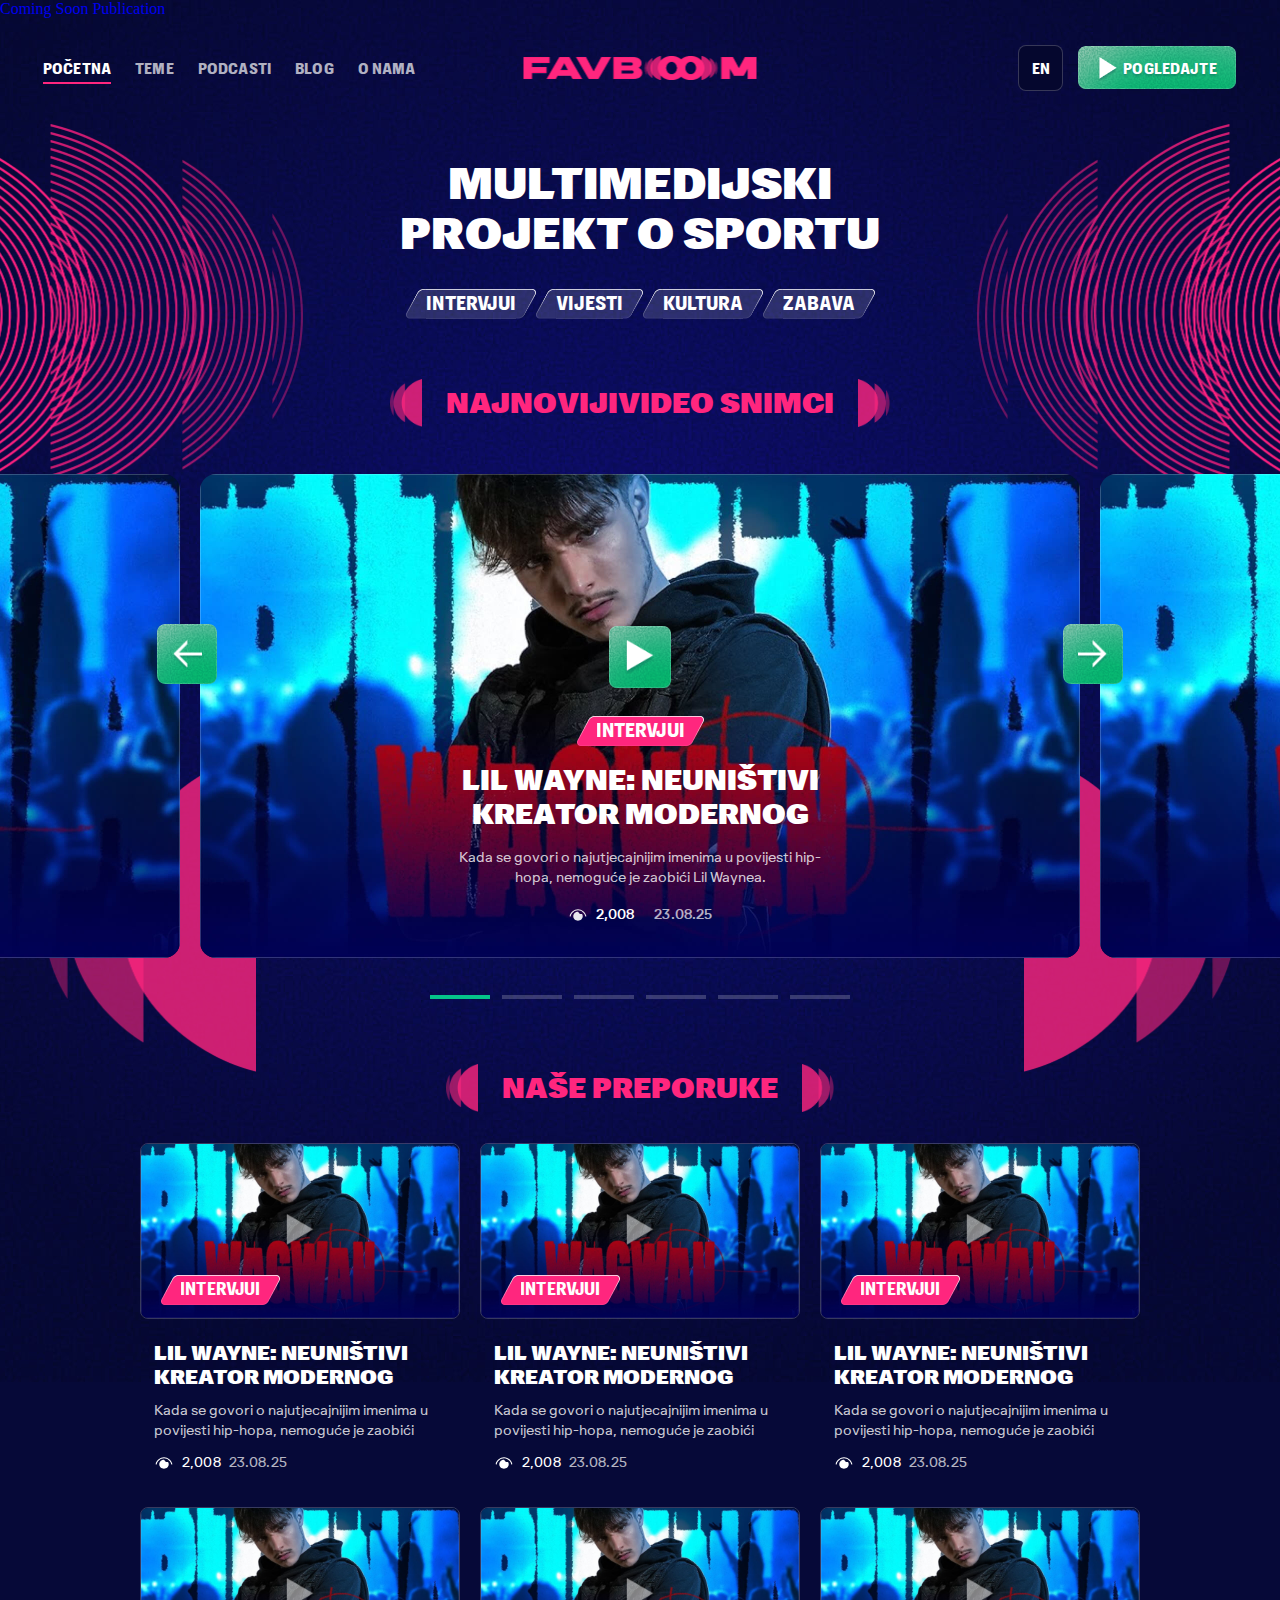
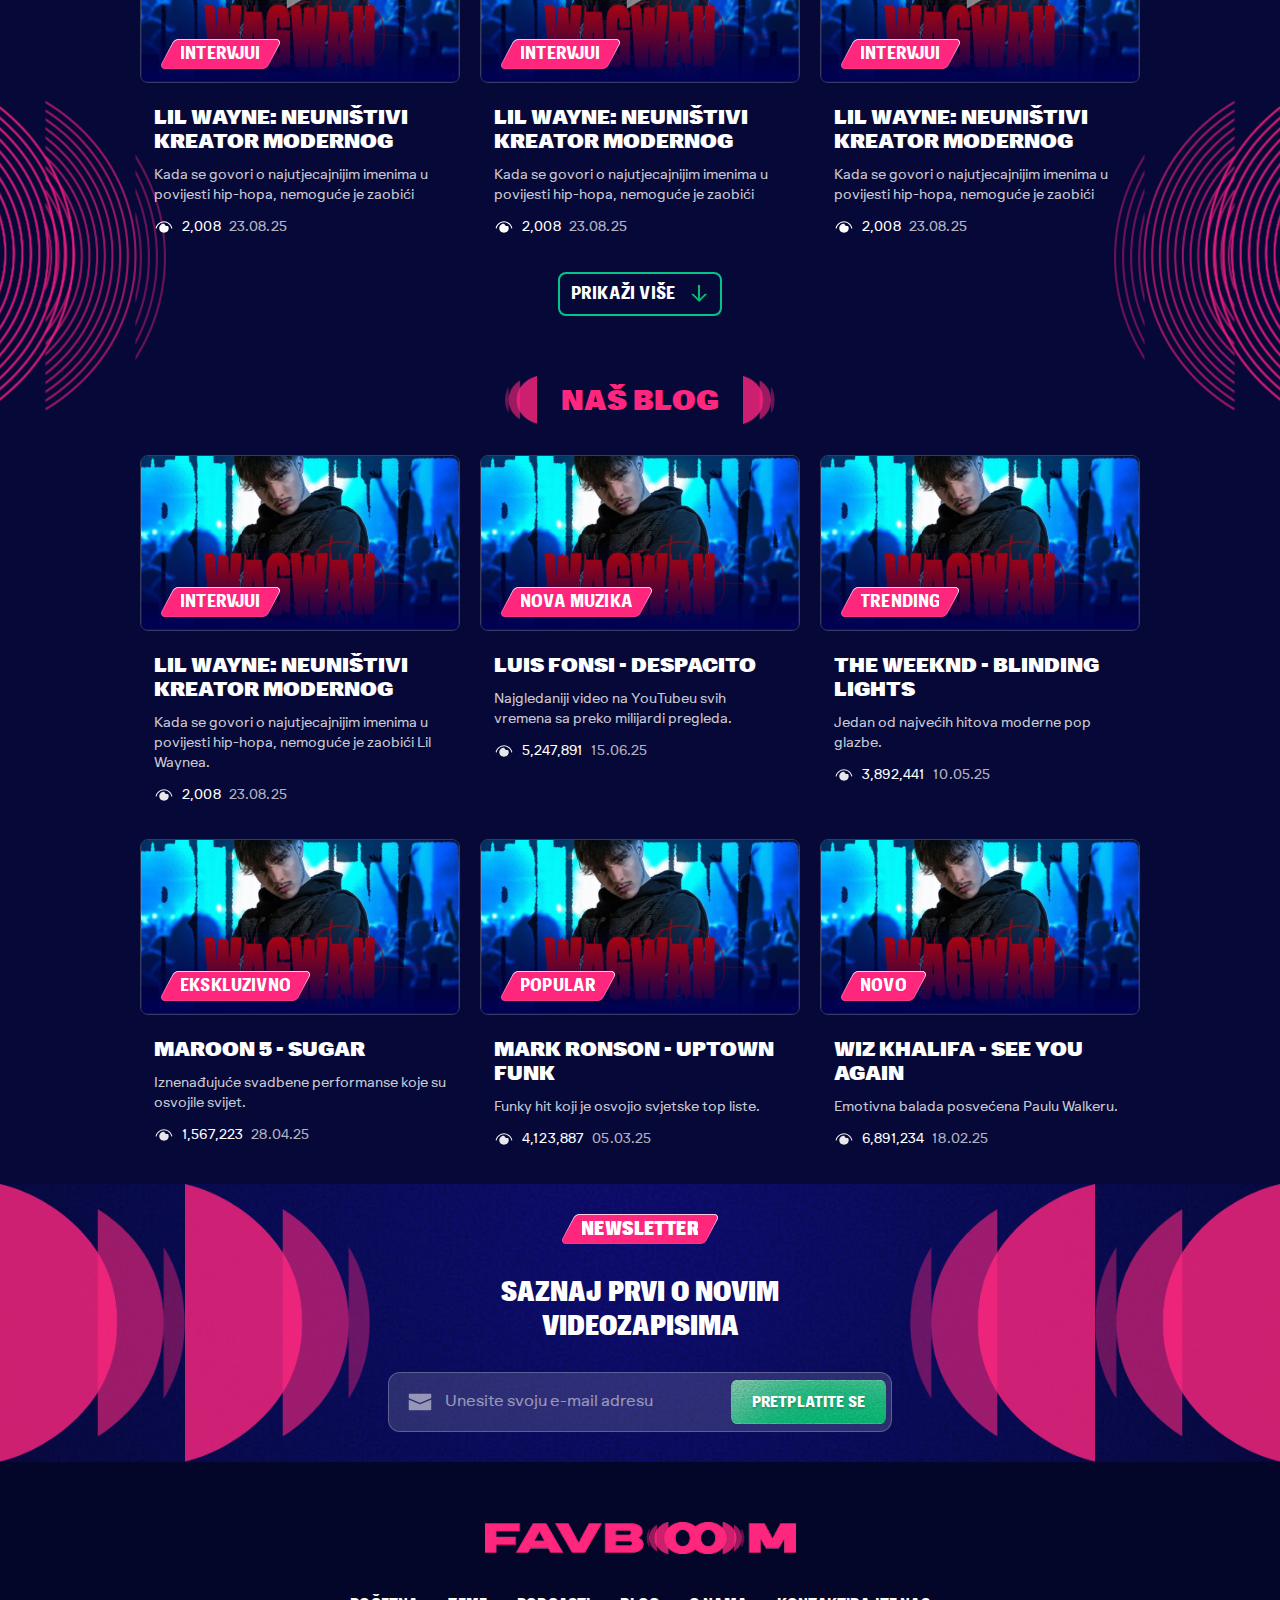
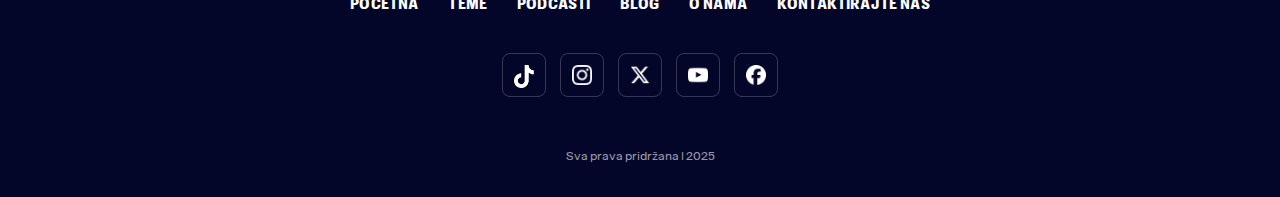
<file: index.html>
<!DOCTYPE html><html lang="ua"><head><meta charset="utf-8"><title>FAVBET</title><meta content="width=device-width, initial-scale=1" name="viewport"><link rel="shortcut icon" href="img/favicon.ico" type="image/x-icon"><link rel="stylesheet" href="css/main.css"></head><body><div class="homePage__bg"></div><div class="header__psevdo"></div><div class="header"><div class="header__test"> <a class="header__test-item" href="commingsoon.html">Coming Soon </a><a class="header__test-item" href="article.html">Publication</a></div><div class="scrolled"></div><div class="container--header"><div class="header__wrapper"><ul class="header__list"> <li class="header__item"><a class="header__item-link" href="index.html">Početna</a></li><li class="header__item"> <a class="header__item-link" href="theme.html">Teme</a></li><li class="header__item"> <a class="header__item-link" href="podcast.html">Podcasti</a></li><li class="header__item"> <a class="header__item-link" href="blog.html">Blog</a></li><li class="header__item"> <a class="header__item-link" href="about.html">O nama</a></li></ul><div class="header__logo"> <img class="header__logo-img" src="img/logo.png" alt="logo"></div><div class="header__buttons"> <div class="header__buttons-lang">EN</div><a class="header__buttons-watch" href="theme.html"> <div class="header__buttons-watch-icon"> <img class="header__buttons-watch-icon-img" src="img/triangle.png" alt="watch-icon"></div><div class="header__buttons-watch-text">Pogledajte</div></a></div><button class="header__burger" aria-label="Menu"><span class="header__burger-line"></span><span class="header__burger-line"></span><span class="header__burger-line"></span></button></div></div><div class="header__mobileMenu"><div class="header__mobileMenu-wrapper"><div class="header__mobileMenu-buttons"> <div class="header__mobileMenu-buttons-lang">EN</div></div><div class="header__mobileMenu-nav"><ul class="header__mobileMenu-list"><li class="header__mobileMenu-item header__mobileMenu-item"><a class="header__mobileMenu-item-link" href="index.html">Početna</a></li><li class="header__mobileMenu-item"><a class="header__mobileMenu-item-link" href="theme.html">Teme</a></li><li class="header__mobileMenu-item"><a class="header__mobileMenu-item-link" href="podcast.html">Podcasti</a></li><li class="header__mobileMenu-item"><a class="header__mobileMenu-item-link" href="blog.html">Blog</a></li><li class="header__mobileMenu-item"><a class="header__mobileMenu-item-link" href="about.html">O nama</a></li><li class="header__mobileMenu-item"><a class="header__mobileMenu-item-link" href="#">Kontaktirajte nas</a></li></ul></div><a class="header__mobileMenu-watch" href="theme.html"> <div class="header__mobileMenu-watch-icon"> <img class="header__mobileMenu-watch-icon-img" src="img/triangle.png" alt="watch-icon"></div><div class="header__mobileMenu-watch-text">Pogledajte</div></a><ul class="header__mobileMenu-socials"><li class="header__mobileMenu-socials-item"><a class="header__mobileMenu-socials-item-link" href="#"><img class="header__mobileMenu-socials-item-img" src="img/Socials/icon-tiktok.png" alt="facebook"></a></li><li class="header__mobileMenu-socials-item"><a class="header__mobileMenu-socials-item-link" href="#"><img class="header__mobileMenu-socials-item-img" src="img/Socials/icon-instagram.png" alt="facebook"></a></li><li class="header__mobileMenu-socials-item"><a class="header__mobileMenu-socials-item-link" href="#"><img class="header__mobileMenu-socials-item-img" src="img/Socials/icon-x.png" alt="facebook"></a></li><li class="header__mobileMenu-socials-item"><a class="header__mobileMenu-socials-item-link" href="#"><img class="header__mobileMenu-socials-item-img" src="img/Socials/icon-youtube.png" alt="instagram"></a></li><li class="header__mobileMenu-socials-item"><a class="header__mobileMenu-socials-item-link" href="#"><img class="header__mobileMenu-socials-item-img" src="img/Socials/icon-facebook.png" alt="twitter"></a></li></ul></div></div></div><div class="homePage"><div class="container--homePage"><div class="homePage__wrapper"><div class="homePage__greeting"><h1 class="homePage__greeting-title">Multimedijski <br>projekt o sportu</h1><div class="homePage__greeting-tags"> <div class="homePage__greeting-tags-topLine"><div class="homePage__greeting-tags-item">Intervjui</div><div class="homePage__greeting-tags-item">vijesti</div></div><div class="homePage__greeting-tags-botLine"><div class="homePage__greeting-tags-item">kultura</div><div class="homePage__greeting-tags-item">zabava</div></div></div></div></div></div><div class="boxTitle"> <div class="boxTitle__decoration-left"><img src="img/header/mobile-menu-decoration-left.png" alt="decoration"></div><h2 class="boxTitle__text"> <p>Najnoviji</p><p>video snimci</p></h2><div class="boxTitle__decoration-right"><img src="img/header/mobile-menu-decoration-right.png" alt="decoration"></div></div><section class="slider"><div class="slider__container"><div class="slider__wrapper"><div class="slider__track"><div class="slider__item" data-index="0"><div class="slider__item-inner"><div class="slider__video"><img class="slider__video-bg" src="img/slider/img-slide.jpg" alt="Video Preview"><button class="slider__play-btn"><img class="slider__play-btn-img" src="img/triangle.png" alt="play"></button></div><div class="slider__content"><div class="slider__tag">INTERVJUI</div><h2 class="slider__title">Lil Wayne: Neuništivi kreator modernog</h2><p class="slider__description">Kada se govori o najutjecajnijim imenima u povijesti hip-hopa, nemoguće je zaobići Lil Waynea.</p><div class="slider__meta"><div class="slider__views"><svg class="slider__views-icon" xmlns="http://www.w3.org/2000/svg" width="20" height="20" viewBox="0 0 20 20" fill="none"><path d="M14.2158 9.30206C14.549 9.92706 14.7212 10.5989 14.7212 11.3021C14.7212 13.7448 12.605 15.7291 10.0001 15.7291C7.39513 15.7291 5.27896 13.7448 5.27896 11.3021C5.27896 8.85935 7.39513 6.87498 10.0001 6.87498C10.039 6.87498 10.1334 6.87498 10.2334 6.90623C10.4222 6.96352 10.5611 7.11456 10.5999 7.29685C10.8332 8.34373 11.8274 9.10935 12.9716 9.10935C13.1827 9.10935 13.3882 9.08331 13.5659 9.03644C13.827 8.96873 14.0936 9.08331 14.2158 9.30206ZM10.0001 4.27081C6.20097 4.27081 2.30743 7.39581 1.67424 10.9531C1.62425 11.2344 1.82976 11.5052 2.12969 11.5521C2.42962 11.5989 2.71844 11.4062 2.76843 11.125C3.26276 8.38019 6.45646 5.31248 10.0001 5.31248C13.5437 5.31248 16.7374 8.38019 17.2262 11.125C17.2706 11.3802 17.5094 11.5625 17.776 11.5625C17.8038 11.5625 17.8371 11.5625 17.8705 11.5573C18.1704 11.5104 18.3759 11.2396 18.3259 10.9583C17.6927 7.39581 13.7992 4.27081 10.0001 4.27081Z" fill="white"></path></svg><span class="slider__views-count">2,008</span></div><div class="slider__date">23.08.25</div></div></div></div></div><div class="slider__item" data-index="1"><div class="slider__item-inner"><div class="slider__video"><img class="slider__video-bg" src="img/slider/img-slide.jpg" alt="Video Preview"><button class="slider__play-btn"><img class="slider__play-btn-img" src="img/triangle.png" alt="play"></button></div><div class="slider__content"><div class="slider__tag">NOVA MUZIKA</div><h2 class="slider__title">LUIS FONSI - DESPACITO</h2><p class="slider__description">Najgledaniji video na YouTubeu svih vremena sa preko milijardi pregleda.</p><div class="slider__meta"><div class="slider__views"><svg class="slider__views-icon" xmlns="http://www.w3.org/2000/svg" width="20" height="20" viewBox="0 0 20 20" fill="none"><path d="M14.2158 9.30206C14.549 9.92706 14.7212 10.5989 14.7212 11.3021C14.7212 13.7448 12.605 15.7291 10.0001 15.7291C7.39513 15.7291 5.27896 13.7448 5.27896 11.3021C5.27896 8.85935 7.39513 6.87498 10.0001 6.87498C10.039 6.87498 10.1334 6.87498 10.2334 6.90623C10.4222 6.96352 10.5611 7.11456 10.5999 7.29685C10.8332 8.34373 11.8274 9.10935 12.9716 9.10935C13.1827 9.10935 13.3882 9.08331 13.5659 9.03644C13.827 8.96873 14.0936 9.08331 14.2158 9.30206ZM10.0001 4.27081C6.20097 4.27081 2.30743 7.39581 1.67424 10.9531C1.62425 11.2344 1.82976 11.5052 2.12969 11.5521C2.42962 11.5989 2.71844 11.4062 2.76843 11.125C3.26276 8.38019 6.45646 5.31248 10.0001 5.31248C13.5437 5.31248 16.7374 8.38019 17.2262 11.125C17.2706 11.3802 17.5094 11.5625 17.776 11.5625C17.8038 11.5625 17.8371 11.5625 17.8705 11.5573C18.1704 11.5104 18.3759 11.2396 18.3259 10.9583C17.6927 7.39581 13.7992 4.27081 10.0001 4.27081Z" fill="white"></path></svg><span class="slider__views-count">5,247,891</span></div><div class="slider__date">15.06.25</div></div></div></div></div><div class="slider__item" data-index="2"><div class="slider__item-inner"><div class="slider__video"><img class="slider__video-bg" src="img/slider/img-slide.jpg" alt="Video Preview"><button class="slider__play-btn"><img class="slider__play-btn-img" src="img/triangle.png" alt="play"></button></div><div class="slider__content"><div class="slider__tag">TRENDING</div><h2 class="slider__title">THE WEEKND - BLINDING LIGHTS</h2><p class="slider__description">Jedan od najvećih hitova moderne pop glazbe.</p><div class="slider__meta"><div class="slider__views"><svg class="slider__views-icon" xmlns="http://www.w3.org/2000/svg" width="20" height="20" viewBox="0 0 20 20" fill="none"><path d="M14.2158 9.30206C14.549 9.92706 14.7212 10.5989 14.7212 11.3021C14.7212 13.7448 12.605 15.7291 10.0001 15.7291C7.39513 15.7291 5.27896 13.7448 5.27896 11.3021C5.27896 8.85935 7.39513 6.87498 10.0001 6.87498C10.039 6.87498 10.1334 6.87498 10.2334 6.90623C10.4222 6.96352 10.5611 7.11456 10.5999 7.29685C10.8332 8.34373 11.8274 9.10935 12.9716 9.10935C13.1827 9.10935 13.3882 9.08331 13.5659 9.03644C13.827 8.96873 14.0936 9.08331 14.2158 9.30206ZM10.0001 4.27081C6.20097 4.27081 2.30743 7.39581 1.67424 10.9531C1.62425 11.2344 1.82976 11.5052 2.12969 11.5521C2.42962 11.5989 2.71844 11.4062 2.76843 11.125C3.26276 8.38019 6.45646 5.31248 10.0001 5.31248C13.5437 5.31248 16.7374 8.38019 17.2262 11.125C17.2706 11.3802 17.5094 11.5625 17.776 11.5625C17.8038 11.5625 17.8371 11.5625 17.8705 11.5573C18.1704 11.5104 18.3759 11.2396 18.3259 10.9583C17.6927 7.39581 13.7992 4.27081 10.0001 4.27081Z" fill="white"></path></svg><span class="slider__views-count">3,892,441</span></div><div class="slider__date">10.05.25</div></div></div></div></div><div class="slider__item" data-index="3"><div class="slider__item-inner"><div class="slider__video"><img class="slider__video-bg" src="img/slider/img-slide.jpg" alt="Video Preview"><button class="slider__play-btn"><img class="slider__play-btn-img" src="img/triangle.png" alt="play"></button></div><div class="slider__content"><div class="slider__tag">EKSKLUZIVNO</div><h2 class="slider__title">MAROON 5 - SUGAR</h2><p class="slider__description">Iznenađujuće svadbene performanse koje su osvojile svijet.</p><div class="slider__meta"><div class="slider__views"><svg class="slider__views-icon" xmlns="http://www.w3.org/2000/svg" width="20" height="20" viewBox="0 0 20 20" fill="none"><path d="M14.2158 9.30206C14.549 9.92706 14.7212 10.5989 14.7212 11.3021C14.7212 13.7448 12.605 15.7291 10.0001 15.7291C7.39513 15.7291 5.27896 13.7448 5.27896 11.3021C5.27896 8.85935 7.39513 6.87498 10.0001 6.87498C10.039 6.87498 10.1334 6.87498 10.2334 6.90623C10.4222 6.96352 10.5611 7.11456 10.5999 7.29685C10.8332 8.34373 11.8274 9.10935 12.9716 9.10935C13.1827 9.10935 13.3882 9.08331 13.5659 9.03644C13.827 8.96873 14.0936 9.08331 14.2158 9.30206ZM10.0001 4.27081C6.20097 4.27081 2.30743 7.39581 1.67424 10.9531C1.62425 11.2344 1.82976 11.5052 2.12969 11.5521C2.42962 11.5989 2.71844 11.4062 2.76843 11.125C3.26276 8.38019 6.45646 5.31248 10.0001 5.31248C13.5437 5.31248 16.7374 8.38019 17.2262 11.125C17.2706 11.3802 17.5094 11.5625 17.776 11.5625C17.8038 11.5625 17.8371 11.5625 17.8705 11.5573C18.1704 11.5104 18.3759 11.2396 18.3259 10.9583C17.6927 7.39581 13.7992 4.27081 10.0001 4.27081Z" fill="white"></path></svg><span class="slider__views-count">1,567,223</span></div><div class="slider__date">28.04.25</div></div></div></div></div><div class="slider__item" data-index="4"><div class="slider__item-inner"><div class="slider__video"><img class="slider__video-bg" src="img/slider/img-slide.jpg" alt="Video Preview"><button class="slider__play-btn"><img class="slider__play-btn-img" src="img/triangle.png" alt="play"></button></div><div class="slider__content"><div class="slider__tag">POPULAR</div><h2 class="slider__title">MARK RONSON - UPTOWN FUNK</h2><p class="slider__description">Funky hit koji je osvojio svjetske top liste.</p><div class="slider__meta"><div class="slider__views"><svg class="slider__views-icon" xmlns="http://www.w3.org/2000/svg" width="20" height="20" viewBox="0 0 20 20" fill="none"><path d="M14.2158 9.30206C14.549 9.92706 14.7212 10.5989 14.7212 11.3021C14.7212 13.7448 12.605 15.7291 10.0001 15.7291C7.39513 15.7291 5.27896 13.7448 5.27896 11.3021C5.27896 8.85935 7.39513 6.87498 10.0001 6.87498C10.039 6.87498 10.1334 6.87498 10.2334 6.90623C10.4222 6.96352 10.5611 7.11456 10.5999 7.29685C10.8332 8.34373 11.8274 9.10935 12.9716 9.10935C13.1827 9.10935 13.3882 9.08331 13.5659 9.03644C13.827 8.96873 14.0936 9.08331 14.2158 9.30206ZM10.0001 4.27081C6.20097 4.27081 2.30743 7.39581 1.67424 10.9531C1.62425 11.2344 1.82976 11.5052 2.12969 11.5521C2.42962 11.5989 2.71844 11.4062 2.76843 11.125C3.26276 8.38019 6.45646 5.31248 10.0001 5.31248C13.5437 5.31248 16.7374 8.38019 17.2262 11.125C17.2706 11.3802 17.5094 11.5625 17.776 11.5625C17.8038 11.5625 17.8371 11.5625 17.8705 11.5573C18.1704 11.5104 18.3759 11.2396 18.3259 10.9583C17.6927 7.39581 13.7992 4.27081 10.0001 4.27081Z" fill="white"></path></svg><span class="slider__views-count">4,123,887</span></div><div class="slider__date">05.03.25</div></div></div></div></div><div class="slider__item" data-index="5"><div class="slider__item-inner"><div class="slider__video"><img class="slider__video-bg" src="img/slider/img-slide.jpg" alt="Video Preview"><button class="slider__play-btn"><img class="slider__play-btn-img" src="img/triangle.png" alt="play"></button></div><div class="slider__content"><div class="slider__tag">NOVO</div><h2 class="slider__title">WIZ KHALIFA - SEE YOU AGAIN</h2><p class="slider__description">Emotivna balada posvećena Paulu Walkeru.</p><div class="slider__meta"><div class="slider__views"><svg class="slider__views-icon" xmlns="http://www.w3.org/2000/svg" width="20" height="20" viewBox="0 0 20 20" fill="none"><path d="M14.2158 9.30206C14.549 9.92706 14.7212 10.5989 14.7212 11.3021C14.7212 13.7448 12.605 15.7291 10.0001 15.7291C7.39513 15.7291 5.27896 13.7448 5.27896 11.3021C5.27896 8.85935 7.39513 6.87498 10.0001 6.87498C10.039 6.87498 10.1334 6.87498 10.2334 6.90623C10.4222 6.96352 10.5611 7.11456 10.5999 7.29685C10.8332 8.34373 11.8274 9.10935 12.9716 9.10935C13.1827 9.10935 13.3882 9.08331 13.5659 9.03644C13.827 8.96873 14.0936 9.08331 14.2158 9.30206ZM10.0001 4.27081C6.20097 4.27081 2.30743 7.39581 1.67424 10.9531C1.62425 11.2344 1.82976 11.5052 2.12969 11.5521C2.42962 11.5989 2.71844 11.4062 2.76843 11.125C3.26276 8.38019 6.45646 5.31248 10.0001 5.31248C13.5437 5.31248 16.7374 8.38019 17.2262 11.125C17.2706 11.3802 17.5094 11.5625 17.776 11.5625C17.8038 11.5625 17.8371 11.5625 17.8705 11.5573C18.1704 11.5104 18.3759 11.2396 18.3259 10.9583C17.6927 7.39581 13.7992 4.27081 10.0001 4.27081Z" fill="white"></path></svg><span class="slider__views-count">6,891,234</span></div><div class="slider__date">18.02.25</div></div></div></div></div><button class="slider__arrow slider__arrow--prev" aria-label="Previous slide"><img class="slider__arrow-img" src="img/slider/button-arrow.png" alt="Previous slide"></button><button class="slider__arrow slider__arrow--next" aria-label="Next slide"><img class="slider__arrow-img" src="img/slider/button-arrow.png" alt="Next slide"></button></div></div><div class="slider__pagination"><button class="slider__pagination-arrow slider__pagination-arrow--prev" aria-label="Previous slide"><img class="slider__pagination-arrow-img" src="img/slider/arrow-mob.png" alt="Previous slide"></button><div class="slider__pagination-dots"></div><button class="slider__pagination-arrow slider__pagination-arrow--next" aria-label="Next slide"><img class="slider__pagination-arrow-img" src="img/slider/arrow-mob.png" alt="Next slide"></button></div></div></section><div class="boxTitle"> <div class="boxTitle__decoration-left"><img src="img/header/mobile-menu-decoration-left.png" alt="decoration"></div><h2 class="boxTitle__text"> <p>Naše preporuke</p><p></p></h2><div class="boxTitle__decoration-right"><img src="img/header/mobile-menu-decoration-right.png" alt="decoration"></div></div><section class="videoList"><div class="container--videoList"><div class="videoList__grid"><div class="videoList__item"><div class="videoList__video"><img class="videoList__video-bg" src="img/slider/img-slide.jpg" alt="Video Preview"><button class="videoList__play-btn"><img class="videoList__play-btn-img" src="img/triangle.png" alt="play"></button></div><div class="videoList__tag">INTERVJUI</div><div class="videoList__content"><h3 class="videoList__title-item">Lil Wayne: Neuništivi kreator modernog</h3><p class="videoList__description">Kada se govori o najutjecajnijim imenima u povijesti hip-hopa, nemoguće je zaobići </p><div class="videoList__meta"><div class="videoList__views"><svg class="videoList__views-icon" xmlns="http://www.w3.org/2000/svg" width="20" height="20" viewBox="0 0 20 20" fill="none"><path d="M14.2158 9.30206C14.549 9.92706 14.7212 10.5989 14.7212 11.3021C14.7212 13.7448 12.605 15.7291 10.0001 15.7291C7.39513 15.7291 5.27896 13.7448 5.27896 11.3021C5.27896 8.85935 7.39513 6.87498 10.0001 6.87498C10.039 6.87498 10.1334 6.87498 10.2334 6.90623C10.4222 6.96352 10.5611 7.11456 10.5999 7.29685C10.8332 8.34373 11.8274 9.10935 12.9716 9.10935C13.1827 9.10935 13.3882 9.08331 13.5659 9.03644C13.827 8.96873 14.0936 9.08331 14.2158 9.30206ZM10.0001 4.27081C6.20097 4.27081 2.30743 7.39581 1.67424 10.9531C1.62425 11.2344 1.82976 11.5052 2.12969 11.5521C2.42962 11.5989 2.71844 11.4062 2.76843 11.125C3.26276 8.38019 6.45646 5.31248 10.0001 5.31248C13.5437 5.31248 16.7374 8.38019 17.2262 11.125C17.2706 11.3802 17.5094 11.5625 17.776 11.5625C17.8038 11.5625 17.8371 11.5625 17.8705 11.5573C18.1704 11.5104 18.3759 11.2396 18.3259 10.9583C17.6927 7.39581 13.7992 4.27081 10.0001 4.27081Z" fill="white"></path></svg><span class="videoList__views-count">2,008</span></div><div class="videoList__date">23.08.25</div></div></div></div><div class="videoList__item"><div class="videoList__video"><img class="videoList__video-bg" src="img/slider/img-slide.jpg" alt="Video Preview"><button class="videoList__play-btn"><img class="videoList__play-btn-img" src="img/triangle.png" alt="play"></button></div><div class="videoList__tag">INTERVJUI</div><div class="videoList__content"><h3 class="videoList__title-item">Lil Wayne: Neuništivi kreator modernog</h3><p class="videoList__description">Kada se govori o najutjecajnijim imenima u povijesti hip-hopa, nemoguće je zaobići </p><div class="videoList__meta"><div class="videoList__views"><svg class="videoList__views-icon" xmlns="http://www.w3.org/2000/svg" width="20" height="20" viewBox="0 0 20 20" fill="none"><path d="M14.2158 9.30206C14.549 9.92706 14.7212 10.5989 14.7212 11.3021C14.7212 13.7448 12.605 15.7291 10.0001 15.7291C7.39513 15.7291 5.27896 13.7448 5.27896 11.3021C5.27896 8.85935 7.39513 6.87498 10.0001 6.87498C10.039 6.87498 10.1334 6.87498 10.2334 6.90623C10.4222 6.96352 10.5611 7.11456 10.5999 7.29685C10.8332 8.34373 11.8274 9.10935 12.9716 9.10935C13.1827 9.10935 13.3882 9.08331 13.5659 9.03644C13.827 8.96873 14.0936 9.08331 14.2158 9.30206ZM10.0001 4.27081C6.20097 4.27081 2.30743 7.39581 1.67424 10.9531C1.62425 11.2344 1.82976 11.5052 2.12969 11.5521C2.42962 11.5989 2.71844 11.4062 2.76843 11.125C3.26276 8.38019 6.45646 5.31248 10.0001 5.31248C13.5437 5.31248 16.7374 8.38019 17.2262 11.125C17.2706 11.3802 17.5094 11.5625 17.776 11.5625C17.8038 11.5625 17.8371 11.5625 17.8705 11.5573C18.1704 11.5104 18.3759 11.2396 18.3259 10.9583C17.6927 7.39581 13.7992 4.27081 10.0001 4.27081Z" fill="white"></path></svg><span class="videoList__views-count">2,008</span></div><div class="videoList__date">23.08.25</div></div></div></div><div class="videoList__item"><div class="videoList__video"><img class="videoList__video-bg" src="img/slider/img-slide.jpg" alt="Video Preview"><button class="videoList__play-btn"><img class="videoList__play-btn-img" src="img/triangle.png" alt="play"></button></div><div class="videoList__tag">INTERVJUI</div><div class="videoList__content"><h3 class="videoList__title-item">Lil Wayne: Neuništivi kreator modernog</h3><p class="videoList__description">Kada se govori o najutjecajnijim imenima u povijesti hip-hopa, nemoguće je zaobići </p><div class="videoList__meta"><div class="videoList__views"><svg class="videoList__views-icon" xmlns="http://www.w3.org/2000/svg" width="20" height="20" viewBox="0 0 20 20" fill="none"><path d="M14.2158 9.30206C14.549 9.92706 14.7212 10.5989 14.7212 11.3021C14.7212 13.7448 12.605 15.7291 10.0001 15.7291C7.39513 15.7291 5.27896 13.7448 5.27896 11.3021C5.27896 8.85935 7.39513 6.87498 10.0001 6.87498C10.039 6.87498 10.1334 6.87498 10.2334 6.90623C10.4222 6.96352 10.5611 7.11456 10.5999 7.29685C10.8332 8.34373 11.8274 9.10935 12.9716 9.10935C13.1827 9.10935 13.3882 9.08331 13.5659 9.03644C13.827 8.96873 14.0936 9.08331 14.2158 9.30206ZM10.0001 4.27081C6.20097 4.27081 2.30743 7.39581 1.67424 10.9531C1.62425 11.2344 1.82976 11.5052 2.12969 11.5521C2.42962 11.5989 2.71844 11.4062 2.76843 11.125C3.26276 8.38019 6.45646 5.31248 10.0001 5.31248C13.5437 5.31248 16.7374 8.38019 17.2262 11.125C17.2706 11.3802 17.5094 11.5625 17.776 11.5625C17.8038 11.5625 17.8371 11.5625 17.8705 11.5573C18.1704 11.5104 18.3759 11.2396 18.3259 10.9583C17.6927 7.39581 13.7992 4.27081 10.0001 4.27081Z" fill="white"></path></svg><span class="videoList__views-count">2,008</span></div><div class="videoList__date">23.08.25</div></div></div></div><div class="videoList__item"><div class="videoList__video"><img class="videoList__video-bg" src="img/slider/img-slide.jpg" alt="Video Preview"><button class="videoList__play-btn"><img class="videoList__play-btn-img" src="img/triangle.png" alt="play"></button></div><div class="videoList__tag">INTERVJUI</div><div class="videoList__content"><h3 class="videoList__title-item">Lil Wayne: Neuništivi kreator modernog</h3><p class="videoList__description">Kada se govori o najutjecajnijim imenima u povijesti hip-hopa, nemoguće je zaobići </p><div class="videoList__meta"><div class="videoList__views"><svg class="videoList__views-icon" xmlns="http://www.w3.org/2000/svg" width="20" height="20" viewBox="0 0 20 20" fill="none"><path d="M14.2158 9.30206C14.549 9.92706 14.7212 10.5989 14.7212 11.3021C14.7212 13.7448 12.605 15.7291 10.0001 15.7291C7.39513 15.7291 5.27896 13.7448 5.27896 11.3021C5.27896 8.85935 7.39513 6.87498 10.0001 6.87498C10.039 6.87498 10.1334 6.87498 10.2334 6.90623C10.4222 6.96352 10.5611 7.11456 10.5999 7.29685C10.8332 8.34373 11.8274 9.10935 12.9716 9.10935C13.1827 9.10935 13.3882 9.08331 13.5659 9.03644C13.827 8.96873 14.0936 9.08331 14.2158 9.30206ZM10.0001 4.27081C6.20097 4.27081 2.30743 7.39581 1.67424 10.9531C1.62425 11.2344 1.82976 11.5052 2.12969 11.5521C2.42962 11.5989 2.71844 11.4062 2.76843 11.125C3.26276 8.38019 6.45646 5.31248 10.0001 5.31248C13.5437 5.31248 16.7374 8.38019 17.2262 11.125C17.2706 11.3802 17.5094 11.5625 17.776 11.5625C17.8038 11.5625 17.8371 11.5625 17.8705 11.5573C18.1704 11.5104 18.3759 11.2396 18.3259 10.9583C17.6927 7.39581 13.7992 4.27081 10.0001 4.27081Z" fill="white"></path></svg><span class="videoList__views-count">2,008</span></div><div class="videoList__date">23.08.25</div></div></div></div><div class="videoList__item"><div class="videoList__video"><img class="videoList__video-bg" src="img/slider/img-slide.jpg" alt="Video Preview"><button class="videoList__play-btn"><img class="videoList__play-btn-img" src="img/triangle.png" alt="play"></button></div><div class="videoList__tag">INTERVJUI</div><div class="videoList__content"><h3 class="videoList__title-item">Lil Wayne: Neuništivi kreator modernog</h3><p class="videoList__description">Kada se govori o najutjecajnijim imenima u povijesti hip-hopa, nemoguće je zaobići </p><div class="videoList__meta"><div class="videoList__views"><svg class="videoList__views-icon" xmlns="http://www.w3.org/2000/svg" width="20" height="20" viewBox="0 0 20 20" fill="none"><path d="M14.2158 9.30206C14.549 9.92706 14.7212 10.5989 14.7212 11.3021C14.7212 13.7448 12.605 15.7291 10.0001 15.7291C7.39513 15.7291 5.27896 13.7448 5.27896 11.3021C5.27896 8.85935 7.39513 6.87498 10.0001 6.87498C10.039 6.87498 10.1334 6.87498 10.2334 6.90623C10.4222 6.96352 10.5611 7.11456 10.5999 7.29685C10.8332 8.34373 11.8274 9.10935 12.9716 9.10935C13.1827 9.10935 13.3882 9.08331 13.5659 9.03644C13.827 8.96873 14.0936 9.08331 14.2158 9.30206ZM10.0001 4.27081C6.20097 4.27081 2.30743 7.39581 1.67424 10.9531C1.62425 11.2344 1.82976 11.5052 2.12969 11.5521C2.42962 11.5989 2.71844 11.4062 2.76843 11.125C3.26276 8.38019 6.45646 5.31248 10.0001 5.31248C13.5437 5.31248 16.7374 8.38019 17.2262 11.125C17.2706 11.3802 17.5094 11.5625 17.776 11.5625C17.8038 11.5625 17.8371 11.5625 17.8705 11.5573C18.1704 11.5104 18.3759 11.2396 18.3259 10.9583C17.6927 7.39581 13.7992 4.27081 10.0001 4.27081Z" fill="white"></path></svg><span class="videoList__views-count">2,008</span></div><div class="videoList__date">23.08.25</div></div></div></div><div class="videoList__item"><div class="videoList__video"><img class="videoList__video-bg" src="img/slider/img-slide.jpg" alt="Video Preview"><button class="videoList__play-btn"><img class="videoList__play-btn-img" src="img/triangle.png" alt="play"></button></div><div class="videoList__tag">INTERVJUI</div><div class="videoList__content"><h3 class="videoList__title-item">Lil Wayne: Neuništivi kreator modernog</h3><p class="videoList__description">Kada se govori o najutjecajnijim imenima u povijesti hip-hopa, nemoguće je zaobići </p><div class="videoList__meta"><div class="videoList__views"><svg class="videoList__views-icon" xmlns="http://www.w3.org/2000/svg" width="20" height="20" viewBox="0 0 20 20" fill="none"><path d="M14.2158 9.30206C14.549 9.92706 14.7212 10.5989 14.7212 11.3021C14.7212 13.7448 12.605 15.7291 10.0001 15.7291C7.39513 15.7291 5.27896 13.7448 5.27896 11.3021C5.27896 8.85935 7.39513 6.87498 10.0001 6.87498C10.039 6.87498 10.1334 6.87498 10.2334 6.90623C10.4222 6.96352 10.5611 7.11456 10.5999 7.29685C10.8332 8.34373 11.8274 9.10935 12.9716 9.10935C13.1827 9.10935 13.3882 9.08331 13.5659 9.03644C13.827 8.96873 14.0936 9.08331 14.2158 9.30206ZM10.0001 4.27081C6.20097 4.27081 2.30743 7.39581 1.67424 10.9531C1.62425 11.2344 1.82976 11.5052 2.12969 11.5521C2.42962 11.5989 2.71844 11.4062 2.76843 11.125C3.26276 8.38019 6.45646 5.31248 10.0001 5.31248C13.5437 5.31248 16.7374 8.38019 17.2262 11.125C17.2706 11.3802 17.5094 11.5625 17.776 11.5625C17.8038 11.5625 17.8371 11.5625 17.8705 11.5573C18.1704 11.5104 18.3759 11.2396 18.3259 10.9583C17.6927 7.39581 13.7992 4.27081 10.0001 4.27081Z" fill="white"></path></svg><span class="videoList__views-count">2,008</span></div><div class="videoList__date">23.08.25</div></div></div></div><div class="videoList__item"><div class="videoList__video"><img class="videoList__video-bg" src="img/slider/img-slide.jpg" alt="Video Preview"><button class="videoList__play-btn"><img class="videoList__play-btn-img" src="img/triangle.png" alt="play"></button></div><div class="videoList__tag">INTERVJUI</div><div class="videoList__content"><h3 class="videoList__title-item">Lil Wayne: Neuništivi kreator modernog</h3><p class="videoList__description">Kada se govori o najutjecajnijim imenima u povijesti hip-hopa, nemoguće je zaobići </p><div class="videoList__meta"><div class="videoList__views"><svg class="videoList__views-icon" xmlns="http://www.w3.org/2000/svg" width="20" height="20" viewBox="0 0 20 20" fill="none"><path d="M14.2158 9.30206C14.549 9.92706 14.7212 10.5989 14.7212 11.3021C14.7212 13.7448 12.605 15.7291 10.0001 15.7291C7.39513 15.7291 5.27896 13.7448 5.27896 11.3021C5.27896 8.85935 7.39513 6.87498 10.0001 6.87498C10.039 6.87498 10.1334 6.87498 10.2334 6.90623C10.4222 6.96352 10.5611 7.11456 10.5999 7.29685C10.8332 8.34373 11.8274 9.10935 12.9716 9.10935C13.1827 9.10935 13.3882 9.08331 13.5659 9.03644C13.827 8.96873 14.0936 9.08331 14.2158 9.30206ZM10.0001 4.27081C6.20097 4.27081 2.30743 7.39581 1.67424 10.9531C1.62425 11.2344 1.82976 11.5052 2.12969 11.5521C2.42962 11.5989 2.71844 11.4062 2.76843 11.125C3.26276 8.38019 6.45646 5.31248 10.0001 5.31248C13.5437 5.31248 16.7374 8.38019 17.2262 11.125C17.2706 11.3802 17.5094 11.5625 17.776 11.5625C17.8038 11.5625 17.8371 11.5625 17.8705 11.5573C18.1704 11.5104 18.3759 11.2396 18.3259 10.9583C17.6927 7.39581 13.7992 4.27081 10.0001 4.27081Z" fill="white"></path></svg><span class="videoList__views-count">2,008</span></div><div class="videoList__date">23.08.25</div></div></div></div><div class="videoList__item"><div class="videoList__video"><img class="videoList__video-bg" src="img/slider/img-slide.jpg" alt="Video Preview"><button class="videoList__play-btn"><img class="videoList__play-btn-img" src="img/triangle.png" alt="play"></button></div><div class="videoList__tag">INTERVJUI</div><div class="videoList__content"><h3 class="videoList__title-item">Lil Wayne: Neuništivi kreator modernog</h3><p class="videoList__description">Kada se govori o najutjecajnijim imenima u povijesti hip-hopa, nemoguće je zaobići </p><div class="videoList__meta"><div class="videoList__views"><svg class="videoList__views-icon" xmlns="http://www.w3.org/2000/svg" width="20" height="20" viewBox="0 0 20 20" fill="none"><path d="M14.2158 9.30206C14.549 9.92706 14.7212 10.5989 14.7212 11.3021C14.7212 13.7448 12.605 15.7291 10.0001 15.7291C7.39513 15.7291 5.27896 13.7448 5.27896 11.3021C5.27896 8.85935 7.39513 6.87498 10.0001 6.87498C10.039 6.87498 10.1334 6.87498 10.2334 6.90623C10.4222 6.96352 10.5611 7.11456 10.5999 7.29685C10.8332 8.34373 11.8274 9.10935 12.9716 9.10935C13.1827 9.10935 13.3882 9.08331 13.5659 9.03644C13.827 8.96873 14.0936 9.08331 14.2158 9.30206ZM10.0001 4.27081C6.20097 4.27081 2.30743 7.39581 1.67424 10.9531C1.62425 11.2344 1.82976 11.5052 2.12969 11.5521C2.42962 11.5989 2.71844 11.4062 2.76843 11.125C3.26276 8.38019 6.45646 5.31248 10.0001 5.31248C13.5437 5.31248 16.7374 8.38019 17.2262 11.125C17.2706 11.3802 17.5094 11.5625 17.776 11.5625C17.8038 11.5625 17.8371 11.5625 17.8705 11.5573C18.1704 11.5104 18.3759 11.2396 18.3259 10.9583C17.6927 7.39581 13.7992 4.27081 10.0001 4.27081Z" fill="white"></path></svg><span class="videoList__views-count">2,008</span></div><div class="videoList__date">23.08.25</div></div></div></div><div class="videoList__item"><div class="videoList__video"><img class="videoList__video-bg" src="img/slider/img-slide.jpg" alt="Video Preview"><button class="videoList__play-btn"><img class="videoList__play-btn-img" src="img/triangle.png" alt="play"></button></div><div class="videoList__tag">INTERVJUI</div><div class="videoList__content"><h3 class="videoList__title-item">Lil Wayne: Neuništivi kreator modernog</h3><p class="videoList__description">Kada se govori o najutjecajnijim imenima u povijesti hip-hopa, nemoguće je zaobići </p><div class="videoList__meta"><div class="videoList__views"><svg class="videoList__views-icon" xmlns="http://www.w3.org/2000/svg" width="20" height="20" viewBox="0 0 20 20" fill="none"><path d="M14.2158 9.30206C14.549 9.92706 14.7212 10.5989 14.7212 11.3021C14.7212 13.7448 12.605 15.7291 10.0001 15.7291C7.39513 15.7291 5.27896 13.7448 5.27896 11.3021C5.27896 8.85935 7.39513 6.87498 10.0001 6.87498C10.039 6.87498 10.1334 6.87498 10.2334 6.90623C10.4222 6.96352 10.5611 7.11456 10.5999 7.29685C10.8332 8.34373 11.8274 9.10935 12.9716 9.10935C13.1827 9.10935 13.3882 9.08331 13.5659 9.03644C13.827 8.96873 14.0936 9.08331 14.2158 9.30206ZM10.0001 4.27081C6.20097 4.27081 2.30743 7.39581 1.67424 10.9531C1.62425 11.2344 1.82976 11.5052 2.12969 11.5521C2.42962 11.5989 2.71844 11.4062 2.76843 11.125C3.26276 8.38019 6.45646 5.31248 10.0001 5.31248C13.5437 5.31248 16.7374 8.38019 17.2262 11.125C17.2706 11.3802 17.5094 11.5625 17.776 11.5625C17.8038 11.5625 17.8371 11.5625 17.8705 11.5573C18.1704 11.5104 18.3759 11.2396 18.3259 10.9583C17.6927 7.39581 13.7992 4.27081 10.0001 4.27081Z" fill="white"></path></svg><span class="videoList__views-count">2,008</span></div><div class="videoList__date">23.08.25</div></div></div></div><div class="videoList__item"><div class="videoList__video"><img class="videoList__video-bg" src="img/slider/img-slide.jpg" alt="Video Preview"><button class="videoList__play-btn"><img class="videoList__play-btn-img" src="img/triangle.png" alt="play"></button></div><div class="videoList__tag">INTERVJUI</div><div class="videoList__content"><h3 class="videoList__title-item">Lil Wayne: Neuništivi kreator modernog</h3><p class="videoList__description">Kada se govori o najutjecajnijim imenima u povijesti hip-hopa, nemoguće je zaobići </p><div class="videoList__meta"><div class="videoList__views"><svg class="videoList__views-icon" xmlns="http://www.w3.org/2000/svg" width="20" height="20" viewBox="0 0 20 20" fill="none"><path d="M14.2158 9.30206C14.549 9.92706 14.7212 10.5989 14.7212 11.3021C14.7212 13.7448 12.605 15.7291 10.0001 15.7291C7.39513 15.7291 5.27896 13.7448 5.27896 11.3021C5.27896 8.85935 7.39513 6.87498 10.0001 6.87498C10.039 6.87498 10.1334 6.87498 10.2334 6.90623C10.4222 6.96352 10.5611 7.11456 10.5999 7.29685C10.8332 8.34373 11.8274 9.10935 12.9716 9.10935C13.1827 9.10935 13.3882 9.08331 13.5659 9.03644C13.827 8.96873 14.0936 9.08331 14.2158 9.30206ZM10.0001 4.27081C6.20097 4.27081 2.30743 7.39581 1.67424 10.9531C1.62425 11.2344 1.82976 11.5052 2.12969 11.5521C2.42962 11.5989 2.71844 11.4062 2.76843 11.125C3.26276 8.38019 6.45646 5.31248 10.0001 5.31248C13.5437 5.31248 16.7374 8.38019 17.2262 11.125C17.2706 11.3802 17.5094 11.5625 17.776 11.5625C17.8038 11.5625 17.8371 11.5625 17.8705 11.5573C18.1704 11.5104 18.3759 11.2396 18.3259 10.9583C17.6927 7.39581 13.7992 4.27081 10.0001 4.27081Z" fill="white"></path></svg><span class="videoList__views-count">2,008</span></div><div class="videoList__date">23.08.25</div></div></div></div></div><button class="videoList__load-more"><span>Prikaži više</span><div class="videoList__load-more-icon"><img class="videoList__load-more-icon-default" src="img/slider/arrow-mob.png" alt="arrow"><img class="videoList__load-more-icon-hover" src="img/arrow-white.png" alt="arrow"></div></button></div></section><div class="boxTitle"> <div class="boxTitle__decoration-left"><img src="img/header/mobile-menu-decoration-left.png" alt="decoration"></div><h2 class="boxTitle__text"> <p>Naš blog</p><p></p></h2><div class="boxTitle__decoration-right"><img src="img/header/mobile-menu-decoration-right.png" alt="decoration"></div></div><section class="listSlider"><div class="container--listSlider"><div class="listSlider__wrapper"><div class="listSlider__track"><div class="listSlider__item" data-index="0"><div class="listSlider__item-inner"><div class="listSlider__video"><img class="listSlider__video-bg" src="img/slider/img-slide.jpg" alt="Video Preview"><button class="listSlider__play-btn"><img class="listSlider__play-btn-img" src="img/triangle.png" alt="play"></button></div><div class="listSlider__tag">INTERVJUI</div><div class="listSlider__content"><h2 class="listSlider__title">Lil Wayne: Neuništivi kreator modernog</h2><p class="listSlider__description">Kada se govori o najutjecajnijim imenima u povijesti hip-hopa, nemoguće je zaobići Lil Waynea.</p><div class="listSlider__meta"><div class="listSlider__views"><svg class="listSlider__views-icon" xmlns="http://www.w3.org/2000/svg" width="20" height="20" viewBox="0 0 20 20" fill="none"><path d="M14.2158 9.30206C14.549 9.92706 14.7212 10.5989 14.7212 11.3021C14.7212 13.7448 12.605 15.7291 10.0001 15.7291C7.39513 15.7291 5.27896 13.7448 5.27896 11.3021C5.27896 8.85935 7.39513 6.87498 10.0001 6.87498C10.039 6.87498 10.1334 6.87498 10.2334 6.90623C10.4222 6.96352 10.5611 7.11456 10.5999 7.29685C10.8332 8.34373 11.8274 9.10935 12.9716 9.10935C13.1827 9.10935 13.3882 9.08331 13.5659 9.03644C13.827 8.96873 14.0936 9.08331 14.2158 9.30206ZM10.0001 4.27081C6.20097 4.27081 2.30743 7.39581 1.67424 10.9531C1.62425 11.2344 1.82976 11.5052 2.12969 11.5521C2.42962 11.5989 2.71844 11.4062 2.76843 11.125C3.26276 8.38019 6.45646 5.31248 10.0001 5.31248C13.5437 5.31248 16.7374 8.38019 17.2262 11.125C17.2706 11.3802 17.5094 11.5625 17.776 11.5625C17.8038 11.5625 17.8371 11.5625 17.8705 11.5573C18.1704 11.5104 18.3759 11.2396 18.3259 10.9583C17.6927 7.39581 13.7992 4.27081 10.0001 4.27081Z" fill="white"></path></svg><span class="listSlider__views-count">2,008</span></div><div class="listSlider__date">23.08.25</div></div></div></div></div><div class="listSlider__item" data-index="1"><div class="listSlider__item-inner"><div class="listSlider__video"><img class="listSlider__video-bg" src="img/slider/img-slide.jpg" alt="Video Preview"><button class="listSlider__play-btn"><img class="listSlider__play-btn-img" src="img/triangle.png" alt="play"></button></div><div class="listSlider__tag">NOVA MUZIKA        </div><div class="listSlider__content"><h2 class="listSlider__title">LUIS FONSI - DESPACITO</h2><p class="listSlider__description">Najgledaniji video na YouTubeu svih vremena sa preko milijardi pregleda.</p><div class="listSlider__meta"><div class="listSlider__views"><svg class="listSlider__views-icon" xmlns="http://www.w3.org/2000/svg" width="20" height="20" viewBox="0 0 20 20" fill="none"><path d="M14.2158 9.30206C14.549 9.92706 14.7212 10.5989 14.7212 11.3021C14.7212 13.7448 12.605 15.7291 10.0001 15.7291C7.39513 15.7291 5.27896 13.7448 5.27896 11.3021C5.27896 8.85935 7.39513 6.87498 10.0001 6.87498C10.039 6.87498 10.1334 6.87498 10.2334 6.90623C10.4222 6.96352 10.5611 7.11456 10.5999 7.29685C10.8332 8.34373 11.8274 9.10935 12.9716 9.10935C13.1827 9.10935 13.3882 9.08331 13.5659 9.03644C13.827 8.96873 14.0936 9.08331 14.2158 9.30206ZM10.0001 4.27081C6.20097 4.27081 2.30743 7.39581 1.67424 10.9531C1.62425 11.2344 1.82976 11.5052 2.12969 11.5521C2.42962 11.5989 2.71844 11.4062 2.76843 11.125C3.26276 8.38019 6.45646 5.31248 10.0001 5.31248C13.5437 5.31248 16.7374 8.38019 17.2262 11.125C17.2706 11.3802 17.5094 11.5625 17.776 11.5625C17.8038 11.5625 17.8371 11.5625 17.8705 11.5573C18.1704 11.5104 18.3759 11.2396 18.3259 10.9583C17.6927 7.39581 13.7992 4.27081 10.0001 4.27081Z" fill="white"></path></svg><span class="listSlider__views-count">5,247,891</span></div><div class="listSlider__date">15.06.25</div></div></div></div></div><div class="listSlider__item" data-index="2"><div class="listSlider__item-inner"><div class="listSlider__video"><img class="listSlider__video-bg" src="img/slider/img-slide.jpg" alt="Video Preview"><button class="listSlider__play-btn"><img class="listSlider__play-btn-img" src="img/triangle.png" alt="play"></button></div><div class="listSlider__tag">TRENDING        </div><div class="listSlider__content"><h2 class="listSlider__title">THE WEEKND - BLINDING LIGHTS</h2><p class="listSlider__description">Jedan od najvećih hitova moderne pop glazbe.</p><div class="listSlider__meta"><div class="listSlider__views"><svg class="listSlider__views-icon" xmlns="http://www.w3.org/2000/svg" width="20" height="20" viewBox="0 0 20 20" fill="none"><path d="M14.2158 9.30206C14.549 9.92706 14.7212 10.5989 14.7212 11.3021C14.7212 13.7448 12.605 15.7291 10.0001 15.7291C7.39513 15.7291 5.27896 13.7448 5.27896 11.3021C5.27896 8.85935 7.39513 6.87498 10.0001 6.87498C10.039 6.87498 10.1334 6.87498 10.2334 6.90623C10.4222 6.96352 10.5611 7.11456 10.5999 7.29685C10.8332 8.34373 11.8274 9.10935 12.9716 9.10935C13.1827 9.10935 13.3882 9.08331 13.5659 9.03644C13.827 8.96873 14.0936 9.08331 14.2158 9.30206ZM10.0001 4.27081C6.20097 4.27081 2.30743 7.39581 1.67424 10.9531C1.62425 11.2344 1.82976 11.5052 2.12969 11.5521C2.42962 11.5989 2.71844 11.4062 2.76843 11.125C3.26276 8.38019 6.45646 5.31248 10.0001 5.31248C13.5437 5.31248 16.7374 8.38019 17.2262 11.125C17.2706 11.3802 17.5094 11.5625 17.776 11.5625C17.8038 11.5625 17.8371 11.5625 17.8705 11.5573C18.1704 11.5104 18.3759 11.2396 18.3259 10.9583C17.6927 7.39581 13.7992 4.27081 10.0001 4.27081Z" fill="white"></path></svg><span class="listSlider__views-count">3,892,441</span></div><div class="listSlider__date">10.05.25</div></div></div></div></div><div class="listSlider__item" data-index="3"><div class="listSlider__item-inner"><div class="listSlider__video"><img class="listSlider__video-bg" src="img/slider/img-slide.jpg" alt="Video Preview"><button class="listSlider__play-btn"><img class="listSlider__play-btn-img" src="img/triangle.png" alt="play"></button></div><div class="listSlider__tag">EKSKLUZIVNO        </div><div class="listSlider__content"><h2 class="listSlider__title">MAROON 5 - SUGAR</h2><p class="listSlider__description">Iznenađujuće svadbene performanse koje su osvojile svijet.</p><div class="listSlider__meta"><div class="listSlider__views"><svg class="listSlider__views-icon" xmlns="http://www.w3.org/2000/svg" width="20" height="20" viewBox="0 0 20 20" fill="none"><path d="M14.2158 9.30206C14.549 9.92706 14.7212 10.5989 14.7212 11.3021C14.7212 13.7448 12.605 15.7291 10.0001 15.7291C7.39513 15.7291 5.27896 13.7448 5.27896 11.3021C5.27896 8.85935 7.39513 6.87498 10.0001 6.87498C10.039 6.87498 10.1334 6.87498 10.2334 6.90623C10.4222 6.96352 10.5611 7.11456 10.5999 7.29685C10.8332 8.34373 11.8274 9.10935 12.9716 9.10935C13.1827 9.10935 13.3882 9.08331 13.5659 9.03644C13.827 8.96873 14.0936 9.08331 14.2158 9.30206ZM10.0001 4.27081C6.20097 4.27081 2.30743 7.39581 1.67424 10.9531C1.62425 11.2344 1.82976 11.5052 2.12969 11.5521C2.42962 11.5989 2.71844 11.4062 2.76843 11.125C3.26276 8.38019 6.45646 5.31248 10.0001 5.31248C13.5437 5.31248 16.7374 8.38019 17.2262 11.125C17.2706 11.3802 17.5094 11.5625 17.776 11.5625C17.8038 11.5625 17.8371 11.5625 17.8705 11.5573C18.1704 11.5104 18.3759 11.2396 18.3259 10.9583C17.6927 7.39581 13.7992 4.27081 10.0001 4.27081Z" fill="white"></path></svg><span class="listSlider__views-count">1,567,223</span></div><div class="listSlider__date">28.04.25</div></div></div></div></div><div class="listSlider__item" data-index="4"><div class="listSlider__item-inner"><div class="listSlider__video"><img class="listSlider__video-bg" src="img/slider/img-slide.jpg" alt="Video Preview"><button class="listSlider__play-btn"><img class="listSlider__play-btn-img" src="img/triangle.png" alt="play"></button></div><div class="listSlider__tag">POPULAR        </div><div class="listSlider__content"><h2 class="listSlider__title">MARK RONSON - UPTOWN FUNK</h2><p class="listSlider__description">Funky hit koji je osvojio svjetske top liste.</p><div class="listSlider__meta"><div class="listSlider__views"><svg class="listSlider__views-icon" xmlns="http://www.w3.org/2000/svg" width="20" height="20" viewBox="0 0 20 20" fill="none"><path d="M14.2158 9.30206C14.549 9.92706 14.7212 10.5989 14.7212 11.3021C14.7212 13.7448 12.605 15.7291 10.0001 15.7291C7.39513 15.7291 5.27896 13.7448 5.27896 11.3021C5.27896 8.85935 7.39513 6.87498 10.0001 6.87498C10.039 6.87498 10.1334 6.87498 10.2334 6.90623C10.4222 6.96352 10.5611 7.11456 10.5999 7.29685C10.8332 8.34373 11.8274 9.10935 12.9716 9.10935C13.1827 9.10935 13.3882 9.08331 13.5659 9.03644C13.827 8.96873 14.0936 9.08331 14.2158 9.30206ZM10.0001 4.27081C6.20097 4.27081 2.30743 7.39581 1.67424 10.9531C1.62425 11.2344 1.82976 11.5052 2.12969 11.5521C2.42962 11.5989 2.71844 11.4062 2.76843 11.125C3.26276 8.38019 6.45646 5.31248 10.0001 5.31248C13.5437 5.31248 16.7374 8.38019 17.2262 11.125C17.2706 11.3802 17.5094 11.5625 17.776 11.5625C17.8038 11.5625 17.8371 11.5625 17.8705 11.5573C18.1704 11.5104 18.3759 11.2396 18.3259 10.9583C17.6927 7.39581 13.7992 4.27081 10.0001 4.27081Z" fill="white"></path></svg><span class="listSlider__views-count">4,123,887</span></div><div class="listSlider__date">05.03.25</div></div></div></div></div><div class="listSlider__item" data-index="5"><div class="listSlider__item-inner"><div class="listSlider__video"><img class="listSlider__video-bg" src="img/slider/img-slide.jpg" alt="Video Preview"><button class="listSlider__play-btn"><img class="listSlider__play-btn-img" src="img/triangle.png" alt="play"></button></div><div class="listSlider__tag">NOVO        </div><div class="listSlider__content"><h2 class="listSlider__title">WIZ KHALIFA - SEE YOU AGAIN</h2><p class="listSlider__description">Emotivna balada posvećena Paulu Walkeru.</p><div class="listSlider__meta"><div class="listSlider__views"><svg class="listSlider__views-icon" xmlns="http://www.w3.org/2000/svg" width="20" height="20" viewBox="0 0 20 20" fill="none"><path d="M14.2158 9.30206C14.549 9.92706 14.7212 10.5989 14.7212 11.3021C14.7212 13.7448 12.605 15.7291 10.0001 15.7291C7.39513 15.7291 5.27896 13.7448 5.27896 11.3021C5.27896 8.85935 7.39513 6.87498 10.0001 6.87498C10.039 6.87498 10.1334 6.87498 10.2334 6.90623C10.4222 6.96352 10.5611 7.11456 10.5999 7.29685C10.8332 8.34373 11.8274 9.10935 12.9716 9.10935C13.1827 9.10935 13.3882 9.08331 13.5659 9.03644C13.827 8.96873 14.0936 9.08331 14.2158 9.30206ZM10.0001 4.27081C6.20097 4.27081 2.30743 7.39581 1.67424 10.9531C1.62425 11.2344 1.82976 11.5052 2.12969 11.5521C2.42962 11.5989 2.71844 11.4062 2.76843 11.125C3.26276 8.38019 6.45646 5.31248 10.0001 5.31248C13.5437 5.31248 16.7374 8.38019 17.2262 11.125C17.2706 11.3802 17.5094 11.5625 17.776 11.5625C17.8038 11.5625 17.8371 11.5625 17.8705 11.5573C18.1704 11.5104 18.3759 11.2396 18.3259 10.9583C17.6927 7.39581 13.7992 4.27081 10.0001 4.27081Z" fill="white"></path></svg><span class="listSlider__views-count">6,891,234</span></div><div class="listSlider__date">18.02.25</div></div></div></div></div><button class="listSlider__arrow listSlider__arrow--prev" aria-label="Previous slide"><img class="listSlider__arrow-img" src="img/slider/button-arrow.png" alt="Previous slide"></button><button class="listSlider__arrow listSlider__arrow--next" aria-label="Next slide"><img class="listSlider__arrow-img" src="img/slider/button-arrow.png" alt="Next slide"></button></div></div><div class="listSlider__pagination"><button class="listSlider__pagination-arrow listSlider__pagination-arrow--prev" aria-label="Previous slide"><img class="listSlider__pagination-arrow-img" src="img/slider/arrow-mob.png" alt="Previous slide"></button><div class="listSlider__pagination-dots"></div><button class="listSlider__pagination-arrow listSlider__pagination-arrow--next" aria-label="Next slide"><img class="listSlider__pagination-arrow-img" src="img/slider/arrow-mob.png" alt="Next slide"></button></div></div></section></div><section class="newsletter"><div class="newsletter__tag">NEWSLETTER</div><h2 class="newsletter__title">Saznaj prvi o novim videozapisima</h2><form class="newsletter__form"><div class="newsletter__input-wrapper"><input class="newsletter__input" type="email" placeholder="Unesite svoju e-mail adresu" required><svg class="newsletter__icon" xmlns="http://www.w3.org/2000/svg" width="24" height="24" viewBox="0 0 24 24" fill="none"><path d="M23.25 9.63V19.5C23.25 19.6989 23.171 19.8897 23.0303 20.0303C22.8897 20.171 22.6989 20.25 22.5 20.25H1.5C1.30109 20.25 1.11032 20.171 0.96967 20.0303C0.829018 19.8897 0.75 19.6989 0.75 19.5V9.63L2.25 10.2675L11.115 14.07C11.3947 14.1897 11.6958 14.2514 12 14.2514C12.3042 14.2514 12.6053 14.1897 12.885 14.07L21.75 10.2675L23.25 9.63ZM22.5 3.75H1.5C1.30109 3.75 1.11032 3.82902 0.96967 3.96967C0.829018 4.11032 0.75 4.30109 0.75 4.5V7.5C0.75012 7.64722 0.793564 7.79115 0.874919 7.91385C0.956273 8.03654 1.07194 8.13258 1.2075 8.19L11.7075 12.69C11.8 12.7292 11.8995 12.7494 12 12.7494C12.1005 12.7494 12.2 12.7292 12.2925 12.69L22.7925 8.19C22.9281 8.13258 23.0437 8.03654 23.1251 7.91385C23.2064 7.79115 23.2499 7.64722 23.25 7.5V4.5C23.25 4.30109 23.171 4.11032 23.0303 3.96967C22.8897 3.82902 22.6989 3.75 22.5 3.75Z" fill="url(#paint0_linear_123_15052)"></path><defs><linearGradient id="paint0_linear_123_15052" x1="12" y1="3.75" x2="12" y2="20.25" gradientUnits="userSpaceOnUse"><stop offset="0" stop-color="#05C48A"></stop><stop offset="1" stop-color="#10D161"></stop></linearGradient></defs></svg><button class="newsletter__button" type="submit"><span>Pretplatite se</span></button></div></form></section><div class="footer"> <div class="container--footer"><div class="footer__wrapper"><div class="footer__logo"><img class="footer__logo-img" src="img/logo.png" alt="logo"></div><ul class="footer__menu"><li class="footer__menu-item"><a class="footer__menu-link" href="index.html">Početna</a></li><li class="footer__menu-item"><a class="footer__menu-link" href="theme.html">Teme</a></li><li class="footer__menu-item"><a class="footer__menu-link" href="podcast.html">Podcasti  </a></li><li class="footer__menu-item"><a class="footer__menu-link" href="blog.html">Blog</a></li><li class="footer__menu-item"><a class="footer__menu-link" href="about.html">O nama</a></li><li class="footer__menu-item"><a class="footer__menu-link" href="#">Kontaktirajte nas</a></li></ul><ul class="footer__socials"><a class="footer__socials-link" href="#"><img class="footer__socials-img" src="img/Socials/icon-tiktok.png" alt="facebook"></a><a class="footer__socials-link" href="#"><img class="footer__socials-img" src="img/Socials/icon-instagram.png" alt="facebook"></a><a class="footer__socials-link" href="#"><img class="footer__socials-img" src="img/Socials/icon-x.png" alt="facebook"></a><a class="footer__socials-link" href="#"><img class="footer__socials-img" src="img/Socials/icon-youtube.png" alt="instagram"></a><a class="footer__socials-link" href="#"><img class="footer__socials-img" src="img/Socials/icon-facebook.png" alt="twitter"></a></ul><div class="footer__copyright"><p class="footer__copyright-text">Sva prava pridržana | 2025</p></div></div></div></div><script src="js/main.js"></script></body></html>
</file>
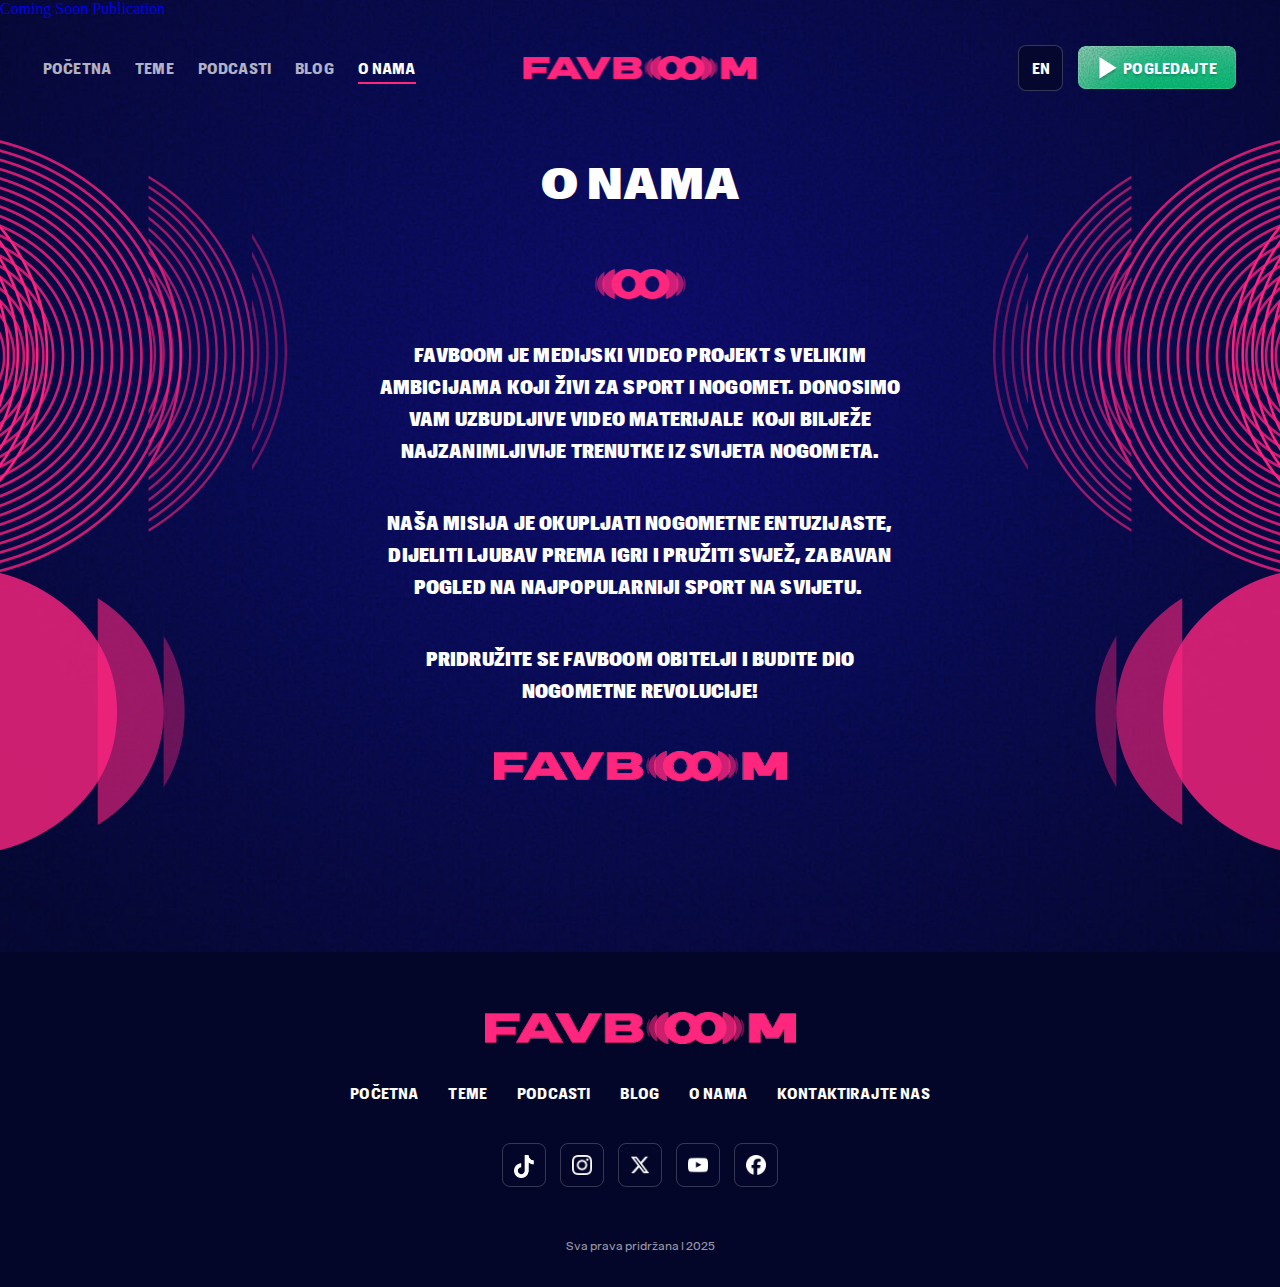
<file: about.html>
<!DOCTYPE html><html lang="hr"><head><meta charset="utf-8"><title>FAVBET</title><meta content="width=device-width, initial-scale=1" name="viewport"><link rel="shortcut icon" href="img/favicon.ico" type="image/x-icon"><link rel="stylesheet" href="css/main.css"></head><body><div class="aboutPage"><div class="header__psevdo"></div><div class="header"><div class="header__test"> <a class="header__test-item" href="commingsoon.html">Coming Soon </a><a class="header__test-item" href="article.html">Publication</a></div><div class="scrolled"></div><div class="container--header"><div class="header__wrapper"><ul class="header__list"> <li class="header__item"><a class="header__item-link" href="index.html">Početna</a></li><li class="header__item"> <a class="header__item-link" href="theme.html">Teme</a></li><li class="header__item"> <a class="header__item-link" href="podcast.html">Podcasti</a></li><li class="header__item"> <a class="header__item-link" href="blog.html">Blog</a></li><li class="header__item"> <a class="header__item-link" href="about.html">O nama</a></li></ul><div class="header__logo"> <img class="header__logo-img" src="img/logo.png" alt="logo"></div><div class="header__buttons"> <div class="header__buttons-lang">EN</div><a class="header__buttons-watch" href="theme.html"> <div class="header__buttons-watch-icon"> <img class="header__buttons-watch-icon-img" src="img/triangle.png" alt="watch-icon"></div><div class="header__buttons-watch-text">Pogledajte</div></a></div><button class="header__burger" aria-label="Menu"><span class="header__burger-line"></span><span class="header__burger-line"></span><span class="header__burger-line"></span></button></div></div><div class="header__mobileMenu"><div class="header__mobileMenu-wrapper"><div class="header__mobileMenu-buttons"> <div class="header__mobileMenu-buttons-lang">EN</div></div><div class="header__mobileMenu-nav"><ul class="header__mobileMenu-list"><li class="header__mobileMenu-item header__mobileMenu-item"><a class="header__mobileMenu-item-link" href="index.html">Početna</a></li><li class="header__mobileMenu-item"><a class="header__mobileMenu-item-link" href="theme.html">Teme</a></li><li class="header__mobileMenu-item"><a class="header__mobileMenu-item-link" href="podcast.html">Podcasti</a></li><li class="header__mobileMenu-item"><a class="header__mobileMenu-item-link" href="blog.html">Blog</a></li><li class="header__mobileMenu-item"><a class="header__mobileMenu-item-link" href="about.html">O nama</a></li><li class="header__mobileMenu-item"><a class="header__mobileMenu-item-link" href="#">Kontaktirajte nas</a></li></ul></div><a class="header__mobileMenu-watch" href="theme.html"> <div class="header__mobileMenu-watch-icon"> <img class="header__mobileMenu-watch-icon-img" src="img/triangle.png" alt="watch-icon"></div><div class="header__mobileMenu-watch-text">Pogledajte</div></a><ul class="header__mobileMenu-socials"><li class="header__mobileMenu-socials-item"><a class="header__mobileMenu-socials-item-link" href="#"><img class="header__mobileMenu-socials-item-img" src="img/Socials/icon-tiktok.png" alt="facebook"></a></li><li class="header__mobileMenu-socials-item"><a class="header__mobileMenu-socials-item-link" href="#"><img class="header__mobileMenu-socials-item-img" src="img/Socials/icon-instagram.png" alt="facebook"></a></li><li class="header__mobileMenu-socials-item"><a class="header__mobileMenu-socials-item-link" href="#"><img class="header__mobileMenu-socials-item-img" src="img/Socials/icon-x.png" alt="facebook"></a></li><li class="header__mobileMenu-socials-item"><a class="header__mobileMenu-socials-item-link" href="#"><img class="header__mobileMenu-socials-item-img" src="img/Socials/icon-youtube.png" alt="instagram"></a></li><li class="header__mobileMenu-socials-item"><a class="header__mobileMenu-socials-item-link" href="#"><img class="header__mobileMenu-socials-item-img" src="img/Socials/icon-facebook.png" alt="twitter"></a></li></ul></div></div></div><div class="aboutPage__decoration"></div><div class="aboutPage__decorationSmall"></div><div class="aboutPage__wrapper"><div class="aboutPage__title">O nama</div><img class="aboutPage__logo" src="img/logo-boom.png" alt="about-logo"><div class="aboutPage__content"> <p class="aboutPage__content-text">Favboom je medijski video projekt s velikim ambicijama koji živi za sport i nogomet. Donosimo vam uzbudljive video materijale  koji bilježe najzanimljivije trenutke iz svijeta nogometa.</p><p class="aboutPage__content-text">Naša misija je okupljati nogometne entuzijaste, dijeliti ljubav prema igri i pružiti svjež, zabavan pogled na najpopularniji sport na svijetu. </p><p class="aboutPage__content-text">Pridružite se Favboom obitelji i budite dio nogometne revolucije!</p></div><img class="aboutPage__logoBottom" src="img/logo.png" alt="about-logo"></div></div><div class="footer"> <div class="container--footer"><div class="footer__wrapper"><div class="footer__logo"><img class="footer__logo-img" src="img/logo.png" alt="logo"></div><ul class="footer__menu"><li class="footer__menu-item"><a class="footer__menu-link" href="index.html">Početna</a></li><li class="footer__menu-item"><a class="footer__menu-link" href="theme.html">Teme</a></li><li class="footer__menu-item"><a class="footer__menu-link" href="podcast.html">Podcasti  </a></li><li class="footer__menu-item"><a class="footer__menu-link" href="blog.html">Blog</a></li><li class="footer__menu-item"><a class="footer__menu-link" href="about.html">O nama</a></li><li class="footer__menu-item"><a class="footer__menu-link" href="#">Kontaktirajte nas</a></li></ul><ul class="footer__socials"><a class="footer__socials-link" href="#"><img class="footer__socials-img" src="img/Socials/icon-tiktok.png" alt="facebook"></a><a class="footer__socials-link" href="#"><img class="footer__socials-img" src="img/Socials/icon-instagram.png" alt="facebook"></a><a class="footer__socials-link" href="#"><img class="footer__socials-img" src="img/Socials/icon-x.png" alt="facebook"></a><a class="footer__socials-link" href="#"><img class="footer__socials-img" src="img/Socials/icon-youtube.png" alt="instagram"></a><a class="footer__socials-link" href="#"><img class="footer__socials-img" src="img/Socials/icon-facebook.png" alt="twitter"></a></ul><div class="footer__copyright"><p class="footer__copyright-text">Sva prava pridržana | 2025</p></div></div></div></div><script src="js/main.js"></script></body></html>
</file>
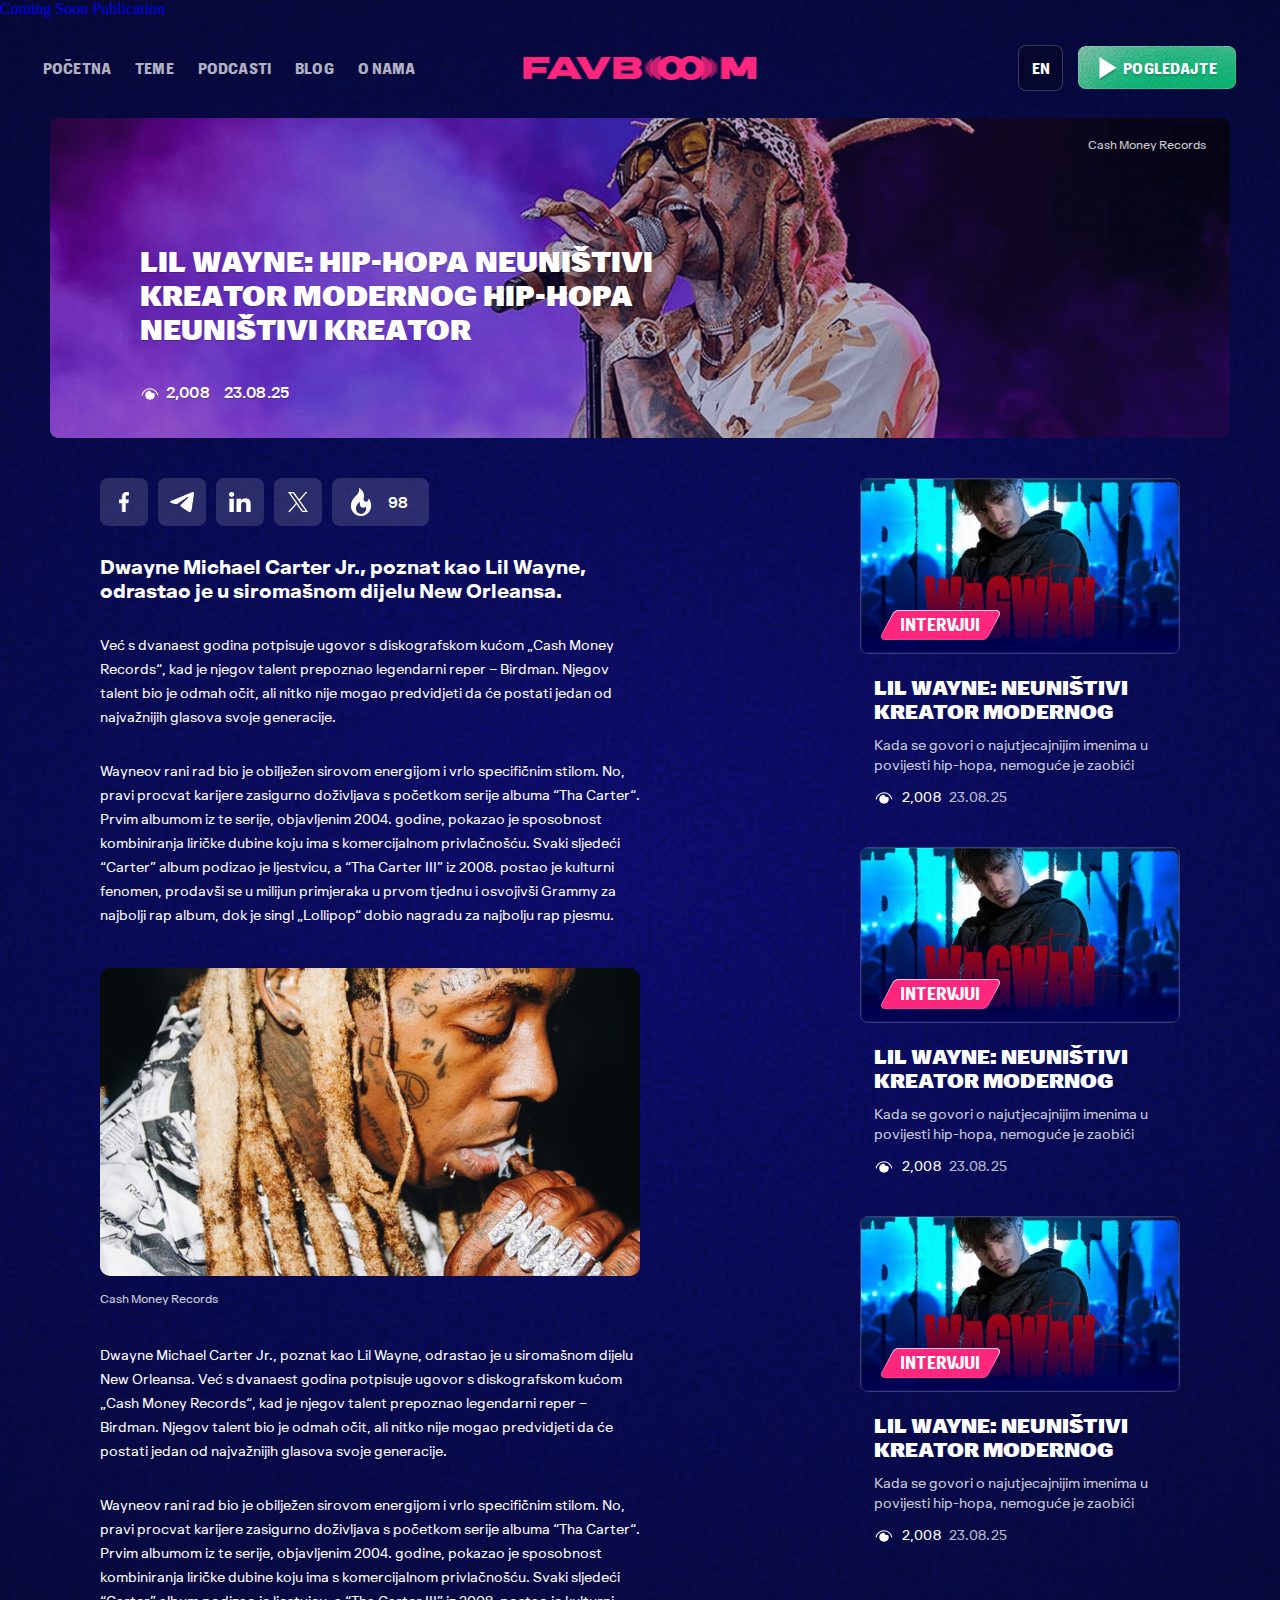
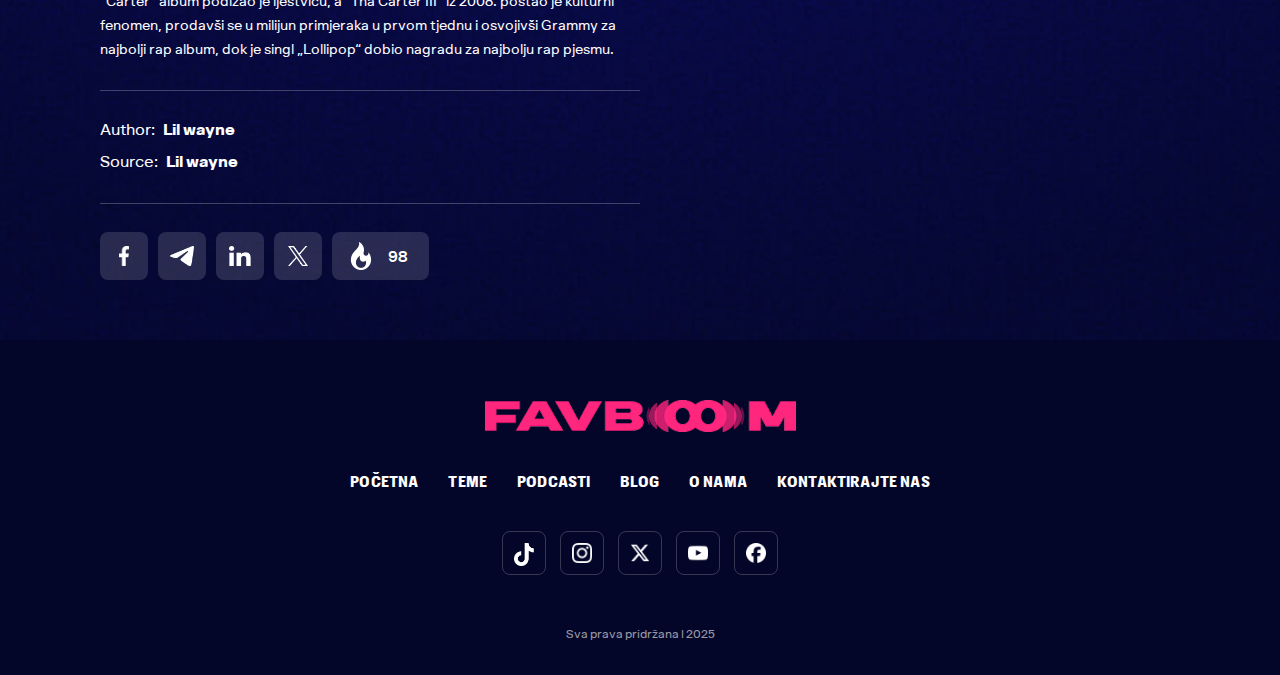
<file: article.html>
<!DOCTYPE html><html lang="ua"><head><meta charset="utf-8"><title>FAVBET</title><meta content="width=device-width, initial-scale=1" name="viewport"><link rel="shortcut icon" href="img/favicon.ico" type="image/x-icon"><link rel="stylesheet" href="css/main.css"></head><body><div class="articlePage__bg"></div><div class="articlePage"><div class="header__psevdo"></div><div class="header"><div class="header__test"> <a class="header__test-item" href="commingsoon.html">Coming Soon </a><a class="header__test-item" href="article.html">Publication</a></div><div class="scrolled"></div><div class="container--header"><div class="header__wrapper"><ul class="header__list"> <li class="header__item"><a class="header__item-link" href="index.html">Početna</a></li><li class="header__item"> <a class="header__item-link" href="theme.html">Teme</a></li><li class="header__item"> <a class="header__item-link" href="podcast.html">Podcasti</a></li><li class="header__item"> <a class="header__item-link" href="blog.html">Blog</a></li><li class="header__item"> <a class="header__item-link" href="about.html">O nama</a></li></ul><div class="header__logo"> <img class="header__logo-img" src="img/logo.png" alt="logo"></div><div class="header__buttons"> <div class="header__buttons-lang">EN</div><a class="header__buttons-watch" href="theme.html"> <div class="header__buttons-watch-icon"> <img class="header__buttons-watch-icon-img" src="img/triangle.png" alt="watch-icon"></div><div class="header__buttons-watch-text">Pogledajte</div></a></div><button class="header__burger" aria-label="Menu"><span class="header__burger-line"></span><span class="header__burger-line"></span><span class="header__burger-line"></span></button></div></div><div class="header__mobileMenu"><div class="header__mobileMenu-wrapper"><div class="header__mobileMenu-buttons"> <div class="header__mobileMenu-buttons-lang">EN</div></div><div class="header__mobileMenu-nav"><ul class="header__mobileMenu-list"><li class="header__mobileMenu-item header__mobileMenu-item"><a class="header__mobileMenu-item-link" href="index.html">Početna</a></li><li class="header__mobileMenu-item"><a class="header__mobileMenu-item-link" href="theme.html">Teme</a></li><li class="header__mobileMenu-item"><a class="header__mobileMenu-item-link" href="podcast.html">Podcasti</a></li><li class="header__mobileMenu-item"><a class="header__mobileMenu-item-link" href="blog.html">Blog</a></li><li class="header__mobileMenu-item"><a class="header__mobileMenu-item-link" href="about.html">O nama</a></li><li class="header__mobileMenu-item"><a class="header__mobileMenu-item-link" href="#">Kontaktirajte nas</a></li></ul></div><a class="header__mobileMenu-watch" href="theme.html"> <div class="header__mobileMenu-watch-icon"> <img class="header__mobileMenu-watch-icon-img" src="img/triangle.png" alt="watch-icon"></div><div class="header__mobileMenu-watch-text">Pogledajte</div></a><ul class="header__mobileMenu-socials"><li class="header__mobileMenu-socials-item"><a class="header__mobileMenu-socials-item-link" href="#"><img class="header__mobileMenu-socials-item-img" src="img/Socials/icon-tiktok.png" alt="facebook"></a></li><li class="header__mobileMenu-socials-item"><a class="header__mobileMenu-socials-item-link" href="#"><img class="header__mobileMenu-socials-item-img" src="img/Socials/icon-instagram.png" alt="facebook"></a></li><li class="header__mobileMenu-socials-item"><a class="header__mobileMenu-socials-item-link" href="#"><img class="header__mobileMenu-socials-item-img" src="img/Socials/icon-x.png" alt="facebook"></a></li><li class="header__mobileMenu-socials-item"><a class="header__mobileMenu-socials-item-link" href="#"><img class="header__mobileMenu-socials-item-img" src="img/Socials/icon-youtube.png" alt="instagram"></a></li><li class="header__mobileMenu-socials-item"><a class="header__mobileMenu-socials-item-link" href="#"><img class="header__mobileMenu-socials-item-img" src="img/Socials/icon-facebook.png" alt="twitter"></a></li></ul></div></div></div><div class="articlePage__preview"><div class="articlePage__preview-container"><div class="articlePage__preview-detailText">Cash Money Records</div><div class="articlePage__previewBox"><div class="articlePage__previewBox-title">Lil Wayne: hip-hopa Neuništivi kreator modernog hip-hopa Neuništivi kreator</div><div class="articlePage__previewBox-meta"> <div class="articlePage__previewBox-meta-item"> <svg xmlns="http://www.w3.org/2000/svg" width="20" height="20" viewBox="0 0 20 20" fill="none"><path d="M14.2158 9.30206C14.549 9.92706 14.7212 10.5989 14.7212 11.3021C14.7212 13.7448 12.605 15.7291 10.0001 15.7291C7.39513 15.7291 5.27896 13.7448 5.27896 11.3021C5.27896 8.85935 7.39513 6.87498 10.0001 6.87498C10.039 6.87498 10.1334 6.87498 10.2334 6.90623C10.4222 6.96352 10.5611 7.11456 10.5999 7.29685C10.8332 8.34373 11.8274 9.10935 12.9716 9.10935C13.1827 9.10935 13.3882 9.08331 13.5659 9.03644C13.827 8.96873 14.0936 9.08331 14.2158 9.30206ZM10.0001 4.27081C6.20097 4.27081 2.30743 7.39581 1.67424 10.9531C1.62425 11.2344 1.82976 11.5052 2.12969 11.5521C2.42962 11.5989 2.71844 11.4062 2.76843 11.125C3.26276 8.38019 6.45646 5.31248 10.0001 5.31248C13.5437 5.31248 16.7374 8.38019 17.2262 11.125C17.2706 11.3802 17.5094 11.5625 17.776 11.5625C17.8038 11.5625 17.8371 11.5625 17.8705 11.5573C18.1704 11.5104 18.3759 11.2396 18.3259 10.9583C17.6927 7.39581 13.7992 4.27081 10.0001 4.27081Z" fill="white"></path></svg><span>2,008</span></div><div class="articlePage__previewBox-meta-item"> <span>23.08.25</span></div></div></div></div></div><div class="articlePage__wrapper"><div class="articlePage__content"><div class="articlePage__contentLeft"><div class="articlePage__contentLeft-socials"><a class="articlePage__contentLeft-socials-item" href="#"><img src="img/article/facebook.png" alt="facebook"></a><a class="articlePage__contentLeft-socials-item" href="#"><img src="img/article/telegram.png" alt="telegram"></a><a class="articlePage__contentLeft-socials-item" href="#"><img src="img/article/linkedin.png" alt="linkedin"></a><a class="articlePage__contentLeft-socials-item" href="#"><img src="img/article/X.png" alt="x"></a><a class="articlePage__contentLeft-socials-reaction" href="#"><img src="img/article/fire.png" alt="reaction"><span>98</span></a></div><div class="articlePage__contentLeft-title">Dwayne Michael Carter Jr., poznat kao Lil Wayne, odrastao je u siromašnom dijelu New Orleansa.</div><div class="articlePage__contentLeft-box"><div class="articlePage__contentLeft-text">Već s dvanaest godina potpisuje ugovor s diskografskom kućom „Cash Money Records“, kad je njegov talent prepoznao legendarni reper – Birdman. Njegov talent bio je odmah očit, ali nitko nije mogao predvidjeti da će postati jedan od najvažnijih glasova svoje generacije.</div><div class="articlePage__contentLeft-text">Wayneov rani rad bio je obilježen sirovom energijom i vrlo specifičnim stilom. No, pravi procvat karijere zasigurno doživljava s početkom serije albuma “Tha Carter“. Prvim albumom iz te serije, objavljenim 2004. godine, pokazao je sposobnost kombiniranja liričke dubine koju ima s komercijalnom privlačnošću. Svaki sljedeći “Carter” album podizao je ljestvicu, a “Tha Carter III” iz 2008. postao je kulturni fenomen, prodavši se u milijun primjeraka u prvom tjednu i osvojivši Grammy za najbolji rap album, dok je singl „Lollipop“ dobio nagradu za najbolju rap pjesmu.  </div></div><div class="articlePage__contentLeft-photo"> <img src="img/article/person.jpg" alt="photo"></div><div class="articlePage__contentLeft-label">Cash Money Records</div><div class="articlePage__contentLeft-box articlePage__contentLeft-box--last"><div class="articlePage__contentLeft-text">Dwayne Michael Carter Jr., poznat kao Lil Wayne, odrastao je u siromašnom dijelu New Orleansa. Već s dvanaest godina potpisuje ugovor s diskografskom kućom „Cash Money Records“, kad je njegov talent prepoznao legendarni reper – Birdman. Njegov talent bio je odmah očit, ali nitko nije mogao predvidjeti da će postati jedan od najvažnijih glasova svoje generacije.</div><div class="articlePage__contentLeft-text">Wayneov rani rad bio je obilježen sirovom energijom i vrlo specifičnim stilom. No, pravi procvat karijere zasigurno doživljava s početkom serije albuma “Tha Carter“. Prvim albumom iz te serije, objavljenim 2004. godine, pokazao je sposobnost kombiniranja liričke dubine koju ima s komercijalnom privlačnošću. Svaki sljedeći “Carter” album podizao je ljestvicu, a “Tha Carter III” iz 2008. postao je kulturni fenomen, prodavši se u milijun primjeraka u prvom tjednu i osvojivši Grammy za najbolji rap album, dok je singl „Lollipop“ dobio nagradu za najbolju rap pjesmu.</div></div><div class="articlePage__contentLeft-separator"></div><div class="articlePage__contentLeft-info"><div class="articlePage__contentLeft-info-item"><span>Author: </span><span>Lil wayne</span></div><div class="articlePage__contentLeft-info-item"><span>Source:</span><span>Lil wayne</span></div></div><div class="articlePage__contentLeft-separator"></div><div class="articlePage__contentLeft-socials"><a class="articlePage__contentLeft-socials-item" href="#"><img src="img/article/facebook.png" alt="facebook"></a><a class="articlePage__contentLeft-socials-item" href="#"><img src="img/article/telegram.png" alt="telegram"></a><a class="articlePage__contentLeft-socials-item" href="#"><img src="img/article/linkedin.png" alt="linkedin"></a><a class="articlePage__contentLeft-socials-item" href="#"><img src="img/article/X.png" alt="x"></a><a class="articlePage__contentLeft-socials-reaction" href="#"><img src="img/article/fire.png" alt="reaction"><span>98</span></a></div></div><div class="articlePage__contentRight"><div class="articlePage__item"><div class="articlePage__video"><img class="articlePage__video-bg" src="img/slider/img-slide.jpg" alt="Video Preview"></div><div class="articlePage__tag">INTERVJUI</div><div class="articlePage__item-content"><h3 class="articlePage__title-item">Lil Wayne: Neuništivi kreator modernog</h3><p class="articlePage__description">Kada se govori o najutjecajnijim imenima u povijesti hip-hopa, nemoguće je zaobići </p><div class="articlePage__meta"><div class="articlePage__views"><svg class="articlePage__views-icon" xmlns="http://www.w3.org/2000/svg" width="20" height="20" viewBox="0 0 20 20" fill="none"><path d="M14.2158 9.30206C14.549 9.92706 14.7212 10.5989 14.7212 11.3021C14.7212 13.7448 12.605 15.7291 10.0001 15.7291C7.39513 15.7291 5.27896 13.7448 5.27896 11.3021C5.27896 8.85935 7.39513 6.87498 10.0001 6.87498C10.039 6.87498 10.1334 6.87498 10.2334 6.90623C10.4222 6.96352 10.5611 7.11456 10.5999 7.29685C10.8332 8.34373 11.8274 9.10935 12.9716 9.10935C13.1827 9.10935 13.3882 9.08331 13.5659 9.03644C13.827 8.96873 14.0936 9.08331 14.2158 9.30206ZM10.0001 4.27081C6.20097 4.27081 2.30743 7.39581 1.67424 10.9531C1.62425 11.2344 1.82976 11.5052 2.12969 11.5521C2.42962 11.5989 2.71844 11.4062 2.76843 11.125C3.26276 8.38019 6.45646 5.31248 10.0001 5.31248C13.5437 5.31248 16.7374 8.38019 17.2262 11.125C17.2706 11.3802 17.5094 11.5625 17.776 11.5625C17.8038 11.5625 17.8371 11.5625 17.8705 11.5573C18.1704 11.5104 18.3759 11.2396 18.3259 10.9583C17.6927 7.39581 13.7992 4.27081 10.0001 4.27081Z" fill="white"></path></svg><span class="articlePage__views-count">2,008</span></div><div class="articlePage__date">23.08.25</div></div></div></div><div class="articlePage__item"><div class="articlePage__video"><img class="articlePage__video-bg" src="img/slider/img-slide.jpg" alt="Video Preview"></div><div class="articlePage__tag">INTERVJUI</div><div class="articlePage__item-content"><h3 class="articlePage__title-item">Lil Wayne: Neuništivi kreator modernog</h3><p class="articlePage__description">Kada se govori o najutjecajnijim imenima u povijesti hip-hopa, nemoguće je zaobići </p><div class="articlePage__meta"><div class="articlePage__views"><svg class="articlePage__views-icon" xmlns="http://www.w3.org/2000/svg" width="20" height="20" viewBox="0 0 20 20" fill="none"><path d="M14.2158 9.30206C14.549 9.92706 14.7212 10.5989 14.7212 11.3021C14.7212 13.7448 12.605 15.7291 10.0001 15.7291C7.39513 15.7291 5.27896 13.7448 5.27896 11.3021C5.27896 8.85935 7.39513 6.87498 10.0001 6.87498C10.039 6.87498 10.1334 6.87498 10.2334 6.90623C10.4222 6.96352 10.5611 7.11456 10.5999 7.29685C10.8332 8.34373 11.8274 9.10935 12.9716 9.10935C13.1827 9.10935 13.3882 9.08331 13.5659 9.03644C13.827 8.96873 14.0936 9.08331 14.2158 9.30206ZM10.0001 4.27081C6.20097 4.27081 2.30743 7.39581 1.67424 10.9531C1.62425 11.2344 1.82976 11.5052 2.12969 11.5521C2.42962 11.5989 2.71844 11.4062 2.76843 11.125C3.26276 8.38019 6.45646 5.31248 10.0001 5.31248C13.5437 5.31248 16.7374 8.38019 17.2262 11.125C17.2706 11.3802 17.5094 11.5625 17.776 11.5625C17.8038 11.5625 17.8371 11.5625 17.8705 11.5573C18.1704 11.5104 18.3759 11.2396 18.3259 10.9583C17.6927 7.39581 13.7992 4.27081 10.0001 4.27081Z" fill="white"></path></svg><span class="articlePage__views-count">2,008</span></div><div class="articlePage__date">23.08.25</div></div></div></div><div class="articlePage__item"><div class="articlePage__video"><img class="articlePage__video-bg" src="img/slider/img-slide.jpg" alt="Video Preview"></div><div class="articlePage__tag">INTERVJUI</div><div class="articlePage__item-content"><h3 class="articlePage__title-item">Lil Wayne: Neuništivi kreator modernog</h3><p class="articlePage__description">Kada se govori o najutjecajnijim imenima u povijesti hip-hopa, nemoguće je zaobići </p><div class="articlePage__meta"><div class="articlePage__views"><svg class="articlePage__views-icon" xmlns="http://www.w3.org/2000/svg" width="20" height="20" viewBox="0 0 20 20" fill="none"><path d="M14.2158 9.30206C14.549 9.92706 14.7212 10.5989 14.7212 11.3021C14.7212 13.7448 12.605 15.7291 10.0001 15.7291C7.39513 15.7291 5.27896 13.7448 5.27896 11.3021C5.27896 8.85935 7.39513 6.87498 10.0001 6.87498C10.039 6.87498 10.1334 6.87498 10.2334 6.90623C10.4222 6.96352 10.5611 7.11456 10.5999 7.29685C10.8332 8.34373 11.8274 9.10935 12.9716 9.10935C13.1827 9.10935 13.3882 9.08331 13.5659 9.03644C13.827 8.96873 14.0936 9.08331 14.2158 9.30206ZM10.0001 4.27081C6.20097 4.27081 2.30743 7.39581 1.67424 10.9531C1.62425 11.2344 1.82976 11.5052 2.12969 11.5521C2.42962 11.5989 2.71844 11.4062 2.76843 11.125C3.26276 8.38019 6.45646 5.31248 10.0001 5.31248C13.5437 5.31248 16.7374 8.38019 17.2262 11.125C17.2706 11.3802 17.5094 11.5625 17.776 11.5625C17.8038 11.5625 17.8371 11.5625 17.8705 11.5573C18.1704 11.5104 18.3759 11.2396 18.3259 10.9583C17.6927 7.39581 13.7992 4.27081 10.0001 4.27081Z" fill="white"></path></svg><span class="articlePage__views-count">2,008</span></div><div class="articlePage__date">23.08.25</div></div></div></div></div></div></div></div><div class="footer"> <div class="container--footer"><div class="footer__wrapper"><div class="footer__logo"><img class="footer__logo-img" src="img/logo.png" alt="logo"></div><ul class="footer__menu"><li class="footer__menu-item"><a class="footer__menu-link" href="index.html">Početna</a></li><li class="footer__menu-item"><a class="footer__menu-link" href="theme.html">Teme</a></li><li class="footer__menu-item"><a class="footer__menu-link" href="podcast.html">Podcasti  </a></li><li class="footer__menu-item"><a class="footer__menu-link" href="blog.html">Blog</a></li><li class="footer__menu-item"><a class="footer__menu-link" href="about.html">O nama</a></li><li class="footer__menu-item"><a class="footer__menu-link" href="#">Kontaktirajte nas</a></li></ul><ul class="footer__socials"><a class="footer__socials-link" href="#"><img class="footer__socials-img" src="img/Socials/icon-tiktok.png" alt="facebook"></a><a class="footer__socials-link" href="#"><img class="footer__socials-img" src="img/Socials/icon-instagram.png" alt="facebook"></a><a class="footer__socials-link" href="#"><img class="footer__socials-img" src="img/Socials/icon-x.png" alt="facebook"></a><a class="footer__socials-link" href="#"><img class="footer__socials-img" src="img/Socials/icon-youtube.png" alt="instagram"></a><a class="footer__socials-link" href="#"><img class="footer__socials-img" src="img/Socials/icon-facebook.png" alt="twitter"></a></ul><div class="footer__copyright"><p class="footer__copyright-text">Sva prava pridržana | 2025</p></div></div></div></div><script src="js/main.js"></script></body></html>
</file>
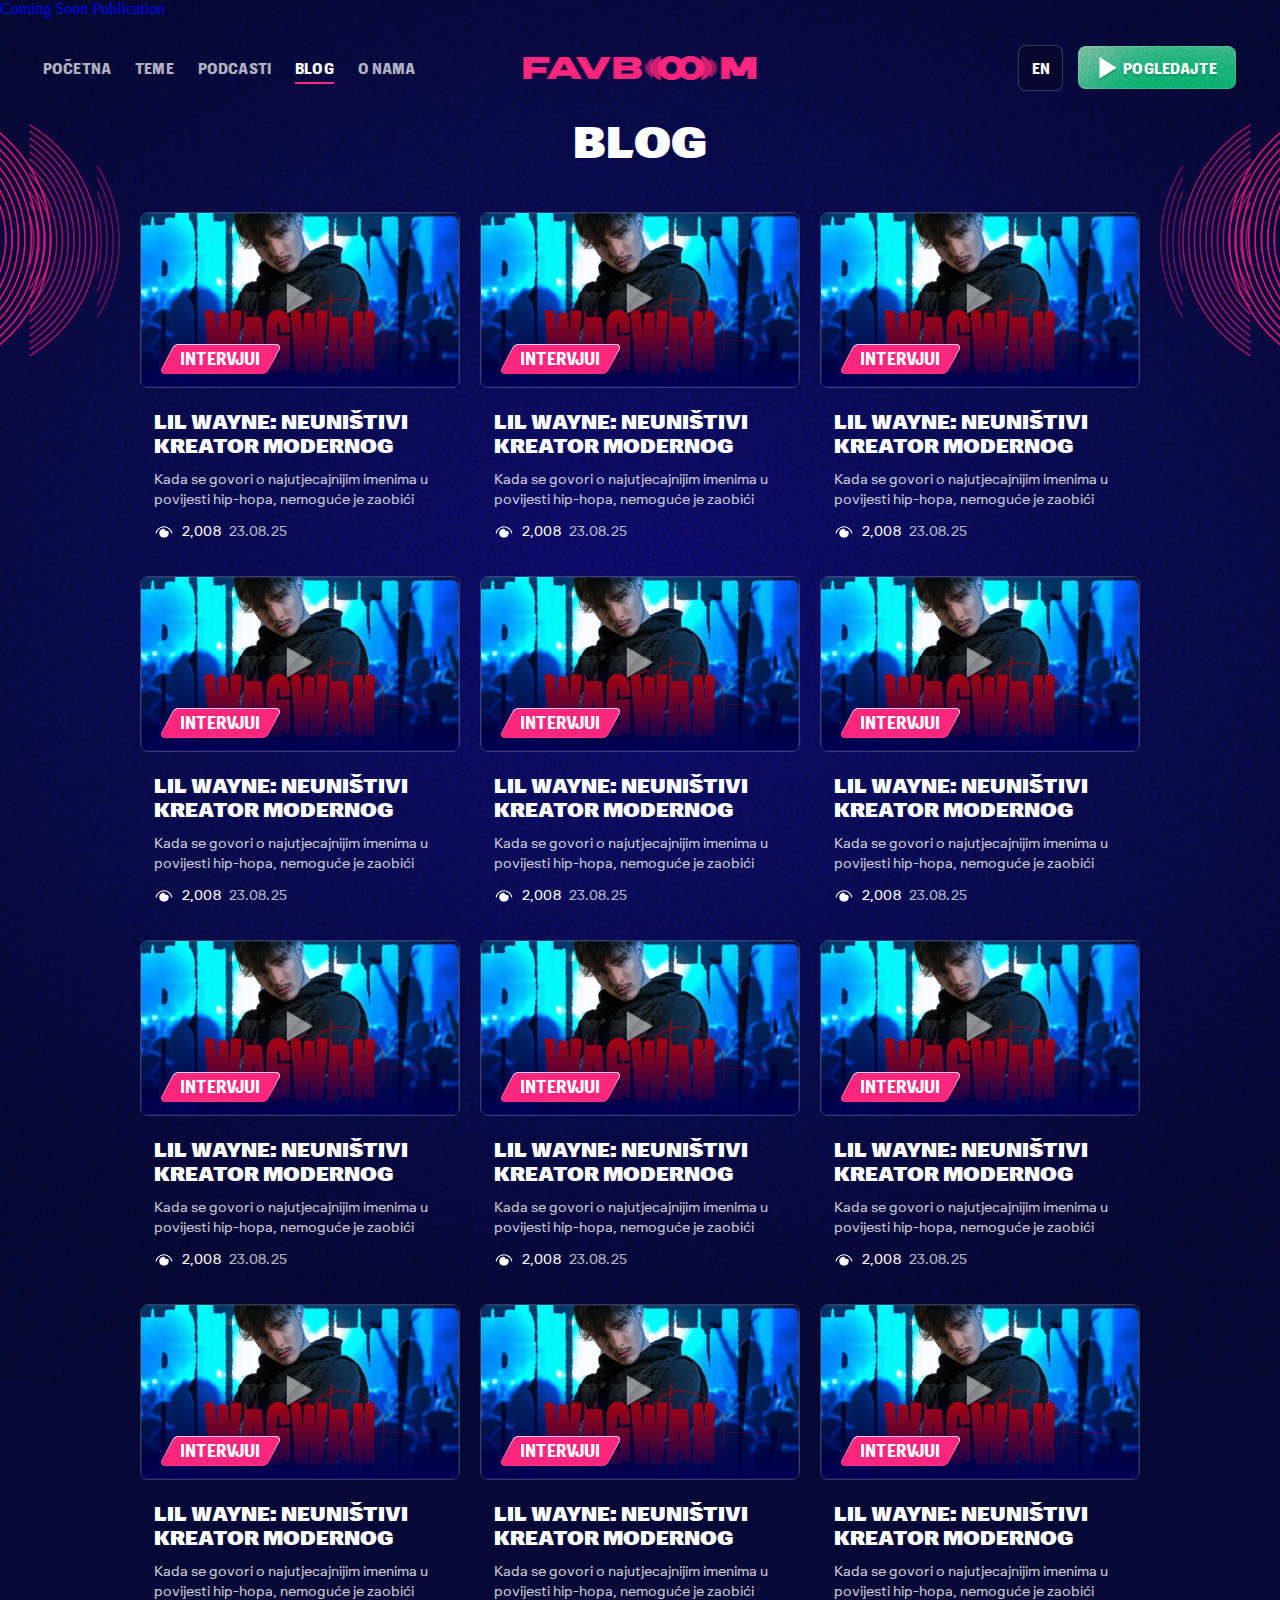
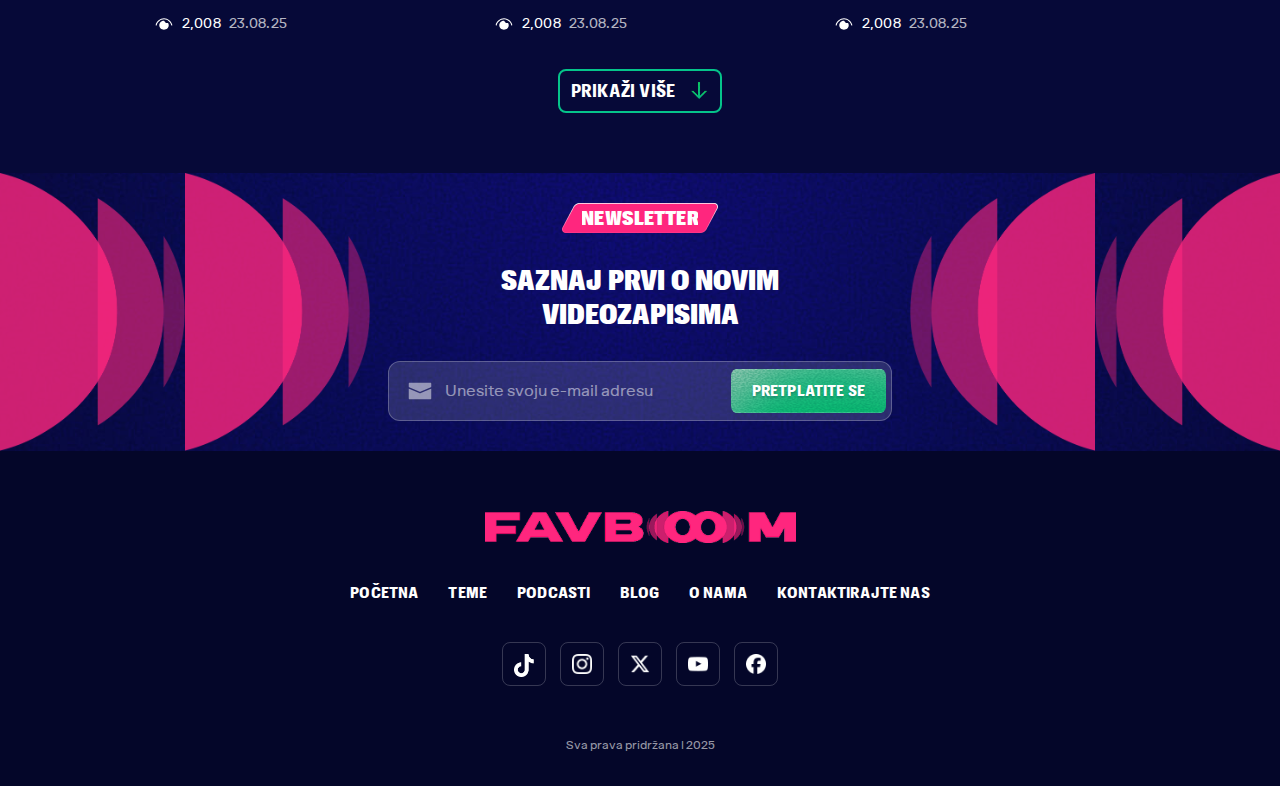
<file: blog.html>
<!DOCTYPE html><html lang="ua"><head><meta charset="utf-8"><title>FAVBET</title><meta content="width=device-width, initial-scale=1" name="viewport"><link rel="shortcut icon" href="img/favicon.ico" type="image/x-icon"><link rel="stylesheet" href="css/main.css"></head><body><div class="blogPage__bg"></div><div class="blogPage"><div class="header__psevdo"></div><div class="header"><div class="header__test"> <a class="header__test-item" href="commingsoon.html">Coming Soon </a><a class="header__test-item" href="article.html">Publication</a></div><div class="scrolled"></div><div class="container--header"><div class="header__wrapper"><ul class="header__list"> <li class="header__item"><a class="header__item-link" href="index.html">Početna</a></li><li class="header__item"> <a class="header__item-link" href="theme.html">Teme</a></li><li class="header__item"> <a class="header__item-link" href="podcast.html">Podcasti</a></li><li class="header__item"> <a class="header__item-link" href="blog.html">Blog</a></li><li class="header__item"> <a class="header__item-link" href="about.html">O nama</a></li></ul><div class="header__logo"> <img class="header__logo-img" src="img/logo.png" alt="logo"></div><div class="header__buttons"> <div class="header__buttons-lang">EN</div><a class="header__buttons-watch" href="theme.html"> <div class="header__buttons-watch-icon"> <img class="header__buttons-watch-icon-img" src="img/triangle.png" alt="watch-icon"></div><div class="header__buttons-watch-text">Pogledajte</div></a></div><button class="header__burger" aria-label="Menu"><span class="header__burger-line"></span><span class="header__burger-line"></span><span class="header__burger-line"></span></button></div></div><div class="header__mobileMenu"><div class="header__mobileMenu-wrapper"><div class="header__mobileMenu-buttons"> <div class="header__mobileMenu-buttons-lang">EN</div></div><div class="header__mobileMenu-nav"><ul class="header__mobileMenu-list"><li class="header__mobileMenu-item header__mobileMenu-item"><a class="header__mobileMenu-item-link" href="index.html">Početna</a></li><li class="header__mobileMenu-item"><a class="header__mobileMenu-item-link" href="theme.html">Teme</a></li><li class="header__mobileMenu-item"><a class="header__mobileMenu-item-link" href="podcast.html">Podcasti</a></li><li class="header__mobileMenu-item"><a class="header__mobileMenu-item-link" href="blog.html">Blog</a></li><li class="header__mobileMenu-item"><a class="header__mobileMenu-item-link" href="about.html">O nama</a></li><li class="header__mobileMenu-item"><a class="header__mobileMenu-item-link" href="#">Kontaktirajte nas</a></li></ul></div><a class="header__mobileMenu-watch" href="theme.html"> <div class="header__mobileMenu-watch-icon"> <img class="header__mobileMenu-watch-icon-img" src="img/triangle.png" alt="watch-icon"></div><div class="header__mobileMenu-watch-text">Pogledajte</div></a><ul class="header__mobileMenu-socials"><li class="header__mobileMenu-socials-item"><a class="header__mobileMenu-socials-item-link" href="#"><img class="header__mobileMenu-socials-item-img" src="img/Socials/icon-tiktok.png" alt="facebook"></a></li><li class="header__mobileMenu-socials-item"><a class="header__mobileMenu-socials-item-link" href="#"><img class="header__mobileMenu-socials-item-img" src="img/Socials/icon-instagram.png" alt="facebook"></a></li><li class="header__mobileMenu-socials-item"><a class="header__mobileMenu-socials-item-link" href="#"><img class="header__mobileMenu-socials-item-img" src="img/Socials/icon-x.png" alt="facebook"></a></li><li class="header__mobileMenu-socials-item"><a class="header__mobileMenu-socials-item-link" href="#"><img class="header__mobileMenu-socials-item-img" src="img/Socials/icon-youtube.png" alt="instagram"></a></li><li class="header__mobileMenu-socials-item"><a class="header__mobileMenu-socials-item-link" href="#"><img class="header__mobileMenu-socials-item-img" src="img/Socials/icon-facebook.png" alt="twitter"></a></li></ul></div></div></div><div class="blogPage__wrapper"><div class="blogPage__title">Blog</div></div><section class="videoListTheme"><div class="container--videoListTheme"><div class="videoListTheme__grid"><div class="videoListTheme__item"><div class="videoListTheme__video"><img class="videoListTheme__video-bg" src="img/slider/img-slide.jpg" alt="Video Preview"><button class="videoListTheme__play-btn"><img class="videoListTheme__play-btn-img" src="img/triangle.png" alt="play"></button></div><div class="videoListTheme__tag">INTERVJUI</div><div class="videoListTheme__content"><h3 class="videoListTheme__title-item">Lil Wayne: Neuništivi kreator modernog</h3><p class="videoListTheme__description">Kada se govori o najutjecajnijim imenima u povijesti hip-hopa, nemoguće je zaobići </p><div class="videoListTheme__meta"><div class="videoListTheme__views"><svg class="videoListTheme__views-icon" xmlns="http://www.w3.org/2000/svg" width="20" height="20" viewBox="0 0 20 20" fill="none"><path d="M14.2158 9.30206C14.549 9.92706 14.7212 10.5989 14.7212 11.3021C14.7212 13.7448 12.605 15.7291 10.0001 15.7291C7.39513 15.7291 5.27896 13.7448 5.27896 11.3021C5.27896 8.85935 7.39513 6.87498 10.0001 6.87498C10.039 6.87498 10.1334 6.87498 10.2334 6.90623C10.4222 6.96352 10.5611 7.11456 10.5999 7.29685C10.8332 8.34373 11.8274 9.10935 12.9716 9.10935C13.1827 9.10935 13.3882 9.08331 13.5659 9.03644C13.827 8.96873 14.0936 9.08331 14.2158 9.30206ZM10.0001 4.27081C6.20097 4.27081 2.30743 7.39581 1.67424 10.9531C1.62425 11.2344 1.82976 11.5052 2.12969 11.5521C2.42962 11.5989 2.71844 11.4062 2.76843 11.125C3.26276 8.38019 6.45646 5.31248 10.0001 5.31248C13.5437 5.31248 16.7374 8.38019 17.2262 11.125C17.2706 11.3802 17.5094 11.5625 17.776 11.5625C17.8038 11.5625 17.8371 11.5625 17.8705 11.5573C18.1704 11.5104 18.3759 11.2396 18.3259 10.9583C17.6927 7.39581 13.7992 4.27081 10.0001 4.27081Z" fill="white"></path></svg><span class="videoListTheme__views-count">2,008</span></div><div class="videoListTheme__date">23.08.25</div></div></div></div><div class="videoListTheme__item"><div class="videoListTheme__video"><img class="videoListTheme__video-bg" src="img/slider/img-slide.jpg" alt="Video Preview"><button class="videoListTheme__play-btn"><img class="videoListTheme__play-btn-img" src="img/triangle.png" alt="play"></button></div><div class="videoListTheme__tag">INTERVJUI</div><div class="videoListTheme__content"><h3 class="videoListTheme__title-item">Lil Wayne: Neuništivi kreator modernog</h3><p class="videoListTheme__description">Kada se govori o najutjecajnijim imenima u povijesti hip-hopa, nemoguće je zaobići </p><div class="videoListTheme__meta"><div class="videoListTheme__views"><svg class="videoListTheme__views-icon" xmlns="http://www.w3.org/2000/svg" width="20" height="20" viewBox="0 0 20 20" fill="none"><path d="M14.2158 9.30206C14.549 9.92706 14.7212 10.5989 14.7212 11.3021C14.7212 13.7448 12.605 15.7291 10.0001 15.7291C7.39513 15.7291 5.27896 13.7448 5.27896 11.3021C5.27896 8.85935 7.39513 6.87498 10.0001 6.87498C10.039 6.87498 10.1334 6.87498 10.2334 6.90623C10.4222 6.96352 10.5611 7.11456 10.5999 7.29685C10.8332 8.34373 11.8274 9.10935 12.9716 9.10935C13.1827 9.10935 13.3882 9.08331 13.5659 9.03644C13.827 8.96873 14.0936 9.08331 14.2158 9.30206ZM10.0001 4.27081C6.20097 4.27081 2.30743 7.39581 1.67424 10.9531C1.62425 11.2344 1.82976 11.5052 2.12969 11.5521C2.42962 11.5989 2.71844 11.4062 2.76843 11.125C3.26276 8.38019 6.45646 5.31248 10.0001 5.31248C13.5437 5.31248 16.7374 8.38019 17.2262 11.125C17.2706 11.3802 17.5094 11.5625 17.776 11.5625C17.8038 11.5625 17.8371 11.5625 17.8705 11.5573C18.1704 11.5104 18.3759 11.2396 18.3259 10.9583C17.6927 7.39581 13.7992 4.27081 10.0001 4.27081Z" fill="white"></path></svg><span class="videoListTheme__views-count">2,008</span></div><div class="videoListTheme__date">23.08.25</div></div></div></div><div class="videoListTheme__item"><div class="videoListTheme__video"><img class="videoListTheme__video-bg" src="img/slider/img-slide.jpg" alt="Video Preview"><button class="videoListTheme__play-btn"><img class="videoListTheme__play-btn-img" src="img/triangle.png" alt="play"></button></div><div class="videoListTheme__tag">INTERVJUI</div><div class="videoListTheme__content"><h3 class="videoListTheme__title-item">Lil Wayne: Neuništivi kreator modernog</h3><p class="videoListTheme__description">Kada se govori o najutjecajnijim imenima u povijesti hip-hopa, nemoguće je zaobići </p><div class="videoListTheme__meta"><div class="videoListTheme__views"><svg class="videoListTheme__views-icon" xmlns="http://www.w3.org/2000/svg" width="20" height="20" viewBox="0 0 20 20" fill="none"><path d="M14.2158 9.30206C14.549 9.92706 14.7212 10.5989 14.7212 11.3021C14.7212 13.7448 12.605 15.7291 10.0001 15.7291C7.39513 15.7291 5.27896 13.7448 5.27896 11.3021C5.27896 8.85935 7.39513 6.87498 10.0001 6.87498C10.039 6.87498 10.1334 6.87498 10.2334 6.90623C10.4222 6.96352 10.5611 7.11456 10.5999 7.29685C10.8332 8.34373 11.8274 9.10935 12.9716 9.10935C13.1827 9.10935 13.3882 9.08331 13.5659 9.03644C13.827 8.96873 14.0936 9.08331 14.2158 9.30206ZM10.0001 4.27081C6.20097 4.27081 2.30743 7.39581 1.67424 10.9531C1.62425 11.2344 1.82976 11.5052 2.12969 11.5521C2.42962 11.5989 2.71844 11.4062 2.76843 11.125C3.26276 8.38019 6.45646 5.31248 10.0001 5.31248C13.5437 5.31248 16.7374 8.38019 17.2262 11.125C17.2706 11.3802 17.5094 11.5625 17.776 11.5625C17.8038 11.5625 17.8371 11.5625 17.8705 11.5573C18.1704 11.5104 18.3759 11.2396 18.3259 10.9583C17.6927 7.39581 13.7992 4.27081 10.0001 4.27081Z" fill="white"></path></svg><span class="videoListTheme__views-count">2,008</span></div><div class="videoListTheme__date">23.08.25</div></div></div></div><div class="videoListTheme__item"><div class="videoListTheme__video"><img class="videoListTheme__video-bg" src="img/slider/img-slide.jpg" alt="Video Preview"><button class="videoListTheme__play-btn"><img class="videoListTheme__play-btn-img" src="img/triangle.png" alt="play"></button></div><div class="videoListTheme__tag">INTERVJUI</div><div class="videoListTheme__content"><h3 class="videoListTheme__title-item">Lil Wayne: Neuništivi kreator modernog</h3><p class="videoListTheme__description">Kada se govori o najutjecajnijim imenima u povijesti hip-hopa, nemoguće je zaobići </p><div class="videoListTheme__meta"><div class="videoListTheme__views"><svg class="videoListTheme__views-icon" xmlns="http://www.w3.org/2000/svg" width="20" height="20" viewBox="0 0 20 20" fill="none"><path d="M14.2158 9.30206C14.549 9.92706 14.7212 10.5989 14.7212 11.3021C14.7212 13.7448 12.605 15.7291 10.0001 15.7291C7.39513 15.7291 5.27896 13.7448 5.27896 11.3021C5.27896 8.85935 7.39513 6.87498 10.0001 6.87498C10.039 6.87498 10.1334 6.87498 10.2334 6.90623C10.4222 6.96352 10.5611 7.11456 10.5999 7.29685C10.8332 8.34373 11.8274 9.10935 12.9716 9.10935C13.1827 9.10935 13.3882 9.08331 13.5659 9.03644C13.827 8.96873 14.0936 9.08331 14.2158 9.30206ZM10.0001 4.27081C6.20097 4.27081 2.30743 7.39581 1.67424 10.9531C1.62425 11.2344 1.82976 11.5052 2.12969 11.5521C2.42962 11.5989 2.71844 11.4062 2.76843 11.125C3.26276 8.38019 6.45646 5.31248 10.0001 5.31248C13.5437 5.31248 16.7374 8.38019 17.2262 11.125C17.2706 11.3802 17.5094 11.5625 17.776 11.5625C17.8038 11.5625 17.8371 11.5625 17.8705 11.5573C18.1704 11.5104 18.3759 11.2396 18.3259 10.9583C17.6927 7.39581 13.7992 4.27081 10.0001 4.27081Z" fill="white"></path></svg><span class="videoListTheme__views-count">2,008</span></div><div class="videoListTheme__date">23.08.25</div></div></div></div><div class="videoListTheme__item"><div class="videoListTheme__video"><img class="videoListTheme__video-bg" src="img/slider/img-slide.jpg" alt="Video Preview"><button class="videoListTheme__play-btn"><img class="videoListTheme__play-btn-img" src="img/triangle.png" alt="play"></button></div><div class="videoListTheme__tag">INTERVJUI</div><div class="videoListTheme__content"><h3 class="videoListTheme__title-item">Lil Wayne: Neuništivi kreator modernog</h3><p class="videoListTheme__description">Kada se govori o najutjecajnijim imenima u povijesti hip-hopa, nemoguće je zaobići </p><div class="videoListTheme__meta"><div class="videoListTheme__views"><svg class="videoListTheme__views-icon" xmlns="http://www.w3.org/2000/svg" width="20" height="20" viewBox="0 0 20 20" fill="none"><path d="M14.2158 9.30206C14.549 9.92706 14.7212 10.5989 14.7212 11.3021C14.7212 13.7448 12.605 15.7291 10.0001 15.7291C7.39513 15.7291 5.27896 13.7448 5.27896 11.3021C5.27896 8.85935 7.39513 6.87498 10.0001 6.87498C10.039 6.87498 10.1334 6.87498 10.2334 6.90623C10.4222 6.96352 10.5611 7.11456 10.5999 7.29685C10.8332 8.34373 11.8274 9.10935 12.9716 9.10935C13.1827 9.10935 13.3882 9.08331 13.5659 9.03644C13.827 8.96873 14.0936 9.08331 14.2158 9.30206ZM10.0001 4.27081C6.20097 4.27081 2.30743 7.39581 1.67424 10.9531C1.62425 11.2344 1.82976 11.5052 2.12969 11.5521C2.42962 11.5989 2.71844 11.4062 2.76843 11.125C3.26276 8.38019 6.45646 5.31248 10.0001 5.31248C13.5437 5.31248 16.7374 8.38019 17.2262 11.125C17.2706 11.3802 17.5094 11.5625 17.776 11.5625C17.8038 11.5625 17.8371 11.5625 17.8705 11.5573C18.1704 11.5104 18.3759 11.2396 18.3259 10.9583C17.6927 7.39581 13.7992 4.27081 10.0001 4.27081Z" fill="white"></path></svg><span class="videoListTheme__views-count">2,008</span></div><div class="videoListTheme__date">23.08.25</div></div></div></div><div class="videoListTheme__item"><div class="videoListTheme__video"><img class="videoListTheme__video-bg" src="img/slider/img-slide.jpg" alt="Video Preview"><button class="videoListTheme__play-btn"><img class="videoListTheme__play-btn-img" src="img/triangle.png" alt="play"></button></div><div class="videoListTheme__tag">INTERVJUI</div><div class="videoListTheme__content"><h3 class="videoListTheme__title-item">Lil Wayne: Neuništivi kreator modernog</h3><p class="videoListTheme__description">Kada se govori o najutjecajnijim imenima u povijesti hip-hopa, nemoguće je zaobići </p><div class="videoListTheme__meta"><div class="videoListTheme__views"><svg class="videoListTheme__views-icon" xmlns="http://www.w3.org/2000/svg" width="20" height="20" viewBox="0 0 20 20" fill="none"><path d="M14.2158 9.30206C14.549 9.92706 14.7212 10.5989 14.7212 11.3021C14.7212 13.7448 12.605 15.7291 10.0001 15.7291C7.39513 15.7291 5.27896 13.7448 5.27896 11.3021C5.27896 8.85935 7.39513 6.87498 10.0001 6.87498C10.039 6.87498 10.1334 6.87498 10.2334 6.90623C10.4222 6.96352 10.5611 7.11456 10.5999 7.29685C10.8332 8.34373 11.8274 9.10935 12.9716 9.10935C13.1827 9.10935 13.3882 9.08331 13.5659 9.03644C13.827 8.96873 14.0936 9.08331 14.2158 9.30206ZM10.0001 4.27081C6.20097 4.27081 2.30743 7.39581 1.67424 10.9531C1.62425 11.2344 1.82976 11.5052 2.12969 11.5521C2.42962 11.5989 2.71844 11.4062 2.76843 11.125C3.26276 8.38019 6.45646 5.31248 10.0001 5.31248C13.5437 5.31248 16.7374 8.38019 17.2262 11.125C17.2706 11.3802 17.5094 11.5625 17.776 11.5625C17.8038 11.5625 17.8371 11.5625 17.8705 11.5573C18.1704 11.5104 18.3759 11.2396 18.3259 10.9583C17.6927 7.39581 13.7992 4.27081 10.0001 4.27081Z" fill="white"></path></svg><span class="videoListTheme__views-count">2,008</span></div><div class="videoListTheme__date">23.08.25</div></div></div></div><div class="videoListTheme__item"><div class="videoListTheme__video"><img class="videoListTheme__video-bg" src="img/slider/img-slide.jpg" alt="Video Preview"><button class="videoListTheme__play-btn"><img class="videoListTheme__play-btn-img" src="img/triangle.png" alt="play"></button></div><div class="videoListTheme__tag">INTERVJUI</div><div class="videoListTheme__content"><h3 class="videoListTheme__title-item">Lil Wayne: Neuništivi kreator modernog</h3><p class="videoListTheme__description">Kada se govori o najutjecajnijim imenima u povijesti hip-hopa, nemoguće je zaobići </p><div class="videoListTheme__meta"><div class="videoListTheme__views"><svg class="videoListTheme__views-icon" xmlns="http://www.w3.org/2000/svg" width="20" height="20" viewBox="0 0 20 20" fill="none"><path d="M14.2158 9.30206C14.549 9.92706 14.7212 10.5989 14.7212 11.3021C14.7212 13.7448 12.605 15.7291 10.0001 15.7291C7.39513 15.7291 5.27896 13.7448 5.27896 11.3021C5.27896 8.85935 7.39513 6.87498 10.0001 6.87498C10.039 6.87498 10.1334 6.87498 10.2334 6.90623C10.4222 6.96352 10.5611 7.11456 10.5999 7.29685C10.8332 8.34373 11.8274 9.10935 12.9716 9.10935C13.1827 9.10935 13.3882 9.08331 13.5659 9.03644C13.827 8.96873 14.0936 9.08331 14.2158 9.30206ZM10.0001 4.27081C6.20097 4.27081 2.30743 7.39581 1.67424 10.9531C1.62425 11.2344 1.82976 11.5052 2.12969 11.5521C2.42962 11.5989 2.71844 11.4062 2.76843 11.125C3.26276 8.38019 6.45646 5.31248 10.0001 5.31248C13.5437 5.31248 16.7374 8.38019 17.2262 11.125C17.2706 11.3802 17.5094 11.5625 17.776 11.5625C17.8038 11.5625 17.8371 11.5625 17.8705 11.5573C18.1704 11.5104 18.3759 11.2396 18.3259 10.9583C17.6927 7.39581 13.7992 4.27081 10.0001 4.27081Z" fill="white"></path></svg><span class="videoListTheme__views-count">2,008</span></div><div class="videoListTheme__date">23.08.25</div></div></div></div><div class="videoListTheme__item"><div class="videoListTheme__video"><img class="videoListTheme__video-bg" src="img/slider/img-slide.jpg" alt="Video Preview"><button class="videoListTheme__play-btn"><img class="videoListTheme__play-btn-img" src="img/triangle.png" alt="play"></button></div><div class="videoListTheme__tag">INTERVJUI</div><div class="videoListTheme__content"><h3 class="videoListTheme__title-item">Lil Wayne: Neuništivi kreator modernog</h3><p class="videoListTheme__description">Kada se govori o najutjecajnijim imenima u povijesti hip-hopa, nemoguće je zaobići </p><div class="videoListTheme__meta"><div class="videoListTheme__views"><svg class="videoListTheme__views-icon" xmlns="http://www.w3.org/2000/svg" width="20" height="20" viewBox="0 0 20 20" fill="none"><path d="M14.2158 9.30206C14.549 9.92706 14.7212 10.5989 14.7212 11.3021C14.7212 13.7448 12.605 15.7291 10.0001 15.7291C7.39513 15.7291 5.27896 13.7448 5.27896 11.3021C5.27896 8.85935 7.39513 6.87498 10.0001 6.87498C10.039 6.87498 10.1334 6.87498 10.2334 6.90623C10.4222 6.96352 10.5611 7.11456 10.5999 7.29685C10.8332 8.34373 11.8274 9.10935 12.9716 9.10935C13.1827 9.10935 13.3882 9.08331 13.5659 9.03644C13.827 8.96873 14.0936 9.08331 14.2158 9.30206ZM10.0001 4.27081C6.20097 4.27081 2.30743 7.39581 1.67424 10.9531C1.62425 11.2344 1.82976 11.5052 2.12969 11.5521C2.42962 11.5989 2.71844 11.4062 2.76843 11.125C3.26276 8.38019 6.45646 5.31248 10.0001 5.31248C13.5437 5.31248 16.7374 8.38019 17.2262 11.125C17.2706 11.3802 17.5094 11.5625 17.776 11.5625C17.8038 11.5625 17.8371 11.5625 17.8705 11.5573C18.1704 11.5104 18.3759 11.2396 18.3259 10.9583C17.6927 7.39581 13.7992 4.27081 10.0001 4.27081Z" fill="white"></path></svg><span class="videoListTheme__views-count">2,008</span></div><div class="videoListTheme__date">23.08.25</div></div></div></div><div class="videoListTheme__item"><div class="videoListTheme__video"><img class="videoListTheme__video-bg" src="img/slider/img-slide.jpg" alt="Video Preview"><button class="videoListTheme__play-btn"><img class="videoListTheme__play-btn-img" src="img/triangle.png" alt="play"></button></div><div class="videoListTheme__tag">INTERVJUI</div><div class="videoListTheme__content"><h3 class="videoListTheme__title-item">Lil Wayne: Neuništivi kreator modernog</h3><p class="videoListTheme__description">Kada se govori o najutjecajnijim imenima u povijesti hip-hopa, nemoguće je zaobići </p><div class="videoListTheme__meta"><div class="videoListTheme__views"><svg class="videoListTheme__views-icon" xmlns="http://www.w3.org/2000/svg" width="20" height="20" viewBox="0 0 20 20" fill="none"><path d="M14.2158 9.30206C14.549 9.92706 14.7212 10.5989 14.7212 11.3021C14.7212 13.7448 12.605 15.7291 10.0001 15.7291C7.39513 15.7291 5.27896 13.7448 5.27896 11.3021C5.27896 8.85935 7.39513 6.87498 10.0001 6.87498C10.039 6.87498 10.1334 6.87498 10.2334 6.90623C10.4222 6.96352 10.5611 7.11456 10.5999 7.29685C10.8332 8.34373 11.8274 9.10935 12.9716 9.10935C13.1827 9.10935 13.3882 9.08331 13.5659 9.03644C13.827 8.96873 14.0936 9.08331 14.2158 9.30206ZM10.0001 4.27081C6.20097 4.27081 2.30743 7.39581 1.67424 10.9531C1.62425 11.2344 1.82976 11.5052 2.12969 11.5521C2.42962 11.5989 2.71844 11.4062 2.76843 11.125C3.26276 8.38019 6.45646 5.31248 10.0001 5.31248C13.5437 5.31248 16.7374 8.38019 17.2262 11.125C17.2706 11.3802 17.5094 11.5625 17.776 11.5625C17.8038 11.5625 17.8371 11.5625 17.8705 11.5573C18.1704 11.5104 18.3759 11.2396 18.3259 10.9583C17.6927 7.39581 13.7992 4.27081 10.0001 4.27081Z" fill="white"></path></svg><span class="videoListTheme__views-count">2,008</span></div><div class="videoListTheme__date">23.08.25</div></div></div></div><div class="videoListTheme__item"><div class="videoListTheme__video"><img class="videoListTheme__video-bg" src="img/slider/img-slide.jpg" alt="Video Preview"><button class="videoListTheme__play-btn"><img class="videoListTheme__play-btn-img" src="img/triangle.png" alt="play"></button></div><div class="videoListTheme__tag">INTERVJUI</div><div class="videoListTheme__content"><h3 class="videoListTheme__title-item">Lil Wayne: Neuništivi kreator modernog</h3><p class="videoListTheme__description">Kada se govori o najutjecajnijim imenima u povijesti hip-hopa, nemoguće je zaobići </p><div class="videoListTheme__meta"><div class="videoListTheme__views"><svg class="videoListTheme__views-icon" xmlns="http://www.w3.org/2000/svg" width="20" height="20" viewBox="0 0 20 20" fill="none"><path d="M14.2158 9.30206C14.549 9.92706 14.7212 10.5989 14.7212 11.3021C14.7212 13.7448 12.605 15.7291 10.0001 15.7291C7.39513 15.7291 5.27896 13.7448 5.27896 11.3021C5.27896 8.85935 7.39513 6.87498 10.0001 6.87498C10.039 6.87498 10.1334 6.87498 10.2334 6.90623C10.4222 6.96352 10.5611 7.11456 10.5999 7.29685C10.8332 8.34373 11.8274 9.10935 12.9716 9.10935C13.1827 9.10935 13.3882 9.08331 13.5659 9.03644C13.827 8.96873 14.0936 9.08331 14.2158 9.30206ZM10.0001 4.27081C6.20097 4.27081 2.30743 7.39581 1.67424 10.9531C1.62425 11.2344 1.82976 11.5052 2.12969 11.5521C2.42962 11.5989 2.71844 11.4062 2.76843 11.125C3.26276 8.38019 6.45646 5.31248 10.0001 5.31248C13.5437 5.31248 16.7374 8.38019 17.2262 11.125C17.2706 11.3802 17.5094 11.5625 17.776 11.5625C17.8038 11.5625 17.8371 11.5625 17.8705 11.5573C18.1704 11.5104 18.3759 11.2396 18.3259 10.9583C17.6927 7.39581 13.7992 4.27081 10.0001 4.27081Z" fill="white"></path></svg><span class="videoListTheme__views-count">2,008</span></div><div class="videoListTheme__date">23.08.25</div></div></div></div><div class="videoListTheme__item"><div class="videoListTheme__video"><img class="videoListTheme__video-bg" src="img/slider/img-slide.jpg" alt="Video Preview"><button class="videoListTheme__play-btn"><img class="videoListTheme__play-btn-img" src="img/triangle.png" alt="play"></button></div><div class="videoListTheme__tag">INTERVJUI</div><div class="videoListTheme__content"><h3 class="videoListTheme__title-item">Lil Wayne: Neuništivi kreator modernog</h3><p class="videoListTheme__description">Kada se govori o najutjecajnijim imenima u povijesti hip-hopa, nemoguće je zaobići </p><div class="videoListTheme__meta"><div class="videoListTheme__views"><svg class="videoListTheme__views-icon" xmlns="http://www.w3.org/2000/svg" width="20" height="20" viewBox="0 0 20 20" fill="none"><path d="M14.2158 9.30206C14.549 9.92706 14.7212 10.5989 14.7212 11.3021C14.7212 13.7448 12.605 15.7291 10.0001 15.7291C7.39513 15.7291 5.27896 13.7448 5.27896 11.3021C5.27896 8.85935 7.39513 6.87498 10.0001 6.87498C10.039 6.87498 10.1334 6.87498 10.2334 6.90623C10.4222 6.96352 10.5611 7.11456 10.5999 7.29685C10.8332 8.34373 11.8274 9.10935 12.9716 9.10935C13.1827 9.10935 13.3882 9.08331 13.5659 9.03644C13.827 8.96873 14.0936 9.08331 14.2158 9.30206ZM10.0001 4.27081C6.20097 4.27081 2.30743 7.39581 1.67424 10.9531C1.62425 11.2344 1.82976 11.5052 2.12969 11.5521C2.42962 11.5989 2.71844 11.4062 2.76843 11.125C3.26276 8.38019 6.45646 5.31248 10.0001 5.31248C13.5437 5.31248 16.7374 8.38019 17.2262 11.125C17.2706 11.3802 17.5094 11.5625 17.776 11.5625C17.8038 11.5625 17.8371 11.5625 17.8705 11.5573C18.1704 11.5104 18.3759 11.2396 18.3259 10.9583C17.6927 7.39581 13.7992 4.27081 10.0001 4.27081Z" fill="white"></path></svg><span class="videoListTheme__views-count">2,008</span></div><div class="videoListTheme__date">23.08.25</div></div></div></div><div class="videoListTheme__item"><div class="videoListTheme__video"><img class="videoListTheme__video-bg" src="img/slider/img-slide.jpg" alt="Video Preview"><button class="videoListTheme__play-btn"><img class="videoListTheme__play-btn-img" src="img/triangle.png" alt="play"></button></div><div class="videoListTheme__tag">INTERVJUI</div><div class="videoListTheme__content"><h3 class="videoListTheme__title-item">Lil Wayne: Neuništivi kreator modernog</h3><p class="videoListTheme__description">Kada se govori o najutjecajnijim imenima u povijesti hip-hopa, nemoguće je zaobići </p><div class="videoListTheme__meta"><div class="videoListTheme__views"><svg class="videoListTheme__views-icon" xmlns="http://www.w3.org/2000/svg" width="20" height="20" viewBox="0 0 20 20" fill="none"><path d="M14.2158 9.30206C14.549 9.92706 14.7212 10.5989 14.7212 11.3021C14.7212 13.7448 12.605 15.7291 10.0001 15.7291C7.39513 15.7291 5.27896 13.7448 5.27896 11.3021C5.27896 8.85935 7.39513 6.87498 10.0001 6.87498C10.039 6.87498 10.1334 6.87498 10.2334 6.90623C10.4222 6.96352 10.5611 7.11456 10.5999 7.29685C10.8332 8.34373 11.8274 9.10935 12.9716 9.10935C13.1827 9.10935 13.3882 9.08331 13.5659 9.03644C13.827 8.96873 14.0936 9.08331 14.2158 9.30206ZM10.0001 4.27081C6.20097 4.27081 2.30743 7.39581 1.67424 10.9531C1.62425 11.2344 1.82976 11.5052 2.12969 11.5521C2.42962 11.5989 2.71844 11.4062 2.76843 11.125C3.26276 8.38019 6.45646 5.31248 10.0001 5.31248C13.5437 5.31248 16.7374 8.38019 17.2262 11.125C17.2706 11.3802 17.5094 11.5625 17.776 11.5625C17.8038 11.5625 17.8371 11.5625 17.8705 11.5573C18.1704 11.5104 18.3759 11.2396 18.3259 10.9583C17.6927 7.39581 13.7992 4.27081 10.0001 4.27081Z" fill="white"></path></svg><span class="videoListTheme__views-count">2,008</span></div><div class="videoListTheme__date">23.08.25</div></div></div></div><div class="videoListTheme__item"><div class="videoListTheme__video"><img class="videoListTheme__video-bg" src="img/slider/img-slide.jpg" alt="Video Preview"><button class="videoListTheme__play-btn"><img class="videoListTheme__play-btn-img" src="img/triangle.png" alt="play"></button></div><div class="videoListTheme__tag">INTERVJUI</div><div class="videoListTheme__content"><h3 class="videoListTheme__title-item">Lil Wayne: Neuništivi kreator modernog</h3><p class="videoListTheme__description">Kada se govori o najutjecajnijim imenima u povijesti hip-hopa, nemoguće je zaobići </p><div class="videoListTheme__meta"><div class="videoListTheme__views"><svg class="videoListTheme__views-icon" xmlns="http://www.w3.org/2000/svg" width="20" height="20" viewBox="0 0 20 20" fill="none"><path d="M14.2158 9.30206C14.549 9.92706 14.7212 10.5989 14.7212 11.3021C14.7212 13.7448 12.605 15.7291 10.0001 15.7291C7.39513 15.7291 5.27896 13.7448 5.27896 11.3021C5.27896 8.85935 7.39513 6.87498 10.0001 6.87498C10.039 6.87498 10.1334 6.87498 10.2334 6.90623C10.4222 6.96352 10.5611 7.11456 10.5999 7.29685C10.8332 8.34373 11.8274 9.10935 12.9716 9.10935C13.1827 9.10935 13.3882 9.08331 13.5659 9.03644C13.827 8.96873 14.0936 9.08331 14.2158 9.30206ZM10.0001 4.27081C6.20097 4.27081 2.30743 7.39581 1.67424 10.9531C1.62425 11.2344 1.82976 11.5052 2.12969 11.5521C2.42962 11.5989 2.71844 11.4062 2.76843 11.125C3.26276 8.38019 6.45646 5.31248 10.0001 5.31248C13.5437 5.31248 16.7374 8.38019 17.2262 11.125C17.2706 11.3802 17.5094 11.5625 17.776 11.5625C17.8038 11.5625 17.8371 11.5625 17.8705 11.5573C18.1704 11.5104 18.3759 11.2396 18.3259 10.9583C17.6927 7.39581 13.7992 4.27081 10.0001 4.27081Z" fill="white"></path></svg><span class="videoListTheme__views-count">2,008</span></div><div class="videoListTheme__date">23.08.25</div></div></div></div><div class="videoListTheme__item"><div class="videoListTheme__video"><img class="videoListTheme__video-bg" src="img/slider/img-slide.jpg" alt="Video Preview"><button class="videoListTheme__play-btn"><img class="videoListTheme__play-btn-img" src="img/triangle.png" alt="play"></button></div><div class="videoListTheme__tag">INTERVJUI</div><div class="videoListTheme__content"><h3 class="videoListTheme__title-item">Lil Wayne: Neuništivi kreator modernog</h3><p class="videoListTheme__description">Kada se govori o najutjecajnijim imenima u povijesti hip-hopa, nemoguće je zaobići </p><div class="videoListTheme__meta"><div class="videoListTheme__views"><svg class="videoListTheme__views-icon" xmlns="http://www.w3.org/2000/svg" width="20" height="20" viewBox="0 0 20 20" fill="none"><path d="M14.2158 9.30206C14.549 9.92706 14.7212 10.5989 14.7212 11.3021C14.7212 13.7448 12.605 15.7291 10.0001 15.7291C7.39513 15.7291 5.27896 13.7448 5.27896 11.3021C5.27896 8.85935 7.39513 6.87498 10.0001 6.87498C10.039 6.87498 10.1334 6.87498 10.2334 6.90623C10.4222 6.96352 10.5611 7.11456 10.5999 7.29685C10.8332 8.34373 11.8274 9.10935 12.9716 9.10935C13.1827 9.10935 13.3882 9.08331 13.5659 9.03644C13.827 8.96873 14.0936 9.08331 14.2158 9.30206ZM10.0001 4.27081C6.20097 4.27081 2.30743 7.39581 1.67424 10.9531C1.62425 11.2344 1.82976 11.5052 2.12969 11.5521C2.42962 11.5989 2.71844 11.4062 2.76843 11.125C3.26276 8.38019 6.45646 5.31248 10.0001 5.31248C13.5437 5.31248 16.7374 8.38019 17.2262 11.125C17.2706 11.3802 17.5094 11.5625 17.776 11.5625C17.8038 11.5625 17.8371 11.5625 17.8705 11.5573C18.1704 11.5104 18.3759 11.2396 18.3259 10.9583C17.6927 7.39581 13.7992 4.27081 10.0001 4.27081Z" fill="white"></path></svg><span class="videoListTheme__views-count">2,008</span></div><div class="videoListTheme__date">23.08.25</div></div></div></div><div class="videoListTheme__item"><div class="videoListTheme__video"><img class="videoListTheme__video-bg" src="img/slider/img-slide.jpg" alt="Video Preview"><button class="videoListTheme__play-btn"><img class="videoListTheme__play-btn-img" src="img/triangle.png" alt="play"></button></div><div class="videoListTheme__tag">INTERVJUI</div><div class="videoListTheme__content"><h3 class="videoListTheme__title-item">Lil Wayne: Neuništivi kreator modernog</h3><p class="videoListTheme__description">Kada se govori o najutjecajnijim imenima u povijesti hip-hopa, nemoguće je zaobići </p><div class="videoListTheme__meta"><div class="videoListTheme__views"><svg class="videoListTheme__views-icon" xmlns="http://www.w3.org/2000/svg" width="20" height="20" viewBox="0 0 20 20" fill="none"><path d="M14.2158 9.30206C14.549 9.92706 14.7212 10.5989 14.7212 11.3021C14.7212 13.7448 12.605 15.7291 10.0001 15.7291C7.39513 15.7291 5.27896 13.7448 5.27896 11.3021C5.27896 8.85935 7.39513 6.87498 10.0001 6.87498C10.039 6.87498 10.1334 6.87498 10.2334 6.90623C10.4222 6.96352 10.5611 7.11456 10.5999 7.29685C10.8332 8.34373 11.8274 9.10935 12.9716 9.10935C13.1827 9.10935 13.3882 9.08331 13.5659 9.03644C13.827 8.96873 14.0936 9.08331 14.2158 9.30206ZM10.0001 4.27081C6.20097 4.27081 2.30743 7.39581 1.67424 10.9531C1.62425 11.2344 1.82976 11.5052 2.12969 11.5521C2.42962 11.5989 2.71844 11.4062 2.76843 11.125C3.26276 8.38019 6.45646 5.31248 10.0001 5.31248C13.5437 5.31248 16.7374 8.38019 17.2262 11.125C17.2706 11.3802 17.5094 11.5625 17.776 11.5625C17.8038 11.5625 17.8371 11.5625 17.8705 11.5573C18.1704 11.5104 18.3759 11.2396 18.3259 10.9583C17.6927 7.39581 13.7992 4.27081 10.0001 4.27081Z" fill="white"></path></svg><span class="videoListTheme__views-count">2,008</span></div><div class="videoListTheme__date">23.08.25</div></div></div></div></div><button class="videoListTheme__load-more"><span>Prikaži više</span><div class="videoListTheme__load-more-icon"><img class="videoListTheme__load-more-icon-default" src="img/slider/arrow-mob.png" alt="arrow"><img class="videoListTheme__load-more-icon-hover" src="img/arrow-white.png" alt="arrow"></div></button></div></section></div><section class="newsletter"><div class="newsletter__tag">NEWSLETTER</div><h2 class="newsletter__title">Saznaj prvi o novim videozapisima</h2><form class="newsletter__form"><div class="newsletter__input-wrapper"><input class="newsletter__input" type="email" placeholder="Unesite svoju e-mail adresu" required><svg class="newsletter__icon" xmlns="http://www.w3.org/2000/svg" width="24" height="24" viewBox="0 0 24 24" fill="none"><path d="M23.25 9.63V19.5C23.25 19.6989 23.171 19.8897 23.0303 20.0303C22.8897 20.171 22.6989 20.25 22.5 20.25H1.5C1.30109 20.25 1.11032 20.171 0.96967 20.0303C0.829018 19.8897 0.75 19.6989 0.75 19.5V9.63L2.25 10.2675L11.115 14.07C11.3947 14.1897 11.6958 14.2514 12 14.2514C12.3042 14.2514 12.6053 14.1897 12.885 14.07L21.75 10.2675L23.25 9.63ZM22.5 3.75H1.5C1.30109 3.75 1.11032 3.82902 0.96967 3.96967C0.829018 4.11032 0.75 4.30109 0.75 4.5V7.5C0.75012 7.64722 0.793564 7.79115 0.874919 7.91385C0.956273 8.03654 1.07194 8.13258 1.2075 8.19L11.7075 12.69C11.8 12.7292 11.8995 12.7494 12 12.7494C12.1005 12.7494 12.2 12.7292 12.2925 12.69L22.7925 8.19C22.9281 8.13258 23.0437 8.03654 23.1251 7.91385C23.2064 7.79115 23.2499 7.64722 23.25 7.5V4.5C23.25 4.30109 23.171 4.11032 23.0303 3.96967C22.8897 3.82902 22.6989 3.75 22.5 3.75Z" fill="url(#paint0_linear_123_15052)"></path><defs><linearGradient id="paint0_linear_123_15052" x1="12" y1="3.75" x2="12" y2="20.25" gradientUnits="userSpaceOnUse"><stop offset="0" stop-color="#05C48A"></stop><stop offset="1" stop-color="#10D161"></stop></linearGradient></defs></svg><button class="newsletter__button" type="submit"><span>Pretplatite se</span></button></div></form></section><div class="footer"> <div class="container--footer"><div class="footer__wrapper"><div class="footer__logo"><img class="footer__logo-img" src="img/logo.png" alt="logo"></div><ul class="footer__menu"><li class="footer__menu-item"><a class="footer__menu-link" href="index.html">Početna</a></li><li class="footer__menu-item"><a class="footer__menu-link" href="theme.html">Teme</a></li><li class="footer__menu-item"><a class="footer__menu-link" href="podcast.html">Podcasti  </a></li><li class="footer__menu-item"><a class="footer__menu-link" href="blog.html">Blog</a></li><li class="footer__menu-item"><a class="footer__menu-link" href="about.html">O nama</a></li><li class="footer__menu-item"><a class="footer__menu-link" href="#">Kontaktirajte nas</a></li></ul><ul class="footer__socials"><a class="footer__socials-link" href="#"><img class="footer__socials-img" src="img/Socials/icon-tiktok.png" alt="facebook"></a><a class="footer__socials-link" href="#"><img class="footer__socials-img" src="img/Socials/icon-instagram.png" alt="facebook"></a><a class="footer__socials-link" href="#"><img class="footer__socials-img" src="img/Socials/icon-x.png" alt="facebook"></a><a class="footer__socials-link" href="#"><img class="footer__socials-img" src="img/Socials/icon-youtube.png" alt="instagram"></a><a class="footer__socials-link" href="#"><img class="footer__socials-img" src="img/Socials/icon-facebook.png" alt="twitter"></a></ul><div class="footer__copyright"><p class="footer__copyright-text">Sva prava pridržana | 2025</p></div></div></div></div><script src="js/main.js"></script></body></html>
</file>
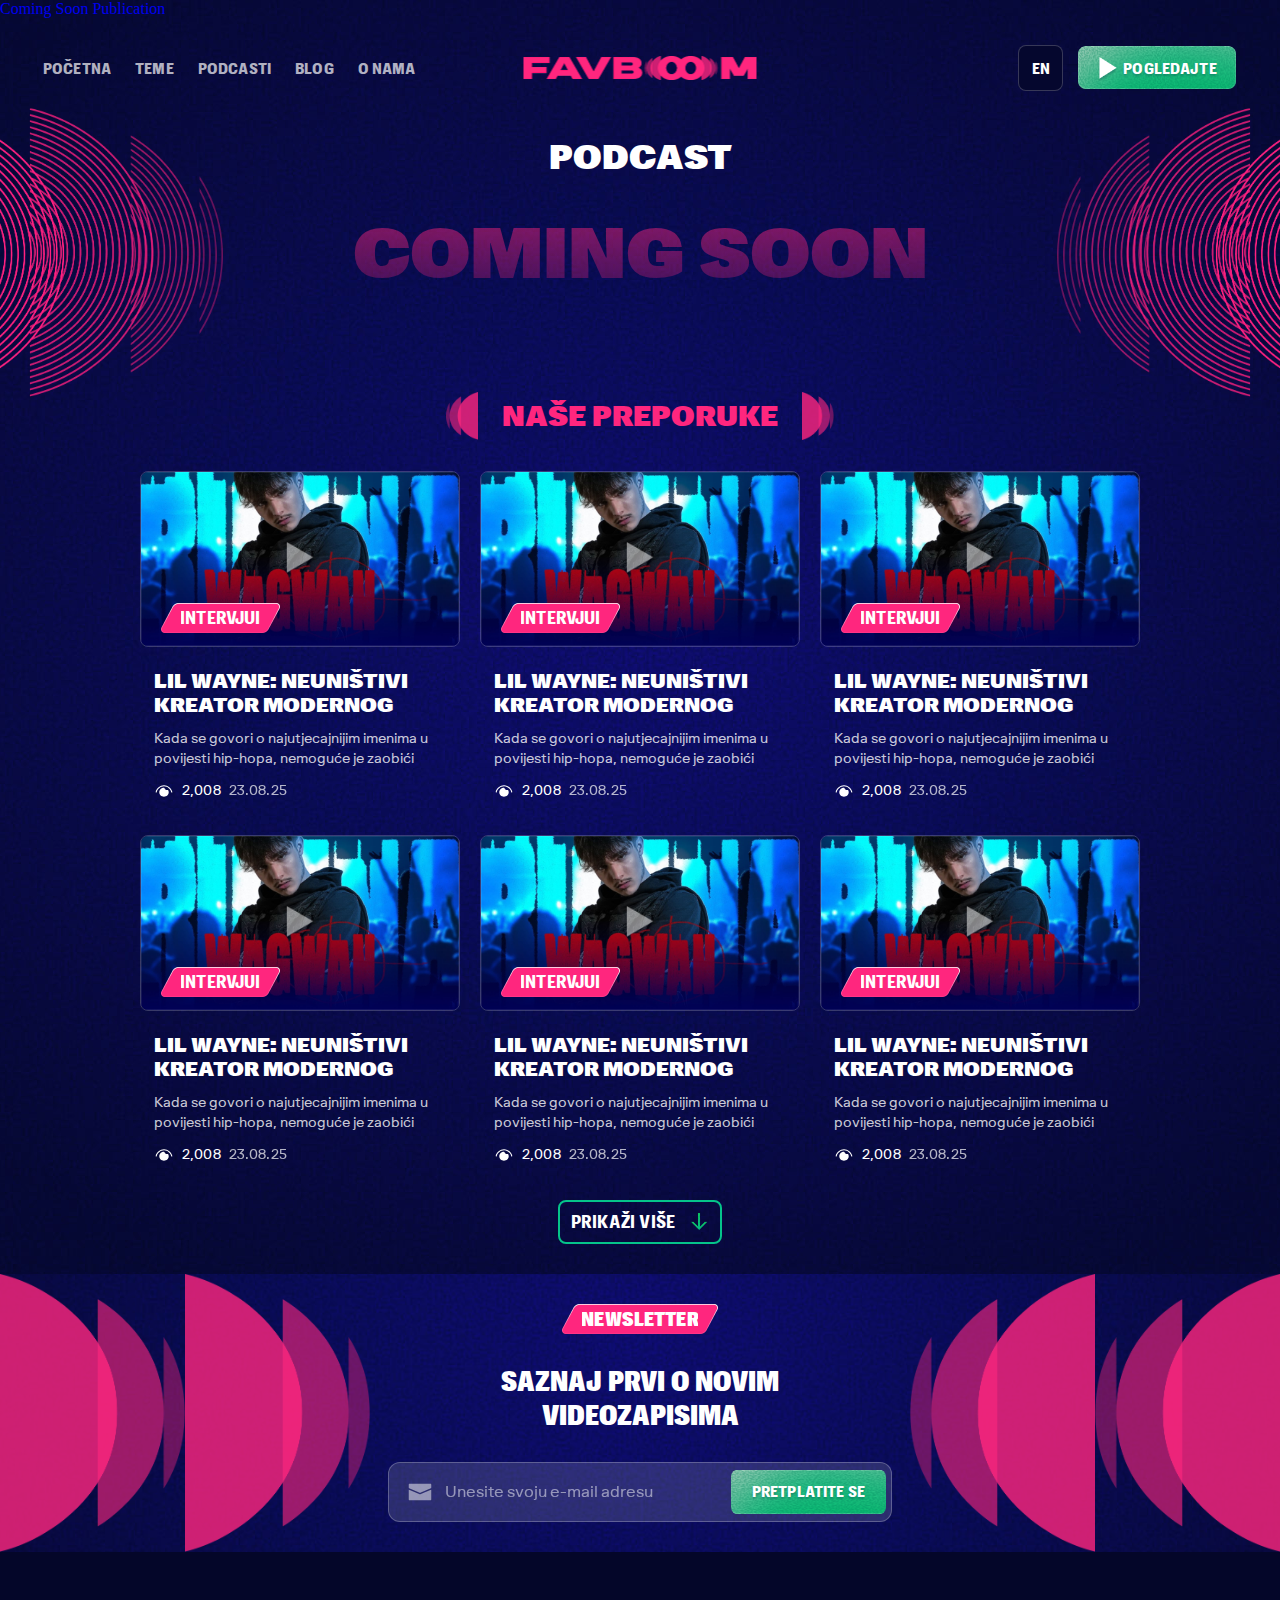
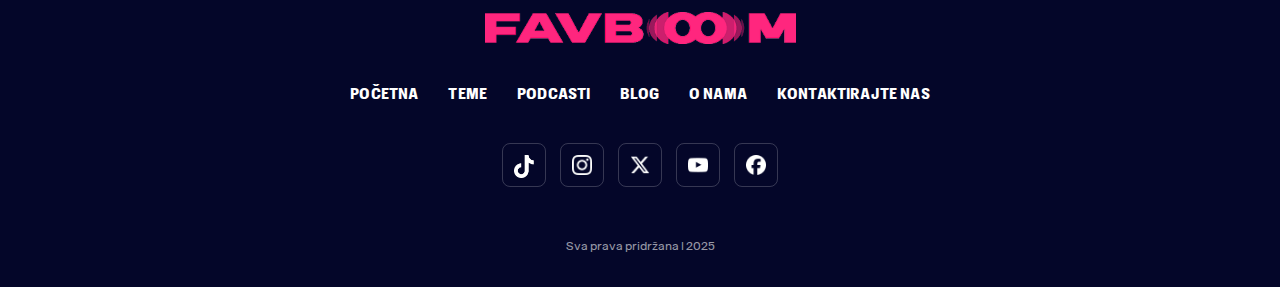
<file: commingsoon.html>
<!DOCTYPE html><html lang="hr"><head><meta charset="utf-8"><title>FAVBET</title><meta content="width=device-width, initial-scale=1" name="viewport"><link rel="shortcut icon" href="img/favicon.ico" type="image/x-icon"><link rel="stylesheet" href="css/main.css"></head><body><div class="podcastSoonPage__bg"></div><div class="podcastSoonPage"><div class="header__psevdo"></div><div class="header"><div class="header__test"> <a class="header__test-item" href="commingsoon.html">Coming Soon </a><a class="header__test-item" href="article.html">Publication</a></div><div class="scrolled"></div><div class="container--header"><div class="header__wrapper"><ul class="header__list"> <li class="header__item"><a class="header__item-link" href="index.html">Početna</a></li><li class="header__item"> <a class="header__item-link" href="theme.html">Teme</a></li><li class="header__item"> <a class="header__item-link" href="podcast.html">Podcasti</a></li><li class="header__item"> <a class="header__item-link" href="blog.html">Blog</a></li><li class="header__item"> <a class="header__item-link" href="about.html">O nama</a></li></ul><div class="header__logo"> <img class="header__logo-img" src="img/logo.png" alt="logo"></div><div class="header__buttons"> <div class="header__buttons-lang">EN</div><a class="header__buttons-watch" href="theme.html"> <div class="header__buttons-watch-icon"> <img class="header__buttons-watch-icon-img" src="img/triangle.png" alt="watch-icon"></div><div class="header__buttons-watch-text">Pogledajte</div></a></div><button class="header__burger" aria-label="Menu"><span class="header__burger-line"></span><span class="header__burger-line"></span><span class="header__burger-line"></span></button></div></div><div class="header__mobileMenu"><div class="header__mobileMenu-wrapper"><div class="header__mobileMenu-buttons"> <div class="header__mobileMenu-buttons-lang">EN</div></div><div class="header__mobileMenu-nav"><ul class="header__mobileMenu-list"><li class="header__mobileMenu-item header__mobileMenu-item"><a class="header__mobileMenu-item-link" href="index.html">Početna</a></li><li class="header__mobileMenu-item"><a class="header__mobileMenu-item-link" href="theme.html">Teme</a></li><li class="header__mobileMenu-item"><a class="header__mobileMenu-item-link" href="podcast.html">Podcasti</a></li><li class="header__mobileMenu-item"><a class="header__mobileMenu-item-link" href="blog.html">Blog</a></li><li class="header__mobileMenu-item"><a class="header__mobileMenu-item-link" href="about.html">O nama</a></li><li class="header__mobileMenu-item"><a class="header__mobileMenu-item-link" href="#">Kontaktirajte nas</a></li></ul></div><a class="header__mobileMenu-watch" href="theme.html"> <div class="header__mobileMenu-watch-icon"> <img class="header__mobileMenu-watch-icon-img" src="img/triangle.png" alt="watch-icon"></div><div class="header__mobileMenu-watch-text">Pogledajte</div></a><ul class="header__mobileMenu-socials"><li class="header__mobileMenu-socials-item"><a class="header__mobileMenu-socials-item-link" href="#"><img class="header__mobileMenu-socials-item-img" src="img/Socials/icon-tiktok.png" alt="facebook"></a></li><li class="header__mobileMenu-socials-item"><a class="header__mobileMenu-socials-item-link" href="#"><img class="header__mobileMenu-socials-item-img" src="img/Socials/icon-instagram.png" alt="facebook"></a></li><li class="header__mobileMenu-socials-item"><a class="header__mobileMenu-socials-item-link" href="#"><img class="header__mobileMenu-socials-item-img" src="img/Socials/icon-x.png" alt="facebook"></a></li><li class="header__mobileMenu-socials-item"><a class="header__mobileMenu-socials-item-link" href="#"><img class="header__mobileMenu-socials-item-img" src="img/Socials/icon-youtube.png" alt="instagram"></a></li><li class="header__mobileMenu-socials-item"><a class="header__mobileMenu-socials-item-link" href="#"><img class="header__mobileMenu-socials-item-img" src="img/Socials/icon-facebook.png" alt="twitter"></a></li></ul></div></div></div><div class="podcastSoonPage__wrapper"><div class="podcastSoonPage__title">Podcast</div><div class="podcastSoonPage__info"> <span>Coming </span><span>soon</span></div></div><div class="boxTitle"> <div class="boxTitle__decoration-left"><img src="img/header/mobile-menu-decoration-left.png" alt="decoration"></div><h2 class="boxTitle__text"> <p>Naše preporuke</p><p></p></h2><div class="boxTitle__decoration-right"><img src="img/header/mobile-menu-decoration-right.png" alt="decoration"></div></div><section class="videoList"><div class="container--videoList"><div class="videoList__grid"><div class="videoList__item"><div class="videoList__video"><img class="videoList__video-bg" src="img/slider/img-slide.jpg" alt="Video Preview"><button class="videoList__play-btn"><img class="videoList__play-btn-img" src="img/triangle.png" alt="play"></button></div><div class="videoList__tag">INTERVJUI</div><div class="videoList__content"><h3 class="videoList__title-item">Lil Wayne: Neuništivi kreator modernog</h3><p class="videoList__description">Kada se govori o najutjecajnijim imenima u povijesti hip-hopa, nemoguće je zaobići </p><div class="videoList__meta"><div class="videoList__views"><svg class="videoList__views-icon" xmlns="http://www.w3.org/2000/svg" width="20" height="20" viewBox="0 0 20 20" fill="none"><path d="M14.2158 9.30206C14.549 9.92706 14.7212 10.5989 14.7212 11.3021C14.7212 13.7448 12.605 15.7291 10.0001 15.7291C7.39513 15.7291 5.27896 13.7448 5.27896 11.3021C5.27896 8.85935 7.39513 6.87498 10.0001 6.87498C10.039 6.87498 10.1334 6.87498 10.2334 6.90623C10.4222 6.96352 10.5611 7.11456 10.5999 7.29685C10.8332 8.34373 11.8274 9.10935 12.9716 9.10935C13.1827 9.10935 13.3882 9.08331 13.5659 9.03644C13.827 8.96873 14.0936 9.08331 14.2158 9.30206ZM10.0001 4.27081C6.20097 4.27081 2.30743 7.39581 1.67424 10.9531C1.62425 11.2344 1.82976 11.5052 2.12969 11.5521C2.42962 11.5989 2.71844 11.4062 2.76843 11.125C3.26276 8.38019 6.45646 5.31248 10.0001 5.31248C13.5437 5.31248 16.7374 8.38019 17.2262 11.125C17.2706 11.3802 17.5094 11.5625 17.776 11.5625C17.8038 11.5625 17.8371 11.5625 17.8705 11.5573C18.1704 11.5104 18.3759 11.2396 18.3259 10.9583C17.6927 7.39581 13.7992 4.27081 10.0001 4.27081Z" fill="white"></path></svg><span class="videoList__views-count">2,008</span></div><div class="videoList__date">23.08.25</div></div></div></div><div class="videoList__item"><div class="videoList__video"><img class="videoList__video-bg" src="img/slider/img-slide.jpg" alt="Video Preview"><button class="videoList__play-btn"><img class="videoList__play-btn-img" src="img/triangle.png" alt="play"></button></div><div class="videoList__tag">INTERVJUI</div><div class="videoList__content"><h3 class="videoList__title-item">Lil Wayne: Neuništivi kreator modernog</h3><p class="videoList__description">Kada se govori o najutjecajnijim imenima u povijesti hip-hopa, nemoguće je zaobići </p><div class="videoList__meta"><div class="videoList__views"><svg class="videoList__views-icon" xmlns="http://www.w3.org/2000/svg" width="20" height="20" viewBox="0 0 20 20" fill="none"><path d="M14.2158 9.30206C14.549 9.92706 14.7212 10.5989 14.7212 11.3021C14.7212 13.7448 12.605 15.7291 10.0001 15.7291C7.39513 15.7291 5.27896 13.7448 5.27896 11.3021C5.27896 8.85935 7.39513 6.87498 10.0001 6.87498C10.039 6.87498 10.1334 6.87498 10.2334 6.90623C10.4222 6.96352 10.5611 7.11456 10.5999 7.29685C10.8332 8.34373 11.8274 9.10935 12.9716 9.10935C13.1827 9.10935 13.3882 9.08331 13.5659 9.03644C13.827 8.96873 14.0936 9.08331 14.2158 9.30206ZM10.0001 4.27081C6.20097 4.27081 2.30743 7.39581 1.67424 10.9531C1.62425 11.2344 1.82976 11.5052 2.12969 11.5521C2.42962 11.5989 2.71844 11.4062 2.76843 11.125C3.26276 8.38019 6.45646 5.31248 10.0001 5.31248C13.5437 5.31248 16.7374 8.38019 17.2262 11.125C17.2706 11.3802 17.5094 11.5625 17.776 11.5625C17.8038 11.5625 17.8371 11.5625 17.8705 11.5573C18.1704 11.5104 18.3759 11.2396 18.3259 10.9583C17.6927 7.39581 13.7992 4.27081 10.0001 4.27081Z" fill="white"></path></svg><span class="videoList__views-count">2,008</span></div><div class="videoList__date">23.08.25</div></div></div></div><div class="videoList__item"><div class="videoList__video"><img class="videoList__video-bg" src="img/slider/img-slide.jpg" alt="Video Preview"><button class="videoList__play-btn"><img class="videoList__play-btn-img" src="img/triangle.png" alt="play"></button></div><div class="videoList__tag">INTERVJUI</div><div class="videoList__content"><h3 class="videoList__title-item">Lil Wayne: Neuništivi kreator modernog</h3><p class="videoList__description">Kada se govori o najutjecajnijim imenima u povijesti hip-hopa, nemoguće je zaobići </p><div class="videoList__meta"><div class="videoList__views"><svg class="videoList__views-icon" xmlns="http://www.w3.org/2000/svg" width="20" height="20" viewBox="0 0 20 20" fill="none"><path d="M14.2158 9.30206C14.549 9.92706 14.7212 10.5989 14.7212 11.3021C14.7212 13.7448 12.605 15.7291 10.0001 15.7291C7.39513 15.7291 5.27896 13.7448 5.27896 11.3021C5.27896 8.85935 7.39513 6.87498 10.0001 6.87498C10.039 6.87498 10.1334 6.87498 10.2334 6.90623C10.4222 6.96352 10.5611 7.11456 10.5999 7.29685C10.8332 8.34373 11.8274 9.10935 12.9716 9.10935C13.1827 9.10935 13.3882 9.08331 13.5659 9.03644C13.827 8.96873 14.0936 9.08331 14.2158 9.30206ZM10.0001 4.27081C6.20097 4.27081 2.30743 7.39581 1.67424 10.9531C1.62425 11.2344 1.82976 11.5052 2.12969 11.5521C2.42962 11.5989 2.71844 11.4062 2.76843 11.125C3.26276 8.38019 6.45646 5.31248 10.0001 5.31248C13.5437 5.31248 16.7374 8.38019 17.2262 11.125C17.2706 11.3802 17.5094 11.5625 17.776 11.5625C17.8038 11.5625 17.8371 11.5625 17.8705 11.5573C18.1704 11.5104 18.3759 11.2396 18.3259 10.9583C17.6927 7.39581 13.7992 4.27081 10.0001 4.27081Z" fill="white"></path></svg><span class="videoList__views-count">2,008</span></div><div class="videoList__date">23.08.25</div></div></div></div><div class="videoList__item"><div class="videoList__video"><img class="videoList__video-bg" src="img/slider/img-slide.jpg" alt="Video Preview"><button class="videoList__play-btn"><img class="videoList__play-btn-img" src="img/triangle.png" alt="play"></button></div><div class="videoList__tag">INTERVJUI</div><div class="videoList__content"><h3 class="videoList__title-item">Lil Wayne: Neuništivi kreator modernog</h3><p class="videoList__description">Kada se govori o najutjecajnijim imenima u povijesti hip-hopa, nemoguće je zaobići </p><div class="videoList__meta"><div class="videoList__views"><svg class="videoList__views-icon" xmlns="http://www.w3.org/2000/svg" width="20" height="20" viewBox="0 0 20 20" fill="none"><path d="M14.2158 9.30206C14.549 9.92706 14.7212 10.5989 14.7212 11.3021C14.7212 13.7448 12.605 15.7291 10.0001 15.7291C7.39513 15.7291 5.27896 13.7448 5.27896 11.3021C5.27896 8.85935 7.39513 6.87498 10.0001 6.87498C10.039 6.87498 10.1334 6.87498 10.2334 6.90623C10.4222 6.96352 10.5611 7.11456 10.5999 7.29685C10.8332 8.34373 11.8274 9.10935 12.9716 9.10935C13.1827 9.10935 13.3882 9.08331 13.5659 9.03644C13.827 8.96873 14.0936 9.08331 14.2158 9.30206ZM10.0001 4.27081C6.20097 4.27081 2.30743 7.39581 1.67424 10.9531C1.62425 11.2344 1.82976 11.5052 2.12969 11.5521C2.42962 11.5989 2.71844 11.4062 2.76843 11.125C3.26276 8.38019 6.45646 5.31248 10.0001 5.31248C13.5437 5.31248 16.7374 8.38019 17.2262 11.125C17.2706 11.3802 17.5094 11.5625 17.776 11.5625C17.8038 11.5625 17.8371 11.5625 17.8705 11.5573C18.1704 11.5104 18.3759 11.2396 18.3259 10.9583C17.6927 7.39581 13.7992 4.27081 10.0001 4.27081Z" fill="white"></path></svg><span class="videoList__views-count">2,008</span></div><div class="videoList__date">23.08.25</div></div></div></div><div class="videoList__item"><div class="videoList__video"><img class="videoList__video-bg" src="img/slider/img-slide.jpg" alt="Video Preview"><button class="videoList__play-btn"><img class="videoList__play-btn-img" src="img/triangle.png" alt="play"></button></div><div class="videoList__tag">INTERVJUI</div><div class="videoList__content"><h3 class="videoList__title-item">Lil Wayne: Neuništivi kreator modernog</h3><p class="videoList__description">Kada se govori o najutjecajnijim imenima u povijesti hip-hopa, nemoguće je zaobići </p><div class="videoList__meta"><div class="videoList__views"><svg class="videoList__views-icon" xmlns="http://www.w3.org/2000/svg" width="20" height="20" viewBox="0 0 20 20" fill="none"><path d="M14.2158 9.30206C14.549 9.92706 14.7212 10.5989 14.7212 11.3021C14.7212 13.7448 12.605 15.7291 10.0001 15.7291C7.39513 15.7291 5.27896 13.7448 5.27896 11.3021C5.27896 8.85935 7.39513 6.87498 10.0001 6.87498C10.039 6.87498 10.1334 6.87498 10.2334 6.90623C10.4222 6.96352 10.5611 7.11456 10.5999 7.29685C10.8332 8.34373 11.8274 9.10935 12.9716 9.10935C13.1827 9.10935 13.3882 9.08331 13.5659 9.03644C13.827 8.96873 14.0936 9.08331 14.2158 9.30206ZM10.0001 4.27081C6.20097 4.27081 2.30743 7.39581 1.67424 10.9531C1.62425 11.2344 1.82976 11.5052 2.12969 11.5521C2.42962 11.5989 2.71844 11.4062 2.76843 11.125C3.26276 8.38019 6.45646 5.31248 10.0001 5.31248C13.5437 5.31248 16.7374 8.38019 17.2262 11.125C17.2706 11.3802 17.5094 11.5625 17.776 11.5625C17.8038 11.5625 17.8371 11.5625 17.8705 11.5573C18.1704 11.5104 18.3759 11.2396 18.3259 10.9583C17.6927 7.39581 13.7992 4.27081 10.0001 4.27081Z" fill="white"></path></svg><span class="videoList__views-count">2,008</span></div><div class="videoList__date">23.08.25</div></div></div></div><div class="videoList__item"><div class="videoList__video"><img class="videoList__video-bg" src="img/slider/img-slide.jpg" alt="Video Preview"><button class="videoList__play-btn"><img class="videoList__play-btn-img" src="img/triangle.png" alt="play"></button></div><div class="videoList__tag">INTERVJUI</div><div class="videoList__content"><h3 class="videoList__title-item">Lil Wayne: Neuništivi kreator modernog</h3><p class="videoList__description">Kada se govori o najutjecajnijim imenima u povijesti hip-hopa, nemoguće je zaobići </p><div class="videoList__meta"><div class="videoList__views"><svg class="videoList__views-icon" xmlns="http://www.w3.org/2000/svg" width="20" height="20" viewBox="0 0 20 20" fill="none"><path d="M14.2158 9.30206C14.549 9.92706 14.7212 10.5989 14.7212 11.3021C14.7212 13.7448 12.605 15.7291 10.0001 15.7291C7.39513 15.7291 5.27896 13.7448 5.27896 11.3021C5.27896 8.85935 7.39513 6.87498 10.0001 6.87498C10.039 6.87498 10.1334 6.87498 10.2334 6.90623C10.4222 6.96352 10.5611 7.11456 10.5999 7.29685C10.8332 8.34373 11.8274 9.10935 12.9716 9.10935C13.1827 9.10935 13.3882 9.08331 13.5659 9.03644C13.827 8.96873 14.0936 9.08331 14.2158 9.30206ZM10.0001 4.27081C6.20097 4.27081 2.30743 7.39581 1.67424 10.9531C1.62425 11.2344 1.82976 11.5052 2.12969 11.5521C2.42962 11.5989 2.71844 11.4062 2.76843 11.125C3.26276 8.38019 6.45646 5.31248 10.0001 5.31248C13.5437 5.31248 16.7374 8.38019 17.2262 11.125C17.2706 11.3802 17.5094 11.5625 17.776 11.5625C17.8038 11.5625 17.8371 11.5625 17.8705 11.5573C18.1704 11.5104 18.3759 11.2396 18.3259 10.9583C17.6927 7.39581 13.7992 4.27081 10.0001 4.27081Z" fill="white"></path></svg><span class="videoList__views-count">2,008</span></div><div class="videoList__date">23.08.25</div></div></div></div><div class="videoList__item"><div class="videoList__video"><img class="videoList__video-bg" src="img/slider/img-slide.jpg" alt="Video Preview"><button class="videoList__play-btn"><img class="videoList__play-btn-img" src="img/triangle.png" alt="play"></button></div><div class="videoList__tag">INTERVJUI</div><div class="videoList__content"><h3 class="videoList__title-item">Lil Wayne: Neuništivi kreator modernog</h3><p class="videoList__description">Kada se govori o najutjecajnijim imenima u povijesti hip-hopa, nemoguće je zaobići </p><div class="videoList__meta"><div class="videoList__views"><svg class="videoList__views-icon" xmlns="http://www.w3.org/2000/svg" width="20" height="20" viewBox="0 0 20 20" fill="none"><path d="M14.2158 9.30206C14.549 9.92706 14.7212 10.5989 14.7212 11.3021C14.7212 13.7448 12.605 15.7291 10.0001 15.7291C7.39513 15.7291 5.27896 13.7448 5.27896 11.3021C5.27896 8.85935 7.39513 6.87498 10.0001 6.87498C10.039 6.87498 10.1334 6.87498 10.2334 6.90623C10.4222 6.96352 10.5611 7.11456 10.5999 7.29685C10.8332 8.34373 11.8274 9.10935 12.9716 9.10935C13.1827 9.10935 13.3882 9.08331 13.5659 9.03644C13.827 8.96873 14.0936 9.08331 14.2158 9.30206ZM10.0001 4.27081C6.20097 4.27081 2.30743 7.39581 1.67424 10.9531C1.62425 11.2344 1.82976 11.5052 2.12969 11.5521C2.42962 11.5989 2.71844 11.4062 2.76843 11.125C3.26276 8.38019 6.45646 5.31248 10.0001 5.31248C13.5437 5.31248 16.7374 8.38019 17.2262 11.125C17.2706 11.3802 17.5094 11.5625 17.776 11.5625C17.8038 11.5625 17.8371 11.5625 17.8705 11.5573C18.1704 11.5104 18.3759 11.2396 18.3259 10.9583C17.6927 7.39581 13.7992 4.27081 10.0001 4.27081Z" fill="white"></path></svg><span class="videoList__views-count">2,008</span></div><div class="videoList__date">23.08.25</div></div></div></div><div class="videoList__item"><div class="videoList__video"><img class="videoList__video-bg" src="img/slider/img-slide.jpg" alt="Video Preview"><button class="videoList__play-btn"><img class="videoList__play-btn-img" src="img/triangle.png" alt="play"></button></div><div class="videoList__tag">INTERVJUI</div><div class="videoList__content"><h3 class="videoList__title-item">Lil Wayne: Neuništivi kreator modernog</h3><p class="videoList__description">Kada se govori o najutjecajnijim imenima u povijesti hip-hopa, nemoguće je zaobići </p><div class="videoList__meta"><div class="videoList__views"><svg class="videoList__views-icon" xmlns="http://www.w3.org/2000/svg" width="20" height="20" viewBox="0 0 20 20" fill="none"><path d="M14.2158 9.30206C14.549 9.92706 14.7212 10.5989 14.7212 11.3021C14.7212 13.7448 12.605 15.7291 10.0001 15.7291C7.39513 15.7291 5.27896 13.7448 5.27896 11.3021C5.27896 8.85935 7.39513 6.87498 10.0001 6.87498C10.039 6.87498 10.1334 6.87498 10.2334 6.90623C10.4222 6.96352 10.5611 7.11456 10.5999 7.29685C10.8332 8.34373 11.8274 9.10935 12.9716 9.10935C13.1827 9.10935 13.3882 9.08331 13.5659 9.03644C13.827 8.96873 14.0936 9.08331 14.2158 9.30206ZM10.0001 4.27081C6.20097 4.27081 2.30743 7.39581 1.67424 10.9531C1.62425 11.2344 1.82976 11.5052 2.12969 11.5521C2.42962 11.5989 2.71844 11.4062 2.76843 11.125C3.26276 8.38019 6.45646 5.31248 10.0001 5.31248C13.5437 5.31248 16.7374 8.38019 17.2262 11.125C17.2706 11.3802 17.5094 11.5625 17.776 11.5625C17.8038 11.5625 17.8371 11.5625 17.8705 11.5573C18.1704 11.5104 18.3759 11.2396 18.3259 10.9583C17.6927 7.39581 13.7992 4.27081 10.0001 4.27081Z" fill="white"></path></svg><span class="videoList__views-count">2,008</span></div><div class="videoList__date">23.08.25</div></div></div></div><div class="videoList__item"><div class="videoList__video"><img class="videoList__video-bg" src="img/slider/img-slide.jpg" alt="Video Preview"><button class="videoList__play-btn"><img class="videoList__play-btn-img" src="img/triangle.png" alt="play"></button></div><div class="videoList__tag">INTERVJUI</div><div class="videoList__content"><h3 class="videoList__title-item">Lil Wayne: Neuništivi kreator modernog</h3><p class="videoList__description">Kada se govori o najutjecajnijim imenima u povijesti hip-hopa, nemoguće je zaobići </p><div class="videoList__meta"><div class="videoList__views"><svg class="videoList__views-icon" xmlns="http://www.w3.org/2000/svg" width="20" height="20" viewBox="0 0 20 20" fill="none"><path d="M14.2158 9.30206C14.549 9.92706 14.7212 10.5989 14.7212 11.3021C14.7212 13.7448 12.605 15.7291 10.0001 15.7291C7.39513 15.7291 5.27896 13.7448 5.27896 11.3021C5.27896 8.85935 7.39513 6.87498 10.0001 6.87498C10.039 6.87498 10.1334 6.87498 10.2334 6.90623C10.4222 6.96352 10.5611 7.11456 10.5999 7.29685C10.8332 8.34373 11.8274 9.10935 12.9716 9.10935C13.1827 9.10935 13.3882 9.08331 13.5659 9.03644C13.827 8.96873 14.0936 9.08331 14.2158 9.30206ZM10.0001 4.27081C6.20097 4.27081 2.30743 7.39581 1.67424 10.9531C1.62425 11.2344 1.82976 11.5052 2.12969 11.5521C2.42962 11.5989 2.71844 11.4062 2.76843 11.125C3.26276 8.38019 6.45646 5.31248 10.0001 5.31248C13.5437 5.31248 16.7374 8.38019 17.2262 11.125C17.2706 11.3802 17.5094 11.5625 17.776 11.5625C17.8038 11.5625 17.8371 11.5625 17.8705 11.5573C18.1704 11.5104 18.3759 11.2396 18.3259 10.9583C17.6927 7.39581 13.7992 4.27081 10.0001 4.27081Z" fill="white"></path></svg><span class="videoList__views-count">2,008</span></div><div class="videoList__date">23.08.25</div></div></div></div><div class="videoList__item"><div class="videoList__video"><img class="videoList__video-bg" src="img/slider/img-slide.jpg" alt="Video Preview"><button class="videoList__play-btn"><img class="videoList__play-btn-img" src="img/triangle.png" alt="play"></button></div><div class="videoList__tag">INTERVJUI</div><div class="videoList__content"><h3 class="videoList__title-item">Lil Wayne: Neuništivi kreator modernog</h3><p class="videoList__description">Kada se govori o najutjecajnijim imenima u povijesti hip-hopa, nemoguće je zaobići </p><div class="videoList__meta"><div class="videoList__views"><svg class="videoList__views-icon" xmlns="http://www.w3.org/2000/svg" width="20" height="20" viewBox="0 0 20 20" fill="none"><path d="M14.2158 9.30206C14.549 9.92706 14.7212 10.5989 14.7212 11.3021C14.7212 13.7448 12.605 15.7291 10.0001 15.7291C7.39513 15.7291 5.27896 13.7448 5.27896 11.3021C5.27896 8.85935 7.39513 6.87498 10.0001 6.87498C10.039 6.87498 10.1334 6.87498 10.2334 6.90623C10.4222 6.96352 10.5611 7.11456 10.5999 7.29685C10.8332 8.34373 11.8274 9.10935 12.9716 9.10935C13.1827 9.10935 13.3882 9.08331 13.5659 9.03644C13.827 8.96873 14.0936 9.08331 14.2158 9.30206ZM10.0001 4.27081C6.20097 4.27081 2.30743 7.39581 1.67424 10.9531C1.62425 11.2344 1.82976 11.5052 2.12969 11.5521C2.42962 11.5989 2.71844 11.4062 2.76843 11.125C3.26276 8.38019 6.45646 5.31248 10.0001 5.31248C13.5437 5.31248 16.7374 8.38019 17.2262 11.125C17.2706 11.3802 17.5094 11.5625 17.776 11.5625C17.8038 11.5625 17.8371 11.5625 17.8705 11.5573C18.1704 11.5104 18.3759 11.2396 18.3259 10.9583C17.6927 7.39581 13.7992 4.27081 10.0001 4.27081Z" fill="white"></path></svg><span class="videoList__views-count">2,008</span></div><div class="videoList__date">23.08.25</div></div></div></div></div><button class="videoList__load-more"><span>Prikaži više</span><div class="videoList__load-more-icon"><img class="videoList__load-more-icon-default" src="img/slider/arrow-mob.png" alt="arrow"><img class="videoList__load-more-icon-hover" src="img/arrow-white.png" alt="arrow"></div></button></div></section></div><section class="newsletter"><div class="newsletter__tag">NEWSLETTER</div><h2 class="newsletter__title">Saznaj prvi o novim videozapisima</h2><form class="newsletter__form"><div class="newsletter__input-wrapper"><input class="newsletter__input" type="email" placeholder="Unesite svoju e-mail adresu" required><svg class="newsletter__icon" xmlns="http://www.w3.org/2000/svg" width="24" height="24" viewBox="0 0 24 24" fill="none"><path d="M23.25 9.63V19.5C23.25 19.6989 23.171 19.8897 23.0303 20.0303C22.8897 20.171 22.6989 20.25 22.5 20.25H1.5C1.30109 20.25 1.11032 20.171 0.96967 20.0303C0.829018 19.8897 0.75 19.6989 0.75 19.5V9.63L2.25 10.2675L11.115 14.07C11.3947 14.1897 11.6958 14.2514 12 14.2514C12.3042 14.2514 12.6053 14.1897 12.885 14.07L21.75 10.2675L23.25 9.63ZM22.5 3.75H1.5C1.30109 3.75 1.11032 3.82902 0.96967 3.96967C0.829018 4.11032 0.75 4.30109 0.75 4.5V7.5C0.75012 7.64722 0.793564 7.79115 0.874919 7.91385C0.956273 8.03654 1.07194 8.13258 1.2075 8.19L11.7075 12.69C11.8 12.7292 11.8995 12.7494 12 12.7494C12.1005 12.7494 12.2 12.7292 12.2925 12.69L22.7925 8.19C22.9281 8.13258 23.0437 8.03654 23.1251 7.91385C23.2064 7.79115 23.2499 7.64722 23.25 7.5V4.5C23.25 4.30109 23.171 4.11032 23.0303 3.96967C22.8897 3.82902 22.6989 3.75 22.5 3.75Z" fill="url(#paint0_linear_123_15052)"></path><defs><linearGradient id="paint0_linear_123_15052" x1="12" y1="3.75" x2="12" y2="20.25" gradientUnits="userSpaceOnUse"><stop offset="0" stop-color="#05C48A"></stop><stop offset="1" stop-color="#10D161"></stop></linearGradient></defs></svg><button class="newsletter__button" type="submit"><span>Pretplatite se</span></button></div></form></section><div class="footer"> <div class="container--footer"><div class="footer__wrapper"><div class="footer__logo"><img class="footer__logo-img" src="img/logo.png" alt="logo"></div><ul class="footer__menu"><li class="footer__menu-item"><a class="footer__menu-link" href="index.html">Početna</a></li><li class="footer__menu-item"><a class="footer__menu-link" href="theme.html">Teme</a></li><li class="footer__menu-item"><a class="footer__menu-link" href="podcast.html">Podcasti  </a></li><li class="footer__menu-item"><a class="footer__menu-link" href="blog.html">Blog</a></li><li class="footer__menu-item"><a class="footer__menu-link" href="about.html">O nama</a></li><li class="footer__menu-item"><a class="footer__menu-link" href="#">Kontaktirajte nas</a></li></ul><ul class="footer__socials"><a class="footer__socials-link" href="#"><img class="footer__socials-img" src="img/Socials/icon-tiktok.png" alt="facebook"></a><a class="footer__socials-link" href="#"><img class="footer__socials-img" src="img/Socials/icon-instagram.png" alt="facebook"></a><a class="footer__socials-link" href="#"><img class="footer__socials-img" src="img/Socials/icon-x.png" alt="facebook"></a><a class="footer__socials-link" href="#"><img class="footer__socials-img" src="img/Socials/icon-youtube.png" alt="instagram"></a><a class="footer__socials-link" href="#"><img class="footer__socials-img" src="img/Socials/icon-facebook.png" alt="twitter"></a></ul><div class="footer__copyright"><p class="footer__copyright-text">Sva prava pridržana | 2025</p></div></div></div></div><script src="js/main.js"></script></body></html>
</file>
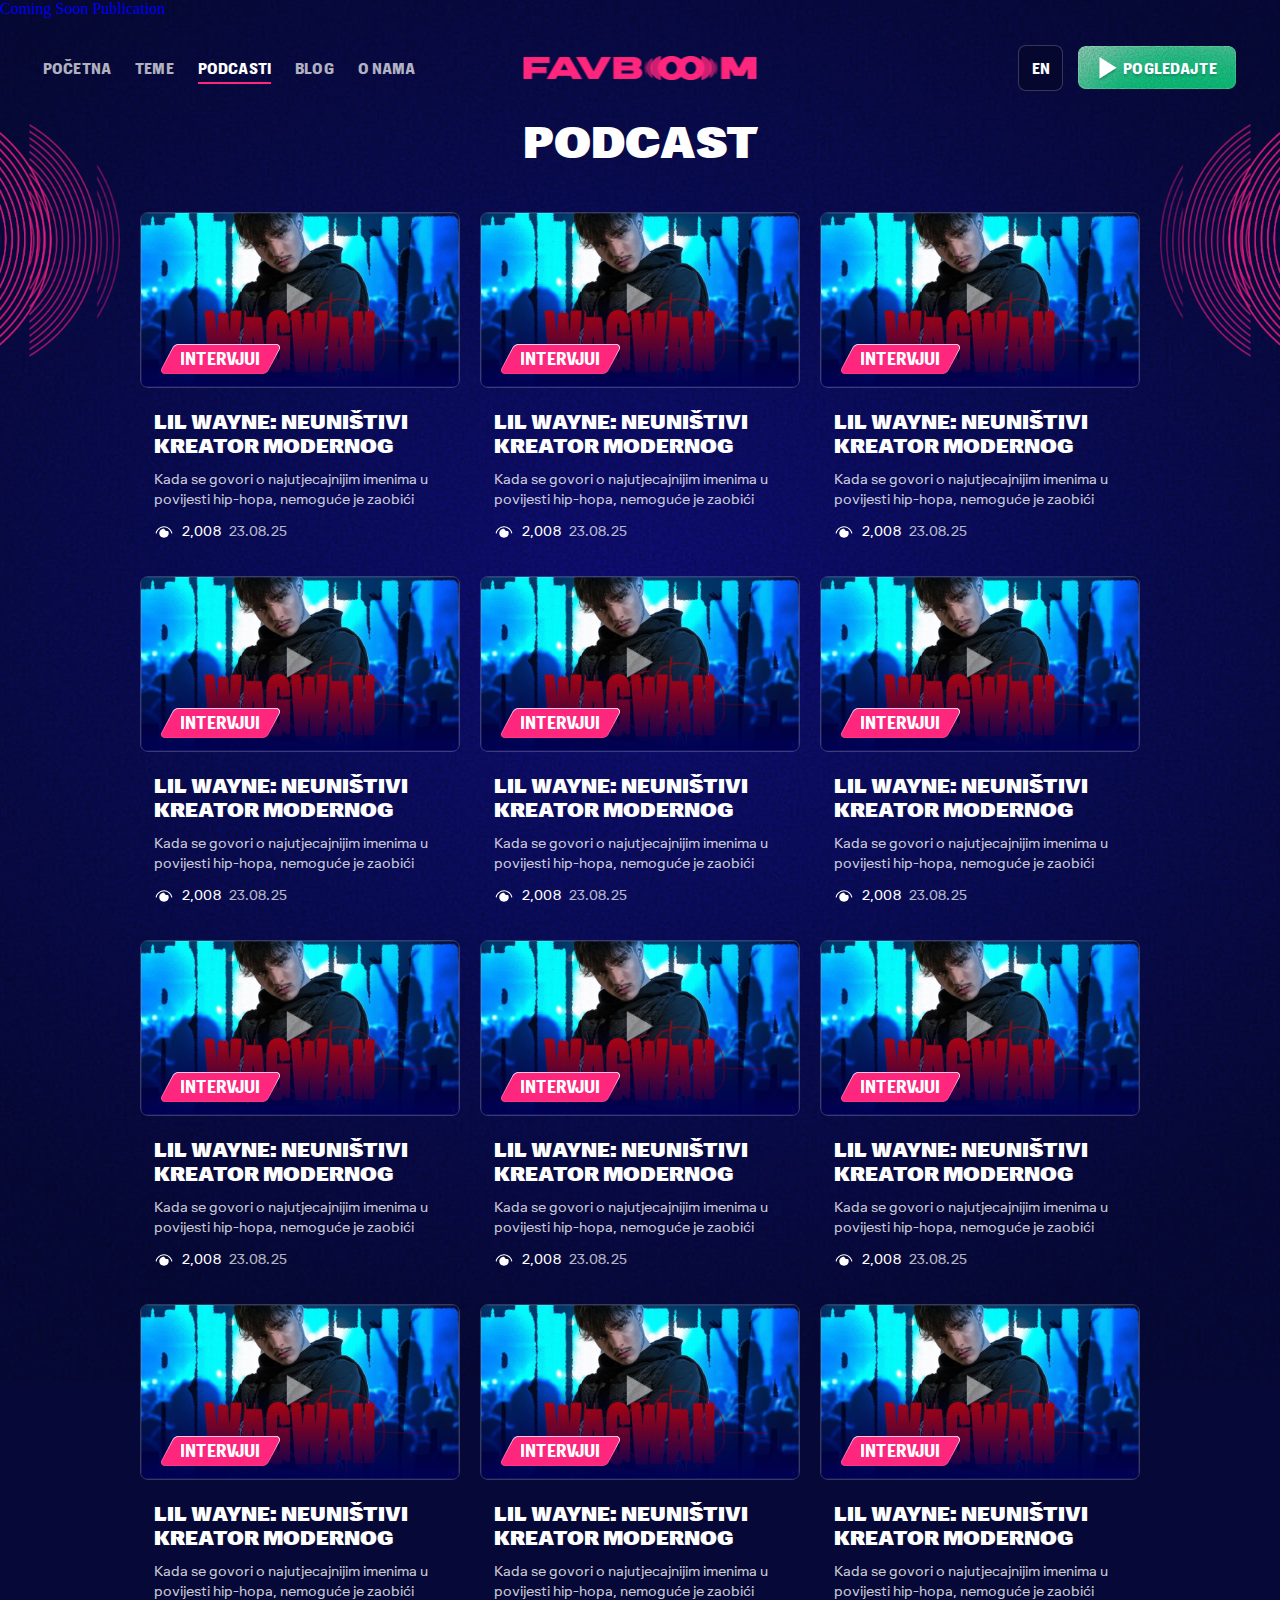
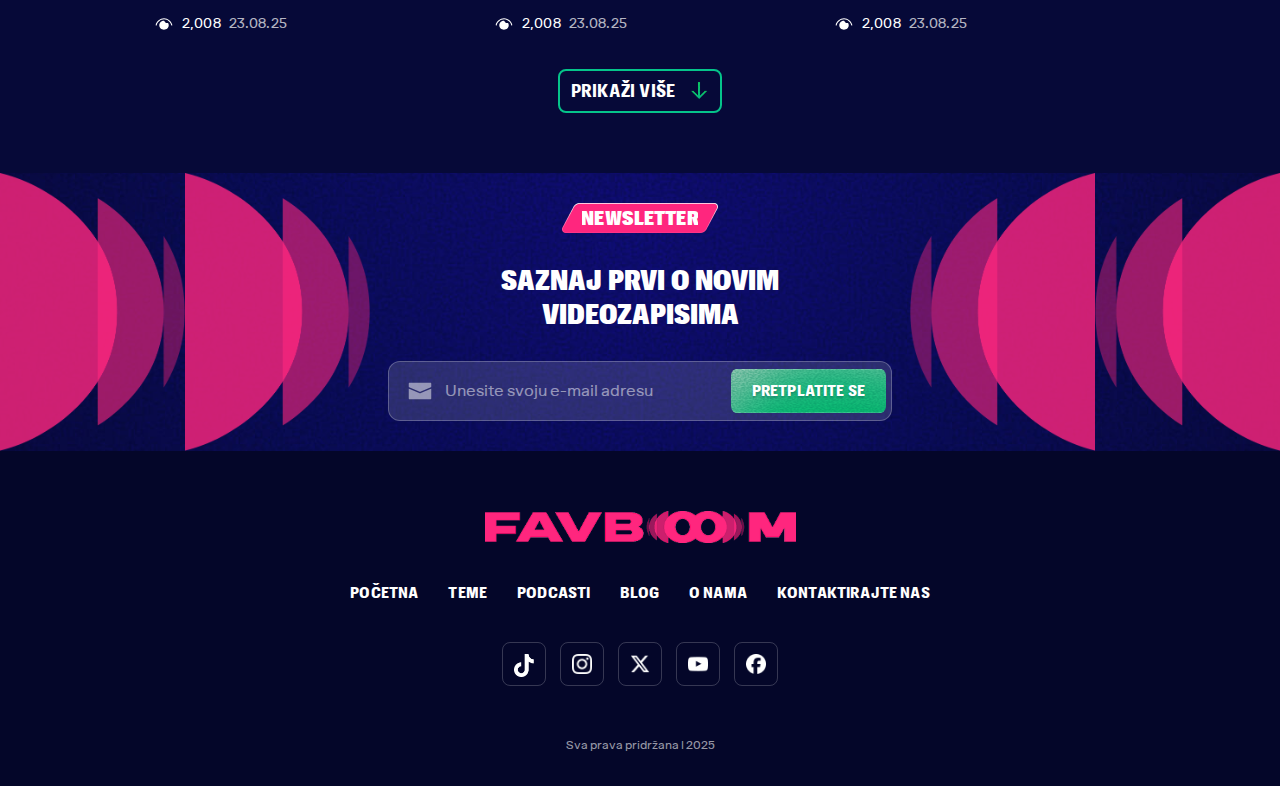
<file: podcast.html>
<!DOCTYPE html><html lang="ua"><head><meta charset="utf-8"><title>FAVBET</title><meta content="width=device-width, initial-scale=1" name="viewport"><link rel="shortcut icon" href="img/favicon.ico" type="image/x-icon"><link rel="stylesheet" href="css/main.css"></head><body><div class="podcastPage__bg"></div><div class="podcastPage"><div class="header__psevdo"></div><div class="header"><div class="header__test"> <a class="header__test-item" href="commingsoon.html">Coming Soon </a><a class="header__test-item" href="article.html">Publication</a></div><div class="scrolled"></div><div class="container--header"><div class="header__wrapper"><ul class="header__list"> <li class="header__item"><a class="header__item-link" href="index.html">Početna</a></li><li class="header__item"> <a class="header__item-link" href="theme.html">Teme</a></li><li class="header__item"> <a class="header__item-link" href="podcast.html">Podcasti</a></li><li class="header__item"> <a class="header__item-link" href="blog.html">Blog</a></li><li class="header__item"> <a class="header__item-link" href="about.html">O nama</a></li></ul><div class="header__logo"> <img class="header__logo-img" src="img/logo.png" alt="logo"></div><div class="header__buttons"> <div class="header__buttons-lang">EN</div><a class="header__buttons-watch" href="theme.html"> <div class="header__buttons-watch-icon"> <img class="header__buttons-watch-icon-img" src="img/triangle.png" alt="watch-icon"></div><div class="header__buttons-watch-text">Pogledajte</div></a></div><button class="header__burger" aria-label="Menu"><span class="header__burger-line"></span><span class="header__burger-line"></span><span class="header__burger-line"></span></button></div></div><div class="header__mobileMenu"><div class="header__mobileMenu-wrapper"><div class="header__mobileMenu-buttons"> <div class="header__mobileMenu-buttons-lang">EN</div></div><div class="header__mobileMenu-nav"><ul class="header__mobileMenu-list"><li class="header__mobileMenu-item header__mobileMenu-item"><a class="header__mobileMenu-item-link" href="index.html">Početna</a></li><li class="header__mobileMenu-item"><a class="header__mobileMenu-item-link" href="theme.html">Teme</a></li><li class="header__mobileMenu-item"><a class="header__mobileMenu-item-link" href="podcast.html">Podcasti</a></li><li class="header__mobileMenu-item"><a class="header__mobileMenu-item-link" href="blog.html">Blog</a></li><li class="header__mobileMenu-item"><a class="header__mobileMenu-item-link" href="about.html">O nama</a></li><li class="header__mobileMenu-item"><a class="header__mobileMenu-item-link" href="#">Kontaktirajte nas</a></li></ul></div><a class="header__mobileMenu-watch" href="theme.html"> <div class="header__mobileMenu-watch-icon"> <img class="header__mobileMenu-watch-icon-img" src="img/triangle.png" alt="watch-icon"></div><div class="header__mobileMenu-watch-text">Pogledajte</div></a><ul class="header__mobileMenu-socials"><li class="header__mobileMenu-socials-item"><a class="header__mobileMenu-socials-item-link" href="#"><img class="header__mobileMenu-socials-item-img" src="img/Socials/icon-tiktok.png" alt="facebook"></a></li><li class="header__mobileMenu-socials-item"><a class="header__mobileMenu-socials-item-link" href="#"><img class="header__mobileMenu-socials-item-img" src="img/Socials/icon-instagram.png" alt="facebook"></a></li><li class="header__mobileMenu-socials-item"><a class="header__mobileMenu-socials-item-link" href="#"><img class="header__mobileMenu-socials-item-img" src="img/Socials/icon-x.png" alt="facebook"></a></li><li class="header__mobileMenu-socials-item"><a class="header__mobileMenu-socials-item-link" href="#"><img class="header__mobileMenu-socials-item-img" src="img/Socials/icon-youtube.png" alt="instagram"></a></li><li class="header__mobileMenu-socials-item"><a class="header__mobileMenu-socials-item-link" href="#"><img class="header__mobileMenu-socials-item-img" src="img/Socials/icon-facebook.png" alt="twitter"></a></li></ul></div></div></div><div class="themePage__wrapper"><div class="podcastPage__title">Podcast</div></div><section class="videoListTheme"><div class="container--videoListTheme"><div class="videoListTheme__grid"><div class="videoListTheme__item"><div class="videoListTheme__video"><img class="videoListTheme__video-bg" src="img/slider/img-slide.jpg" alt="Video Preview"><button class="videoListTheme__play-btn"><img class="videoListTheme__play-btn-img" src="img/triangle.png" alt="play"></button></div><div class="videoListTheme__tag">INTERVJUI</div><div class="videoListTheme__content"><h3 class="videoListTheme__title-item">Lil Wayne: Neuništivi kreator modernog</h3><p class="videoListTheme__description">Kada se govori o najutjecajnijim imenima u povijesti hip-hopa, nemoguće je zaobići </p><div class="videoListTheme__meta"><div class="videoListTheme__views"><svg class="videoListTheme__views-icon" xmlns="http://www.w3.org/2000/svg" width="20" height="20" viewBox="0 0 20 20" fill="none"><path d="M14.2158 9.30206C14.549 9.92706 14.7212 10.5989 14.7212 11.3021C14.7212 13.7448 12.605 15.7291 10.0001 15.7291C7.39513 15.7291 5.27896 13.7448 5.27896 11.3021C5.27896 8.85935 7.39513 6.87498 10.0001 6.87498C10.039 6.87498 10.1334 6.87498 10.2334 6.90623C10.4222 6.96352 10.5611 7.11456 10.5999 7.29685C10.8332 8.34373 11.8274 9.10935 12.9716 9.10935C13.1827 9.10935 13.3882 9.08331 13.5659 9.03644C13.827 8.96873 14.0936 9.08331 14.2158 9.30206ZM10.0001 4.27081C6.20097 4.27081 2.30743 7.39581 1.67424 10.9531C1.62425 11.2344 1.82976 11.5052 2.12969 11.5521C2.42962 11.5989 2.71844 11.4062 2.76843 11.125C3.26276 8.38019 6.45646 5.31248 10.0001 5.31248C13.5437 5.31248 16.7374 8.38019 17.2262 11.125C17.2706 11.3802 17.5094 11.5625 17.776 11.5625C17.8038 11.5625 17.8371 11.5625 17.8705 11.5573C18.1704 11.5104 18.3759 11.2396 18.3259 10.9583C17.6927 7.39581 13.7992 4.27081 10.0001 4.27081Z" fill="white"></path></svg><span class="videoListTheme__views-count">2,008</span></div><div class="videoListTheme__date">23.08.25</div></div></div></div><div class="videoListTheme__item"><div class="videoListTheme__video"><img class="videoListTheme__video-bg" src="img/slider/img-slide.jpg" alt="Video Preview"><button class="videoListTheme__play-btn"><img class="videoListTheme__play-btn-img" src="img/triangle.png" alt="play"></button></div><div class="videoListTheme__tag">INTERVJUI</div><div class="videoListTheme__content"><h3 class="videoListTheme__title-item">Lil Wayne: Neuništivi kreator modernog</h3><p class="videoListTheme__description">Kada se govori o najutjecajnijim imenima u povijesti hip-hopa, nemoguće je zaobići </p><div class="videoListTheme__meta"><div class="videoListTheme__views"><svg class="videoListTheme__views-icon" xmlns="http://www.w3.org/2000/svg" width="20" height="20" viewBox="0 0 20 20" fill="none"><path d="M14.2158 9.30206C14.549 9.92706 14.7212 10.5989 14.7212 11.3021C14.7212 13.7448 12.605 15.7291 10.0001 15.7291C7.39513 15.7291 5.27896 13.7448 5.27896 11.3021C5.27896 8.85935 7.39513 6.87498 10.0001 6.87498C10.039 6.87498 10.1334 6.87498 10.2334 6.90623C10.4222 6.96352 10.5611 7.11456 10.5999 7.29685C10.8332 8.34373 11.8274 9.10935 12.9716 9.10935C13.1827 9.10935 13.3882 9.08331 13.5659 9.03644C13.827 8.96873 14.0936 9.08331 14.2158 9.30206ZM10.0001 4.27081C6.20097 4.27081 2.30743 7.39581 1.67424 10.9531C1.62425 11.2344 1.82976 11.5052 2.12969 11.5521C2.42962 11.5989 2.71844 11.4062 2.76843 11.125C3.26276 8.38019 6.45646 5.31248 10.0001 5.31248C13.5437 5.31248 16.7374 8.38019 17.2262 11.125C17.2706 11.3802 17.5094 11.5625 17.776 11.5625C17.8038 11.5625 17.8371 11.5625 17.8705 11.5573C18.1704 11.5104 18.3759 11.2396 18.3259 10.9583C17.6927 7.39581 13.7992 4.27081 10.0001 4.27081Z" fill="white"></path></svg><span class="videoListTheme__views-count">2,008</span></div><div class="videoListTheme__date">23.08.25</div></div></div></div><div class="videoListTheme__item"><div class="videoListTheme__video"><img class="videoListTheme__video-bg" src="img/slider/img-slide.jpg" alt="Video Preview"><button class="videoListTheme__play-btn"><img class="videoListTheme__play-btn-img" src="img/triangle.png" alt="play"></button></div><div class="videoListTheme__tag">INTERVJUI</div><div class="videoListTheme__content"><h3 class="videoListTheme__title-item">Lil Wayne: Neuništivi kreator modernog</h3><p class="videoListTheme__description">Kada se govori o najutjecajnijim imenima u povijesti hip-hopa, nemoguće je zaobići </p><div class="videoListTheme__meta"><div class="videoListTheme__views"><svg class="videoListTheme__views-icon" xmlns="http://www.w3.org/2000/svg" width="20" height="20" viewBox="0 0 20 20" fill="none"><path d="M14.2158 9.30206C14.549 9.92706 14.7212 10.5989 14.7212 11.3021C14.7212 13.7448 12.605 15.7291 10.0001 15.7291C7.39513 15.7291 5.27896 13.7448 5.27896 11.3021C5.27896 8.85935 7.39513 6.87498 10.0001 6.87498C10.039 6.87498 10.1334 6.87498 10.2334 6.90623C10.4222 6.96352 10.5611 7.11456 10.5999 7.29685C10.8332 8.34373 11.8274 9.10935 12.9716 9.10935C13.1827 9.10935 13.3882 9.08331 13.5659 9.03644C13.827 8.96873 14.0936 9.08331 14.2158 9.30206ZM10.0001 4.27081C6.20097 4.27081 2.30743 7.39581 1.67424 10.9531C1.62425 11.2344 1.82976 11.5052 2.12969 11.5521C2.42962 11.5989 2.71844 11.4062 2.76843 11.125C3.26276 8.38019 6.45646 5.31248 10.0001 5.31248C13.5437 5.31248 16.7374 8.38019 17.2262 11.125C17.2706 11.3802 17.5094 11.5625 17.776 11.5625C17.8038 11.5625 17.8371 11.5625 17.8705 11.5573C18.1704 11.5104 18.3759 11.2396 18.3259 10.9583C17.6927 7.39581 13.7992 4.27081 10.0001 4.27081Z" fill="white"></path></svg><span class="videoListTheme__views-count">2,008</span></div><div class="videoListTheme__date">23.08.25</div></div></div></div><div class="videoListTheme__item"><div class="videoListTheme__video"><img class="videoListTheme__video-bg" src="img/slider/img-slide.jpg" alt="Video Preview"><button class="videoListTheme__play-btn"><img class="videoListTheme__play-btn-img" src="img/triangle.png" alt="play"></button></div><div class="videoListTheme__tag">INTERVJUI</div><div class="videoListTheme__content"><h3 class="videoListTheme__title-item">Lil Wayne: Neuništivi kreator modernog</h3><p class="videoListTheme__description">Kada se govori o najutjecajnijim imenima u povijesti hip-hopa, nemoguće je zaobići </p><div class="videoListTheme__meta"><div class="videoListTheme__views"><svg class="videoListTheme__views-icon" xmlns="http://www.w3.org/2000/svg" width="20" height="20" viewBox="0 0 20 20" fill="none"><path d="M14.2158 9.30206C14.549 9.92706 14.7212 10.5989 14.7212 11.3021C14.7212 13.7448 12.605 15.7291 10.0001 15.7291C7.39513 15.7291 5.27896 13.7448 5.27896 11.3021C5.27896 8.85935 7.39513 6.87498 10.0001 6.87498C10.039 6.87498 10.1334 6.87498 10.2334 6.90623C10.4222 6.96352 10.5611 7.11456 10.5999 7.29685C10.8332 8.34373 11.8274 9.10935 12.9716 9.10935C13.1827 9.10935 13.3882 9.08331 13.5659 9.03644C13.827 8.96873 14.0936 9.08331 14.2158 9.30206ZM10.0001 4.27081C6.20097 4.27081 2.30743 7.39581 1.67424 10.9531C1.62425 11.2344 1.82976 11.5052 2.12969 11.5521C2.42962 11.5989 2.71844 11.4062 2.76843 11.125C3.26276 8.38019 6.45646 5.31248 10.0001 5.31248C13.5437 5.31248 16.7374 8.38019 17.2262 11.125C17.2706 11.3802 17.5094 11.5625 17.776 11.5625C17.8038 11.5625 17.8371 11.5625 17.8705 11.5573C18.1704 11.5104 18.3759 11.2396 18.3259 10.9583C17.6927 7.39581 13.7992 4.27081 10.0001 4.27081Z" fill="white"></path></svg><span class="videoListTheme__views-count">2,008</span></div><div class="videoListTheme__date">23.08.25</div></div></div></div><div class="videoListTheme__item"><div class="videoListTheme__video"><img class="videoListTheme__video-bg" src="img/slider/img-slide.jpg" alt="Video Preview"><button class="videoListTheme__play-btn"><img class="videoListTheme__play-btn-img" src="img/triangle.png" alt="play"></button></div><div class="videoListTheme__tag">INTERVJUI</div><div class="videoListTheme__content"><h3 class="videoListTheme__title-item">Lil Wayne: Neuništivi kreator modernog</h3><p class="videoListTheme__description">Kada se govori o najutjecajnijim imenima u povijesti hip-hopa, nemoguće je zaobići </p><div class="videoListTheme__meta"><div class="videoListTheme__views"><svg class="videoListTheme__views-icon" xmlns="http://www.w3.org/2000/svg" width="20" height="20" viewBox="0 0 20 20" fill="none"><path d="M14.2158 9.30206C14.549 9.92706 14.7212 10.5989 14.7212 11.3021C14.7212 13.7448 12.605 15.7291 10.0001 15.7291C7.39513 15.7291 5.27896 13.7448 5.27896 11.3021C5.27896 8.85935 7.39513 6.87498 10.0001 6.87498C10.039 6.87498 10.1334 6.87498 10.2334 6.90623C10.4222 6.96352 10.5611 7.11456 10.5999 7.29685C10.8332 8.34373 11.8274 9.10935 12.9716 9.10935C13.1827 9.10935 13.3882 9.08331 13.5659 9.03644C13.827 8.96873 14.0936 9.08331 14.2158 9.30206ZM10.0001 4.27081C6.20097 4.27081 2.30743 7.39581 1.67424 10.9531C1.62425 11.2344 1.82976 11.5052 2.12969 11.5521C2.42962 11.5989 2.71844 11.4062 2.76843 11.125C3.26276 8.38019 6.45646 5.31248 10.0001 5.31248C13.5437 5.31248 16.7374 8.38019 17.2262 11.125C17.2706 11.3802 17.5094 11.5625 17.776 11.5625C17.8038 11.5625 17.8371 11.5625 17.8705 11.5573C18.1704 11.5104 18.3759 11.2396 18.3259 10.9583C17.6927 7.39581 13.7992 4.27081 10.0001 4.27081Z" fill="white"></path></svg><span class="videoListTheme__views-count">2,008</span></div><div class="videoListTheme__date">23.08.25</div></div></div></div><div class="videoListTheme__item"><div class="videoListTheme__video"><img class="videoListTheme__video-bg" src="img/slider/img-slide.jpg" alt="Video Preview"><button class="videoListTheme__play-btn"><img class="videoListTheme__play-btn-img" src="img/triangle.png" alt="play"></button></div><div class="videoListTheme__tag">INTERVJUI</div><div class="videoListTheme__content"><h3 class="videoListTheme__title-item">Lil Wayne: Neuništivi kreator modernog</h3><p class="videoListTheme__description">Kada se govori o najutjecajnijim imenima u povijesti hip-hopa, nemoguće je zaobići </p><div class="videoListTheme__meta"><div class="videoListTheme__views"><svg class="videoListTheme__views-icon" xmlns="http://www.w3.org/2000/svg" width="20" height="20" viewBox="0 0 20 20" fill="none"><path d="M14.2158 9.30206C14.549 9.92706 14.7212 10.5989 14.7212 11.3021C14.7212 13.7448 12.605 15.7291 10.0001 15.7291C7.39513 15.7291 5.27896 13.7448 5.27896 11.3021C5.27896 8.85935 7.39513 6.87498 10.0001 6.87498C10.039 6.87498 10.1334 6.87498 10.2334 6.90623C10.4222 6.96352 10.5611 7.11456 10.5999 7.29685C10.8332 8.34373 11.8274 9.10935 12.9716 9.10935C13.1827 9.10935 13.3882 9.08331 13.5659 9.03644C13.827 8.96873 14.0936 9.08331 14.2158 9.30206ZM10.0001 4.27081C6.20097 4.27081 2.30743 7.39581 1.67424 10.9531C1.62425 11.2344 1.82976 11.5052 2.12969 11.5521C2.42962 11.5989 2.71844 11.4062 2.76843 11.125C3.26276 8.38019 6.45646 5.31248 10.0001 5.31248C13.5437 5.31248 16.7374 8.38019 17.2262 11.125C17.2706 11.3802 17.5094 11.5625 17.776 11.5625C17.8038 11.5625 17.8371 11.5625 17.8705 11.5573C18.1704 11.5104 18.3759 11.2396 18.3259 10.9583C17.6927 7.39581 13.7992 4.27081 10.0001 4.27081Z" fill="white"></path></svg><span class="videoListTheme__views-count">2,008</span></div><div class="videoListTheme__date">23.08.25</div></div></div></div><div class="videoListTheme__item"><div class="videoListTheme__video"><img class="videoListTheme__video-bg" src="img/slider/img-slide.jpg" alt="Video Preview"><button class="videoListTheme__play-btn"><img class="videoListTheme__play-btn-img" src="img/triangle.png" alt="play"></button></div><div class="videoListTheme__tag">INTERVJUI</div><div class="videoListTheme__content"><h3 class="videoListTheme__title-item">Lil Wayne: Neuništivi kreator modernog</h3><p class="videoListTheme__description">Kada se govori o najutjecajnijim imenima u povijesti hip-hopa, nemoguće je zaobići </p><div class="videoListTheme__meta"><div class="videoListTheme__views"><svg class="videoListTheme__views-icon" xmlns="http://www.w3.org/2000/svg" width="20" height="20" viewBox="0 0 20 20" fill="none"><path d="M14.2158 9.30206C14.549 9.92706 14.7212 10.5989 14.7212 11.3021C14.7212 13.7448 12.605 15.7291 10.0001 15.7291C7.39513 15.7291 5.27896 13.7448 5.27896 11.3021C5.27896 8.85935 7.39513 6.87498 10.0001 6.87498C10.039 6.87498 10.1334 6.87498 10.2334 6.90623C10.4222 6.96352 10.5611 7.11456 10.5999 7.29685C10.8332 8.34373 11.8274 9.10935 12.9716 9.10935C13.1827 9.10935 13.3882 9.08331 13.5659 9.03644C13.827 8.96873 14.0936 9.08331 14.2158 9.30206ZM10.0001 4.27081C6.20097 4.27081 2.30743 7.39581 1.67424 10.9531C1.62425 11.2344 1.82976 11.5052 2.12969 11.5521C2.42962 11.5989 2.71844 11.4062 2.76843 11.125C3.26276 8.38019 6.45646 5.31248 10.0001 5.31248C13.5437 5.31248 16.7374 8.38019 17.2262 11.125C17.2706 11.3802 17.5094 11.5625 17.776 11.5625C17.8038 11.5625 17.8371 11.5625 17.8705 11.5573C18.1704 11.5104 18.3759 11.2396 18.3259 10.9583C17.6927 7.39581 13.7992 4.27081 10.0001 4.27081Z" fill="white"></path></svg><span class="videoListTheme__views-count">2,008</span></div><div class="videoListTheme__date">23.08.25</div></div></div></div><div class="videoListTheme__item"><div class="videoListTheme__video"><img class="videoListTheme__video-bg" src="img/slider/img-slide.jpg" alt="Video Preview"><button class="videoListTheme__play-btn"><img class="videoListTheme__play-btn-img" src="img/triangle.png" alt="play"></button></div><div class="videoListTheme__tag">INTERVJUI</div><div class="videoListTheme__content"><h3 class="videoListTheme__title-item">Lil Wayne: Neuništivi kreator modernog</h3><p class="videoListTheme__description">Kada se govori o najutjecajnijim imenima u povijesti hip-hopa, nemoguće je zaobići </p><div class="videoListTheme__meta"><div class="videoListTheme__views"><svg class="videoListTheme__views-icon" xmlns="http://www.w3.org/2000/svg" width="20" height="20" viewBox="0 0 20 20" fill="none"><path d="M14.2158 9.30206C14.549 9.92706 14.7212 10.5989 14.7212 11.3021C14.7212 13.7448 12.605 15.7291 10.0001 15.7291C7.39513 15.7291 5.27896 13.7448 5.27896 11.3021C5.27896 8.85935 7.39513 6.87498 10.0001 6.87498C10.039 6.87498 10.1334 6.87498 10.2334 6.90623C10.4222 6.96352 10.5611 7.11456 10.5999 7.29685C10.8332 8.34373 11.8274 9.10935 12.9716 9.10935C13.1827 9.10935 13.3882 9.08331 13.5659 9.03644C13.827 8.96873 14.0936 9.08331 14.2158 9.30206ZM10.0001 4.27081C6.20097 4.27081 2.30743 7.39581 1.67424 10.9531C1.62425 11.2344 1.82976 11.5052 2.12969 11.5521C2.42962 11.5989 2.71844 11.4062 2.76843 11.125C3.26276 8.38019 6.45646 5.31248 10.0001 5.31248C13.5437 5.31248 16.7374 8.38019 17.2262 11.125C17.2706 11.3802 17.5094 11.5625 17.776 11.5625C17.8038 11.5625 17.8371 11.5625 17.8705 11.5573C18.1704 11.5104 18.3759 11.2396 18.3259 10.9583C17.6927 7.39581 13.7992 4.27081 10.0001 4.27081Z" fill="white"></path></svg><span class="videoListTheme__views-count">2,008</span></div><div class="videoListTheme__date">23.08.25</div></div></div></div><div class="videoListTheme__item"><div class="videoListTheme__video"><img class="videoListTheme__video-bg" src="img/slider/img-slide.jpg" alt="Video Preview"><button class="videoListTheme__play-btn"><img class="videoListTheme__play-btn-img" src="img/triangle.png" alt="play"></button></div><div class="videoListTheme__tag">INTERVJUI</div><div class="videoListTheme__content"><h3 class="videoListTheme__title-item">Lil Wayne: Neuništivi kreator modernog</h3><p class="videoListTheme__description">Kada se govori o najutjecajnijim imenima u povijesti hip-hopa, nemoguće je zaobići </p><div class="videoListTheme__meta"><div class="videoListTheme__views"><svg class="videoListTheme__views-icon" xmlns="http://www.w3.org/2000/svg" width="20" height="20" viewBox="0 0 20 20" fill="none"><path d="M14.2158 9.30206C14.549 9.92706 14.7212 10.5989 14.7212 11.3021C14.7212 13.7448 12.605 15.7291 10.0001 15.7291C7.39513 15.7291 5.27896 13.7448 5.27896 11.3021C5.27896 8.85935 7.39513 6.87498 10.0001 6.87498C10.039 6.87498 10.1334 6.87498 10.2334 6.90623C10.4222 6.96352 10.5611 7.11456 10.5999 7.29685C10.8332 8.34373 11.8274 9.10935 12.9716 9.10935C13.1827 9.10935 13.3882 9.08331 13.5659 9.03644C13.827 8.96873 14.0936 9.08331 14.2158 9.30206ZM10.0001 4.27081C6.20097 4.27081 2.30743 7.39581 1.67424 10.9531C1.62425 11.2344 1.82976 11.5052 2.12969 11.5521C2.42962 11.5989 2.71844 11.4062 2.76843 11.125C3.26276 8.38019 6.45646 5.31248 10.0001 5.31248C13.5437 5.31248 16.7374 8.38019 17.2262 11.125C17.2706 11.3802 17.5094 11.5625 17.776 11.5625C17.8038 11.5625 17.8371 11.5625 17.8705 11.5573C18.1704 11.5104 18.3759 11.2396 18.3259 10.9583C17.6927 7.39581 13.7992 4.27081 10.0001 4.27081Z" fill="white"></path></svg><span class="videoListTheme__views-count">2,008</span></div><div class="videoListTheme__date">23.08.25</div></div></div></div><div class="videoListTheme__item"><div class="videoListTheme__video"><img class="videoListTheme__video-bg" src="img/slider/img-slide.jpg" alt="Video Preview"><button class="videoListTheme__play-btn"><img class="videoListTheme__play-btn-img" src="img/triangle.png" alt="play"></button></div><div class="videoListTheme__tag">INTERVJUI</div><div class="videoListTheme__content"><h3 class="videoListTheme__title-item">Lil Wayne: Neuništivi kreator modernog</h3><p class="videoListTheme__description">Kada se govori o najutjecajnijim imenima u povijesti hip-hopa, nemoguće je zaobići </p><div class="videoListTheme__meta"><div class="videoListTheme__views"><svg class="videoListTheme__views-icon" xmlns="http://www.w3.org/2000/svg" width="20" height="20" viewBox="0 0 20 20" fill="none"><path d="M14.2158 9.30206C14.549 9.92706 14.7212 10.5989 14.7212 11.3021C14.7212 13.7448 12.605 15.7291 10.0001 15.7291C7.39513 15.7291 5.27896 13.7448 5.27896 11.3021C5.27896 8.85935 7.39513 6.87498 10.0001 6.87498C10.039 6.87498 10.1334 6.87498 10.2334 6.90623C10.4222 6.96352 10.5611 7.11456 10.5999 7.29685C10.8332 8.34373 11.8274 9.10935 12.9716 9.10935C13.1827 9.10935 13.3882 9.08331 13.5659 9.03644C13.827 8.96873 14.0936 9.08331 14.2158 9.30206ZM10.0001 4.27081C6.20097 4.27081 2.30743 7.39581 1.67424 10.9531C1.62425 11.2344 1.82976 11.5052 2.12969 11.5521C2.42962 11.5989 2.71844 11.4062 2.76843 11.125C3.26276 8.38019 6.45646 5.31248 10.0001 5.31248C13.5437 5.31248 16.7374 8.38019 17.2262 11.125C17.2706 11.3802 17.5094 11.5625 17.776 11.5625C17.8038 11.5625 17.8371 11.5625 17.8705 11.5573C18.1704 11.5104 18.3759 11.2396 18.3259 10.9583C17.6927 7.39581 13.7992 4.27081 10.0001 4.27081Z" fill="white"></path></svg><span class="videoListTheme__views-count">2,008</span></div><div class="videoListTheme__date">23.08.25</div></div></div></div><div class="videoListTheme__item"><div class="videoListTheme__video"><img class="videoListTheme__video-bg" src="img/slider/img-slide.jpg" alt="Video Preview"><button class="videoListTheme__play-btn"><img class="videoListTheme__play-btn-img" src="img/triangle.png" alt="play"></button></div><div class="videoListTheme__tag">INTERVJUI</div><div class="videoListTheme__content"><h3 class="videoListTheme__title-item">Lil Wayne: Neuništivi kreator modernog</h3><p class="videoListTheme__description">Kada se govori o najutjecajnijim imenima u povijesti hip-hopa, nemoguće je zaobići </p><div class="videoListTheme__meta"><div class="videoListTheme__views"><svg class="videoListTheme__views-icon" xmlns="http://www.w3.org/2000/svg" width="20" height="20" viewBox="0 0 20 20" fill="none"><path d="M14.2158 9.30206C14.549 9.92706 14.7212 10.5989 14.7212 11.3021C14.7212 13.7448 12.605 15.7291 10.0001 15.7291C7.39513 15.7291 5.27896 13.7448 5.27896 11.3021C5.27896 8.85935 7.39513 6.87498 10.0001 6.87498C10.039 6.87498 10.1334 6.87498 10.2334 6.90623C10.4222 6.96352 10.5611 7.11456 10.5999 7.29685C10.8332 8.34373 11.8274 9.10935 12.9716 9.10935C13.1827 9.10935 13.3882 9.08331 13.5659 9.03644C13.827 8.96873 14.0936 9.08331 14.2158 9.30206ZM10.0001 4.27081C6.20097 4.27081 2.30743 7.39581 1.67424 10.9531C1.62425 11.2344 1.82976 11.5052 2.12969 11.5521C2.42962 11.5989 2.71844 11.4062 2.76843 11.125C3.26276 8.38019 6.45646 5.31248 10.0001 5.31248C13.5437 5.31248 16.7374 8.38019 17.2262 11.125C17.2706 11.3802 17.5094 11.5625 17.776 11.5625C17.8038 11.5625 17.8371 11.5625 17.8705 11.5573C18.1704 11.5104 18.3759 11.2396 18.3259 10.9583C17.6927 7.39581 13.7992 4.27081 10.0001 4.27081Z" fill="white"></path></svg><span class="videoListTheme__views-count">2,008</span></div><div class="videoListTheme__date">23.08.25</div></div></div></div><div class="videoListTheme__item"><div class="videoListTheme__video"><img class="videoListTheme__video-bg" src="img/slider/img-slide.jpg" alt="Video Preview"><button class="videoListTheme__play-btn"><img class="videoListTheme__play-btn-img" src="img/triangle.png" alt="play"></button></div><div class="videoListTheme__tag">INTERVJUI</div><div class="videoListTheme__content"><h3 class="videoListTheme__title-item">Lil Wayne: Neuništivi kreator modernog</h3><p class="videoListTheme__description">Kada se govori o najutjecajnijim imenima u povijesti hip-hopa, nemoguće je zaobići </p><div class="videoListTheme__meta"><div class="videoListTheme__views"><svg class="videoListTheme__views-icon" xmlns="http://www.w3.org/2000/svg" width="20" height="20" viewBox="0 0 20 20" fill="none"><path d="M14.2158 9.30206C14.549 9.92706 14.7212 10.5989 14.7212 11.3021C14.7212 13.7448 12.605 15.7291 10.0001 15.7291C7.39513 15.7291 5.27896 13.7448 5.27896 11.3021C5.27896 8.85935 7.39513 6.87498 10.0001 6.87498C10.039 6.87498 10.1334 6.87498 10.2334 6.90623C10.4222 6.96352 10.5611 7.11456 10.5999 7.29685C10.8332 8.34373 11.8274 9.10935 12.9716 9.10935C13.1827 9.10935 13.3882 9.08331 13.5659 9.03644C13.827 8.96873 14.0936 9.08331 14.2158 9.30206ZM10.0001 4.27081C6.20097 4.27081 2.30743 7.39581 1.67424 10.9531C1.62425 11.2344 1.82976 11.5052 2.12969 11.5521C2.42962 11.5989 2.71844 11.4062 2.76843 11.125C3.26276 8.38019 6.45646 5.31248 10.0001 5.31248C13.5437 5.31248 16.7374 8.38019 17.2262 11.125C17.2706 11.3802 17.5094 11.5625 17.776 11.5625C17.8038 11.5625 17.8371 11.5625 17.8705 11.5573C18.1704 11.5104 18.3759 11.2396 18.3259 10.9583C17.6927 7.39581 13.7992 4.27081 10.0001 4.27081Z" fill="white"></path></svg><span class="videoListTheme__views-count">2,008</span></div><div class="videoListTheme__date">23.08.25</div></div></div></div><div class="videoListTheme__item"><div class="videoListTheme__video"><img class="videoListTheme__video-bg" src="img/slider/img-slide.jpg" alt="Video Preview"><button class="videoListTheme__play-btn"><img class="videoListTheme__play-btn-img" src="img/triangle.png" alt="play"></button></div><div class="videoListTheme__tag">INTERVJUI</div><div class="videoListTheme__content"><h3 class="videoListTheme__title-item">Lil Wayne: Neuništivi kreator modernog</h3><p class="videoListTheme__description">Kada se govori o najutjecajnijim imenima u povijesti hip-hopa, nemoguće je zaobići </p><div class="videoListTheme__meta"><div class="videoListTheme__views"><svg class="videoListTheme__views-icon" xmlns="http://www.w3.org/2000/svg" width="20" height="20" viewBox="0 0 20 20" fill="none"><path d="M14.2158 9.30206C14.549 9.92706 14.7212 10.5989 14.7212 11.3021C14.7212 13.7448 12.605 15.7291 10.0001 15.7291C7.39513 15.7291 5.27896 13.7448 5.27896 11.3021C5.27896 8.85935 7.39513 6.87498 10.0001 6.87498C10.039 6.87498 10.1334 6.87498 10.2334 6.90623C10.4222 6.96352 10.5611 7.11456 10.5999 7.29685C10.8332 8.34373 11.8274 9.10935 12.9716 9.10935C13.1827 9.10935 13.3882 9.08331 13.5659 9.03644C13.827 8.96873 14.0936 9.08331 14.2158 9.30206ZM10.0001 4.27081C6.20097 4.27081 2.30743 7.39581 1.67424 10.9531C1.62425 11.2344 1.82976 11.5052 2.12969 11.5521C2.42962 11.5989 2.71844 11.4062 2.76843 11.125C3.26276 8.38019 6.45646 5.31248 10.0001 5.31248C13.5437 5.31248 16.7374 8.38019 17.2262 11.125C17.2706 11.3802 17.5094 11.5625 17.776 11.5625C17.8038 11.5625 17.8371 11.5625 17.8705 11.5573C18.1704 11.5104 18.3759 11.2396 18.3259 10.9583C17.6927 7.39581 13.7992 4.27081 10.0001 4.27081Z" fill="white"></path></svg><span class="videoListTheme__views-count">2,008</span></div><div class="videoListTheme__date">23.08.25</div></div></div></div><div class="videoListTheme__item"><div class="videoListTheme__video"><img class="videoListTheme__video-bg" src="img/slider/img-slide.jpg" alt="Video Preview"><button class="videoListTheme__play-btn"><img class="videoListTheme__play-btn-img" src="img/triangle.png" alt="play"></button></div><div class="videoListTheme__tag">INTERVJUI</div><div class="videoListTheme__content"><h3 class="videoListTheme__title-item">Lil Wayne: Neuništivi kreator modernog</h3><p class="videoListTheme__description">Kada se govori o najutjecajnijim imenima u povijesti hip-hopa, nemoguće je zaobići </p><div class="videoListTheme__meta"><div class="videoListTheme__views"><svg class="videoListTheme__views-icon" xmlns="http://www.w3.org/2000/svg" width="20" height="20" viewBox="0 0 20 20" fill="none"><path d="M14.2158 9.30206C14.549 9.92706 14.7212 10.5989 14.7212 11.3021C14.7212 13.7448 12.605 15.7291 10.0001 15.7291C7.39513 15.7291 5.27896 13.7448 5.27896 11.3021C5.27896 8.85935 7.39513 6.87498 10.0001 6.87498C10.039 6.87498 10.1334 6.87498 10.2334 6.90623C10.4222 6.96352 10.5611 7.11456 10.5999 7.29685C10.8332 8.34373 11.8274 9.10935 12.9716 9.10935C13.1827 9.10935 13.3882 9.08331 13.5659 9.03644C13.827 8.96873 14.0936 9.08331 14.2158 9.30206ZM10.0001 4.27081C6.20097 4.27081 2.30743 7.39581 1.67424 10.9531C1.62425 11.2344 1.82976 11.5052 2.12969 11.5521C2.42962 11.5989 2.71844 11.4062 2.76843 11.125C3.26276 8.38019 6.45646 5.31248 10.0001 5.31248C13.5437 5.31248 16.7374 8.38019 17.2262 11.125C17.2706 11.3802 17.5094 11.5625 17.776 11.5625C17.8038 11.5625 17.8371 11.5625 17.8705 11.5573C18.1704 11.5104 18.3759 11.2396 18.3259 10.9583C17.6927 7.39581 13.7992 4.27081 10.0001 4.27081Z" fill="white"></path></svg><span class="videoListTheme__views-count">2,008</span></div><div class="videoListTheme__date">23.08.25</div></div></div></div><div class="videoListTheme__item"><div class="videoListTheme__video"><img class="videoListTheme__video-bg" src="img/slider/img-slide.jpg" alt="Video Preview"><button class="videoListTheme__play-btn"><img class="videoListTheme__play-btn-img" src="img/triangle.png" alt="play"></button></div><div class="videoListTheme__tag">INTERVJUI</div><div class="videoListTheme__content"><h3 class="videoListTheme__title-item">Lil Wayne: Neuništivi kreator modernog</h3><p class="videoListTheme__description">Kada se govori o najutjecajnijim imenima u povijesti hip-hopa, nemoguće je zaobići </p><div class="videoListTheme__meta"><div class="videoListTheme__views"><svg class="videoListTheme__views-icon" xmlns="http://www.w3.org/2000/svg" width="20" height="20" viewBox="0 0 20 20" fill="none"><path d="M14.2158 9.30206C14.549 9.92706 14.7212 10.5989 14.7212 11.3021C14.7212 13.7448 12.605 15.7291 10.0001 15.7291C7.39513 15.7291 5.27896 13.7448 5.27896 11.3021C5.27896 8.85935 7.39513 6.87498 10.0001 6.87498C10.039 6.87498 10.1334 6.87498 10.2334 6.90623C10.4222 6.96352 10.5611 7.11456 10.5999 7.29685C10.8332 8.34373 11.8274 9.10935 12.9716 9.10935C13.1827 9.10935 13.3882 9.08331 13.5659 9.03644C13.827 8.96873 14.0936 9.08331 14.2158 9.30206ZM10.0001 4.27081C6.20097 4.27081 2.30743 7.39581 1.67424 10.9531C1.62425 11.2344 1.82976 11.5052 2.12969 11.5521C2.42962 11.5989 2.71844 11.4062 2.76843 11.125C3.26276 8.38019 6.45646 5.31248 10.0001 5.31248C13.5437 5.31248 16.7374 8.38019 17.2262 11.125C17.2706 11.3802 17.5094 11.5625 17.776 11.5625C17.8038 11.5625 17.8371 11.5625 17.8705 11.5573C18.1704 11.5104 18.3759 11.2396 18.3259 10.9583C17.6927 7.39581 13.7992 4.27081 10.0001 4.27081Z" fill="white"></path></svg><span class="videoListTheme__views-count">2,008</span></div><div class="videoListTheme__date">23.08.25</div></div></div></div></div><button class="videoListTheme__load-more"><span>Prikaži više</span><div class="videoListTheme__load-more-icon"><img class="videoListTheme__load-more-icon-default" src="img/slider/arrow-mob.png" alt="arrow"><img class="videoListTheme__load-more-icon-hover" src="img/arrow-white.png" alt="arrow"></div></button></div></section></div><section class="newsletter"><div class="newsletter__tag">NEWSLETTER</div><h2 class="newsletter__title">Saznaj prvi o novim videozapisima</h2><form class="newsletter__form"><div class="newsletter__input-wrapper"><input class="newsletter__input" type="email" placeholder="Unesite svoju e-mail adresu" required><svg class="newsletter__icon" xmlns="http://www.w3.org/2000/svg" width="24" height="24" viewBox="0 0 24 24" fill="none"><path d="M23.25 9.63V19.5C23.25 19.6989 23.171 19.8897 23.0303 20.0303C22.8897 20.171 22.6989 20.25 22.5 20.25H1.5C1.30109 20.25 1.11032 20.171 0.96967 20.0303C0.829018 19.8897 0.75 19.6989 0.75 19.5V9.63L2.25 10.2675L11.115 14.07C11.3947 14.1897 11.6958 14.2514 12 14.2514C12.3042 14.2514 12.6053 14.1897 12.885 14.07L21.75 10.2675L23.25 9.63ZM22.5 3.75H1.5C1.30109 3.75 1.11032 3.82902 0.96967 3.96967C0.829018 4.11032 0.75 4.30109 0.75 4.5V7.5C0.75012 7.64722 0.793564 7.79115 0.874919 7.91385C0.956273 8.03654 1.07194 8.13258 1.2075 8.19L11.7075 12.69C11.8 12.7292 11.8995 12.7494 12 12.7494C12.1005 12.7494 12.2 12.7292 12.2925 12.69L22.7925 8.19C22.9281 8.13258 23.0437 8.03654 23.1251 7.91385C23.2064 7.79115 23.2499 7.64722 23.25 7.5V4.5C23.25 4.30109 23.171 4.11032 23.0303 3.96967C22.8897 3.82902 22.6989 3.75 22.5 3.75Z" fill="url(#paint0_linear_123_15052)"></path><defs><linearGradient id="paint0_linear_123_15052" x1="12" y1="3.75" x2="12" y2="20.25" gradientUnits="userSpaceOnUse"><stop offset="0" stop-color="#05C48A"></stop><stop offset="1" stop-color="#10D161"></stop></linearGradient></defs></svg><button class="newsletter__button" type="submit"><span>Pretplatite se</span></button></div></form></section><div class="footer"> <div class="container--footer"><div class="footer__wrapper"><div class="footer__logo"><img class="footer__logo-img" src="img/logo.png" alt="logo"></div><ul class="footer__menu"><li class="footer__menu-item"><a class="footer__menu-link" href="index.html">Početna</a></li><li class="footer__menu-item"><a class="footer__menu-link" href="theme.html">Teme</a></li><li class="footer__menu-item"><a class="footer__menu-link" href="podcast.html">Podcasti  </a></li><li class="footer__menu-item"><a class="footer__menu-link" href="blog.html">Blog</a></li><li class="footer__menu-item"><a class="footer__menu-link" href="about.html">O nama</a></li><li class="footer__menu-item"><a class="footer__menu-link" href="#">Kontaktirajte nas</a></li></ul><ul class="footer__socials"><a class="footer__socials-link" href="#"><img class="footer__socials-img" src="img/Socials/icon-tiktok.png" alt="facebook"></a><a class="footer__socials-link" href="#"><img class="footer__socials-img" src="img/Socials/icon-instagram.png" alt="facebook"></a><a class="footer__socials-link" href="#"><img class="footer__socials-img" src="img/Socials/icon-x.png" alt="facebook"></a><a class="footer__socials-link" href="#"><img class="footer__socials-img" src="img/Socials/icon-youtube.png" alt="instagram"></a><a class="footer__socials-link" href="#"><img class="footer__socials-img" src="img/Socials/icon-facebook.png" alt="twitter"></a></ul><div class="footer__copyright"><p class="footer__copyright-text">Sva prava pridržana | 2025</p></div></div></div></div><script src="js/main.js"></script></body></html>
</file>
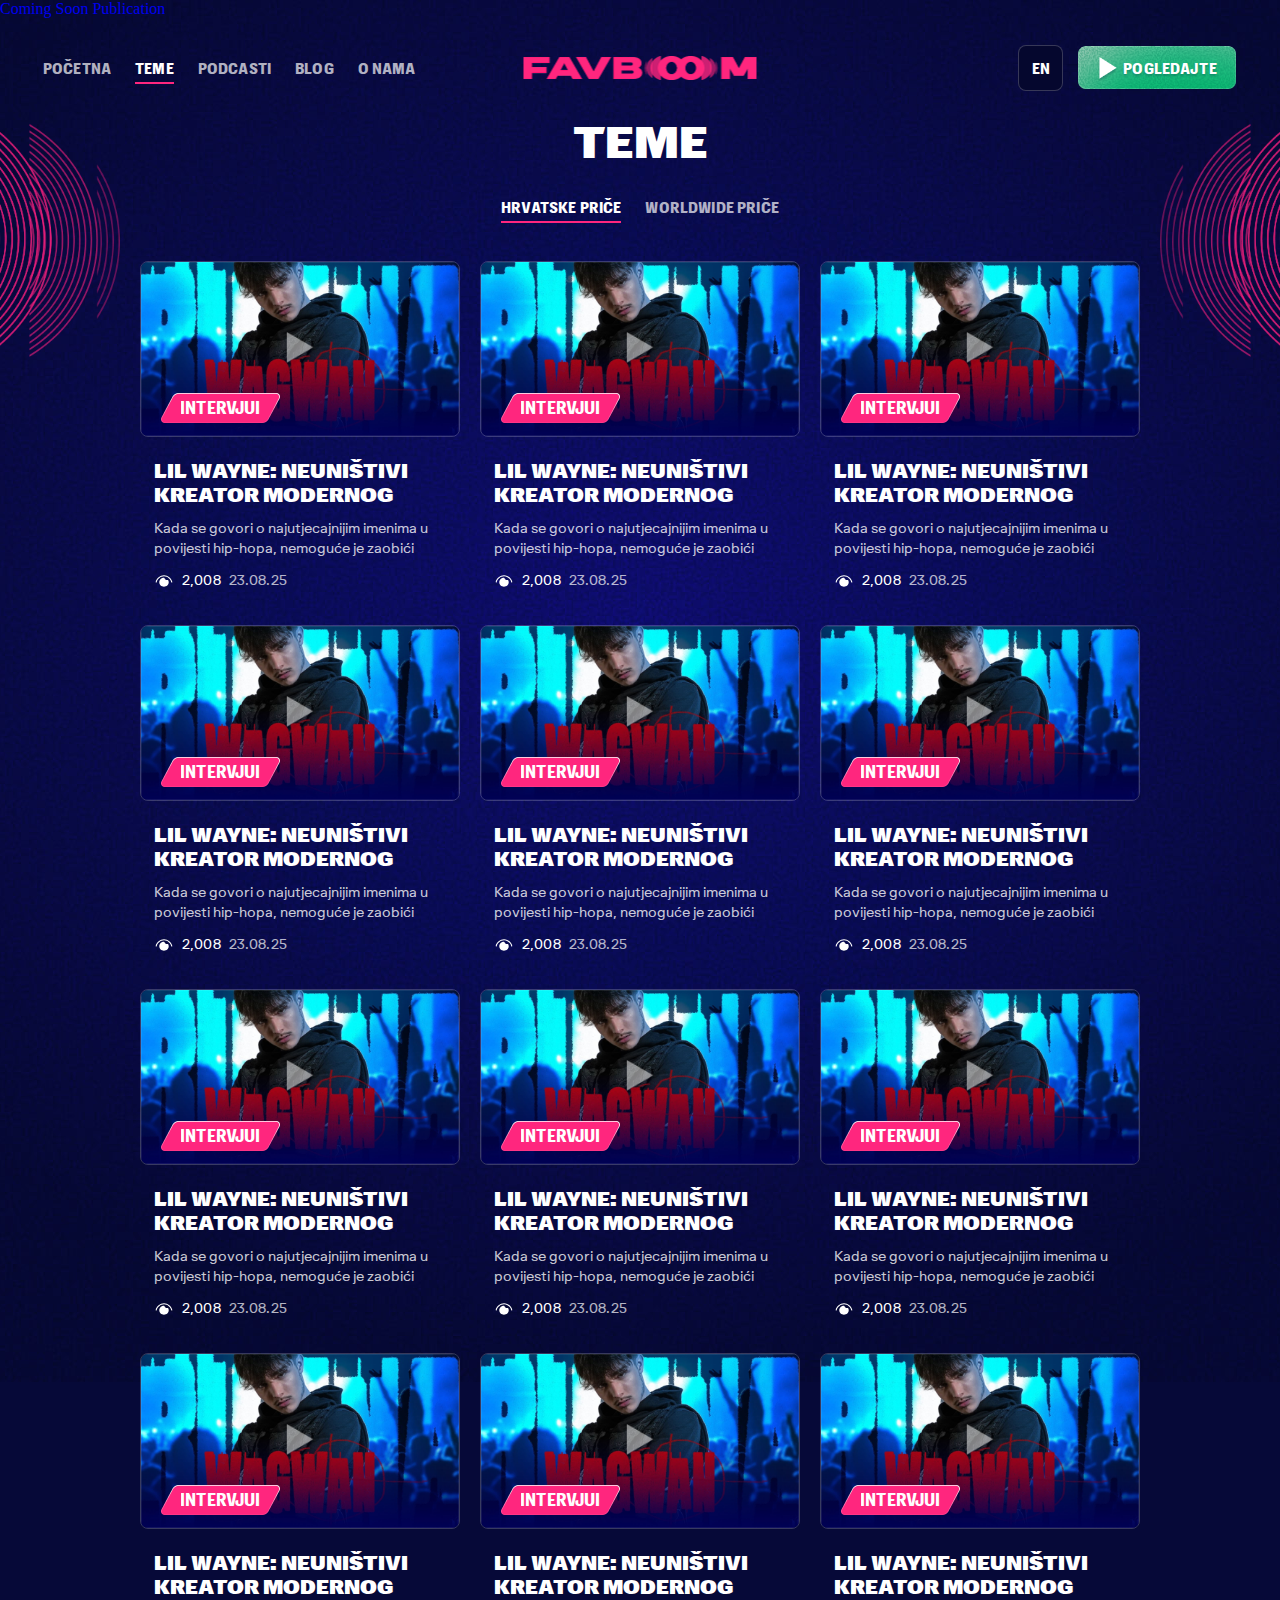
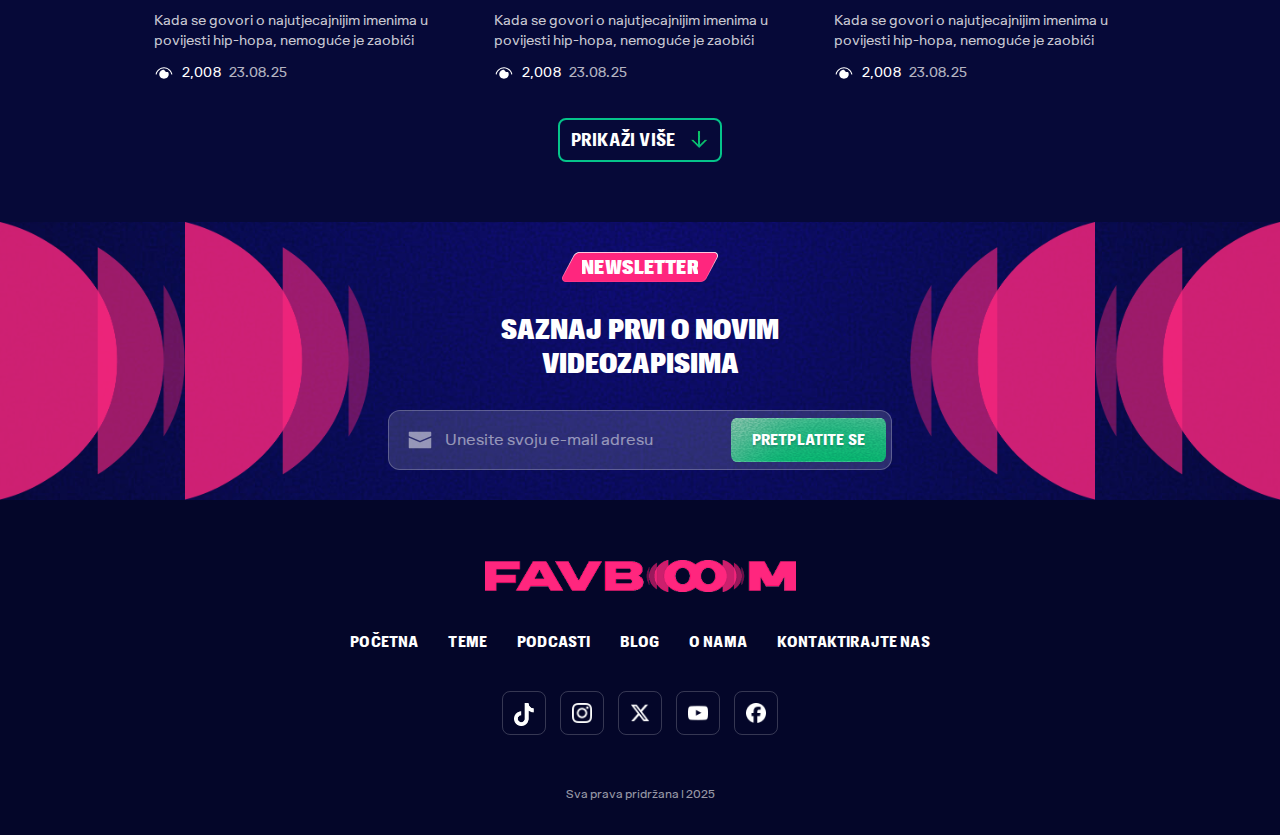
<file: theme.html>
<!DOCTYPE html><html lang="hr"><head><meta charset="utf-8"><title>FAVBET</title><meta content="width=device-width, initial-scale=1" name="viewport"><link rel="shortcut icon" href="img/favicon.ico" type="image/x-icon"><link rel="stylesheet" href="css/main.css"></head><body><div class="themePage__bg"></div><div class="themePage"><div class="header__psevdo"></div><div class="header"><div class="header__test"> <a class="header__test-item" href="commingsoon.html">Coming Soon </a><a class="header__test-item" href="article.html">Publication</a></div><div class="scrolled"></div><div class="container--header"><div class="header__wrapper"><ul class="header__list"> <li class="header__item"><a class="header__item-link" href="index.html">Početna</a></li><li class="header__item"> <a class="header__item-link" href="theme.html">Teme</a></li><li class="header__item"> <a class="header__item-link" href="podcast.html">Podcasti</a></li><li class="header__item"> <a class="header__item-link" href="blog.html">Blog</a></li><li class="header__item"> <a class="header__item-link" href="about.html">O nama</a></li></ul><div class="header__logo"> <img class="header__logo-img" src="img/logo.png" alt="logo"></div><div class="header__buttons"> <div class="header__buttons-lang">EN</div><a class="header__buttons-watch" href="theme.html"> <div class="header__buttons-watch-icon"> <img class="header__buttons-watch-icon-img" src="img/triangle.png" alt="watch-icon"></div><div class="header__buttons-watch-text">Pogledajte</div></a></div><button class="header__burger" aria-label="Menu"><span class="header__burger-line"></span><span class="header__burger-line"></span><span class="header__burger-line"></span></button></div></div><div class="header__mobileMenu"><div class="header__mobileMenu-wrapper"><div class="header__mobileMenu-buttons"> <div class="header__mobileMenu-buttons-lang">EN</div></div><div class="header__mobileMenu-nav"><ul class="header__mobileMenu-list"><li class="header__mobileMenu-item header__mobileMenu-item"><a class="header__mobileMenu-item-link" href="index.html">Početna</a></li><li class="header__mobileMenu-item"><a class="header__mobileMenu-item-link" href="theme.html">Teme</a></li><li class="header__mobileMenu-item"><a class="header__mobileMenu-item-link" href="podcast.html">Podcasti</a></li><li class="header__mobileMenu-item"><a class="header__mobileMenu-item-link" href="blog.html">Blog</a></li><li class="header__mobileMenu-item"><a class="header__mobileMenu-item-link" href="about.html">O nama</a></li><li class="header__mobileMenu-item"><a class="header__mobileMenu-item-link" href="#">Kontaktirajte nas</a></li></ul></div><a class="header__mobileMenu-watch" href="theme.html"> <div class="header__mobileMenu-watch-icon"> <img class="header__mobileMenu-watch-icon-img" src="img/triangle.png" alt="watch-icon"></div><div class="header__mobileMenu-watch-text">Pogledajte</div></a><ul class="header__mobileMenu-socials"><li class="header__mobileMenu-socials-item"><a class="header__mobileMenu-socials-item-link" href="#"><img class="header__mobileMenu-socials-item-img" src="img/Socials/icon-tiktok.png" alt="facebook"></a></li><li class="header__mobileMenu-socials-item"><a class="header__mobileMenu-socials-item-link" href="#"><img class="header__mobileMenu-socials-item-img" src="img/Socials/icon-instagram.png" alt="facebook"></a></li><li class="header__mobileMenu-socials-item"><a class="header__mobileMenu-socials-item-link" href="#"><img class="header__mobileMenu-socials-item-img" src="img/Socials/icon-x.png" alt="facebook"></a></li><li class="header__mobileMenu-socials-item"><a class="header__mobileMenu-socials-item-link" href="#"><img class="header__mobileMenu-socials-item-img" src="img/Socials/icon-youtube.png" alt="instagram"></a></li><li class="header__mobileMenu-socials-item"><a class="header__mobileMenu-socials-item-link" href="#"><img class="header__mobileMenu-socials-item-img" src="img/Socials/icon-facebook.png" alt="twitter"></a></li></ul></div></div></div><div class="themePage__wrapper"><div class="themePage__title">Teme</div><div class="themePage__newsType"> <button class="themePage__newsType-button themePage__newsType-button--active">Hrvatske priče</button><button class="themePage__newsType-button">Worldwide priče</button></div></div><section class="videoListTheme"><div class="container--videoListTheme"><div class="videoListTheme__grid"><div class="videoListTheme__item"><div class="videoListTheme__video"><img class="videoListTheme__video-bg" src="img/slider/img-slide.jpg" alt="Video Preview"><button class="videoListTheme__play-btn"><img class="videoListTheme__play-btn-img" src="img/triangle.png" alt="play"></button></div><div class="videoListTheme__tag">INTERVJUI</div><div class="videoListTheme__content"><h3 class="videoListTheme__title-item">Lil Wayne: Neuništivi kreator modernog</h3><p class="videoListTheme__description">Kada se govori o najutjecajnijim imenima u povijesti hip-hopa, nemoguće je zaobići </p><div class="videoListTheme__meta"><div class="videoListTheme__views"><svg class="videoListTheme__views-icon" xmlns="http://www.w3.org/2000/svg" width="20" height="20" viewBox="0 0 20 20" fill="none"><path d="M14.2158 9.30206C14.549 9.92706 14.7212 10.5989 14.7212 11.3021C14.7212 13.7448 12.605 15.7291 10.0001 15.7291C7.39513 15.7291 5.27896 13.7448 5.27896 11.3021C5.27896 8.85935 7.39513 6.87498 10.0001 6.87498C10.039 6.87498 10.1334 6.87498 10.2334 6.90623C10.4222 6.96352 10.5611 7.11456 10.5999 7.29685C10.8332 8.34373 11.8274 9.10935 12.9716 9.10935C13.1827 9.10935 13.3882 9.08331 13.5659 9.03644C13.827 8.96873 14.0936 9.08331 14.2158 9.30206ZM10.0001 4.27081C6.20097 4.27081 2.30743 7.39581 1.67424 10.9531C1.62425 11.2344 1.82976 11.5052 2.12969 11.5521C2.42962 11.5989 2.71844 11.4062 2.76843 11.125C3.26276 8.38019 6.45646 5.31248 10.0001 5.31248C13.5437 5.31248 16.7374 8.38019 17.2262 11.125C17.2706 11.3802 17.5094 11.5625 17.776 11.5625C17.8038 11.5625 17.8371 11.5625 17.8705 11.5573C18.1704 11.5104 18.3759 11.2396 18.3259 10.9583C17.6927 7.39581 13.7992 4.27081 10.0001 4.27081Z" fill="white"></path></svg><span class="videoListTheme__views-count">2,008</span></div><div class="videoListTheme__date">23.08.25</div></div></div></div><div class="videoListTheme__item"><div class="videoListTheme__video"><img class="videoListTheme__video-bg" src="img/slider/img-slide.jpg" alt="Video Preview"><button class="videoListTheme__play-btn"><img class="videoListTheme__play-btn-img" src="img/triangle.png" alt="play"></button></div><div class="videoListTheme__tag">INTERVJUI</div><div class="videoListTheme__content"><h3 class="videoListTheme__title-item">Lil Wayne: Neuništivi kreator modernog</h3><p class="videoListTheme__description">Kada se govori o najutjecajnijim imenima u povijesti hip-hopa, nemoguće je zaobići </p><div class="videoListTheme__meta"><div class="videoListTheme__views"><svg class="videoListTheme__views-icon" xmlns="http://www.w3.org/2000/svg" width="20" height="20" viewBox="0 0 20 20" fill="none"><path d="M14.2158 9.30206C14.549 9.92706 14.7212 10.5989 14.7212 11.3021C14.7212 13.7448 12.605 15.7291 10.0001 15.7291C7.39513 15.7291 5.27896 13.7448 5.27896 11.3021C5.27896 8.85935 7.39513 6.87498 10.0001 6.87498C10.039 6.87498 10.1334 6.87498 10.2334 6.90623C10.4222 6.96352 10.5611 7.11456 10.5999 7.29685C10.8332 8.34373 11.8274 9.10935 12.9716 9.10935C13.1827 9.10935 13.3882 9.08331 13.5659 9.03644C13.827 8.96873 14.0936 9.08331 14.2158 9.30206ZM10.0001 4.27081C6.20097 4.27081 2.30743 7.39581 1.67424 10.9531C1.62425 11.2344 1.82976 11.5052 2.12969 11.5521C2.42962 11.5989 2.71844 11.4062 2.76843 11.125C3.26276 8.38019 6.45646 5.31248 10.0001 5.31248C13.5437 5.31248 16.7374 8.38019 17.2262 11.125C17.2706 11.3802 17.5094 11.5625 17.776 11.5625C17.8038 11.5625 17.8371 11.5625 17.8705 11.5573C18.1704 11.5104 18.3759 11.2396 18.3259 10.9583C17.6927 7.39581 13.7992 4.27081 10.0001 4.27081Z" fill="white"></path></svg><span class="videoListTheme__views-count">2,008</span></div><div class="videoListTheme__date">23.08.25</div></div></div></div><div class="videoListTheme__item"><div class="videoListTheme__video"><img class="videoListTheme__video-bg" src="img/slider/img-slide.jpg" alt="Video Preview"><button class="videoListTheme__play-btn"><img class="videoListTheme__play-btn-img" src="img/triangle.png" alt="play"></button></div><div class="videoListTheme__tag">INTERVJUI</div><div class="videoListTheme__content"><h3 class="videoListTheme__title-item">Lil Wayne: Neuništivi kreator modernog</h3><p class="videoListTheme__description">Kada se govori o najutjecajnijim imenima u povijesti hip-hopa, nemoguće je zaobići </p><div class="videoListTheme__meta"><div class="videoListTheme__views"><svg class="videoListTheme__views-icon" xmlns="http://www.w3.org/2000/svg" width="20" height="20" viewBox="0 0 20 20" fill="none"><path d="M14.2158 9.30206C14.549 9.92706 14.7212 10.5989 14.7212 11.3021C14.7212 13.7448 12.605 15.7291 10.0001 15.7291C7.39513 15.7291 5.27896 13.7448 5.27896 11.3021C5.27896 8.85935 7.39513 6.87498 10.0001 6.87498C10.039 6.87498 10.1334 6.87498 10.2334 6.90623C10.4222 6.96352 10.5611 7.11456 10.5999 7.29685C10.8332 8.34373 11.8274 9.10935 12.9716 9.10935C13.1827 9.10935 13.3882 9.08331 13.5659 9.03644C13.827 8.96873 14.0936 9.08331 14.2158 9.30206ZM10.0001 4.27081C6.20097 4.27081 2.30743 7.39581 1.67424 10.9531C1.62425 11.2344 1.82976 11.5052 2.12969 11.5521C2.42962 11.5989 2.71844 11.4062 2.76843 11.125C3.26276 8.38019 6.45646 5.31248 10.0001 5.31248C13.5437 5.31248 16.7374 8.38019 17.2262 11.125C17.2706 11.3802 17.5094 11.5625 17.776 11.5625C17.8038 11.5625 17.8371 11.5625 17.8705 11.5573C18.1704 11.5104 18.3759 11.2396 18.3259 10.9583C17.6927 7.39581 13.7992 4.27081 10.0001 4.27081Z" fill="white"></path></svg><span class="videoListTheme__views-count">2,008</span></div><div class="videoListTheme__date">23.08.25</div></div></div></div><div class="videoListTheme__item"><div class="videoListTheme__video"><img class="videoListTheme__video-bg" src="img/slider/img-slide.jpg" alt="Video Preview"><button class="videoListTheme__play-btn"><img class="videoListTheme__play-btn-img" src="img/triangle.png" alt="play"></button></div><div class="videoListTheme__tag">INTERVJUI</div><div class="videoListTheme__content"><h3 class="videoListTheme__title-item">Lil Wayne: Neuništivi kreator modernog</h3><p class="videoListTheme__description">Kada se govori o najutjecajnijim imenima u povijesti hip-hopa, nemoguće je zaobići </p><div class="videoListTheme__meta"><div class="videoListTheme__views"><svg class="videoListTheme__views-icon" xmlns="http://www.w3.org/2000/svg" width="20" height="20" viewBox="0 0 20 20" fill="none"><path d="M14.2158 9.30206C14.549 9.92706 14.7212 10.5989 14.7212 11.3021C14.7212 13.7448 12.605 15.7291 10.0001 15.7291C7.39513 15.7291 5.27896 13.7448 5.27896 11.3021C5.27896 8.85935 7.39513 6.87498 10.0001 6.87498C10.039 6.87498 10.1334 6.87498 10.2334 6.90623C10.4222 6.96352 10.5611 7.11456 10.5999 7.29685C10.8332 8.34373 11.8274 9.10935 12.9716 9.10935C13.1827 9.10935 13.3882 9.08331 13.5659 9.03644C13.827 8.96873 14.0936 9.08331 14.2158 9.30206ZM10.0001 4.27081C6.20097 4.27081 2.30743 7.39581 1.67424 10.9531C1.62425 11.2344 1.82976 11.5052 2.12969 11.5521C2.42962 11.5989 2.71844 11.4062 2.76843 11.125C3.26276 8.38019 6.45646 5.31248 10.0001 5.31248C13.5437 5.31248 16.7374 8.38019 17.2262 11.125C17.2706 11.3802 17.5094 11.5625 17.776 11.5625C17.8038 11.5625 17.8371 11.5625 17.8705 11.5573C18.1704 11.5104 18.3759 11.2396 18.3259 10.9583C17.6927 7.39581 13.7992 4.27081 10.0001 4.27081Z" fill="white"></path></svg><span class="videoListTheme__views-count">2,008</span></div><div class="videoListTheme__date">23.08.25</div></div></div></div><div class="videoListTheme__item"><div class="videoListTheme__video"><img class="videoListTheme__video-bg" src="img/slider/img-slide.jpg" alt="Video Preview"><button class="videoListTheme__play-btn"><img class="videoListTheme__play-btn-img" src="img/triangle.png" alt="play"></button></div><div class="videoListTheme__tag">INTERVJUI</div><div class="videoListTheme__content"><h3 class="videoListTheme__title-item">Lil Wayne: Neuništivi kreator modernog</h3><p class="videoListTheme__description">Kada se govori o najutjecajnijim imenima u povijesti hip-hopa, nemoguće je zaobići </p><div class="videoListTheme__meta"><div class="videoListTheme__views"><svg class="videoListTheme__views-icon" xmlns="http://www.w3.org/2000/svg" width="20" height="20" viewBox="0 0 20 20" fill="none"><path d="M14.2158 9.30206C14.549 9.92706 14.7212 10.5989 14.7212 11.3021C14.7212 13.7448 12.605 15.7291 10.0001 15.7291C7.39513 15.7291 5.27896 13.7448 5.27896 11.3021C5.27896 8.85935 7.39513 6.87498 10.0001 6.87498C10.039 6.87498 10.1334 6.87498 10.2334 6.90623C10.4222 6.96352 10.5611 7.11456 10.5999 7.29685C10.8332 8.34373 11.8274 9.10935 12.9716 9.10935C13.1827 9.10935 13.3882 9.08331 13.5659 9.03644C13.827 8.96873 14.0936 9.08331 14.2158 9.30206ZM10.0001 4.27081C6.20097 4.27081 2.30743 7.39581 1.67424 10.9531C1.62425 11.2344 1.82976 11.5052 2.12969 11.5521C2.42962 11.5989 2.71844 11.4062 2.76843 11.125C3.26276 8.38019 6.45646 5.31248 10.0001 5.31248C13.5437 5.31248 16.7374 8.38019 17.2262 11.125C17.2706 11.3802 17.5094 11.5625 17.776 11.5625C17.8038 11.5625 17.8371 11.5625 17.8705 11.5573C18.1704 11.5104 18.3759 11.2396 18.3259 10.9583C17.6927 7.39581 13.7992 4.27081 10.0001 4.27081Z" fill="white"></path></svg><span class="videoListTheme__views-count">2,008</span></div><div class="videoListTheme__date">23.08.25</div></div></div></div><div class="videoListTheme__item"><div class="videoListTheme__video"><img class="videoListTheme__video-bg" src="img/slider/img-slide.jpg" alt="Video Preview"><button class="videoListTheme__play-btn"><img class="videoListTheme__play-btn-img" src="img/triangle.png" alt="play"></button></div><div class="videoListTheme__tag">INTERVJUI</div><div class="videoListTheme__content"><h3 class="videoListTheme__title-item">Lil Wayne: Neuništivi kreator modernog</h3><p class="videoListTheme__description">Kada se govori o najutjecajnijim imenima u povijesti hip-hopa, nemoguće je zaobići </p><div class="videoListTheme__meta"><div class="videoListTheme__views"><svg class="videoListTheme__views-icon" xmlns="http://www.w3.org/2000/svg" width="20" height="20" viewBox="0 0 20 20" fill="none"><path d="M14.2158 9.30206C14.549 9.92706 14.7212 10.5989 14.7212 11.3021C14.7212 13.7448 12.605 15.7291 10.0001 15.7291C7.39513 15.7291 5.27896 13.7448 5.27896 11.3021C5.27896 8.85935 7.39513 6.87498 10.0001 6.87498C10.039 6.87498 10.1334 6.87498 10.2334 6.90623C10.4222 6.96352 10.5611 7.11456 10.5999 7.29685C10.8332 8.34373 11.8274 9.10935 12.9716 9.10935C13.1827 9.10935 13.3882 9.08331 13.5659 9.03644C13.827 8.96873 14.0936 9.08331 14.2158 9.30206ZM10.0001 4.27081C6.20097 4.27081 2.30743 7.39581 1.67424 10.9531C1.62425 11.2344 1.82976 11.5052 2.12969 11.5521C2.42962 11.5989 2.71844 11.4062 2.76843 11.125C3.26276 8.38019 6.45646 5.31248 10.0001 5.31248C13.5437 5.31248 16.7374 8.38019 17.2262 11.125C17.2706 11.3802 17.5094 11.5625 17.776 11.5625C17.8038 11.5625 17.8371 11.5625 17.8705 11.5573C18.1704 11.5104 18.3759 11.2396 18.3259 10.9583C17.6927 7.39581 13.7992 4.27081 10.0001 4.27081Z" fill="white"></path></svg><span class="videoListTheme__views-count">2,008</span></div><div class="videoListTheme__date">23.08.25</div></div></div></div><div class="videoListTheme__item"><div class="videoListTheme__video"><img class="videoListTheme__video-bg" src="img/slider/img-slide.jpg" alt="Video Preview"><button class="videoListTheme__play-btn"><img class="videoListTheme__play-btn-img" src="img/triangle.png" alt="play"></button></div><div class="videoListTheme__tag">INTERVJUI</div><div class="videoListTheme__content"><h3 class="videoListTheme__title-item">Lil Wayne: Neuništivi kreator modernog</h3><p class="videoListTheme__description">Kada se govori o najutjecajnijim imenima u povijesti hip-hopa, nemoguće je zaobići </p><div class="videoListTheme__meta"><div class="videoListTheme__views"><svg class="videoListTheme__views-icon" xmlns="http://www.w3.org/2000/svg" width="20" height="20" viewBox="0 0 20 20" fill="none"><path d="M14.2158 9.30206C14.549 9.92706 14.7212 10.5989 14.7212 11.3021C14.7212 13.7448 12.605 15.7291 10.0001 15.7291C7.39513 15.7291 5.27896 13.7448 5.27896 11.3021C5.27896 8.85935 7.39513 6.87498 10.0001 6.87498C10.039 6.87498 10.1334 6.87498 10.2334 6.90623C10.4222 6.96352 10.5611 7.11456 10.5999 7.29685C10.8332 8.34373 11.8274 9.10935 12.9716 9.10935C13.1827 9.10935 13.3882 9.08331 13.5659 9.03644C13.827 8.96873 14.0936 9.08331 14.2158 9.30206ZM10.0001 4.27081C6.20097 4.27081 2.30743 7.39581 1.67424 10.9531C1.62425 11.2344 1.82976 11.5052 2.12969 11.5521C2.42962 11.5989 2.71844 11.4062 2.76843 11.125C3.26276 8.38019 6.45646 5.31248 10.0001 5.31248C13.5437 5.31248 16.7374 8.38019 17.2262 11.125C17.2706 11.3802 17.5094 11.5625 17.776 11.5625C17.8038 11.5625 17.8371 11.5625 17.8705 11.5573C18.1704 11.5104 18.3759 11.2396 18.3259 10.9583C17.6927 7.39581 13.7992 4.27081 10.0001 4.27081Z" fill="white"></path></svg><span class="videoListTheme__views-count">2,008</span></div><div class="videoListTheme__date">23.08.25</div></div></div></div><div class="videoListTheme__item"><div class="videoListTheme__video"><img class="videoListTheme__video-bg" src="img/slider/img-slide.jpg" alt="Video Preview"><button class="videoListTheme__play-btn"><img class="videoListTheme__play-btn-img" src="img/triangle.png" alt="play"></button></div><div class="videoListTheme__tag">INTERVJUI</div><div class="videoListTheme__content"><h3 class="videoListTheme__title-item">Lil Wayne: Neuništivi kreator modernog</h3><p class="videoListTheme__description">Kada se govori o najutjecajnijim imenima u povijesti hip-hopa, nemoguće je zaobići </p><div class="videoListTheme__meta"><div class="videoListTheme__views"><svg class="videoListTheme__views-icon" xmlns="http://www.w3.org/2000/svg" width="20" height="20" viewBox="0 0 20 20" fill="none"><path d="M14.2158 9.30206C14.549 9.92706 14.7212 10.5989 14.7212 11.3021C14.7212 13.7448 12.605 15.7291 10.0001 15.7291C7.39513 15.7291 5.27896 13.7448 5.27896 11.3021C5.27896 8.85935 7.39513 6.87498 10.0001 6.87498C10.039 6.87498 10.1334 6.87498 10.2334 6.90623C10.4222 6.96352 10.5611 7.11456 10.5999 7.29685C10.8332 8.34373 11.8274 9.10935 12.9716 9.10935C13.1827 9.10935 13.3882 9.08331 13.5659 9.03644C13.827 8.96873 14.0936 9.08331 14.2158 9.30206ZM10.0001 4.27081C6.20097 4.27081 2.30743 7.39581 1.67424 10.9531C1.62425 11.2344 1.82976 11.5052 2.12969 11.5521C2.42962 11.5989 2.71844 11.4062 2.76843 11.125C3.26276 8.38019 6.45646 5.31248 10.0001 5.31248C13.5437 5.31248 16.7374 8.38019 17.2262 11.125C17.2706 11.3802 17.5094 11.5625 17.776 11.5625C17.8038 11.5625 17.8371 11.5625 17.8705 11.5573C18.1704 11.5104 18.3759 11.2396 18.3259 10.9583C17.6927 7.39581 13.7992 4.27081 10.0001 4.27081Z" fill="white"></path></svg><span class="videoListTheme__views-count">2,008</span></div><div class="videoListTheme__date">23.08.25</div></div></div></div><div class="videoListTheme__item"><div class="videoListTheme__video"><img class="videoListTheme__video-bg" src="img/slider/img-slide.jpg" alt="Video Preview"><button class="videoListTheme__play-btn"><img class="videoListTheme__play-btn-img" src="img/triangle.png" alt="play"></button></div><div class="videoListTheme__tag">INTERVJUI</div><div class="videoListTheme__content"><h3 class="videoListTheme__title-item">Lil Wayne: Neuništivi kreator modernog</h3><p class="videoListTheme__description">Kada se govori o najutjecajnijim imenima u povijesti hip-hopa, nemoguće je zaobići </p><div class="videoListTheme__meta"><div class="videoListTheme__views"><svg class="videoListTheme__views-icon" xmlns="http://www.w3.org/2000/svg" width="20" height="20" viewBox="0 0 20 20" fill="none"><path d="M14.2158 9.30206C14.549 9.92706 14.7212 10.5989 14.7212 11.3021C14.7212 13.7448 12.605 15.7291 10.0001 15.7291C7.39513 15.7291 5.27896 13.7448 5.27896 11.3021C5.27896 8.85935 7.39513 6.87498 10.0001 6.87498C10.039 6.87498 10.1334 6.87498 10.2334 6.90623C10.4222 6.96352 10.5611 7.11456 10.5999 7.29685C10.8332 8.34373 11.8274 9.10935 12.9716 9.10935C13.1827 9.10935 13.3882 9.08331 13.5659 9.03644C13.827 8.96873 14.0936 9.08331 14.2158 9.30206ZM10.0001 4.27081C6.20097 4.27081 2.30743 7.39581 1.67424 10.9531C1.62425 11.2344 1.82976 11.5052 2.12969 11.5521C2.42962 11.5989 2.71844 11.4062 2.76843 11.125C3.26276 8.38019 6.45646 5.31248 10.0001 5.31248C13.5437 5.31248 16.7374 8.38019 17.2262 11.125C17.2706 11.3802 17.5094 11.5625 17.776 11.5625C17.8038 11.5625 17.8371 11.5625 17.8705 11.5573C18.1704 11.5104 18.3759 11.2396 18.3259 10.9583C17.6927 7.39581 13.7992 4.27081 10.0001 4.27081Z" fill="white"></path></svg><span class="videoListTheme__views-count">2,008</span></div><div class="videoListTheme__date">23.08.25</div></div></div></div><div class="videoListTheme__item"><div class="videoListTheme__video"><img class="videoListTheme__video-bg" src="img/slider/img-slide.jpg" alt="Video Preview"><button class="videoListTheme__play-btn"><img class="videoListTheme__play-btn-img" src="img/triangle.png" alt="play"></button></div><div class="videoListTheme__tag">INTERVJUI</div><div class="videoListTheme__content"><h3 class="videoListTheme__title-item">Lil Wayne: Neuništivi kreator modernog</h3><p class="videoListTheme__description">Kada se govori o najutjecajnijim imenima u povijesti hip-hopa, nemoguće je zaobići </p><div class="videoListTheme__meta"><div class="videoListTheme__views"><svg class="videoListTheme__views-icon" xmlns="http://www.w3.org/2000/svg" width="20" height="20" viewBox="0 0 20 20" fill="none"><path d="M14.2158 9.30206C14.549 9.92706 14.7212 10.5989 14.7212 11.3021C14.7212 13.7448 12.605 15.7291 10.0001 15.7291C7.39513 15.7291 5.27896 13.7448 5.27896 11.3021C5.27896 8.85935 7.39513 6.87498 10.0001 6.87498C10.039 6.87498 10.1334 6.87498 10.2334 6.90623C10.4222 6.96352 10.5611 7.11456 10.5999 7.29685C10.8332 8.34373 11.8274 9.10935 12.9716 9.10935C13.1827 9.10935 13.3882 9.08331 13.5659 9.03644C13.827 8.96873 14.0936 9.08331 14.2158 9.30206ZM10.0001 4.27081C6.20097 4.27081 2.30743 7.39581 1.67424 10.9531C1.62425 11.2344 1.82976 11.5052 2.12969 11.5521C2.42962 11.5989 2.71844 11.4062 2.76843 11.125C3.26276 8.38019 6.45646 5.31248 10.0001 5.31248C13.5437 5.31248 16.7374 8.38019 17.2262 11.125C17.2706 11.3802 17.5094 11.5625 17.776 11.5625C17.8038 11.5625 17.8371 11.5625 17.8705 11.5573C18.1704 11.5104 18.3759 11.2396 18.3259 10.9583C17.6927 7.39581 13.7992 4.27081 10.0001 4.27081Z" fill="white"></path></svg><span class="videoListTheme__views-count">2,008</span></div><div class="videoListTheme__date">23.08.25</div></div></div></div><div class="videoListTheme__item"><div class="videoListTheme__video"><img class="videoListTheme__video-bg" src="img/slider/img-slide.jpg" alt="Video Preview"><button class="videoListTheme__play-btn"><img class="videoListTheme__play-btn-img" src="img/triangle.png" alt="play"></button></div><div class="videoListTheme__tag">INTERVJUI</div><div class="videoListTheme__content"><h3 class="videoListTheme__title-item">Lil Wayne: Neuništivi kreator modernog</h3><p class="videoListTheme__description">Kada se govori o najutjecajnijim imenima u povijesti hip-hopa, nemoguće je zaobići </p><div class="videoListTheme__meta"><div class="videoListTheme__views"><svg class="videoListTheme__views-icon" xmlns="http://www.w3.org/2000/svg" width="20" height="20" viewBox="0 0 20 20" fill="none"><path d="M14.2158 9.30206C14.549 9.92706 14.7212 10.5989 14.7212 11.3021C14.7212 13.7448 12.605 15.7291 10.0001 15.7291C7.39513 15.7291 5.27896 13.7448 5.27896 11.3021C5.27896 8.85935 7.39513 6.87498 10.0001 6.87498C10.039 6.87498 10.1334 6.87498 10.2334 6.90623C10.4222 6.96352 10.5611 7.11456 10.5999 7.29685C10.8332 8.34373 11.8274 9.10935 12.9716 9.10935C13.1827 9.10935 13.3882 9.08331 13.5659 9.03644C13.827 8.96873 14.0936 9.08331 14.2158 9.30206ZM10.0001 4.27081C6.20097 4.27081 2.30743 7.39581 1.67424 10.9531C1.62425 11.2344 1.82976 11.5052 2.12969 11.5521C2.42962 11.5989 2.71844 11.4062 2.76843 11.125C3.26276 8.38019 6.45646 5.31248 10.0001 5.31248C13.5437 5.31248 16.7374 8.38019 17.2262 11.125C17.2706 11.3802 17.5094 11.5625 17.776 11.5625C17.8038 11.5625 17.8371 11.5625 17.8705 11.5573C18.1704 11.5104 18.3759 11.2396 18.3259 10.9583C17.6927 7.39581 13.7992 4.27081 10.0001 4.27081Z" fill="white"></path></svg><span class="videoListTheme__views-count">2,008</span></div><div class="videoListTheme__date">23.08.25</div></div></div></div><div class="videoListTheme__item"><div class="videoListTheme__video"><img class="videoListTheme__video-bg" src="img/slider/img-slide.jpg" alt="Video Preview"><button class="videoListTheme__play-btn"><img class="videoListTheme__play-btn-img" src="img/triangle.png" alt="play"></button></div><div class="videoListTheme__tag">INTERVJUI</div><div class="videoListTheme__content"><h3 class="videoListTheme__title-item">Lil Wayne: Neuništivi kreator modernog</h3><p class="videoListTheme__description">Kada se govori o najutjecajnijim imenima u povijesti hip-hopa, nemoguće je zaobići </p><div class="videoListTheme__meta"><div class="videoListTheme__views"><svg class="videoListTheme__views-icon" xmlns="http://www.w3.org/2000/svg" width="20" height="20" viewBox="0 0 20 20" fill="none"><path d="M14.2158 9.30206C14.549 9.92706 14.7212 10.5989 14.7212 11.3021C14.7212 13.7448 12.605 15.7291 10.0001 15.7291C7.39513 15.7291 5.27896 13.7448 5.27896 11.3021C5.27896 8.85935 7.39513 6.87498 10.0001 6.87498C10.039 6.87498 10.1334 6.87498 10.2334 6.90623C10.4222 6.96352 10.5611 7.11456 10.5999 7.29685C10.8332 8.34373 11.8274 9.10935 12.9716 9.10935C13.1827 9.10935 13.3882 9.08331 13.5659 9.03644C13.827 8.96873 14.0936 9.08331 14.2158 9.30206ZM10.0001 4.27081C6.20097 4.27081 2.30743 7.39581 1.67424 10.9531C1.62425 11.2344 1.82976 11.5052 2.12969 11.5521C2.42962 11.5989 2.71844 11.4062 2.76843 11.125C3.26276 8.38019 6.45646 5.31248 10.0001 5.31248C13.5437 5.31248 16.7374 8.38019 17.2262 11.125C17.2706 11.3802 17.5094 11.5625 17.776 11.5625C17.8038 11.5625 17.8371 11.5625 17.8705 11.5573C18.1704 11.5104 18.3759 11.2396 18.3259 10.9583C17.6927 7.39581 13.7992 4.27081 10.0001 4.27081Z" fill="white"></path></svg><span class="videoListTheme__views-count">2,008</span></div><div class="videoListTheme__date">23.08.25</div></div></div></div><div class="videoListTheme__item"><div class="videoListTheme__video"><img class="videoListTheme__video-bg" src="img/slider/img-slide.jpg" alt="Video Preview"><button class="videoListTheme__play-btn"><img class="videoListTheme__play-btn-img" src="img/triangle.png" alt="play"></button></div><div class="videoListTheme__tag">INTERVJUI</div><div class="videoListTheme__content"><h3 class="videoListTheme__title-item">Lil Wayne: Neuništivi kreator modernog</h3><p class="videoListTheme__description">Kada se govori o najutjecajnijim imenima u povijesti hip-hopa, nemoguće je zaobići </p><div class="videoListTheme__meta"><div class="videoListTheme__views"><svg class="videoListTheme__views-icon" xmlns="http://www.w3.org/2000/svg" width="20" height="20" viewBox="0 0 20 20" fill="none"><path d="M14.2158 9.30206C14.549 9.92706 14.7212 10.5989 14.7212 11.3021C14.7212 13.7448 12.605 15.7291 10.0001 15.7291C7.39513 15.7291 5.27896 13.7448 5.27896 11.3021C5.27896 8.85935 7.39513 6.87498 10.0001 6.87498C10.039 6.87498 10.1334 6.87498 10.2334 6.90623C10.4222 6.96352 10.5611 7.11456 10.5999 7.29685C10.8332 8.34373 11.8274 9.10935 12.9716 9.10935C13.1827 9.10935 13.3882 9.08331 13.5659 9.03644C13.827 8.96873 14.0936 9.08331 14.2158 9.30206ZM10.0001 4.27081C6.20097 4.27081 2.30743 7.39581 1.67424 10.9531C1.62425 11.2344 1.82976 11.5052 2.12969 11.5521C2.42962 11.5989 2.71844 11.4062 2.76843 11.125C3.26276 8.38019 6.45646 5.31248 10.0001 5.31248C13.5437 5.31248 16.7374 8.38019 17.2262 11.125C17.2706 11.3802 17.5094 11.5625 17.776 11.5625C17.8038 11.5625 17.8371 11.5625 17.8705 11.5573C18.1704 11.5104 18.3759 11.2396 18.3259 10.9583C17.6927 7.39581 13.7992 4.27081 10.0001 4.27081Z" fill="white"></path></svg><span class="videoListTheme__views-count">2,008</span></div><div class="videoListTheme__date">23.08.25</div></div></div></div><div class="videoListTheme__item"><div class="videoListTheme__video"><img class="videoListTheme__video-bg" src="img/slider/img-slide.jpg" alt="Video Preview"><button class="videoListTheme__play-btn"><img class="videoListTheme__play-btn-img" src="img/triangle.png" alt="play"></button></div><div class="videoListTheme__tag">INTERVJUI</div><div class="videoListTheme__content"><h3 class="videoListTheme__title-item">Lil Wayne: Neuništivi kreator modernog</h3><p class="videoListTheme__description">Kada se govori o najutjecajnijim imenima u povijesti hip-hopa, nemoguće je zaobići </p><div class="videoListTheme__meta"><div class="videoListTheme__views"><svg class="videoListTheme__views-icon" xmlns="http://www.w3.org/2000/svg" width="20" height="20" viewBox="0 0 20 20" fill="none"><path d="M14.2158 9.30206C14.549 9.92706 14.7212 10.5989 14.7212 11.3021C14.7212 13.7448 12.605 15.7291 10.0001 15.7291C7.39513 15.7291 5.27896 13.7448 5.27896 11.3021C5.27896 8.85935 7.39513 6.87498 10.0001 6.87498C10.039 6.87498 10.1334 6.87498 10.2334 6.90623C10.4222 6.96352 10.5611 7.11456 10.5999 7.29685C10.8332 8.34373 11.8274 9.10935 12.9716 9.10935C13.1827 9.10935 13.3882 9.08331 13.5659 9.03644C13.827 8.96873 14.0936 9.08331 14.2158 9.30206ZM10.0001 4.27081C6.20097 4.27081 2.30743 7.39581 1.67424 10.9531C1.62425 11.2344 1.82976 11.5052 2.12969 11.5521C2.42962 11.5989 2.71844 11.4062 2.76843 11.125C3.26276 8.38019 6.45646 5.31248 10.0001 5.31248C13.5437 5.31248 16.7374 8.38019 17.2262 11.125C17.2706 11.3802 17.5094 11.5625 17.776 11.5625C17.8038 11.5625 17.8371 11.5625 17.8705 11.5573C18.1704 11.5104 18.3759 11.2396 18.3259 10.9583C17.6927 7.39581 13.7992 4.27081 10.0001 4.27081Z" fill="white"></path></svg><span class="videoListTheme__views-count">2,008</span></div><div class="videoListTheme__date">23.08.25</div></div></div></div><div class="videoListTheme__item"><div class="videoListTheme__video"><img class="videoListTheme__video-bg" src="img/slider/img-slide.jpg" alt="Video Preview"><button class="videoListTheme__play-btn"><img class="videoListTheme__play-btn-img" src="img/triangle.png" alt="play"></button></div><div class="videoListTheme__tag">INTERVJUI</div><div class="videoListTheme__content"><h3 class="videoListTheme__title-item">Lil Wayne: Neuništivi kreator modernog</h3><p class="videoListTheme__description">Kada se govori o najutjecajnijim imenima u povijesti hip-hopa, nemoguće je zaobići </p><div class="videoListTheme__meta"><div class="videoListTheme__views"><svg class="videoListTheme__views-icon" xmlns="http://www.w3.org/2000/svg" width="20" height="20" viewBox="0 0 20 20" fill="none"><path d="M14.2158 9.30206C14.549 9.92706 14.7212 10.5989 14.7212 11.3021C14.7212 13.7448 12.605 15.7291 10.0001 15.7291C7.39513 15.7291 5.27896 13.7448 5.27896 11.3021C5.27896 8.85935 7.39513 6.87498 10.0001 6.87498C10.039 6.87498 10.1334 6.87498 10.2334 6.90623C10.4222 6.96352 10.5611 7.11456 10.5999 7.29685C10.8332 8.34373 11.8274 9.10935 12.9716 9.10935C13.1827 9.10935 13.3882 9.08331 13.5659 9.03644C13.827 8.96873 14.0936 9.08331 14.2158 9.30206ZM10.0001 4.27081C6.20097 4.27081 2.30743 7.39581 1.67424 10.9531C1.62425 11.2344 1.82976 11.5052 2.12969 11.5521C2.42962 11.5989 2.71844 11.4062 2.76843 11.125C3.26276 8.38019 6.45646 5.31248 10.0001 5.31248C13.5437 5.31248 16.7374 8.38019 17.2262 11.125C17.2706 11.3802 17.5094 11.5625 17.776 11.5625C17.8038 11.5625 17.8371 11.5625 17.8705 11.5573C18.1704 11.5104 18.3759 11.2396 18.3259 10.9583C17.6927 7.39581 13.7992 4.27081 10.0001 4.27081Z" fill="white"></path></svg><span class="videoListTheme__views-count">2,008</span></div><div class="videoListTheme__date">23.08.25</div></div></div></div></div><button class="videoListTheme__load-more"><span>Prikaži više</span><div class="videoListTheme__load-more-icon"><img class="videoListTheme__load-more-icon-default" src="img/slider/arrow-mob.png" alt="arrow"><img class="videoListTheme__load-more-icon-hover" src="img/arrow-white.png" alt="arrow"></div></button></div></section></div><section class="newsletter"><div class="newsletter__tag">NEWSLETTER</div><h2 class="newsletter__title">Saznaj prvi o novim videozapisima</h2><form class="newsletter__form"><div class="newsletter__input-wrapper"><input class="newsletter__input" type="email" placeholder="Unesite svoju e-mail adresu" required><svg class="newsletter__icon" xmlns="http://www.w3.org/2000/svg" width="24" height="24" viewBox="0 0 24 24" fill="none"><path d="M23.25 9.63V19.5C23.25 19.6989 23.171 19.8897 23.0303 20.0303C22.8897 20.171 22.6989 20.25 22.5 20.25H1.5C1.30109 20.25 1.11032 20.171 0.96967 20.0303C0.829018 19.8897 0.75 19.6989 0.75 19.5V9.63L2.25 10.2675L11.115 14.07C11.3947 14.1897 11.6958 14.2514 12 14.2514C12.3042 14.2514 12.6053 14.1897 12.885 14.07L21.75 10.2675L23.25 9.63ZM22.5 3.75H1.5C1.30109 3.75 1.11032 3.82902 0.96967 3.96967C0.829018 4.11032 0.75 4.30109 0.75 4.5V7.5C0.75012 7.64722 0.793564 7.79115 0.874919 7.91385C0.956273 8.03654 1.07194 8.13258 1.2075 8.19L11.7075 12.69C11.8 12.7292 11.8995 12.7494 12 12.7494C12.1005 12.7494 12.2 12.7292 12.2925 12.69L22.7925 8.19C22.9281 8.13258 23.0437 8.03654 23.1251 7.91385C23.2064 7.79115 23.2499 7.64722 23.25 7.5V4.5C23.25 4.30109 23.171 4.11032 23.0303 3.96967C22.8897 3.82902 22.6989 3.75 22.5 3.75Z" fill="url(#paint0_linear_123_15052)"></path><defs><linearGradient id="paint0_linear_123_15052" x1="12" y1="3.75" x2="12" y2="20.25" gradientUnits="userSpaceOnUse"><stop offset="0" stop-color="#05C48A"></stop><stop offset="1" stop-color="#10D161"></stop></linearGradient></defs></svg><button class="newsletter__button" type="submit"><span>Pretplatite se</span></button></div></form></section><div class="footer"> <div class="container--footer"><div class="footer__wrapper"><div class="footer__logo"><img class="footer__logo-img" src="img/logo.png" alt="logo"></div><ul class="footer__menu"><li class="footer__menu-item"><a class="footer__menu-link" href="index.html">Početna</a></li><li class="footer__menu-item"><a class="footer__menu-link" href="theme.html">Teme</a></li><li class="footer__menu-item"><a class="footer__menu-link" href="podcast.html">Podcasti  </a></li><li class="footer__menu-item"><a class="footer__menu-link" href="blog.html">Blog</a></li><li class="footer__menu-item"><a class="footer__menu-link" href="about.html">O nama</a></li><li class="footer__menu-item"><a class="footer__menu-link" href="#">Kontaktirajte nas</a></li></ul><ul class="footer__socials"><a class="footer__socials-link" href="#"><img class="footer__socials-img" src="img/Socials/icon-tiktok.png" alt="facebook"></a><a class="footer__socials-link" href="#"><img class="footer__socials-img" src="img/Socials/icon-instagram.png" alt="facebook"></a><a class="footer__socials-link" href="#"><img class="footer__socials-img" src="img/Socials/icon-x.png" alt="facebook"></a><a class="footer__socials-link" href="#"><img class="footer__socials-img" src="img/Socials/icon-youtube.png" alt="instagram"></a><a class="footer__socials-link" href="#"><img class="footer__socials-img" src="img/Socials/icon-facebook.png" alt="twitter"></a></ul><div class="footer__copyright"><p class="footer__copyright-text">Sva prava pridržana | 2025</p></div></div></div></div><script src="js/main.js"></script></body></html>
</file>
<file: css/main.css>
@font-face{font-family:FavbetDisplay;src:url(../fonts/FavbetDisplay/FavbetDisplay-CondensedBold.woff);font-weight:700;font-stretch:condensed}@font-face{font-family:FavbetDisplay;src:url(../fonts/FavbetDisplay/FavbetDisplay-CondensedMedium.woff);font-weight:500;font-stretch:condensed}@font-face{font-family:FavbetDisplay;src:url(../fonts/FavbetDisplay/FavbetDisplay-NormalBold.woff);font-weight:700;font-stretch:normal}@font-face{font-family:FavbetDisplay;src:url(../fonts/FavbetDisplay/FavbetDisplay-NormalMedium.woff);font-weight:500;font-stretch:normal}@font-face{font-family:FavbetDisplay;src:url(../fonts/FavbetDisplay/FavbetDisplay-WideBold.woff);font-weight:700;font-stretch:expanded}@font-face{font-family:FavbetDisplay;src:url(../fonts/FavbetDisplay/FavbetDisplay-WideMedium.woff);font-weight:500;font-stretch:expanded}@font-face{font-family:RobotoCondensed;src:url(../fonts/RobotoCondensed/RobotoCondensed-Light.woff);font-weight:300;font-style:normal}@font-face{font-family:RobotoCondensed;src:url(../fonts/RobotoCondensed/RobotoCondensed-LightItalic.woff);font-weight:300;font-style:italic}@font-face{font-family:RobotoCondensed;src:url(../fonts/RobotoCondensed/RobotoCondensed-Regular.woff);font-weight:400;font-style:normal}@font-face{font-family:RobotoCondensed;src:url(../fonts/RobotoCondensed/RobotoCondensed-Italic.woff);font-weight:400;font-style:italic}@font-face{font-family:RobotoCondensed;src:url(../fonts/RobotoCondensed/RobotoCondensed-Bold.woff);font-weight:700;font-style:normal}@font-face{font-family:RobotoCondensed;src:url(../fonts/RobotoCondensed/RobotoCondensed-BoldItalic.woff);font-weight:700;font-style:italic}@font-face{font-family:FavbetText;src:url(../fonts/FavbetText/FavbetText-Regular.woff);font-weight:400;font-style:normal}@font-face{font-family:FavbetText;src:url(../fonts/FavbetText/FavbetText-Medium.woff);font-weight:500;font-style:normal}@font-face{font-family:FavbetText;src:url(../fonts/FavbetText/FavbetText-Bold.woff);font-weight:700;font-style:normal}html{height:100%}body{margin:0;height:100%}a{text-decoration:none}ul{list-style:none}h1,h2,h3,li,p,ul{padding:0;margin:0}*{-webkit-box-sizing:border-box;box-sizing:border-box}body{background-color:#060938;-ms-scroll-chaining:none;overscroll-behavior:none;-webkit-tap-highlight-color:transparent}body img{max-width:100%;height:auto}.homePage__bg::before{z-index:-2;content:"";display:block;position:absolute;top:0;left:0;width:100%;height:1382px;background:url(../img/main-bg.jpg) no-repeat center center/cover}.container--homePage{margin:0 auto;width:100%}.homePage{position:relative;width:100%;-webkit-tap-highlight-color:transparent;-ms-scroll-chaining:none;overscroll-behavior:none;display:-webkit-box;display:-ms-flexbox;display:flex;-webkit-box-orient:vertical;-webkit-box-direction:normal;-ms-flex-direction:column;flex-direction:column;-webkit-box-align:center;-ms-flex-align:center;align-items:center;-webkit-box-pack:center;-ms-flex-pack:center;justify-content:center;overflow-x:hidden;padding-top:41px}.homePage::before{-webkit-transform:scaleX(-1);-ms-transform:scaleX(-1);transform:scaleX(-1);content:"";display:block;width:426px;height:379px;background:url(../img/home-page-decoration.png) no-repeat center center/cover;position:absolute;bottom:740px;left:-260px;z-index:-1}.homePage::after{content:"";display:block;width:426px;height:379px;background:url(../img/home-page-decoration.png) no-repeat center center/cover;position:absolute;bottom:740px;right:-260px;z-index:-1}.homePage__wrapper{display:-webkit-box;display:-ms-flexbox;display:flex;-webkit-box-orient:vertical;-webkit-box-direction:normal;-ms-flex-direction:column;flex-direction:column;-webkit-box-align:center;-ms-flex-align:center;align-items:center;-webkit-box-pack:center;-ms-flex-pack:center;justify-content:center;width:100%;margin:0 auto}.homePage__greeting{position:relative;display:-webkit-box;display:-ms-flexbox;display:flex;-webkit-box-orient:vertical;-webkit-box-direction:normal;-ms-flex-direction:column;flex-direction:column;-webkit-box-align:center;-ms-flex-align:center;align-items:center;-webkit-box-pack:center;-ms-flex-pack:center;justify-content:center;width:100%;z-index:2}.homePage__greeting::after{z-index:-1;content:"";display:block;position:absolute;top:-35px;right:-123px;width:426px;height:379px;background:url(../img/home-page-decoration.png) no-repeat center center/cover}.homePage__greeting::before{z-index:-1;content:"";display:block;position:absolute;top:-35px;left:-123px;-webkit-transform:scaleX(-1);-ms-transform:scaleX(-1);transform:scaleX(-1);width:426px;height:379px;background:url(../img/home-page-decoration.png) no-repeat center center/cover}.homePage__greeting-title{color:#fff;text-align:center;font-family:FavbetDisplay,sans-serif;font-size:44px;font-weight:700;font-stretch:expanded;line-height:50px}.homePage__greeting-tags{margin-top:30px;display:-webkit-box;display:-ms-flexbox;display:flex;-webkit-box-orient:horizontal;-webkit-box-direction:normal;-ms-flex-direction:row;flex-direction:row;-webkit-box-align:center;-ms-flex-align:center;align-items:center;-webkit-box-pack:center;-ms-flex-pack:center;justify-content:center;gap:40px}.homePage__greeting-tags-botLine,.homePage__greeting-tags-topLine{display:-webkit-box;display:-ms-flexbox;display:flex;-webkit-box-orient:horizontal;-webkit-box-direction:normal;-ms-flex-direction:row;flex-direction:row;-webkit-box-align:center;-ms-flex-align:center;align-items:center;-webkit-box-pack:center;-ms-flex-pack:center;justify-content:center;gap:40px}.homePage__greeting-tags-item{position:relative;color:#fff;font-family:FavbetDisplay,sans-serif;font-size:20.486px;line-height:21.377px;height:29.5px;display:-webkit-box;display:-ms-flexbox;display:flex;-webkit-box-align:center;-ms-flex-align:center;align-items:center;-webkit-box-pack:center;-ms-flex-pack:center;justify-content:center;background:rgba(255,255,255,.15);-webkit-box-shadow:0 .713px 0 0 #fff inset,0 -.713px 0 0 rgba(255,255,255,.08) inset;box-shadow:0 .713px 0 0 #fff inset,0 -.713px 0 0 rgba(255,255,255,.08) inset}.homePage__greeting-tags-item::after{content:"";display:block;width:20px;height:30px;background:url(../img/left-lap.png) no-repeat center center/cover;position:absolute;top:50%;-webkit-transform:translateY(-50%);-ms-transform:translateY(-50%);transform:translateY(-50%);left:-20px}.homePage__greeting-tags-item::before{content:"";display:block;width:20px;height:30px;background:url(../img/right-lap.png) no-repeat center center/cover;position:absolute;top:50%;-webkit-transform:translateY(-50%);-ms-transform:translateY(-50%);transform:translateY(-50%);right:-20px}@media screen and (max-width:1220px){.homePage__greeting::after{top:-35px;right:-83px;width:326px;height:290px}.homePage__greeting::before{top:-35px;left:-83px;width:326px;height:290px}}@media screen and (max-width:1024px){.homePage{padding-top:80px}.homePage::before{width:326px;height:279px;bottom:1040px;left:-260px}.homePage::after{width:326px;height:279px;bottom:1040px;right:-260px}.homePage__greeting::after{top:-35px;right:-83px;width:226px;height:200px}.homePage__greeting::before{top:-35px;left:-83px;width:226px;height:200px}}@media screen and (max-width:800px){.homePage::before{display:none}.homePage::after{display:none}.homePage__greeting::after{top:-48px;right:-38px;width:170px;height:151px}.homePage__greeting::before{top:-48px;left:-38px;width:170px;height:151px}}@media screen and (max-width:560px){.homePage__greeting-title{font-size:28px;line-height:32px}.homePage__greeting-tags{width:200px;gap:10px;-webkit-box-orient:vertical;-webkit-box-direction:normal;-ms-flex-direction:column;flex-direction:column;-webkit-box-align:start;-ms-flex-align:start;align-items:flex-start}.homePage__greeting-tags-item{font-size:16px;line-height:17px}.homePage__greeting-tags-topLine{width:100%;-webkit-box-pack:start;-ms-flex-pack:start;justify-content:flex-start}.homePage__greeting-tags-botLine{width:100%;-webkit-box-pack:end;-ms-flex-pack:end;justify-content:flex-end}}.themePage__bg::before{z-index:-2;content:"";display:block;position:absolute;top:0;left:0;width:100%;height:1382px;background:url(../img/main-bg.jpg) no-repeat center center/cover}.themePage{position:relative;overflow:hidden}.themePage::before{-webkit-transform:scaleX(-1);-ms-transform:scaleX(-1);transform:scaleX(-1);content:"";display:block;width:426px;height:379px;background:url(../img/home-page-decoration.png) no-repeat center center/cover;position:absolute;top:100px;left:-260px;z-index:-1}.themePage::after{content:"";display:block;width:426px;height:379px;background:url(../img/home-page-decoration.png) no-repeat center center/cover;position:absolute;top:100px;right:-260px;z-index:-1}.themePage__wrapper{position:relative;display:-webkit-box;display:-ms-flexbox;display:flex;-webkit-box-orient:vertical;-webkit-box-direction:normal;-ms-flex-direction:column;flex-direction:column;-webkit-box-align:center;-ms-flex-align:center;align-items:center;-webkit-box-pack:center;-ms-flex-pack:center;justify-content:center;width:100%;margin:0 auto;gap:30px;padding-bottom:44px}.themePage__title{color:#fff;font-size:44px;font-weight:700;line-height:50px;font-stretch:expanded;font-family:FavbetDisplay,sans-serif}.themePage__newsType{display:-webkit-box;display:-ms-flexbox;display:flex;gap:24px;-webkit-box-align:center;-ms-flex-align:center;align-items:center;-webkit-box-pack:center;-ms-flex-pack:center;justify-content:center}.themePage__newsType-button{padding:0;border:none;background:0 0;cursor:pointer;position:relative;-webkit-transition:color .3s ease;-o-transition:color .3s ease;transition:color .3s ease;color:rgba(255,255,255,.7);font-family:FavbetDisplay,sans-serif;font-size:16px;font-weight:500;letter-spacing:.16px}.themePage__newsType-button::after{content:"";display:block;width:100%;-webkit-transform:scaleX(0);-ms-transform:scaleX(0);transform:scaleX(0);height:2px;background-color:rgba(255,38,126,.5);position:absolute;-webkit-transform-origin:left;-ms-transform-origin:left;transform-origin:left;bottom:-6px;left:0;-webkit-transition:-webkit-transform .3s ease;transition:-webkit-transform .3s ease;-o-transition:transform .3s ease;transition:transform .3s ease;transition:transform .3s ease,-webkit-transform .3s ease}.themePage__newsType-button:hover{color:#fff}.themePage__newsType-button:hover::after{-webkit-transform:scaleX(1);-ms-transform:scaleX(1);transform:scaleX(1)}.themePage__newsType-button--active{color:#fff}.themePage__newsType-button--active::after{-webkit-transform:scaleX(1);-ms-transform:scaleX(1);transform:scaleX(1);background-color:#ff267e}@media screen and (max-width:1350px){.themePage::before{width:320px;height:279px;top:100px;left:-200px}.themePage::after{width:320px;height:279px;top:100px;right:-200px}}@media screen and (max-width:1100px){.themePage::before{width:270px;height:229px;top:70px;left:-140px}.themePage::after{width:270px;height:229px;top:70px;right:-140px}}@media screen and (max-width:1024px){.themePage{padding-top:40px}}@media screen and (max-width:768px){.themePage::before{width:220px;height:189px;top:70px;left:-110px}.themePage::after{width:220px;height:189px;top:70px;right:-110px}}@media screen and (max-width:525px){.themePage__title{font-size:28px;line-height:32px}.themePage::before{width:135px;height:120px;top:80px;left:-80px}.themePage::after{width:135px;height:120px;top:80px;right:-80px}}.podcastPage__bg::before{z-index:-2;content:"";display:block;position:absolute;top:0;left:0;width:100%;height:1382px;background:url(../img/main-bg.jpg) no-repeat center center/cover}.podcastPage{position:relative;overflow:hidden}.podcastPage::before{-webkit-transform:scaleX(-1);-ms-transform:scaleX(-1);transform:scaleX(-1);content:"";display:block;width:426px;height:379px;background:url(../img/home-page-decoration.png) no-repeat center center/cover;position:absolute;top:100px;left:-260px;z-index:-1}.podcastPage::after{content:"";display:block;width:426px;height:379px;background:url(../img/home-page-decoration.png) no-repeat center center/cover;position:absolute;top:100px;right:-260px;z-index:-1}.podcastPage__wrapper{display:-webkit-box;display:-ms-flexbox;display:flex;-webkit-box-orient:vertical;-webkit-box-direction:normal;-ms-flex-direction:column;flex-direction:column;-webkit-box-align:center;-ms-flex-align:center;align-items:center;-webkit-box-pack:center;-ms-flex-pack:center;justify-content:center;width:100%;margin:0 auto;gap:30px;padding-bottom:44px}.podcastPage__title{color:#fff;font-size:44px;font-weight:700;line-height:50px;font-stretch:expanded;font-family:FavbetDisplay,sans-serif}@media screen and (max-width:1350px){.podcastPage::before{width:320px;height:279px;top:100px;left:-200px}.podcastPage::after{width:320px;height:279px;top:100px;right:-200px}}@media screen and (max-width:1100px){.podcastPage::before{width:270px;height:229px;top:70px;left:-140px}.podcastPage::after{width:270px;height:229px;top:70px;right:-140px}}@media screen and (max-width:1024px){.podcastPage{padding-top:40px}}@media screen and (max-width:768px){.podcastPage::before{width:220px;height:189px;top:70px;left:-110px}.podcastPage::after{width:220px;height:189px;top:70px;right:-110px}}@media screen and (max-width:525px){.podcastPage__title{font-size:28px;line-height:32px}.podcastPage::before{width:135px;height:120px;top:80px;left:-80px}.podcastPage::after{width:135px;height:120px;top:80px;right:-80px}}.blogPage__bg::before{z-index:-2;content:"";display:block;position:absolute;top:0;left:0;width:100%;height:1382px;background:url(../img/main-bg.jpg) no-repeat center center/cover}.blogPage{position:relative;overflow:hidden}.blogPage::before{-webkit-transform:scaleX(-1);-ms-transform:scaleX(-1);transform:scaleX(-1);content:"";display:block;width:426px;height:379px;background:url(../img/home-page-decoration.png) no-repeat center center/cover;position:absolute;top:100px;left:-260px;z-index:-1}.blogPage::after{content:"";display:block;width:426px;height:379px;background:url(../img/home-page-decoration.png) no-repeat center center/cover;position:absolute;top:100px;right:-260px;z-index:-1}.blogPage__wrapper{display:-webkit-box;display:-ms-flexbox;display:flex;-webkit-box-orient:vertical;-webkit-box-direction:normal;-ms-flex-direction:column;flex-direction:column;-webkit-box-align:center;-ms-flex-align:center;align-items:center;-webkit-box-pack:center;-ms-flex-pack:center;justify-content:center;width:100%;margin:0 auto;gap:30px;padding-bottom:44px}.blogPage__title{color:#fff;font-size:44px;font-weight:700;line-height:50px;font-stretch:expanded;font-family:FavbetDisplay,sans-serif}.blogPage__newsType{display:-webkit-box;display:-ms-flexbox;display:flex;gap:24px;-webkit-box-align:center;-ms-flex-align:center;align-items:center;-webkit-box-pack:center;-ms-flex-pack:center;justify-content:center}.blogPage__newsType-button{padding:0;border:none;background:0 0;cursor:pointer;position:relative;-webkit-transition:color .3s ease;-o-transition:color .3s ease;transition:color .3s ease;color:rgba(255,255,255,.7);font-family:FavbetDisplay,sans-serif;font-size:16px;font-weight:500;letter-spacing:.16px}.blogPage__newsType-button::after{content:"";display:block;width:100%;-webkit-transform:scaleX(0);-ms-transform:scaleX(0);transform:scaleX(0);height:2px;background-color:rgba(255,38,126,.5);position:absolute;-webkit-transform-origin:left;-ms-transform-origin:left;transform-origin:left;bottom:-6px;left:0;-webkit-transition:-webkit-transform .3s ease;transition:-webkit-transform .3s ease;-o-transition:transform .3s ease;transition:transform .3s ease;transition:transform .3s ease,-webkit-transform .3s ease}.blogPage__newsType-button:hover{color:#fff}.blogPage__newsType-button:hover::after{-webkit-transform:scaleX(1);-ms-transform:scaleX(1);transform:scaleX(1)}.blogPage__newsType-button--active{color:#fff}.blogPage__newsType-button--active::after{-webkit-transform:scaleX(1);-ms-transform:scaleX(1);transform:scaleX(1);background-color:#ff267e}@media screen and (max-width:1350px){.blogPage::before{width:320px;height:279px;top:100px;left:-200px}.blogPage::after{width:320px;height:279px;top:100px;right:-200px}}@media screen and (max-width:1100px){.blogPage::before{width:270px;height:229px;top:70px;left:-140px}.blogPage::after{width:270px;height:229px;top:70px;right:-140px}}@media screen and (max-width:1024px){.blogPage{padding-top:40px}}@media screen and (max-width:768px){.blogPage::before{width:220px;height:189px;top:70px;left:-110px}.blogPage::after{width:220px;height:189px;top:70px;right:-110px}}@media screen and (max-width:525px){.blogPage__title{font-size:28px;line-height:32px}.blogPage::before{width:135px;height:120px;top:80px;left:-80px}.blogPage::after{width:135px;height:120px;top:80px;right:-80px}}.aboutPage__bg::before{z-index:-2;content:"";display:block;position:absolute;top:0;left:0;width:100%;min-height:100vh;background:url(../img/main-bg.jpg) no-repeat center center/cover}.aboutPage{background:url(../img/main-bg.jpg) no-repeat center center/cover;position:relative;min-height:calc(100vh - 335px);width:100%;overflow:hidden}.aboutPage::before{-webkit-transform:scaleX(-1);-ms-transform:scaleX(-1);transform:scaleX(-1);content:"";display:block;position:absolute;top:136px;left:0;width:290px;height:722px;background:url(../img/about/decoration.png) no-repeat center center/cover}.aboutPage::after{content:"";display:block;position:absolute;top:136px;right:0;width:290px;height:722px;background:url(../img/about/decoration.png) no-repeat center center/cover}.aboutPage__wrapper{display:-webkit-box;display:-ms-flexbox;display:flex;-webkit-box-orient:vertical;-webkit-box-direction:normal;-ms-flex-direction:column;flex-direction:column;-webkit-box-align:center;-ms-flex-align:center;align-items:center;-webkit-box-pack:center;-ms-flex-pack:center;justify-content:center;width:100%;margin:0 auto;padding:41px 48px 171px 48px}.aboutPage__title{color:#fff;font-size:44px;font-weight:700;line-height:50px;font-stretch:expanded;font-family:FavbetDisplay,sans-serif}.aboutPage__logo{margin-top:60px;width:91px;height:30px}.aboutPage__logo img{width:100%}.aboutPage__logoBottom{margin-top:44px;width:293px;height:30px}.aboutPage__logoBottom img{width:100%}.aboutPage__content{max-width:535px;display:-webkit-box;display:-ms-flexbox;display:flex;-webkit-box-orient:vertical;-webkit-box-direction:normal;-ms-flex-direction:column;flex-direction:column;-webkit-box-align:center;-ms-flex-align:center;align-items:center;-webkit-box-pack:center;-ms-flex-pack:center;justify-content:center;width:100%;margin-top:40px;gap:40px;text-align:center}.aboutPage__content-text{color:#fff;font-size:20px;font-family:FavbetDisplay,sans-serif;font-weight:700;line-height:32px;letter-spacing:.2px}@media screen and (max-width:1200px){.aboutPage::before{width:190px;height:482px}.aboutPage::after{width:190px;height:482px}}@media screen and (max-width:1200px){.aboutPage::before{top:136px;left:-64px}.aboutPage::after{top:136px;right:-64px}}@media screen and (max-width:768px){.aboutPage::before{top:136px;left:0;width:52px;height:420px;background:url(../img/about/decoration-mob.png) no-repeat center center/cover}.aboutPage::after{top:136px;right:0;width:52px;height:420px;background:url(../img/about/decoration-mob.png) no-repeat center center/cover}}@media screen and (max-width:700px){.aboutPage__wrapper{padding:41px 0 40px 0}.aboutPage__title{font-size:28px;line-height:32px}.aboutPage__logo{margin-top:30px;width:61px;height:20px}.aboutPage__logoBottom{width:375px;height:auto}.aboutPage__content{margin:20px 0 0 0;max-width:320px;width:100%;gap:24px}.aboutPage__content-text{font-size:16px;line-height:22px}}@media screen and (max-width:570px){.aboutPage{min-height:calc(100vh - 374px)}}@media screen and (max-width:450px){.aboutPage__content{max-width:100%;padding:0 48px}}@media screen and (max-width:420px){.aboutPage{min-height:calc(100vh - 570px)}}.articlePage{display:-webkit-box;display:-ms-flexbox;display:flex;-webkit-box-orient:vertical;-webkit-box-direction:normal;-ms-flex-direction:column;flex-direction:column;-webkit-box-align:center;-ms-flex-align:center;align-items:center;-webkit-box-pack:start;-ms-flex-pack:start;justify-content:flex-start;width:100%;min-height:100vh;background:url(../img/main-bg.jpg) no-repeat center center/cover}.articlePage__wrapper{position:relative;display:-webkit-box;display:-ms-flexbox;display:flex;-webkit-box-orient:vertical;-webkit-box-direction:normal;-ms-flex-direction:column;flex-direction:column;-webkit-box-align:center;-ms-flex-align:center;align-items:center;-webkit-box-pack:center;-ms-flex-pack:center;justify-content:center;max-width:1260px;padding:0 40px;width:100%;margin:0 auto}.articlePage__preview{width:100%;display:-webkit-box;display:-ms-flexbox;display:flex;-webkit-box-orient:vertical;-webkit-box-direction:normal;-ms-flex-direction:column;flex-direction:column;-webkit-box-align:center;-ms-flex-align:center;align-items:center;-webkit-box-pack:center;-ms-flex-pack:center;justify-content:center;padding:0 40px;max-width:1260px}.articlePage__preview-container{display:-webkit-box;display:-ms-flexbox;display:flex;-webkit-box-orient:vertical;-webkit-box-direction:normal;-ms-flex-direction:column;flex-direction:column;border-radius:8px;overflow:hidden;width:100%;height:320px;padding:24px 24px 32px 90px;background:url(../img/article/preview.png) no-repeat center center/cover}.articlePage__preview-detailText{-ms-flex-item-align:end;align-self:flex-end;opacity:.8;color:#fff;font-size:12px;font-weight:400;line-height:8px;font-stretch:expanded;font-family:FavbetText,sans-serif}.articlePage__previewBox{margin-top:auto;display:-webkit-box;display:-ms-flexbox;display:flex;-webkit-box-orient:vertical;-webkit-box-direction:normal;-ms-flex-direction:column;flex-direction:column;-webkit-box-align:start;-ms-flex-align:start;align-items:flex-start;-webkit-box-pack:start;-ms-flex-pack:start;justify-content:flex-start;gap:35px}.articlePage__previewBox-title{max-width:600px;color:#fff;text-shadow:0 1px 1px rgba(0,0,0,.2);font-family:FavbetDisplay,sans-serif;font-size:28px;font-weight:700;font-stretch:expanded}.articlePage__previewBox-meta{display:-webkit-box;display:-ms-flexbox;display:flex;gap:14px}.articlePage__previewBox-meta-item{display:-webkit-box;display:-ms-flexbox;display:flex;-webkit-box-align:center;-ms-flex-align:center;align-items:center;gap:6px}.articlePage__previewBox-meta-item span{color:#fff;text-shadow:0 1px 1px rgba(0,0,0,.2);font-family:FavbetText,sans-serif;font-size:16px;font-weight:500;line-height:24px;letter-spacing:.16px}.articlePage__previewBox-meta-item img{width:24px;height:24px}.articlePage__content{display:grid;grid-template-columns:540px 320px;gap:20px;-webkit-box-pack:justify;-ms-flex-pack:justify;justify-content:space-between;width:100%;margin:0 auto;max-width:1080px;padding:40px 0 60px 0}.articlePage__contentLeft{display:-webkit-box;display:-ms-flexbox;display:flex;-webkit-box-orient:vertical;-webkit-box-direction:normal;-ms-flex-direction:column;flex-direction:column}.articlePage__contentLeft-title{margin:30px 0;color:#fff;font-family:FavbetText,sans-serif;font-size:20px;font-weight:700;line-height:24px}.articlePage__contentLeft-info{display:-webkit-box;display:-ms-flexbox;display:flex;-webkit-box-orient:vertical;-webkit-box-direction:normal;-ms-flex-direction:column;flex-direction:column;gap:8px}.articlePage__contentLeft-info-item{display:-webkit-box;display:-ms-flexbox;display:flex;-webkit-box-align:center;-ms-flex-align:center;align-items:center;gap:8px}.articlePage__contentLeft-info-item span{color:#fff;font-family:FavbetText,sans-serif;font-size:16px;font-weight:700;line-height:24px}.articlePage__contentLeft-info-item span:first-child{font-weight:400}.articlePage__contentLeft-box{display:-webkit-box;display:-ms-flexbox;display:flex;-webkit-box-orient:vertical;-webkit-box-direction:normal;-ms-flex-direction:column;flex-direction:column;gap:30px;margin-bottom:40px}.articlePage__contentLeft-box--last{margin-bottom:0}.articlePage__contentLeft-text{color:#fff;font-family:FavbetText,sans-serif;font-size:14px;font-weight:400;line-height:24px}.articlePage__contentLeft-label{margin:20px 0 40px 0;opacity:.8;color:#fff;font-size:12px;font-weight:400;line-height:8px;font-stretch:expanded;font-family:FavbetText,sans-serif}.articlePage__contentLeft-photo img{border-radius:10px;overflow:hidden;width:100%;height:100%;-o-object-fit:cover;object-fit:cover}.articlePage__contentLeft-separator{width:100%;height:1px;background:rgba(255,255,255,.24);margin:28px 0}.articlePage__contentLeft-socials{display:-webkit-box;display:-ms-flexbox;display:flex;gap:10px}.articlePage__contentLeft-socials-item{width:48px;height:48px;display:-webkit-box;display:-ms-flexbox;display:flex;-webkit-box-align:center;-ms-flex-align:center;align-items:center;-webkit-box-pack:center;-ms-flex-pack:center;justify-content:center;border-radius:8px;background:rgba(255,255,255,.14);-webkit-transition:all .3s ease;-o-transition:all .3s ease;transition:all .3s ease}.articlePage__contentLeft-socials-item:hover{border:1px solid #05c48a}.articlePage__contentLeft-socials-item img{width:auto;height:20px}.articlePage__contentLeft-socials-reaction{position:relative;width:97px;height:48px;display:-webkit-box;display:-ms-flexbox;display:flex;-webkit-box-align:center;-ms-flex-align:center;align-items:center;-webkit-box-pack:justify;-ms-flex-pack:justify;justify-content:space-between;padding:0 20px 0 14px;border-radius:8px;background:rgba(255,255,255,.14);-webkit-transition:all .2s ease;-o-transition:all .2s ease;transition:all .2s ease;border:1px solid transparent;z-index:2;overflow:hidden}.articlePage__contentLeft-socials-reaction:hover{border:1px solid #05c48a}.articlePage__contentLeft-socials-reaction::after{top:50%;left:50%;-webkit-transform-origin:center center;-ms-transform-origin:center center;transform-origin:center center;content:"";display:block;width:calc(100% + 2px);height:calc(100% + 2px);position:absolute;top:0;left:0;opacity:0;z-index:-1;background:url(../img/article/button-bg.png) no-repeat center center/cover;-webkit-transition:all .2s ease;-o-transition:all .2s ease;transition:all .2s ease}.articlePage__contentLeft-socials-reaction--active{background:0 0;border:1px solid transparent}.articlePage__contentLeft-socials-reaction--active:hover{border:1px solid transparent}.articlePage__contentLeft-socials-reaction--active::after{opacity:1}.articlePage__contentLeft-socials-reaction img{width:auto;height:28px}.articlePage__contentLeft-socials-reaction span{color:#fff;text-shadow:0 1px 1px rgba(0,0,0,.2);font-family:FavbetText,sans-serif;font-size:16px;font-weight:500;margin-top:2px;letter-spacing:.16px}.articlePage__contentRight{width:100%;display:-webkit-box;display:-ms-flexbox;display:flex;-webkit-box-orient:vertical;-webkit-box-direction:normal;-ms-flex-direction:column;flex-direction:column}.articlePage__contentRight-title{color:#fff;font-stretch:expanded;font-family:FavbetDisplay,sans-serif;font-size:20px;font-weight:700;margin-bottom:28px}.articlePage__item{position:relative;width:100%;height:auto;cursor:pointer;-webkit-transition:opacity .3s ease,-webkit-transform .3s ease;transition:opacity .3s ease,-webkit-transform .3s ease;-o-transition:opacity .3s ease,transform .3s ease;transition:opacity .3s ease,transform .3s ease;transition:opacity .3s ease,transform .3s ease,-webkit-transform .3s ease;margin-bottom:39px}.articlePage__item:last-child{margin-bottom:0}.articlePage__item--hidden{display:none}.articlePage__item:hover .articlePage__video{border:1px solid #10d161}.articlePage__item:hover .articlePage__title-item{text-decoration:underline;text-underline-offset:2px;text-decoration-thickness:1px}.articlePage__video{position:relative;width:100%;height:176px;overflow:hidden;-ms-flex-negative:0;flex-shrink:0;border-radius:8px;border:1px solid rgba(255,255,255,.2);-webkit-transition:.3s ease;-o-transition:.3s ease;transition:.3s ease}.articlePage__tag{position:absolute;top:132px;left:40px;color:#fff;font-family:FavbetDisplay,sans-serif;font-size:18px;line-height:21px;height:30px;display:-webkit-box;display:-ms-flexbox;display:flex;-webkit-box-align:center;-ms-flex-align:center;align-items:center;-webkit-box-pack:center;-ms-flex-pack:center;justify-content:center;background:#ff267e;letter-spacing:.18px;-webkit-box-shadow:0 .713px 0 0 #fff inset,0 -.713px 0 0 rgba(255,255,255,.08) inset;box-shadow:0 .713px 0 0 #fff inset,0 -.713px 0 0 rgba(255,255,255,.08) inset}.articlePage__tag::after{content:"";display:block;width:20px;height:30px;background:url(../img/left-lap-magenta.png) no-repeat center center/cover;position:absolute;top:50%;-webkit-transform:translateY(-50%);-ms-transform:translateY(-50%);transform:translateY(-50%);left:-19px}.articlePage__tag::before{content:"";display:block;width:20px;height:30px;background:url(../img/right-lap-magenta.png) no-repeat center center/cover;position:absolute;top:50%;-webkit-transform:translateY(-50%);-ms-transform:translateY(-50%);transform:translateY(-50%);right:-19px}.articlePage__video-bg{width:100%;height:100%;-o-object-fit:cover;object-fit:cover;display:block}.articlePage__item-content{display:-webkit-box;display:-ms-flexbox;display:flex;-webkit-box-orient:vertical;-webkit-box-direction:normal;-ms-flex-direction:column;flex-direction:column;-webkit-box-pack:center;-ms-flex-pack:center;justify-content:center;-webkit-box-align:start;-ms-flex-align:start;align-items:flex-start;position:relative;padding:22px 14px 0 14px;gap:12px}.articlePage__title-item{font-family:FavbetDisplay,sans-serif;font-weight:700;font-size:20px;max-width:100%;color:#fff;font-stretch:expanded;text-transform:uppercase;margin:0;line-height:24px;-webkit-transition:.3s ease;-o-transition:.3s ease;transition:.3s ease}.articlePage__description{font-family:FavbetText,sans-serif;font-weight:400;font-size:14px;line-height:20px;max-width:100%;color:rgba(255,255,255,.8);margin:0}.articlePage__meta{display:-webkit-box;display:-ms-flexbox;display:flex;gap:8px}.articlePage__views{display:-webkit-box;display:-ms-flexbox;display:flex;-webkit-box-align:center;-ms-flex-align:center;align-items:center;gap:8px}.articlePage__views-icon{width:20px;height:20px;-ms-flex-negative:0;flex-shrink:0}.articlePage__views-count{font-family:FavbetText,sans-serif;font-size:14px;font-weight:400;color:#fff;line-height:20px;letter-spacing:.14px}.articlePage__date{font-family:FavbetText,sans-serif;font-size:14px;font-weight:400;color:#fff;opacity:.7;line-height:20px;letter-spacing:.14px}@media (max-width:1024px){.articlePage__content{grid-template-columns:440px 320px}.articlePage__preview-container{padding:24px 24px 32px 24px}}@media (max-width:870px){.articlePage__contentRight{-webkit-box-pack:center;-ms-flex-pack:center;justify-content:center}.articlePage__contentRight-title{text-align:center;font-size:34px}.articlePage__content{grid-template-columns:1fr}.articlePage__video{height:346px}.articlePage__tag{top:292px;left:40px}}@media (max-width:660px){.articlePage__preview-container{height:240px;padding:24px}.articlePage__previewBox{gap:20px}.articlePage__previewBox-title{max-width:400px;font-size:18px;font-weight:700}}@media (max-width:600px){.articlePage__wrapper{padding:0 23px}.articlePage__preview{padding:0 23px}.articlePage__content{grid-template-columns:1fr}.articlePage__video{height:246px}.articlePage__tag{top:222px;left:50%;-webkit-transform:translateX(-50%);-ms-transform:translateX(-50%);transform:translateX(-50%)}.articlePage__play-btn{width:56px;height:56px}.articlePage__play-btn-img{width:28px;height:28px}.articlePage__title-item{margin-top:30px;text-align:center}.articlePage__description{text-align:center}.articlePage__item-content{-webkit-box-align:center;-ms-flex-align:center;align-items:center;padding:0}}@media (max-width:520px){.articlePage__contentRight-title{font-size:24px}.articlePage__preview{padding:0 0}.articlePage__preview-container{border-radius:0;height:220px;padding:24px 14px;background:url(../img/article/preview-mob.png) no-repeat center center/cover}.articlePage__preview-container-detailText{display:none}.articlePage__previewBox{gap:20px}.articlePage__previewBox-title{max-width:400px;font-size:18px;font-weight:700}}@media (max-width:460px){.articlePage__contentRight-title{font-size:20px}.articlePage__wrapper{padding:0 14px}.articlePage__video{height:180px}.articlePage__tag{top:162px;font-size:16px}.articlePage__contentLeft-socials{display:-webkit-box;display:-ms-flexbox;display:flex;gap:10px}.articlePage__contentLeft-socials-item{width:40px;height:40px}.articlePage__contentLeft-socials-item img{width:auto;height:18px}.articlePage__contentLeft-socials-reaction{overflow:hidden;width:94px;height:40px;margin-left:auto}.articlePage__contentLeft-socials-reaction img{height:20px}}@media (max-width:360px){.articlePage__previewBox-title{font-size:16px;font-weight:700}}.podcastSoonPage__bg::before{z-index:-2;content:"";display:block;position:absolute;top:0;left:0;width:100%;height:1382px;background:url(../img/main-bg.jpg) no-repeat center center/cover}.podcastSoonPage{position:relative;overflow:hidden;padding-bottom:30px}.podcastSoonPage__info{width:100%;text-align:center;position:relative;font-family:FavbetDisplay,sans-serif;font-size:92px;font-weight:700;line-height:70px;font-stretch:expanded;background:-webkit-gradient(linear,left top,left bottom,from(rgba(255,38,126,.5)),to(rgba(255,38,126,.25)));background:-o-linear-gradient(top,rgba(255,38,126,.5) 0,rgba(255,38,126,.25) 100%);background:linear-gradient(180deg,rgba(255,38,126,.5) 0,rgba(255,38,126,.25) 100%);background-clip:text;-webkit-background-clip:text;-webkit-text-fill-color:transparent}.podcastSoonPage__info::before{content:"";display:block;width:426px;height:379px;background:url(../img/home-page-decoration.png) no-repeat center center/cover;position:absolute;top:50%;-webkit-transform:translateY(-50%) scaleX(-1);-ms-transform:translateY(-50%) scaleX(-1);transform:translateY(-50%) scaleX(-1);left:-123px;z-index:-1}.podcastSoonPage__info::after{content:"";display:block;width:426px;height:379px;background:url(../img/home-page-decoration.png) no-repeat center center/cover;position:absolute;top:50%;-webkit-transform:translateY(-50%);-ms-transform:translateY(-50%);transform:translateY(-50%);right:-123px;z-index:-1}.podcastSoonPage__wrapper{margin:40px auto 0 auto;display:-webkit-box;display:-ms-flexbox;display:flex;-webkit-box-orient:vertical;-webkit-box-direction:normal;-ms-flex-direction:column;flex-direction:column;-webkit-box-align:center;-ms-flex-align:center;align-items:center;-webkit-box-pack:center;-ms-flex-pack:center;justify-content:center;width:100%;gap:75px;padding-bottom:44px}.podcastSoonPage__title{color:#fff;font-size:44px;font-weight:700;line-height:50px;font-stretch:expanded;font-family:FavbetDisplay,sans-serif}@media screen and (max-width:1360px){.podcastSoonPage__wrapper{margin:20px auto 0 auto;gap:40px}.podcastSoonPage__title{font-size:34px;line-height:40px}.podcastSoonPage__info{font-size:72px;line-height:70px}.podcastSoonPage__info::before{width:326px;height:289px;left:-103px}.podcastSoonPage__info::after{width:326px;height:289px;right:-103px}}@media screen and (max-width:1160px){.podcastSoonPage__wrapper{margin:30px auto 0 auto}.podcastSoonPage__title{font-size:30px;line-height:30px}.podcastSoonPage__info{font-size:52px;line-height:40px}.podcastSoonPage__info::before{width:226px;height:199px;left:-103px}.podcastSoonPage__info::after{width:226px;height:199px;right:-103px}}@media screen and (max-width:680px){.podcastSoonPage__title{font-size:28px;line-height:30px}.podcastSoonPage__info{font-size:44px;line-height:34px}.podcastSoonPage__info::before{width:226px;height:199px;left:-103px}.podcastSoonPage__info::after{width:226px;height:199px;right:-103px}}@media screen and (max-width:610px){.podcastSoonPage__title{font-size:28px;line-height:30px}.podcastSoonPage__info{font-size:44px;line-height:34px}.podcastSoonPage__info::before{width:170px;height:151px;left:-103px}.podcastSoonPage__info::after{width:170px;height:151px;right:-103px}}@media screen and (max-width:500px){.podcastSoonPage__info{line-height:39px;display:-webkit-box;display:-ms-flexbox;display:flex;-webkit-box-orient:vertical;-webkit-box-direction:normal;-ms-flex-direction:column;flex-direction:column}.podcastSoonPage__info::before{width:170px;height:151px;left:-93px}.podcastSoonPage__info::after{width:170px;height:151px;right:-93px}}@media screen and (max-width:500px){.podcastSoonPage__title{font-size:28px;line-height:30px}.podcastSoonPage__info{font-size:40px;line-height:37px}.podcastSoonPage__info::before{width:170px;height:151px;left:-108px}.podcastSoonPage__info::after{width:170px;height:151px;right:-108px}}.container--header{max-width:1366px;margin:0 auto;padding:43px 93px;width:100%}.scrolled{position:absolute;width:100%;top:0;left:0;z-index:-1;height:100%;background:#05072e;-webkit-transition:background-color .3s ease;-o-transition:background-color .3s ease;transition:background-color .3s ease;opacity:0}.header{width:100%;position:relative}.header__wrapper{position:relative;display:-webkit-box;display:-ms-flexbox;display:flex;-webkit-box-pack:justify;-ms-flex-pack:justify;justify-content:space-between;-webkit-box-align:center;-ms-flex-align:center;align-items:center;width:100%}.header__list{display:-webkit-box;display:-ms-flexbox;display:flex;gap:24px;-webkit-box-align:center;-ms-flex-align:center;align-items:center}.header__item{position:relative}.header__item::after{content:"";display:block;width:100%;-webkit-transform:scaleX(0);-ms-transform:scaleX(0);transform:scaleX(0);height:2px;background-color:rgba(255,38,126,.5);position:absolute;-webkit-transform-origin:left;-ms-transform-origin:left;transform-origin:left;bottom:-6px;left:0;-webkit-transition:-webkit-transform .3s ease;transition:-webkit-transform .3s ease;-o-transition:transform .3s ease;transition:transform .3s ease;transition:transform .3s ease,-webkit-transform .3s ease}.header__item:hover a{color:#fff}.header__item:hover::after{-webkit-transform:scaleX(1);-ms-transform:scaleX(1);transform:scaleX(1)}.header__item:active a{color:#fff}.header__item:active::after{background-color:#ff267e}.header__item--active a{color:#fff}.header__item--active::after{-webkit-transform:scaleX(1);-ms-transform:scaleX(1);transform:scaleX(1);background-color:#ff267e}.header__item-link{-webkit-transition:color .3s ease;-o-transition:color .3s ease;transition:color .3s ease;color:rgba(255,255,255,.7);font-family:FavbetDisplay,sans-serif;font-size:16px;font-weight:500;letter-spacing:.16px}.header__logo{position:absolute;top:50%;left:50%;-webkit-transform:translate(-50%,-50%);-ms-transform:translate(-50%,-50%);transform:translate(-50%,-50%);width:233px;height:24px}.header__logo img{width:100%;height:100%}.header__buttons{display:-webkit-box;display:-ms-flexbox;display:flex;gap:14px;-webkit-box-pack:center;-ms-flex-pack:center;justify-content:center;-webkit-box-align:center;-ms-flex-align:center;align-items:center}.header__buttons-lang{border:1px solid rgba(255,255,255,.2);padding:17px 12px 16px 13px;color:#fff;font-family:FavbetDisplay,sans-serif;font-size:16px;font-weight:500;line-height:11px;background-color:#05072e;border-radius:8px;-webkit-transition:border-color .3s ease;-o-transition:border-color .3s ease;transition:border-color .3s ease;cursor:pointer}.header__buttons-lang:hover{border:1px solid #05c48a}.header__buttons-watch{cursor:pointer;position:relative;display:-webkit-box;display:-ms-flexbox;display:flex;gap:4px;-webkit-box-align:center;-ms-flex-align:center;align-items:center;-webkit-box-pack:center;-ms-flex-pack:center;justify-content:center;overflow:hidden;width:160px;height:44px;border:1px solid transparent;background:url(../img/button-bg.png) no-repeat center center/cover;border-radius:8px;-webkit-transition:all .3s ease;-o-transition:all .3s ease;transition:all .3s ease}.header__buttons-watch:hover{border:1px solid rgba(255,255,255,.2)}.header__buttons-watch:hover::after{opacity:1}.header__buttons-watch::after{-webkit-transition:all .3s ease;-o-transition:all .3s ease;transition:all .3s ease;position:absolute;top:0;left:0;content:"";display:block;width:100%;height:100%;z-index:1;opacity:0;blur:10px;background:-o-linear-gradient(315deg,rgba(26,74,77,.4941176471) 0,rgba(46,228,201,.4784313725) 100%);background:linear-gradient(135deg,rgba(26,74,77,.4941176471) 0,rgba(46,228,201,.4784313725) 100%)}.header__buttons-watch-icon{width:22px;height:22px;z-index:2}.header__buttons-watch-text{z-index:2;color:#fff;text-edge:cap;text-shadow:0 2px 2px rgba(0,0,48,.2);font-family:FavbetDisplay,sans-serif;font-size:16px;font-weight:500;letter-spacing:.16px}.header__burger{display:none;-webkit-box-orient:vertical;-webkit-box-direction:normal;-ms-flex-direction:column;flex-direction:column;gap:5px;background:0 0;border:none;cursor:pointer;padding:8px;z-index:1001;-webkit-transition:opacity .3s ease,visibility .3s ease;-o-transition:opacity .3s ease,visibility .3s ease;transition:opacity .3s ease,visibility .3s ease;width:44px;height:44px;border-radius:8px;border:1px solid rgba(255,255,255,.2);-webkit-box-pack:center;-ms-flex-pack:center;justify-content:center;-webkit-box-align:center;-ms-flex-align:center;align-items:center;position:relative}.header__burger-line{width:20px;height:2px;background-color:#fff;-webkit-transition:all .3s ease;-o-transition:all .3s ease;transition:all .3s ease;position:absolute}.header__burger-line:nth-child(1){top:12px}.header__burger-line:nth-child(2){top:50%;-webkit-transform:translateY(-50%);-ms-transform:translateY(-50%);transform:translateY(-50%)}.header__burger-line:nth-child(3){bottom:12px}.header__burger.active .header__burger-line:nth-child(1){top:50%;-webkit-transform:translateY(-50%) rotate(45deg);-ms-transform:translateY(-50%) rotate(45deg);transform:translateY(-50%) rotate(45deg)}.header__burger.active .header__burger-line:nth-child(2){opacity:0;-webkit-transform:translateY(-50%) scaleX(0);-ms-transform:translateY(-50%) scaleX(0);transform:translateY(-50%) scaleX(0)}.header__burger.active .header__burger-line:nth-child(3){bottom:50%;-webkit-transform:translateY(50%) rotate(-45deg);-ms-transform:translateY(50%) rotate(-45deg);transform:translateY(50%) rotate(-45deg)}.header__mobileMenu{-webkit-transform-origin:top;-ms-transform-origin:top;transform-origin:top;position:fixed;top:0;left:0;max-width:100%;width:100%;height:100vh;background-color:#05072e;z-index:1000;-webkit-transform:translateX(-100%);-ms-transform:translateX(-100%);transform:translateX(-100%);-webkit-transition:-webkit-transform .4s cubic-bezier(.4,0,.2,1);transition:-webkit-transform .4s cubic-bezier(.4,0,.2,1);-o-transition:transform .4s cubic-bezier(.4,0,.2,1);transition:transform .4s cubic-bezier(.4,0,.2,1);transition:transform .4s cubic-bezier(.4,0,.2,1),-webkit-transform .4s cubic-bezier(.4,0,.2,1);overflow:hidden}.header__mobileMenu-buttons{display:-webkit-box;display:-ms-flexbox;display:flex;gap:14px;-webkit-box-pack:center;-ms-flex-pack:center;justify-content:center;-webkit-box-align:center;-ms-flex-align:center;align-items:center;position:absolute;top:20px;left:16px}.header__mobileMenu-buttons-lang{border:1px solid rgba(255,255,255,.2);padding:17px 12px 16px 13px;color:#fff;font-family:FavbetDisplay,sans-serif;font-size:16px;font-weight:500;line-height:11px;background-color:#05072e;border-radius:8px;-webkit-transition:border-color .3s ease;-o-transition:border-color .3s ease;transition:border-color .3s ease;cursor:pointer}.header__mobileMenu-buttons-lang:hover{border:1px solid #05c48a}.header__mobileMenu--active{-webkit-transform:translateX(0);-ms-transform:translateX(0);transform:translateX(0)}.header__mobileMenu-watch{margin:auto auto 40px auto;cursor:pointer;position:relative;display:-webkit-box;display:-ms-flexbox;display:flex;gap:4px;-webkit-box-align:center;-ms-flex-align:center;align-items:center;-webkit-box-pack:center;-ms-flex-pack:center;justify-content:center;overflow:hidden;width:300px;height:48px;border:1px solid transparent;background:url(../img/button-bg.png) no-repeat center center/cover;border-radius:8px;-webkit-transition:all .3s ease;-o-transition:all .3s ease;transition:all .3s ease}.header__mobileMenu-watch:hover{border:1px solid rgba(255,255,255,.2)}.header__mobileMenu-watch:hover::after{opacity:1}.header__mobileMenu-watch::after{-webkit-transition:all .3s ease;-o-transition:all .3s ease;transition:all .3s ease;position:absolute;top:0;left:0;content:"";display:block;width:100%;height:100%;z-index:1;opacity:0;blur:10px;background:-o-linear-gradient(315deg,rgba(26,74,77,.4941176471) 0,rgba(46,228,201,.4784313725) 100%);background:linear-gradient(135deg,rgba(26,74,77,.4941176471) 0,rgba(46,228,201,.4784313725) 100%)}.header__mobileMenu-watch-icon{width:22px;height:22px;z-index:2}.header__mobileMenu-watch-text{z-index:2;color:#fff;text-edge:cap;text-shadow:0 2px 2px rgba(0,0,48,.2);font-family:FavbetDisplay,sans-serif;font-size:16px;font-weight:500;letter-spacing:.16px}.header__mobileMenu-wrapper{position:relative;width:100%;min-height:100vh;display:-webkit-box;display:-ms-flexbox;display:flex;-webkit-box-orient:vertical;-webkit-box-direction:normal;-ms-flex-direction:column;flex-direction:column;padding:0;padding-top:100px;z-index:2}.header__mobileMenu-nav{display:-webkit-box;display:-ms-flexbox;display:flex;-webkit-box-orient:vertical;-webkit-box-direction:normal;-ms-flex-direction:column;flex-direction:column;gap:24px}.header__mobileMenu-list{width:100%;display:-webkit-box;display:-ms-flexbox;display:flex;-webkit-box-orient:vertical;-webkit-box-direction:normal;-ms-flex-direction:column;flex-direction:column;-webkit-box-pack:center;-ms-flex-pack:center;justify-content:center;-webkit-box-align:center;-ms-flex-align:center;align-items:center}.header__mobileMenu-item{position:relative;width:100%;height:58px;display:-webkit-box;display:-ms-flexbox;display:flex;-webkit-box-pack:center;-ms-flex-pack:center;justify-content:center;-webkit-box-align:center;-ms-flex-align:center;align-items:center}.header__mobileMenu-item-link{position:relative;color:#fff;font-family:FavbetDisplay,sans-serif;font-size:20px;font-weight:700;letter-spacing:.2px;z-index:2}.header__mobileMenu-item-link::after{content:"";display:block;width:100%;-webkit-transform:scaleX(0);-ms-transform:scaleX(0);transform:scaleX(0);height:2px;background-color:#ff267e;position:absolute;-webkit-transform-origin:left;-ms-transform-origin:left;transform-origin:left;bottom:-6px;left:0;-webkit-transition:-webkit-transform .3s ease;transition:-webkit-transform .3s ease;-o-transition:transform .3s ease;transition:transform .3s ease;transition:transform .3s ease,-webkit-transform .3s ease}.header__mobileMenu-item--active .header__mobileMenu-item-link::after{-webkit-transform:scaleX(1);-ms-transform:scaleX(1);transform:scaleX(1)}.header__mobileMenu-item--active::after{-webkit-transform-origin:left;-ms-transform-origin:left;transform-origin:left;-webkit-transition:all .3s ease;-o-transition:all .3s ease;transition:all .3s ease;content:"";display:block;width:40px;height:58px;background:url(../img/header/mobile-menu-decoration-right.png) no-repeat right center/cover;position:absolute;top:0;left:0;z-index:1}.header__mobileMenu-item--active::before{-webkit-transform-origin:right;-ms-transform-origin:right;transform-origin:right;-webkit-transition:all .3s ease;-o-transition:all .3s ease;transition:all .3s ease;content:"";display:block;width:40px;height:58px;background:url(../img/header/mobile-menu-decoration-left.png) no-repeat center center/cover;position:absolute;top:0;right:0;z-index:1}.header__mobileMenu-item:hover .header__mobileMenu-item-link::after{-webkit-transform:scaleX(1);-ms-transform:scaleX(1);transform:scaleX(1)}.header__mobileMenu-item:active .header__mobileMenu-item-link::after{background-color:#ff267e}.header__mobileMenu-socials{margin-bottom:96px;display:-webkit-box;display:-ms-flexbox;display:flex;gap:20px;-webkit-box-pack:center;-ms-flex-pack:center;justify-content:center;-webkit-box-align:center;-ms-flex-align:center;align-items:center}.header__mobileMenu-socials-item{width:44px;height:44px;padding:11px;border-radius:8px;border:1px solid rgba(255,255,255,.2);-webkit-transition:all .3s ease;-o-transition:all .3s ease;transition:all .3s ease}.header__mobileMenu-socials-item:hover{border:1px solid #10d161}.header__mobileMenu-socials-item a img{width:100%}@media screen and (max-width:1280px){.container--header{max-width:1366px;padding:27px 43px}}@media screen and (max-width:1180px){.header__logo{position:relative;top:0;left:0;-webkit-transform:none;-ms-transform:none;transform:none}}@media screen and (max-width:1024px){.header__psevdo{display:block;width:100%;height:84px}.header{position:fixed;top:0;left:0;width:100%;z-index:1002}.container--header{padding:20px 16px}.header__list{display:none}.header__logo{position:absolute;top:50%;left:50%;-webkit-transform:translate(-50%,-50%);-ms-transform:translate(-50%,-50%);transform:translate(-50%,-50%);width:192px;height:20px;z-index:1001}.header__buttons-lang{display:none}.header__buttons-watch{display:none}.header__burger{display:-webkit-box;display:-ms-flexbox;display:flex}.header.menu-open .header__burger{z-index:1002}}@media screen and (max-height:680px){.header__mobileMenu-item{height:44px}.header__mobileMenu-watch{margin:auto auto 15px auto}}.slider{position:relative;width:100%;display:-webkit-box;display:-ms-flexbox;display:flex;-webkit-box-align:center;-ms-flex-align:center;align-items:center;-webkit-box-pack:center;-ms-flex-pack:center;justify-content:center;padding:0 0 30px 0}.slider__container{position:relative;width:100%;max-width:1046px;margin:0 auto}.slider__container::after{content:"";display:block;width:213px;height:320px;background:url(../img/slider/decoration-under.png) no-repeat center center/cover;position:absolute;bottom:-98px;right:-74px}.slider__container::before{-webkit-transform:scaleX(-1);-ms-transform:scaleX(-1);transform:scaleX(-1);content:"";display:block;width:213px;height:320px;background:url(../img/slider/decoration-under.png) no-repeat center center/cover;position:absolute;bottom:-98px;left:-74px}.slider__wrapper{position:relative;width:100%;height:516px;display:-webkit-box;display:-ms-flexbox;display:flex;-webkit-box-align:center;-ms-flex-align:center;align-items:center;-webkit-box-pack:center;-ms-flex-pack:center;justify-content:center}.slider__track{position:relative;display:-webkit-box;display:-ms-flexbox;display:flex;-webkit-box-align:center;-ms-flex-align:center;align-items:center;-webkit-box-pack:center;-ms-flex-pack:center;justify-content:center;width:100%;height:100%;-webkit-transition:-webkit-transform .6s cubic-bezier(.645,.045,.355,1);transition:-webkit-transform .6s cubic-bezier(.645,.045,.355,1);-o-transition:transform .6s cubic-bezier(.645,.045,.355,1);transition:transform .6s cubic-bezier(.645,.045,.355,1);transition:transform .6s cubic-bezier(.645,.045,.355,1),-webkit-transform .6s cubic-bezier(.645,.045,.355,1)}.slider__item{position:absolute;width:880px;height:484px;-webkit-transition:all .6s cubic-bezier(.645,.045,.355,1);-o-transition:all .6s cubic-bezier(.645,.045,.355,1);transition:all .6s cubic-bezier(.645,.045,.355,1);opacity:0;pointer-events:none;-webkit-transform:translateX(0);-ms-transform:translateX(0);transform:translateX(0)}.slider__item:hover .slider__video{border:1px solid #10d161}.slider__item:hover .slider__title{text-decoration:underline;text-underline-offset:2px;text-decoration-thickness:1px}.slider__item.active{opacity:1;pointer-events:all;z-index:10;-webkit-transform:translateX(0);-ms-transform:translateX(0);transform:translateX(0)}.slider__item.active .slider__play-btn{opacity:1;visibility:visible}.slider__item.prev{opacity:1;z-index:5;-webkit-transform:translateX(calc(-100% - 20px));-ms-transform:translateX(calc(-100% - 20px));transform:translateX(calc(-100% - 20px))}.slider__item.prev .slider__play-btn{opacity:0;visibility:hidden}.slider__item.next{opacity:1;z-index:5;-webkit-transform:translateX(calc(100% + 20px));-ms-transform:translateX(calc(100% + 20px));transform:translateX(calc(100% + 20px))}.slider__item.next .slider__play-btn{opacity:0;visibility:hidden}.slider__item.hidden-left{opacity:0;-webkit-transform:translateX(calc(-200% - 40px));-ms-transform:translateX(calc(-200% - 40px));transform:translateX(calc(-200% - 40px))}.slider__item.hidden-left .slider__play-btn{opacity:0;visibility:hidden}.slider__item.hidden-right{opacity:0;-webkit-transform:translateX(calc(200% + 40px));-ms-transform:translateX(calc(200% + 40px));transform:translateX(calc(200% + 40px))}.slider__item.hidden-right .slider__play-btn{opacity:0;visibility:hidden}.slider__item-inner{position:relative;width:100%;height:100%;border-radius:16px;overflow:hidden;background:-webkit-gradient(linear,left top,left bottom,from(rgba(5,7,46,.4)),to(rgba(5,7,46,.9)));background:-o-linear-gradient(top,rgba(5,7,46,.4) 0,rgba(5,7,46,.9) 100%);background:linear-gradient(180deg,rgba(5,7,46,.4) 0,rgba(5,7,46,.9) 100%)}.slider__video{position:relative;width:100%;height:100%;overflow:hidden;-webkit-transition:.3s ease;-o-transition:.3s ease;transition:.3s ease}.slider__video-bg{width:100%;height:100%;-o-object-fit:cover;object-fit:cover;display:block}.slider__play-btn{position:absolute;top:38%;left:50%;-webkit-transform:translate(-50%,-50%);-ms-transform:translate(-50%,-50%);transform:translate(-50%,-50%);width:80px;height:80px;cursor:pointer;display:-webkit-box;display:-ms-flexbox;display:flex;z-index:3;gap:4px;-webkit-box-align:center;-ms-flex-align:center;align-items:center;-webkit-box-pack:center;-ms-flex-pack:center;justify-content:center;overflow:hidden;width:64px;height:64px;border:1px solid transparent;background:url(../img/slider/button-bg-small.png) no-repeat center center/cover;border-radius:8px;-webkit-transition:all .3s ease;-o-transition:all .3s ease;transition:all .3s ease}.slider__play-btn:hover{border:1px solid rgba(255,255,255,.2)}.slider__play-btn:hover::after{opacity:1}.slider__play-btn::after{-webkit-transition:all .3s ease;-o-transition:all .3s ease;transition:all .3s ease;position:absolute;top:0;left:0;content:"";display:block;width:100%;height:100%;z-index:1;opacity:0;blur:10px;background:-o-linear-gradient(315deg,rgba(26,74,77,.4941176471) 0,rgba(46,228,201,.4784313725) 100%);background:linear-gradient(135deg,rgba(26,74,77,.4941176471) 0,rgba(46,228,201,.4784313725) 100%)}.slider__play-btn-img{width:34px;height:34px;z-index:2}.slider__content{display:-webkit-box;display:-ms-flexbox;display:flex;-webkit-box-orient:vertical;-webkit-box-direction:normal;-ms-flex-direction:column;flex-direction:column;-webkit-box-pack:center;-ms-flex-pack:center;justify-content:center;-webkit-box-align:center;-ms-flex-align:center;align-items:center;position:absolute;bottom:0;left:0;right:0;padding:40px 30px 33px 30px;z-index:2;gap:17px;-webkit-transition:all .3s ease;-o-transition:all .3s ease;transition:all .3s ease}.slider__tag{position:relative;color:#fff;font-family:FavbetDisplay,sans-serif;font-size:20.486px;line-height:21.377px;height:30px;display:-webkit-box;display:-ms-flexbox;display:flex;-webkit-box-align:center;-ms-flex-align:center;align-items:center;-webkit-box-pack:center;-ms-flex-pack:center;justify-content:center;background:#ff267e;-webkit-box-shadow:0 .713px 0 0 #fff inset,0 -.713px 0 0 rgba(255,255,255,.08) inset;box-shadow:0 .713px 0 0 #fff inset,0 -.713px 0 0 rgba(255,255,255,.08) inset}.slider__tag::after{content:"";display:block;width:20px;height:30px;background:url(../img/left-lap-magenta.png) no-repeat center center/cover;position:absolute;top:50%;-webkit-transform:translateY(-50%);-ms-transform:translateY(-50%);transform:translateY(-50%);left:-19px}.slider__tag::before{content:"";display:block;width:20px;height:30px;background:url(../img/right-lap-magenta.png) no-repeat center center/cover;position:absolute;top:50%;-webkit-transform:translateY(-50%);-ms-transform:translateY(-50%);transform:translateY(-50%);right:-19px}.slider__title{font-family:FavbetDisplay,sans-serif;font-weight:700;font-size:28px;line-height:34px;max-width:501px;text-align:center;color:#fff;font-stretch:expanded;text-transform:uppercase;-webkit-transition:.3s ease;-o-transition:.3s ease;transition:.3s ease}.slider__description{font-family:FavbetText,sans-serif;font-weight:400;font-size:14px;line-height:20px;max-width:390px;text-align:center;color:rgba(255,255,255,.8)}.slider__meta{display:-webkit-box;display:-ms-flexbox;display:flex;-webkit-box-align:center;-ms-flex-align:center;align-items:center;gap:20px}.slider__views{display:-webkit-box;display:-ms-flexbox;display:flex;-webkit-box-align:center;-ms-flex-align:center;align-items:center;gap:8px}.slider__views-icon{width:20px;height:20px;-ms-flex-negative:0;flex-shrink:0;opacity:.9}.slider__views-count{color:#fff;font-family:FavbetText,sans-serif;font-weight:500;font-size:14px;line-height:20px;letter-spacing:.14px}.slider__date{color:rgba(255,255,255,.7);font-family:FavbetText,sans-serif;font-weight:500;font-size:14px;line-height:20px;letter-spacing:.14px}.slider__arrow{position:absolute;top:38%;-webkit-transform:translateY(-50%);-ms-transform:translateY(-50%);transform:translateY(-50%);width:60px;height:60px;background:url(../img/slider/button-bg-small.png) no-repeat center center/cover;border:none;border-radius:8px;cursor:pointer;display:-webkit-box;display:-ms-flexbox;display:flex;-webkit-box-align:center;-ms-flex-align:center;align-items:center;-webkit-box-pack:center;-ms-flex-pack:center;justify-content:center;z-index:20;overflow:hidden;-webkit-transition:all .3s ease;-o-transition:all .3s ease;transition:all .3s ease}.slider__arrow:hover{border:1px solid rgba(255,255,255,.2)}.slider__arrow:hover::after{opacity:1}.slider__arrow::after{-webkit-transition:all .3s ease;-o-transition:all .3s ease;transition:all .3s ease;position:absolute;top:0;left:0;content:"";display:block;width:100%;height:100%;z-index:1;opacity:0;blur:10px;background:-o-linear-gradient(315deg,rgba(26,74,77,.4941176471) 0,rgba(46,228,201,.4784313725) 100%);background:linear-gradient(135deg,rgba(26,74,77,.4941176471) 0,rgba(46,228,201,.4784313725) 100%)}.slider__arrow-img{width:34px;height:34px;z-index:2}.slider__arrow--prev{left:40px}.slider__arrow--prev img{-webkit-transform:scaleX(-1);-ms-transform:scaleX(-1);transform:scaleX(-1)}.slider__arrow--next{right:40px}.slider__pagination{position:absolute;bottom:-25px;left:50%;-webkit-transform:translateX(-50%);-ms-transform:translateX(-50%);transform:translateX(-50%);display:-webkit-box;display:-ms-flexbox;display:flex;-webkit-box-align:center;-ms-flex-align:center;align-items:center;gap:12px;z-index:20}.slider__pagination-dots{display:-webkit-box;display:-ms-flexbox;display:flex;gap:12px}.slider__pagination-arrow{display:none}.slider__dot{width:60px;height:4px;background:rgba(255,255,255,.2);border:none;cursor:pointer;-webkit-transition:all .3s ease;-o-transition:all .3s ease;transition:all .3s ease}.slider__dot.active{background:#05c48a}@media screen and (max-width:1180px){.slider__container::after{width:213px;height:320px;bottom:-78px;right:-14px}.slider__container::before{width:213px;height:320px;bottom:-78px;left:-14px}}@media screen and (max-width:1024px){.slider__item{width:600px;height:450px}.slider__title{font-size:28px}.slider__arrow{width:50px;height:50px}.slider__arrow--prev{left:20px}.slider__arrow--next{right:20px}}@media screen and (max-width:890px){.slider__container::after{width:153px;height:230px;bottom:-48px;right:14px}.slider__container::before{width:153px;height:230px;bottom:-48px;left:14px}}@media screen and (max-width:768px){.slider{min-height:auto}.slider__container{min-width:768px}.slider__container::after{width:60px;height:90px;bottom:178px;right:170px}.slider__container::before{width:60px;height:90px;bottom:178px;left:170px}.slider__wrapper{height:auto;height:391px}.slider__item{width:85%;max-width:340px;height:auto;display:-webkit-box;display:-ms-flexbox;display:flex;-webkit-box-pack:start;-ms-flex-pack:start;justify-content:flex-start}.slider__item.prev{-webkit-transform:translateX(calc(-100% - 10px));-ms-transform:translateX(calc(-100% - 10px));transform:translateX(calc(-100% - 10px))}.slider__item.next{-webkit-transform:translateX(calc(100% + 10px));-ms-transform:translateX(calc(100% + 10px));transform:translateX(calc(100% + 10px))}.slider__item.hidden-left{-webkit-transform:translateX(calc(-200% - 20px));-ms-transform:translateX(calc(-200% - 20px));transform:translateX(calc(-200% - 20px))}.slider__item.hidden-right{-webkit-transform:translateX(calc(200% + 20px));-ms-transform:translateX(calc(200% + 20px));transform:translateX(calc(200% + 20px))}.slider__item-inner{border-radius:0;display:-webkit-box;display:-ms-flexbox;display:flex;-webkit-box-orient:vertical;-webkit-box-direction:normal;-ms-flex-direction:column;flex-direction:column;height:391px;background:0 0;-webkit-box-shadow:none;box-shadow:none}.slider__video{height:180px;-ms-flex-negative:0;flex-shrink:0;border-radius:8px;border:1px solid rgba(255,255,255,.2)}.slider__play-btn{top:50%;width:48px;height:48px}.slider__play-btn img{width:24px;height:24px}.slider__content{margin-top:-21px;padding:0;gap:0;position:relative}.slider__tag{font-size:16px;margin-bottom:24px}.slider__title{font-size:20px;margin-bottom:20px;line-height:24px;height:48px}.slider__description{height:30px;font-size:14px;margin-bottom:12px}.slider__meta{gap:14px;margin-top:12px}.slider__views-icon{width:18px;height:18px}.slider__date,.slider__views-count{font-size:14px}.slider__arrow{display:none}.slider__pagination{bottom:-30px;gap:15px}.slider__pagination-dots{gap:8px}.slider__pagination-arrow{display:-webkit-box;display:-ms-flexbox;display:flex;width:34px;height:34px;padding:0;background:0 0;border:none;cursor:pointer;-webkit-box-align:center;-ms-flex-align:center;align-items:center;-webkit-box-pack:center;-ms-flex-pack:center;justify-content:center;-webkit-transition:all .3s ease;-o-transition:all .3s ease;transition:all .3s ease;-ms-flex-negative:0;flex-shrink:0}.slider__pagination-arrow:hover{opacity:.5}.slider__pagination-arrow:active{opacity:.5}.slider__pagination-arrow--prev{-webkit-transform:scaleX(-1);-ms-transform:scaleX(-1);transform:scaleX(-1)}.slider__pagination-arrow-img{width:34px;height:34px}.slider__dot{width:30px;height:4px}.slider__dot.active{width:35px}}@media screen and (max-width:410px){.slider__container::after{right:190px}.slider__container::before{left:190px}}.container--footer{max-width:1368px;margin:0 auto;width:100%}.footer{background-color:#040629;padding:60px 20px 30px 20px}.footer__wrapper{display:-webkit-box;display:-ms-flexbox;display:flex;-webkit-box-pack:justify;-ms-flex-pack:justify;justify-content:space-between;-webkit-box-align:center;-ms-flex-align:center;align-items:center;-webkit-box-orient:vertical;-webkit-box-direction:normal;-ms-flex-direction:column;flex-direction:column;gap:40px;width:100%}.footer__logo{width:311px;height:32px}.footer__logo img{width:100%}.footer__menu{display:-webkit-box;display:-ms-flexbox;display:flex;-webkit-box-align:center;-ms-flex-align:center;align-items:center;gap:30px}.footer__menu-link{position:relative;color:#fff;font-family:FavbetDisplay,sans-serif;font-size:16px;font-weight:500;line-height:normal;letter-spacing:.16px}.footer__menu-link::after{content:"";display:block;width:100%;-webkit-transform:scaleX(0);-ms-transform:scaleX(0);transform:scaleX(0);height:2px;background-color:rgba(255,38,126,.5);position:absolute;-webkit-transform-origin:left;-ms-transform-origin:left;transform-origin:left;bottom:-6px;left:0;-webkit-transition:-webkit-transform .3s ease;transition:-webkit-transform .3s ease;-o-transition:transform .3s ease;transition:transform .3s ease;transition:transform .3s ease,-webkit-transform .3s ease}.footer__menu-link:hover a{color:#fff}.footer__menu-link:hover::after{-webkit-transform:scaleX(1);-ms-transform:scaleX(1);transform:scaleX(1)}.footer__menu-link:active::after{background-color:#ff267e}.footer__socials{display:-webkit-box;display:-ms-flexbox;display:flex;-webkit-box-align:center;-ms-flex-align:center;align-items:center;gap:14px}.footer__socials-link{width:44px;height:44px;padding:11px;border-radius:8px;border:1px solid rgba(255,255,255,.2);-webkit-transition:all .3s ease;-o-transition:all .3s ease;transition:all .3s ease}.footer__socials-link:hover{border:1px solid #10d161}.footer__copyright{margin-top:10px}.footer__copyright p{color:rgba(255,255,255,.6);font-family:FavbetText,sans-serif;font-size:12px;font-weight:400;line-height:20px}@media screen and (max-width:620px){.footer__menu{-ms-flex-wrap:wrap;flex-wrap:wrap;-webkit-box-pack:center;-ms-flex-pack:center;justify-content:center;-webkit-box-align:center;-ms-flex-align:center;align-items:center;gap:20px}}@media screen and (max-width:400px){.footer__menu{-webkit-box-orient:vertical;-webkit-box-direction:normal;-ms-flex-direction:column;flex-direction:column;gap:28px}}.boxTitle{margin:60px auto 31px auto;display:-webkit-box;display:-ms-flexbox;display:flex;-webkit-box-align:center;-ms-flex-align:center;align-items:center;-webkit-box-pack:center;-ms-flex-pack:center;justify-content:center;z-index:2;gap:24px}.boxTitle__decoration-left{width:32px;height:48px}.boxTitle__decoration-left img{width:auto;height:100%}.boxTitle__decoration-right{width:32px;height:48px}.boxTitle__decoration-right img{width:auto;height:100%}.boxTitle__text{display:-webkit-box;display:-ms-flexbox;display:flex;-webkit-box-orient:horizontal;-webkit-box-direction:normal;-ms-flex-direction:row;flex-direction:row;-webkit-box-align:center;-ms-flex-align:center;align-items:center;-webkit-box-pack:center;-ms-flex-pack:center;justify-content:center;color:#ff267e;text-align:center;font-family:FavbetDisplay,sans-serif;font-stretch:expanded;font-size:28px;font-weight:700;line-height:20px}@media screen and (max-width:560px){.boxTitle{margin:40px auto 30px auto;gap:14px}.boxTitle__decoration-left{width:26px;height:38px}.boxTitle__decoration-right{width:26px;height:38px}.boxTitle__text{-webkit-box-orient:vertical;-webkit-box-direction:normal;-ms-flex-direction:column;flex-direction:column;font-size:20px;line-height:19px}}.container--videoList{max-width:1040px;margin:0 auto;width:100%;padding:0 20px}.videoList{position:relative;width:100%}.videoList__grid{display:grid;grid-template-columns:repeat(3,1fr);gap:34px 20px;margin-bottom:35px}.videoList__item{position:relative;width:100%;height:auto;cursor:pointer;-webkit-transition:opacity .3s ease,-webkit-transform .3s ease;transition:opacity .3s ease,-webkit-transform .3s ease;-o-transition:opacity .3s ease,transform .3s ease;transition:opacity .3s ease,transform .3s ease;transition:opacity .3s ease,transform .3s ease,-webkit-transform .3s ease}.videoList__item--hidden{display:none}.videoList__item:hover .videoList__video{border:1px solid #10d161}.videoList__item:hover .videoList__title-item{text-decoration:underline;text-underline-offset:2px;text-decoration-thickness:1px}.videoList__video{position:relative;width:100%;height:176px;overflow:hidden;-ms-flex-negative:0;flex-shrink:0;border-radius:8px;border:1px solid rgba(255,255,255,.2);-webkit-transition:.3s ease;-o-transition:.3s ease;transition:.3s ease}.videoList__tag{position:absolute;top:132px;left:40px;color:#fff;font-family:FavbetDisplay,sans-serif;font-size:18px;line-height:21px;height:30px;display:-webkit-box;display:-ms-flexbox;display:flex;-webkit-box-align:center;-ms-flex-align:center;align-items:center;-webkit-box-pack:center;-ms-flex-pack:center;justify-content:center;background:#ff267e;letter-spacing:.18px;-webkit-box-shadow:0 .713px 0 0 #fff inset,0 -.713px 0 0 rgba(255,255,255,.08) inset;box-shadow:0 .713px 0 0 #fff inset,0 -.713px 0 0 rgba(255,255,255,.08) inset}.videoList__tag::after{content:"";display:block;width:20px;height:30px;background:url(../img/left-lap-magenta.png) no-repeat center center/cover;position:absolute;top:50%;-webkit-transform:translateY(-50%);-ms-transform:translateY(-50%);transform:translateY(-50%);left:-19px}.videoList__tag::before{content:"";display:block;width:20px;height:30px;background:url(../img/right-lap-magenta.png) no-repeat center center/cover;position:absolute;top:50%;-webkit-transform:translateY(-50%);-ms-transform:translateY(-50%);transform:translateY(-50%);right:-19px}.videoList__video-bg{width:100%;height:100%;-o-object-fit:cover;object-fit:cover;display:block}.videoList__play-btn{position:absolute;top:50%;left:50%;-webkit-transform:translate(-50%,-50%);-ms-transform:translate(-50%,-50%);transform:translate(-50%,-50%);width:64px;height:64px;cursor:pointer;display:-webkit-box;display:-ms-flexbox;display:flex;z-index:3;gap:4px;-webkit-box-align:center;-ms-flex-align:center;align-items:center;-webkit-box-pack:center;-ms-flex-pack:center;justify-content:center;overflow:hidden;background:0 0;border:1px solid transparent;border-radius:8px;-webkit-transition:all .3s ease;-o-transition:all .3s ease;transition:all .3s ease;opacity:.5}.videoList__play-btn:hover{opacity:1}.videoList__play-btn-img{width:34px;height:34px;z-index:2}.videoList__content{display:-webkit-box;display:-ms-flexbox;display:flex;-webkit-box-orient:vertical;-webkit-box-direction:normal;-ms-flex-direction:column;flex-direction:column;-webkit-box-pack:center;-ms-flex-pack:center;justify-content:center;-webkit-box-align:start;-ms-flex-align:start;align-items:flex-start;position:relative;padding:22px 14px 0 14px;gap:12px}.videoList__title-item{font-family:FavbetDisplay,sans-serif;font-weight:700;font-size:20px;max-width:100%;color:#fff;font-stretch:expanded;text-transform:uppercase;margin:0;line-height:24px;-webkit-transition:.3s ease;-o-transition:.3s ease;transition:.3s ease}.videoList__description{font-family:FavbetText,sans-serif;font-weight:400;font-size:14px;line-height:20px;max-width:100%;color:rgba(255,255,255,.8);margin:0}.videoList__meta{display:-webkit-box;display:-ms-flexbox;display:flex;gap:8px}.videoList__views{display:-webkit-box;display:-ms-flexbox;display:flex;-webkit-box-align:center;-ms-flex-align:center;align-items:center;gap:8px}.videoList__views-icon{width:20px;height:20px;-ms-flex-negative:0;flex-shrink:0}.videoList__views-count{font-family:FavbetText,sans-serif;font-size:14px;font-weight:400;color:#fff;line-height:20px;letter-spacing:.14px}.videoList__date{font-family:FavbetText,sans-serif;font-size:14px;font-weight:400;color:#fff;opacity:.7;line-height:20px;letter-spacing:.14px}.videoList__load-more{position:relative;display:-webkit-box;display:-ms-flexbox;display:flex;-webkit-box-align:center;-ms-flex-align:center;align-items:center;-webkit-box-pack:center;-ms-flex-pack:center;justify-content:center;gap:14px;margin:0 auto;width:164px;height:44px;background:0 0;border:2px solid #05c48a;border-radius:8px;cursor:pointer}.videoList__load-more span{z-index:2;color:#fff;font-family:FavbetDisplay,sans-serif;font-size:18px;line-height:21px;letter-spacing:.18px}.videoList__load-more::after{-webkit-transition:all .3s ease;-o-transition:all .3s ease;transition:all .3s ease;position:absolute;top:0;left:0;content:"";display:block;width:100%;height:100%;z-index:1;opacity:0;background:url(../img/button-bg-hover.png) no-repeat center center/cover}.videoList__load-more:hover{border:0 solid transparent}.videoList__load-more:hover::after{opacity:1}.videoList__load-more-icon{position:relative;width:20px;height:20px;z-index:2}.videoList__load-more-icon-default{-webkit-transform:rotate(90deg);-ms-transform:rotate(90deg);transform:rotate(90deg);width:20px;height:20px;-webkit-transition:opacity .3s ease;-o-transition:opacity .3s ease;transition:opacity .3s ease;opacity:1}.videoList__load-more-icon-hover{position:absolute;top:0;left:0;-webkit-transform:rotate(90deg);-ms-transform:rotate(90deg);transform:rotate(90deg);width:20px;height:20px;-webkit-transition:opacity .3s ease;-o-transition:opacity .3s ease;transition:opacity .3s ease;opacity:0}.videoList__load-more:hover .videoList__load-more-icon-default{opacity:0}.videoList__load-more:hover .videoList__load-more-icon-hover{opacity:1}@media screen and (max-width:1024px){.videoList{padding:0 0 40px 0}.videoList::before{width:326px;height:279px;top:1140px;left:-260px}.videoList::after{width:326px;height:279px;top:1140px;right:-260px}.videoList__tag{top:190px;left:40px}.videoList__title{font-size:38px;line-height:44px;margin-bottom:50px}.videoList__grid{grid-template-columns:repeat(2,1fr);gap:25px;margin-bottom:50px}.videoList__video{height:240px}}@media screen and (max-width:600px){.videoList::before{display:none}.videoList::after{display:none}.videoList__title{font-size:32px;line-height:38px;margin-bottom:40px}.videoList__grid{grid-template-columns:1fr;gap:20px;margin-bottom:20px}.videoList__video{height:320px}.videoList__tag{top:270px;left:40px}.videoList__play-btn{width:56px;height:56px}.videoList__play-btn-img{width:28px;height:28px}.videoList__content{padding:18px 18px 22px;gap:10px}.videoList__title-item{font-size:18px}.videoList__description{font-size:13px;line-height:18px}.videoList__meta{gap:12px}.videoList__views-icon{width:16px;height:16px}.videoList__date,.videoList__views-count{font-size:13px}.videoList__load-more{height:44px;width:100%;font-size:16px}.container--videoList{padding:0 15px}}@media screen and (max-width:480px){.videoList__title{text-align:center;font-size:28px;line-height:34px}.videoList__description{text-align:center}.videoList__content{-webkit-box-align:center;-ms-flex-align:center;align-items:center}.videoList__video{height:230px}.videoList__tag{top:208px;left:50%;-webkit-transform:translateX(-50%);-ms-transform:translateX(-50%);transform:translateX(-50%)}.videoList__title-item{text-align:center;font-size:16px}}@media screen and (max-width:380px){.videoList__video{height:180px}.videoList__tag{top:156px}}.container--listSlider{max-width:1040px;margin:0 auto;width:100%;padding:0 20px}.listSlider{position:relative;width:100%}.listSlider__wrapper{width:100%}.listSlider__track{display:grid;grid-template-columns:repeat(3,1fr);gap:34px 20px;margin-bottom:35px}.listSlider__item{cursor:pointer;position:relative;width:100%;opacity:1;pointer-events:auto;-webkit-transform:none;-ms-transform:none;transform:none;-webkit-transition:-webkit-transform .3s ease;transition:-webkit-transform .3s ease;-o-transition:transform .3s ease;transition:transform .3s ease;transition:transform .3s ease,-webkit-transform .3s ease}.listSlider__item:hover .listSlider__video{border:1px solid #10d161}.listSlider__item:hover .listSlider__title{text-decoration:underline;text-underline-offset:2px;text-decoration-thickness:1px}.listSlider__item-inner{position:relative;display:-webkit-box;display:-ms-flexbox;display:flex;-webkit-box-orient:vertical;-webkit-box-direction:normal;-ms-flex-direction:column;flex-direction:column;height:auto}.listSlider__video{position:relative;width:100%;height:176px;overflow:hidden;-ms-flex-negative:0;flex-shrink:0;border-radius:8px;border:1px solid rgba(255,255,255,.2);-webkit-transition:.3s ease;-o-transition:.3s ease;transition:.3s ease}.listSlider__video-bg{width:100%;height:100%;-o-object-fit:cover;object-fit:cover;display:block}.listSlider__play-btn{display:none}.listSlider__content{display:-webkit-box;display:-ms-flexbox;display:flex;-webkit-box-orient:vertical;-webkit-box-direction:normal;-ms-flex-direction:column;flex-direction:column;-webkit-box-pack:center;-ms-flex-pack:center;justify-content:center;-webkit-box-align:start;-ms-flex-align:start;align-items:flex-start;position:relative;padding:22px 14px 0 14px;gap:12px}.listSlider__tag{position:absolute;top:132px;left:40px;color:#fff;font-family:FavbetDisplay,sans-serif;font-size:18px;line-height:21px;height:30px;display:-webkit-box;display:-ms-flexbox;display:flex;-webkit-box-align:center;-ms-flex-align:center;align-items:center;-webkit-box-pack:center;-ms-flex-pack:center;justify-content:center;background:#ff267e;letter-spacing:.18px;-webkit-box-shadow:0 .713px 0 0 #fff inset,0 -.713px 0 0 rgba(255,255,255,.08) inset;box-shadow:0 .713px 0 0 #fff inset,0 -.713px 0 0 rgba(255,255,255,.08) inset}.listSlider__tag::after{content:"";display:block;width:20px;height:30px;background:url(../img/left-lap-magenta.png) no-repeat center center/cover;position:absolute;top:50%;-webkit-transform:translateY(-50%);-ms-transform:translateY(-50%);transform:translateY(-50%);left:-19px}.listSlider__tag::before{content:"";display:block;width:20px;height:30px;background:url(../img/right-lap-magenta.png) no-repeat center center/cover;position:absolute;top:50%;-webkit-transform:translateY(-50%);-ms-transform:translateY(-50%);transform:translateY(-50%);right:-19px}.listSlider__title{font-family:FavbetDisplay,sans-serif;font-weight:700;font-size:20px;line-height:24px;max-width:100%;color:#fff;font-stretch:expanded;text-transform:uppercase;margin:0;-webkit-transition:.3s ease;-o-transition:.3s ease;transition:.3s ease}.listSlider__description{font-family:FavbetText,sans-serif;font-weight:400;font-size:14px;line-height:20px;max-width:100%;color:rgba(255,255,255,.8);margin:0}.listSlider__meta{display:-webkit-box;display:-ms-flexbox;display:flex;-webkit-box-align:center;-ms-flex-align:center;align-items:center;gap:8px}.listSlider__views{display:-webkit-box;display:-ms-flexbox;display:flex;-webkit-box-align:center;-ms-flex-align:center;align-items:center;gap:8px}.listSlider__views-icon{width:20px;height:20px;-ms-flex-negative:0;flex-shrink:0;opacity:.9}.listSlider__views-count{font-family:FavbetText,sans-serif;font-size:14px;font-weight:400;color:#fff;line-height:20px;letter-spacing:.14px}.listSlider__date{font-family:FavbetText,sans-serif;font-size:14px;font-weight:400;color:rgba(255,255,255,.7);line-height:20px;letter-spacing:.14px}.listSlider__arrow{display:none}.listSlider__pagination{display:none}.listSlider__pagination-dots{display:none}.listSlider__pagination-arrow{display:none}.listSlider__dot{display:none}@media screen and (max-width:1024px){.listSlider__track{grid-template-columns:repeat(2,1fr);gap:25px;margin-bottom:30px}}@media screen and (max-width:768px){.listSlider{padding:0;overflow-x:hidden;margin-top:-100px;background:-o-radial-gradient(50% 44.6%,108.9% 91.58%,#0e0e78 0,#060938 100%);background:radial-gradient(108.9% 91.58% at 50% 44.6%,#0e0e78 0,#060938 100%);padding:100px 0 40px 0;min-width:768px}.listSlider::after{content:"";display:block;width:60px;height:90px;bottom:248px;right:170px;background:url(../img/slider/decoration-under.png) no-repeat center center/cover;position:absolute}.listSlider::before{-webkit-transform:scaleX(-1);-ms-transform:scaleX(-1);transform:scaleX(-1);content:"";display:block;width:60px;height:90px;bottom:248px;left:170px;background:url(../img/slider/decoration-under.png) no-repeat center center/cover;position:absolute}.listSlider__wrapper{position:relative;display:-webkit-box;display:-ms-flexbox;display:flex;-webkit-box-align:start;-ms-flex-align:start;align-items:flex-start;-webkit-box-pack:center;-ms-flex-pack:center;justify-content:center;width:100%;height:420px}.listSlider__track{position:relative;display:-webkit-box;display:-ms-flexbox;display:flex;-webkit-box-align:start;-ms-flex-align:start;align-items:flex-start;-webkit-box-pack:center;-ms-flex-pack:center;justify-content:center;width:100%;height:100%;margin-bottom:0;gap:0;-ms-touch-action:pan-y;touch-action:pan-y}.listSlider__item{position:absolute;width:85%;max-width:340px;height:auto;opacity:0;pointer-events:none;-webkit-transform:translateX(0);-ms-transform:translateX(0);transform:translateX(0);-webkit-transition:all .6s cubic-bezier(.645,.045,.355,1);-o-transition:all .6s cubic-bezier(.645,.045,.355,1);transition:all .6s cubic-bezier(.645,.045,.355,1)}.listSlider__item-inner{border-radius:0;display:-webkit-box;display:-ms-flexbox;display:flex;-webkit-box-orient:vertical;-webkit-box-direction:normal;-ms-flex-direction:column;flex-direction:column;height:auto;background:0 0;-webkit-box-shadow:none;box-shadow:none}.listSlider__video{height:180px;border-radius:8px;border:1px solid rgba(255,255,255,.2)}.listSlider__play-btn{display:-webkit-box;display:-ms-flexbox;display:flex;position:absolute;top:50%;left:50%;-webkit-transform:translate(-50%,-50%);-ms-transform:translate(-50%,-50%);transform:translate(-50%,-50%);width:48px;height:48px;cursor:pointer;-webkit-box-align:center;-ms-flex-align:center;align-items:center;-webkit-box-pack:center;-ms-flex-pack:center;justify-content:center;gap:4px;border:1px solid transparent;background:url(../img/slider/button-bg-small.png) no-repeat center center/cover;border-radius:8px;z-index:3;-webkit-transition:all .3s ease;-o-transition:all .3s ease;transition:all .3s ease;opacity:0;visibility:hidden}.listSlider__play-btn:hover{border:1px solid rgba(255,255,255,.2)}.listSlider__play-btn:hover::after{opacity:1}.listSlider__play-btn::after{-webkit-transition:all .3s ease;-o-transition:all .3s ease;transition:all .3s ease;position:absolute;top:0;left:0;content:"";display:block;width:100%;height:100%;z-index:1;opacity:0;blur:10px;background:-o-linear-gradient(315deg,rgba(26,74,77,.4941176471) 0,rgba(46,228,201,.4784313725) 100%);background:linear-gradient(135deg,rgba(26,74,77,.4941176471) 0,rgba(46,228,201,.4784313725) 100%)}.listSlider__play-btn-img{width:24px;height:24px;z-index:2}.listSlider__content{-webkit-box-align:center;-ms-flex-align:center;align-items:center;margin-top:33px;padding:0;gap:0;text-align:center}.listSlider__tag{margin-bottom:24px;-ms-flex-item-align:center;align-self:center;font-size:16px}.listSlider__title{margin-bottom:20px;line-height:24px;height:48px}.listSlider__description{margin-bottom:12px;height:40px}.listSlider__meta{gap:14px;margin-top:12px;-webkit-box-pack:center;-ms-flex-pack:center;justify-content:center}.listSlider__views-icon{width:18px;height:18px}.listSlider__date,.listSlider__views-count{font-size:14px}.listSlider__item.active{opacity:1;pointer-events:all;z-index:10;-webkit-transform:translateX(0);-ms-transform:translateX(0);transform:translateX(0)}.listSlider__item.active .listSlider__play-btn{opacity:1;visibility:visible}.listSlider__item.prev{opacity:1;z-index:5;-webkit-transform:translateX(calc(-100% - 10px));-ms-transform:translateX(calc(-100% - 10px));transform:translateX(calc(-100% - 10px))}.listSlider__item.next{opacity:1;z-index:5;-webkit-transform:translateX(calc(100% + 10px));-ms-transform:translateX(calc(100% + 10px));transform:translateX(calc(100% + 10px))}.listSlider__item.hidden-left{opacity:0;-webkit-transform:translateX(calc(-200% - 20px));-ms-transform:translateX(calc(-200% - 20px));transform:translateX(calc(-200% - 20px))}.listSlider__item.hidden-right{opacity:0;-webkit-transform:translateX(calc(200% + 20px));-ms-transform:translateX(calc(200% + 20px));transform:translateX(calc(200% + 20px))}.listSlider__pagination{position:absolute;bottom:40px;left:50%;-webkit-transform:translateX(-50%);-ms-transform:translateX(-50%);transform:translateX(-50%);display:-webkit-box;display:-ms-flexbox;display:flex;-webkit-box-align:center;-ms-flex-align:center;align-items:center;gap:15px;z-index:20}.listSlider__pagination-dots{display:-webkit-box;display:-ms-flexbox;display:flex;gap:8px}.listSlider__pagination-arrow{display:-webkit-box;display:-ms-flexbox;display:flex;width:34px;height:34px;padding:0;background:0 0;border:none;cursor:pointer;-webkit-box-align:center;-ms-flex-align:center;align-items:center;-webkit-box-pack:center;-ms-flex-pack:center;justify-content:center;-webkit-transition:all .3s ease;-o-transition:all .3s ease;transition:all .3s ease;-ms-flex-negative:0;flex-shrink:0}.listSlider__pagination-arrow:hover{opacity:.5}.listSlider__pagination-arrow:active{opacity:.5}.listSlider__pagination-arrow--prev{-webkit-transform:scaleX(-1);-ms-transform:scaleX(-1);transform:scaleX(-1)}.listSlider__pagination-arrow-img{width:34px;height:34px}.listSlider__dot{display:block;width:30px;height:4px;background:rgba(255,255,255,.2);border:none;cursor:pointer;-webkit-transition:all .3s ease;-o-transition:all .3s ease;transition:all .3s ease}.listSlider__dot.active{background:#05c48a;width:35px}}.container--videoListTheme{max-width:1040px;margin:0 auto;width:100%;padding:0 20px 60px 20px}.videoListTheme{position:relative;width:100%}.videoListTheme__grid{display:grid;grid-template-columns:repeat(3,1fr);gap:34px 20px;margin-bottom:35px}.videoListTheme__item{position:relative;width:100%;height:auto;cursor:pointer;-webkit-transition:opacity .3s ease,-webkit-transform .3s ease;transition:opacity .3s ease,-webkit-transform .3s ease;-o-transition:opacity .3s ease,transform .3s ease;transition:opacity .3s ease,transform .3s ease;transition:opacity .3s ease,transform .3s ease,-webkit-transform .3s ease}.videoListTheme__item--hidden{display:none}.videoListTheme__item:hover .videoListTheme__video{border:1px solid #10d161}.videoListTheme__item:hover .videoListTheme__title-item{text-decoration:underline;text-underline-offset:2px;text-decoration-thickness:1px}.videoListTheme__video{position:relative;width:100%;height:176px;overflow:hidden;-ms-flex-negative:0;flex-shrink:0;border-radius:8px;border:1px solid rgba(255,255,255,.2);-webkit-transition:.3s ease;-o-transition:.3s ease;transition:.3s ease}.videoListTheme__tag{position:absolute;top:132px;left:40px;color:#fff;font-family:FavbetDisplay,sans-serif;font-size:18px;line-height:21px;height:30px;display:-webkit-box;display:-ms-flexbox;display:flex;-webkit-box-align:center;-ms-flex-align:center;align-items:center;-webkit-box-pack:center;-ms-flex-pack:center;justify-content:center;background:#ff267e;letter-spacing:.18px;-webkit-box-shadow:0 .713px 0 0 #fff inset,0 -.713px 0 0 rgba(255,255,255,.08) inset;box-shadow:0 .713px 0 0 #fff inset,0 -.713px 0 0 rgba(255,255,255,.08) inset}.videoListTheme__tag::after{content:"";display:block;width:20px;height:30px;background:url(../img/left-lap-magenta.png) no-repeat center center/cover;position:absolute;top:50%;-webkit-transform:translateY(-50%);-ms-transform:translateY(-50%);transform:translateY(-50%);left:-19px}.videoListTheme__tag::before{content:"";display:block;width:20px;height:30px;background:url(../img/right-lap-magenta.png) no-repeat center center/cover;position:absolute;top:50%;-webkit-transform:translateY(-50%);-ms-transform:translateY(-50%);transform:translateY(-50%);right:-19px}.videoListTheme__video-bg{width:100%;height:100%;-o-object-fit:cover;object-fit:cover;display:block}.videoListTheme__play-btn{position:absolute;top:50%;left:50%;-webkit-transform:translate(-50%,-50%);-ms-transform:translate(-50%,-50%);transform:translate(-50%,-50%);width:64px;height:64px;cursor:pointer;display:-webkit-box;display:-ms-flexbox;display:flex;z-index:3;gap:4px;-webkit-box-align:center;-ms-flex-align:center;align-items:center;-webkit-box-pack:center;-ms-flex-pack:center;justify-content:center;overflow:hidden;background:0 0;border:1px solid transparent;border-radius:8px;-webkit-transition:all .3s ease;-o-transition:all .3s ease;transition:all .3s ease;opacity:.5}.videoListTheme__play-btn:hover{opacity:1}.videoListTheme__play-btn-img{width:34px;height:34px;z-index:2}.videoListTheme__content{display:-webkit-box;display:-ms-flexbox;display:flex;-webkit-box-orient:vertical;-webkit-box-direction:normal;-ms-flex-direction:column;flex-direction:column;-webkit-box-pack:center;-ms-flex-pack:center;justify-content:center;-webkit-box-align:start;-ms-flex-align:start;align-items:flex-start;position:relative;padding:22px 14px 0 14px;gap:12px}.videoListTheme__title-item{font-family:FavbetDisplay,sans-serif;font-weight:700;font-size:20px;max-width:100%;color:#fff;font-stretch:expanded;text-transform:uppercase;margin:0;line-height:24px;-webkit-transition:.3s ease;-o-transition:.3s ease;transition:.3s ease}.videoListTheme__description{font-family:FavbetText,sans-serif;font-weight:400;font-size:14px;line-height:20px;max-width:100%;color:rgba(255,255,255,.8);margin:0}.videoListTheme__meta{display:-webkit-box;display:-ms-flexbox;display:flex;gap:8px}.videoListTheme__views{display:-webkit-box;display:-ms-flexbox;display:flex;-webkit-box-align:center;-ms-flex-align:center;align-items:center;gap:8px}.videoListTheme__views-icon{width:20px;height:20px;-ms-flex-negative:0;flex-shrink:0}.videoListTheme__views-count{font-family:FavbetText,sans-serif;font-size:14px;font-weight:400;color:#fff;line-height:20px;letter-spacing:.14px}.videoListTheme__date{font-family:FavbetText,sans-serif;font-size:14px;font-weight:400;color:#fff;opacity:.7;line-height:20px;letter-spacing:.14px}.videoListTheme__load-more{position:relative;display:-webkit-box;display:-ms-flexbox;display:flex;-webkit-box-align:center;-ms-flex-align:center;align-items:center;-webkit-box-pack:center;-ms-flex-pack:center;justify-content:center;gap:14px;margin:0 auto;width:164px;height:44px;background:0 0;border:2px solid #05c48a;border-radius:8px;cursor:pointer}.videoListTheme__load-more span{z-index:2;color:#fff;font-family:FavbetDisplay,sans-serif;font-size:18px;line-height:21px;letter-spacing:.18px}.videoListTheme__load-more::after{-webkit-transition:all .3s ease;-o-transition:all .3s ease;transition:all .3s ease;position:absolute;top:0;left:0;content:"";display:block;width:100%;height:100%;z-index:1;opacity:0;background:url(../img/button-bg-hover.png) no-repeat center center/cover}.videoListTheme__load-more:hover{border:0 solid transparent}.videoListTheme__load-more:hover::after{opacity:1}.videoListTheme__load-more-icon{position:relative;width:20px;height:20px;z-index:2}.videoListTheme__load-more-icon-default{-webkit-transform:rotate(90deg);-ms-transform:rotate(90deg);transform:rotate(90deg);width:20px;height:20px;-webkit-transition:opacity .3s ease;-o-transition:opacity .3s ease;transition:opacity .3s ease;opacity:1}.videoListTheme__load-more-icon-hover{position:absolute;top:0;left:0;-webkit-transform:rotate(90deg);-ms-transform:rotate(90deg);transform:rotate(90deg);width:20px;height:20px;-webkit-transition:opacity .3s ease;-o-transition:opacity .3s ease;transition:opacity .3s ease;opacity:0}.videoListTheme__load-more:hover .videoListTheme__load-more-icon-default{opacity:0}.videoListTheme__load-more:hover .videoListTheme__load-more-icon-hover{opacity:1}@media screen and (max-width:1024px){.videoListTheme{padding:0 0 40px 0}.videoListTheme::before{width:326px;height:279px;top:1140px;left:-260px}.videoListTheme::after{width:326px;height:279px;top:1140px;right:-260px}.videoListTheme__tag{top:190px;left:40px}.videoListTheme__title{font-size:38px;line-height:44px;margin-bottom:50px}.videoListTheme__grid{grid-template-columns:repeat(2,1fr);gap:25px;margin-bottom:50px}.videoListTheme__video{height:240px}}@media screen and (max-width:600px){.videoListTheme::before{display:none}.videoListTheme::after{display:none}.videoListTheme__title{font-size:32px;line-height:38px;margin-bottom:40px}.videoListTheme__grid{grid-template-columns:1fr;gap:20px;margin-bottom:20px}.videoListTheme__video{height:320px}.videoListTheme__tag{top:270px;left:40px}.videoListTheme__play-btn{width:56px;height:56px}.videoListTheme__play-btn-img{width:28px;height:28px}.videoListTheme__content{padding:18px 18px 22px;gap:10px}.videoListTheme__title-item{font-size:18px}.videoListTheme__description{font-size:13px;line-height:18px}.videoListTheme__meta{gap:12px}.videoListTheme__views-icon{width:16px;height:16px}.videoListTheme__date,.videoListTheme__views-count{font-size:13px}.videoListTheme__load-more{height:44px;width:100%;font-size:16px}.container--videoListTheme{padding:0 15px}}@media screen and (max-width:480px){.videoListTheme__title{text-align:center;font-size:28px;line-height:34px}.videoListTheme__description{text-align:center}.videoListTheme__content{-webkit-box-align:center;-ms-flex-align:center;align-items:center}.videoListTheme__video{height:230px}.videoListTheme__tag{top:208px;left:50%;-webkit-transform:translateX(-50%);-ms-transform:translateX(-50%);transform:translateX(-50%)}.videoListTheme__title-item{text-align:center;font-size:16px}}@media screen and (max-width:380px){.videoListTheme__video{height:180px}.videoListTheme__tag{top:156px}}.newsletter{position:relative;width:100%;padding:30px 0;overflow:hidden;display:-webkit-box;display:-ms-flexbox;display:flex;-webkit-box-orient:vertical;-webkit-box-direction:normal;-ms-flex-direction:column;flex-direction:column;-webkit-box-align:center;-ms-flex-align:center;align-items:center;-webkit-box-pack:center;-ms-flex-pack:center;justify-content:center;gap:30px;background:url(../img/main-bg.jpg) no-repeat center center/cover}.newsletter::before{content:"";display:block;width:370px;height:100%;background:url(../img/slider/decoration-under.png) center left/contain;position:absolute;top:0;left:0}.newsletter::after{-webkit-transform:scaleX(-1);-ms-transform:scaleX(-1);transform:scaleX(-1);content:"";display:block;width:370px;height:100%;background:url(../img/slider/decoration-under.png) center right/contain;position:absolute;top:0;right:0}.newsletter__tag{position:relative;display:-webkit-inline-box;display:-ms-inline-flexbox;display:inline-flex;-webkit-box-align:center;-ms-flex-align:center;align-items:center;-webkit-box-pack:center;-ms-flex-pack:center;justify-content:center;height:30px;padding:0;background:#ff267e;color:#fff;font-family:FavbetDisplay,sans-serif;font-size:20px;font-weight:700;line-height:21px;letter-spacing:.14px;text-transform:uppercase;-webkit-box-shadow:0 .713px 0 0 #fff inset,0 -.713px 0 0 rgba(255,255,255,.08) inset;box-shadow:0 .713px 0 0 #fff inset,0 -.713px 0 0 rgba(255,255,255,.08) inset}.newsletter__tag::after{content:"";position:absolute;left:-19px;top:50%;-webkit-transform:translateY(-50%);-ms-transform:translateY(-50%);transform:translateY(-50%);width:20px;height:30px;background:url(../img/left-lap-magenta.png) no-repeat center center/cover}.newsletter__tag::before{content:"";position:absolute;right:-19px;top:50%;-webkit-transform:translateY(-50%);-ms-transform:translateY(-50%);transform:translateY(-50%);width:20px;height:30px;background:url(../img/right-lap-magenta.png) no-repeat center center/cover}.newsletter__title{font-family:FavbetDisplay,sans-serif;font-size:28px;font-weight:700;line-height:34px;text-align:center;color:#fff;text-transform:uppercase;max-width:504px;padding:0 20px;z-index:1}.newsletter__form{width:100%;max-width:504px;z-index:1}.newsletter__input-wrapper{position:relative;width:100%;display:-webkit-box;display:-ms-flexbox;display:flex;-webkit-box-align:center;-ms-flex-align:center;align-items:center}.newsletter__icon{position:absolute;left:20px;width:24px;height:24px;pointer-events:none;z-index:1;-webkit-transition:all .3s ease;-o-transition:all .3s ease;transition:all .3s ease;opacity:.5}.newsletter__icon path{-webkit-transition:fill .3s ease;-o-transition:fill .3s ease;transition:fill .3s ease;fill:#fff}.newsletter__input{width:100%;height:60px;padding:0 0 0 56px;background:rgba(255,255,255,.14);border:1px solid rgba(255,255,255,.24);border-radius:12px;color:#fff;font-family:FavbetText,sans-serif;font-size:16px;font-weight:400;line-height:20px;-webkit-transition:all .3s ease;-o-transition:all .3s ease;transition:all .3s ease;caret-color:#05c48a}.newsletter__input::-webkit-input-placeholder{color:#fff;opacity:.5;-webkit-transition:opacity .3s ease;transition:opacity .3s ease}.newsletter__input::-moz-placeholder{color:#fff;opacity:.5;-moz-transition:opacity .3s ease;transition:opacity .3s ease}.newsletter__input:-ms-input-placeholder{color:#fff;opacity:.5;-ms-transition:opacity .3s ease;transition:opacity .3s ease}.newsletter__input::-ms-input-placeholder{color:#fff;opacity:.5;-ms-transition:opacity .3s ease;transition:opacity .3s ease}.newsletter__input::placeholder{color:#fff;opacity:.5;-webkit-transition:opacity .3s ease;-o-transition:opacity .3s ease;transition:opacity .3s ease}.newsletter__input:hover{border-color:#05c48a}.newsletter__input:hover::-webkit-input-placeholder{opacity:1}.newsletter__input:hover::-moz-placeholder{opacity:1}.newsletter__input:hover:-ms-input-placeholder{opacity:1}.newsletter__input:hover::-ms-input-placeholder{opacity:1}.newsletter__input:hover::placeholder{opacity:1}.newsletter__input:hover~.newsletter__icon{opacity:1}.newsletter__input:hover~.newsletter__icon path{fill:#fff}.newsletter__input:focus{outline:0;border-color:#05c48a}.newsletter__input:focus~.newsletter__icon{opacity:1}.newsletter__input:focus~.newsletter__icon path{fill:#fff}.newsletter__input:focus::-webkit-input-placeholder{opacity:.5}.newsletter__input:focus::-moz-placeholder{opacity:.5}.newsletter__input:focus:-ms-input-placeholder{opacity:.5}.newsletter__input:focus::-ms-input-placeholder{opacity:.5}.newsletter__input:focus::placeholder{opacity:.5}.newsletter__input:not(:-moz-placeholder-shown){border-color:#05c48a}.newsletter__input:not(:-ms-input-placeholder){border-color:#05c48a}.newsletter__input:not(:placeholder-shown){border-color:#05c48a}.newsletter__input:not(:-moz-placeholder-shown)~.newsletter__icon{opacity:1}.newsletter__input:not(:-ms-input-placeholder)~.newsletter__icon{opacity:1}.newsletter__input:not(:placeholder-shown)~.newsletter__icon{opacity:1}.newsletter__input:not(:-moz-placeholder-shown)~.newsletter__icon path{fill:#fff}.newsletter__input:not(:-ms-input-placeholder)~.newsletter__icon path{fill:#fff}.newsletter__input:not(:placeholder-shown)~.newsletter__icon path{fill:#fff}.newsletter__input:not(:-moz-placeholder-shown):hover{border-color:#05c48a}.newsletter__input:not(:-ms-input-placeholder):hover{border-color:#05c48a}.newsletter__input:not(:placeholder-shown):hover{border-color:#05c48a}.newsletter__input:not(:-moz-placeholder-shown):hover~.newsletter__icon{opacity:1}.newsletter__input:not(:-ms-input-placeholder):hover~.newsletter__icon{opacity:1}.newsletter__input:not(:placeholder-shown):hover~.newsletter__icon{opacity:1}.newsletter__input:not(:-moz-placeholder-shown):hover~.newsletter__icon path{fill:#fff}.newsletter__input:not(:-ms-input-placeholder):hover~.newsletter__icon path{fill:#fff}.newsletter__input:not(:placeholder-shown):hover~.newsletter__icon path{fill:#fff}.newsletter__input:not(:focus):not(:-moz-placeholder-shown){border-color:rgba(255,255,255,.24)}.newsletter__input:not(:focus):not(:-ms-input-placeholder){border-color:rgba(255,255,255,.24)}.newsletter__input:not(:focus):not(:placeholder-shown){border-color:rgba(255,255,255,.24)}.newsletter__input:not(:focus):not(:-moz-placeholder-shown)~.newsletter__icon{opacity:1}.newsletter__input:not(:focus):not(:-ms-input-placeholder)~.newsletter__icon{opacity:1}.newsletter__input:not(:focus):not(:placeholder-shown)~.newsletter__icon{opacity:1}.newsletter__input:not(:focus):not(:-moz-placeholder-shown)~.newsletter__icon path{fill:#05c48a}.newsletter__input:not(:focus):not(:-ms-input-placeholder)~.newsletter__icon path{fill:#05c48a}.newsletter__input:not(:focus):not(:placeholder-shown)~.newsletter__icon path{fill:#05c48a}.newsletter__button{position:absolute;right:6px;top:50%;-webkit-transform:translateY(-50%);-ms-transform:translateY(-50%);transform:translateY(-50%);height:46px;padding:0 20px;background:url(../img/button-bg.png) no-repeat center center/cover;border:1px solid transparent;border-radius:8px;color:#fff;font-family:FavbetDisplay,sans-serif;font-size:16px;font-weight:500;text-shadow:0 2px 2px rgba(0,0,48,.2);line-height:24px;letter-spacing:.16px;text-transform:uppercase;cursor:pointer;-webkit-transition:all .3s ease;-o-transition:all .3s ease;transition:all .3s ease;overflow:hidden;white-space:nowrap}.newsletter__button span{position:relative;z-index:2}.newsletter__button::after{-webkit-transition:all .3s ease;-o-transition:all .3s ease;transition:all .3s ease;position:absolute;top:0;left:0;content:"";display:block;width:100%;height:100%;z-index:1;opacity:0;blur:10px;background:-o-linear-gradient(315deg,rgba(26,74,77,.4941176471) 0,rgba(46,228,201,.4784313725) 100%);background:linear-gradient(135deg,rgba(26,74,77,.4941176471) 0,rgba(46,228,201,.4784313725) 100%)}.newsletter__button:hover{border:1px solid rgba(255,255,255,.2)}.newsletter__button:hover::after{opacity:1}.newsletter__button:active{-webkit-transform:translateY(-50%) scale(.98);-ms-transform:translateY(-50%) scale(.98);transform:translateY(-50%) scale(.98)}@media screen and (max-width:1240px){.newsletter::before{width:185px;height:100%;background:url(../img/slider/decoration-under.png) no-repeat center center/cover}.newsletter::after{width:185px;height:100%;background:url(../img/slider/decoration-under.png) no-repeat center center/cover}}@media screen and (max-width:920px){.newsletter::before{width:113px;height:170px;background:url(../img/slider/decoration-under.png) no-repeat center center/cover}.newsletter::after{width:113px;height:170px;background:url(../img/slider/decoration-under.png) no-repeat center center/cover}}@media screen and (max-width:920px){.newsletter::before{width:113px;height:170px}.newsletter::after{width:113px;height:170px}}@media screen and (max-width:768px){.newsletter{padding:50px 14px 40px 14px}.newsletter::before{width:113px;height:170px;top:40px;left:0}.newsletter::after{width:113px;height:170px;top:40px;right:0}.newsletter__title{font-size:32px;line-height:38px}.newsletter__input-wrapper{-webkit-box-orient:vertical;-webkit-box-direction:normal;-ms-flex-direction:column;flex-direction:column;gap:14px}.newsletter__input{border-radius:8px}.newsletter__icon{top:23%;-webkit-transform:translateY(-50%);-ms-transform:translateY(-50%);transform:translateY(-50%)}.newsletter__button{position:relative;right:auto;top:auto;-webkit-transform:none;-ms-transform:none;transform:none;width:100%;height:54px;font-size:16px}.newsletter__button:active{-webkit-transform:scale(.98);-ms-transform:scale(.98);transform:scale(.98)}}@media screen and (max-width:580px){.newsletter::before{width:100px;height:150px;top:40px;left:0}.newsletter::after{width:100px;height:150px;top:40px;right:0}}@media screen and (max-width:500px){.newsletter__title{padding:0;font-size:26px;line-height:34px}}
</file>
